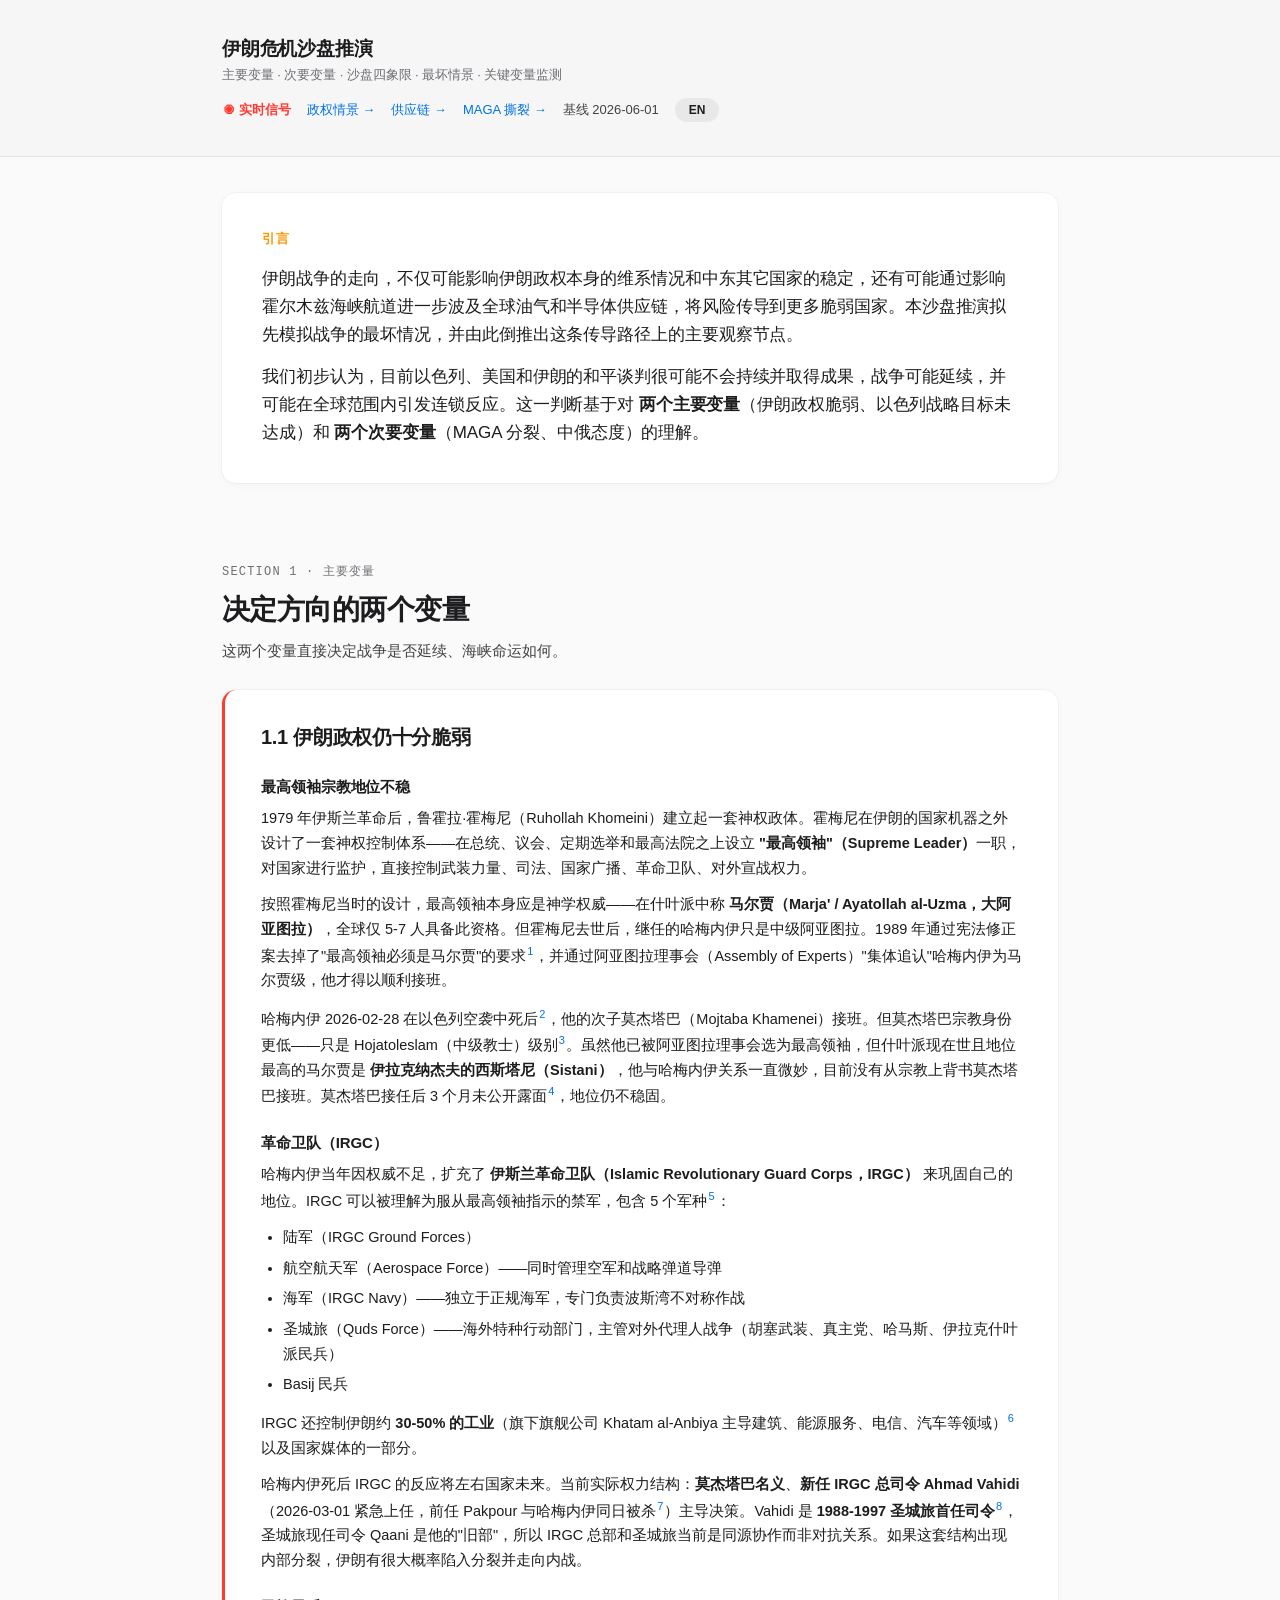
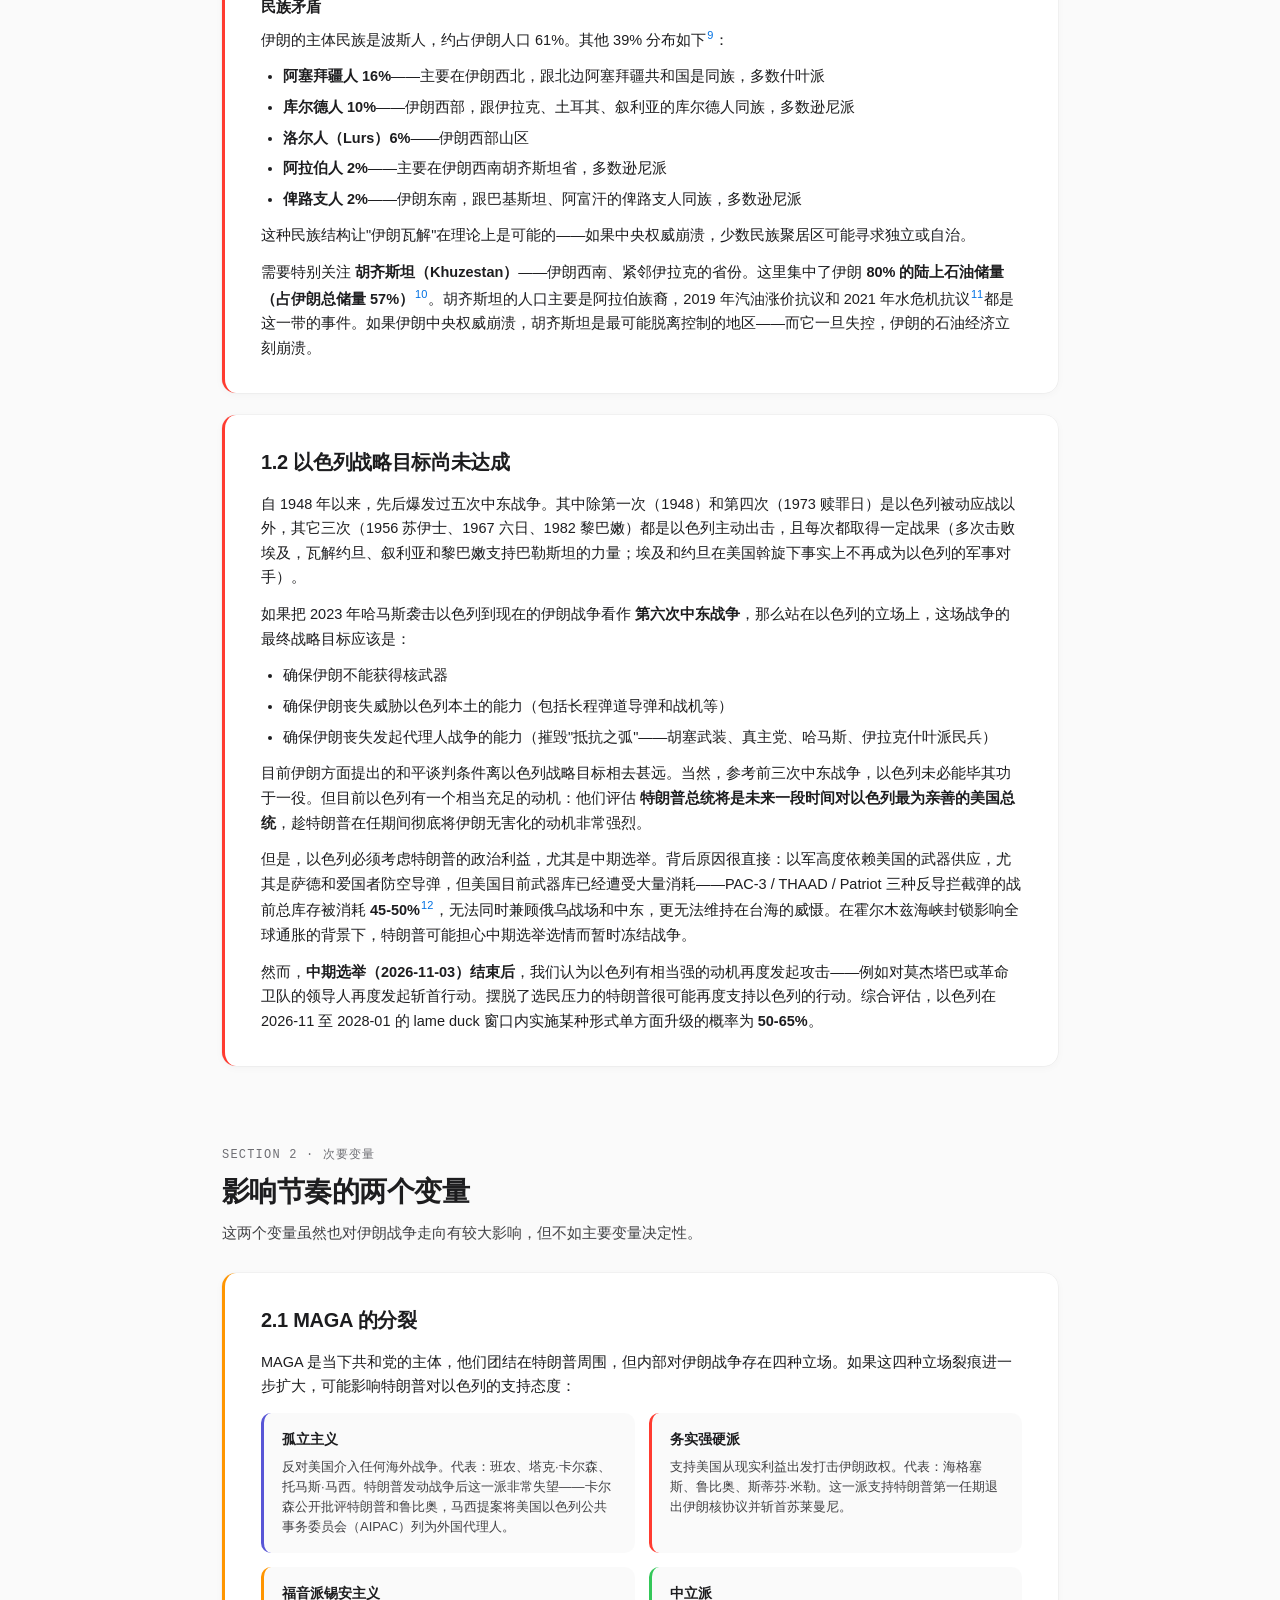
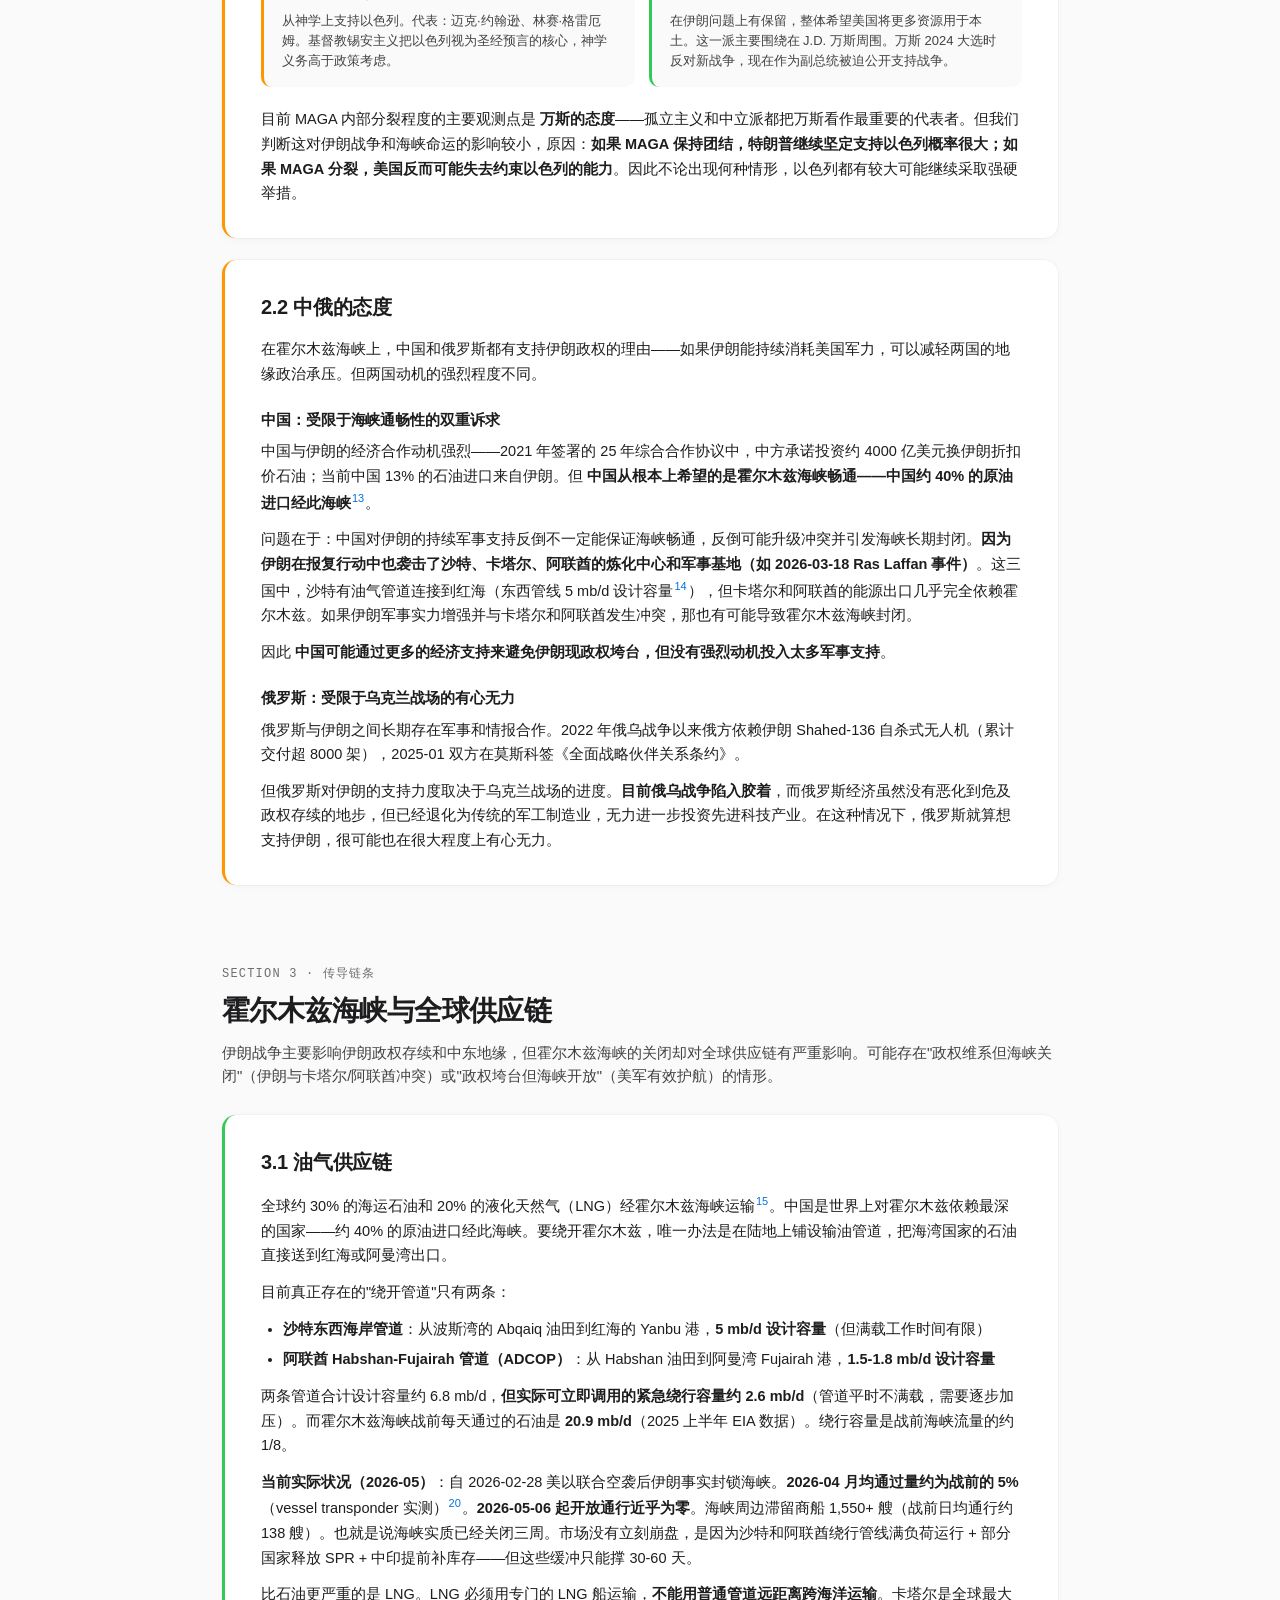
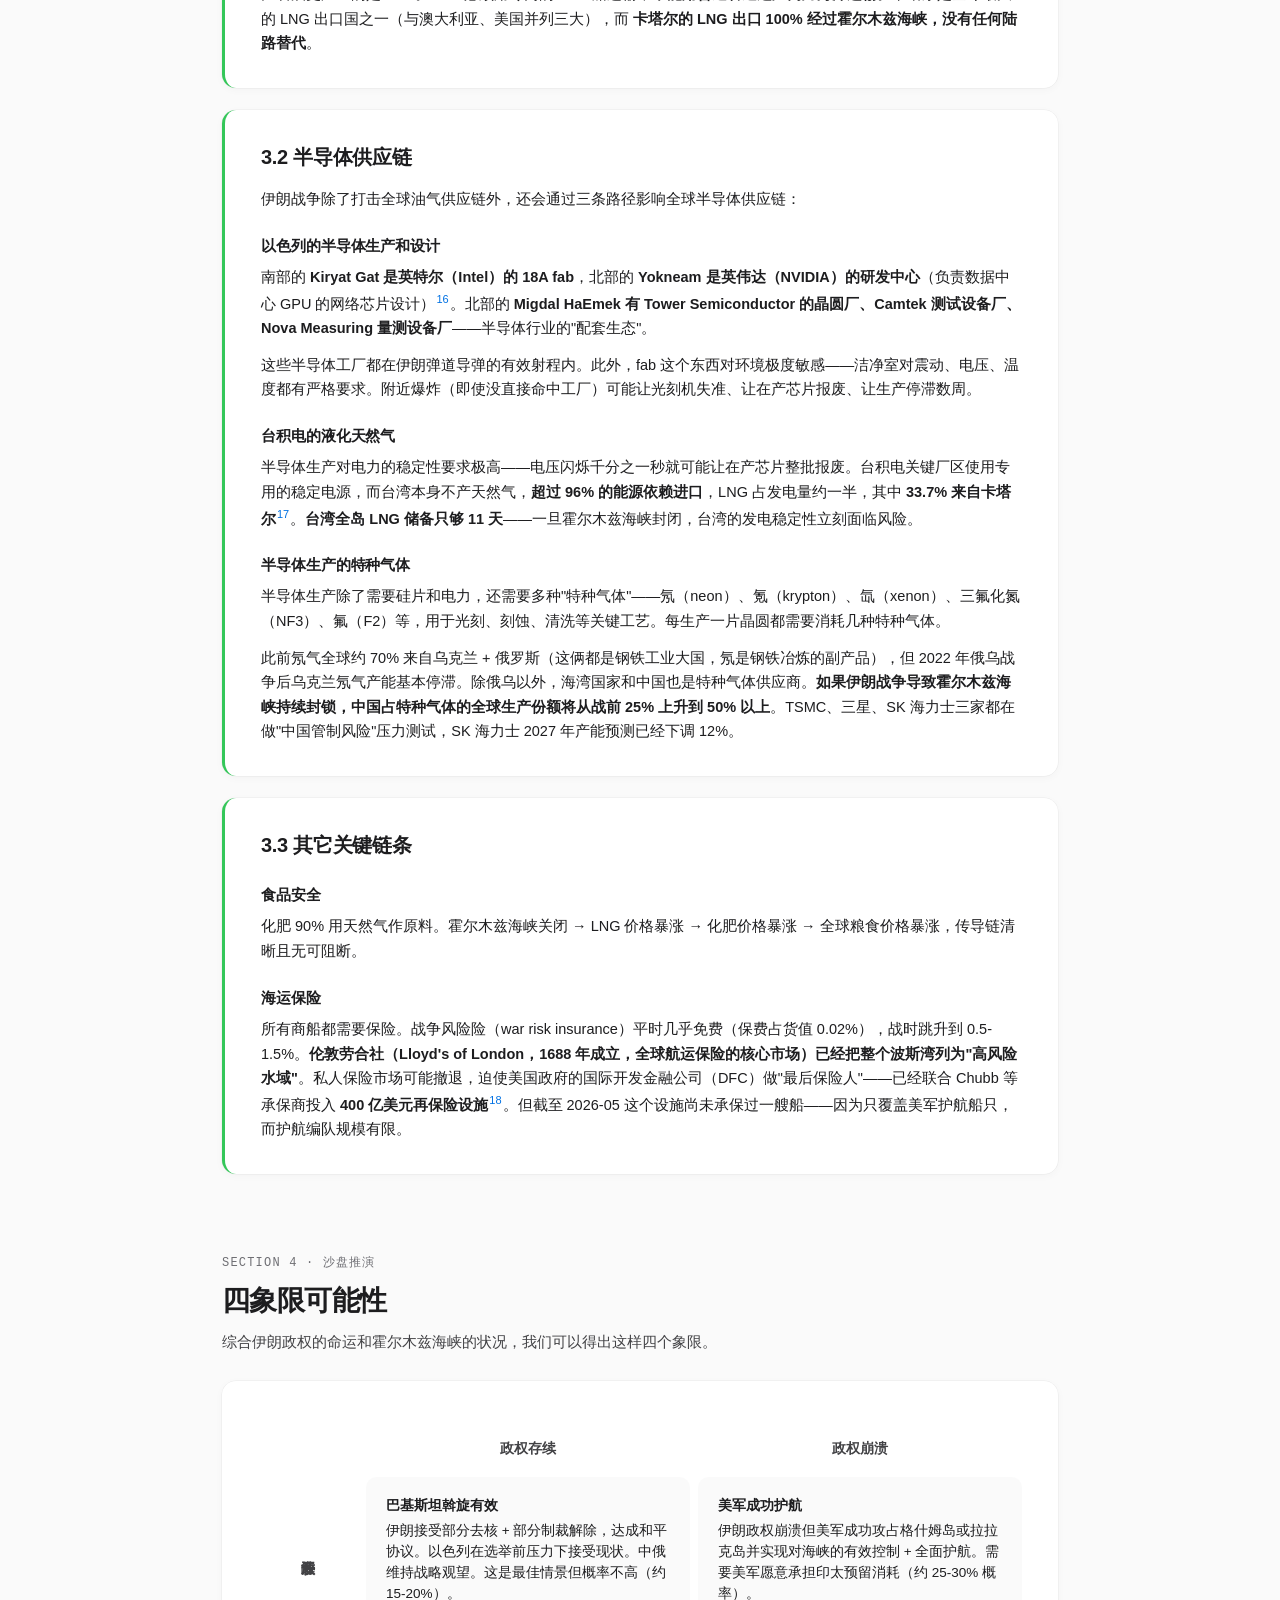
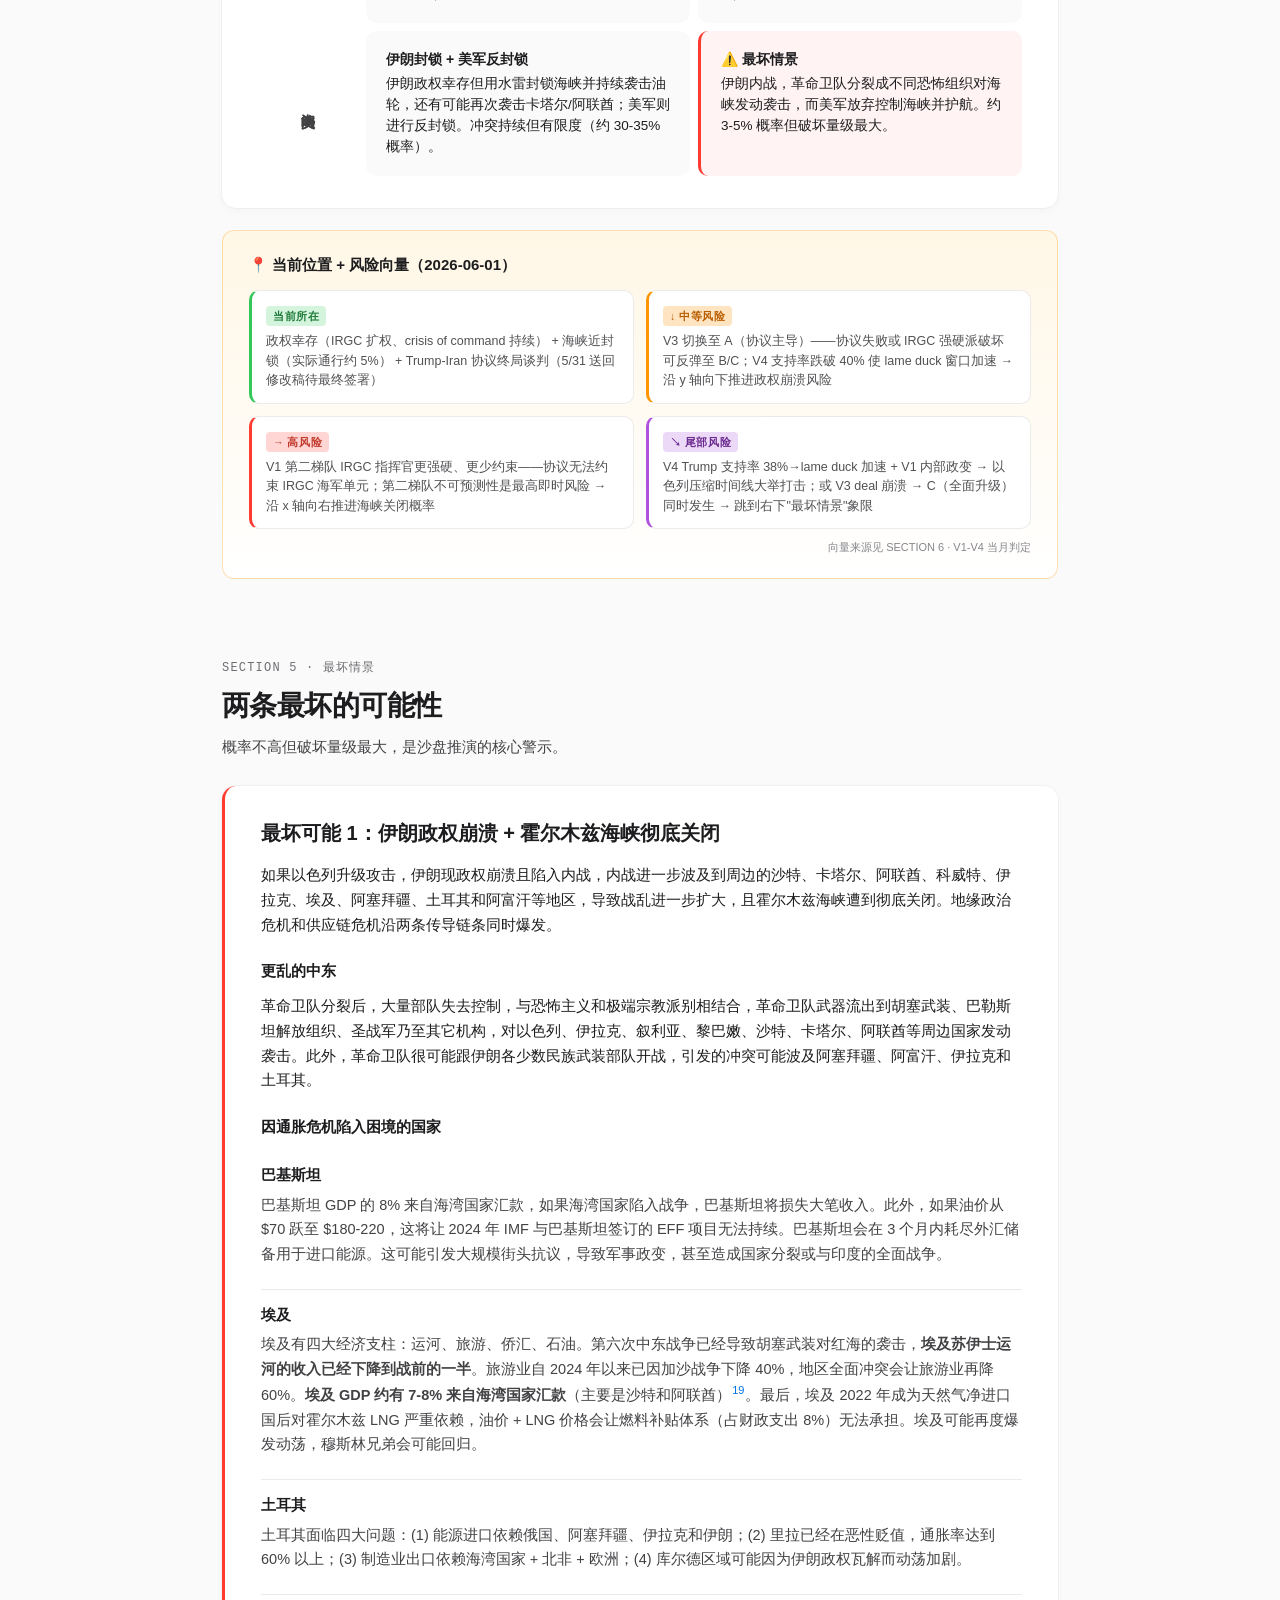
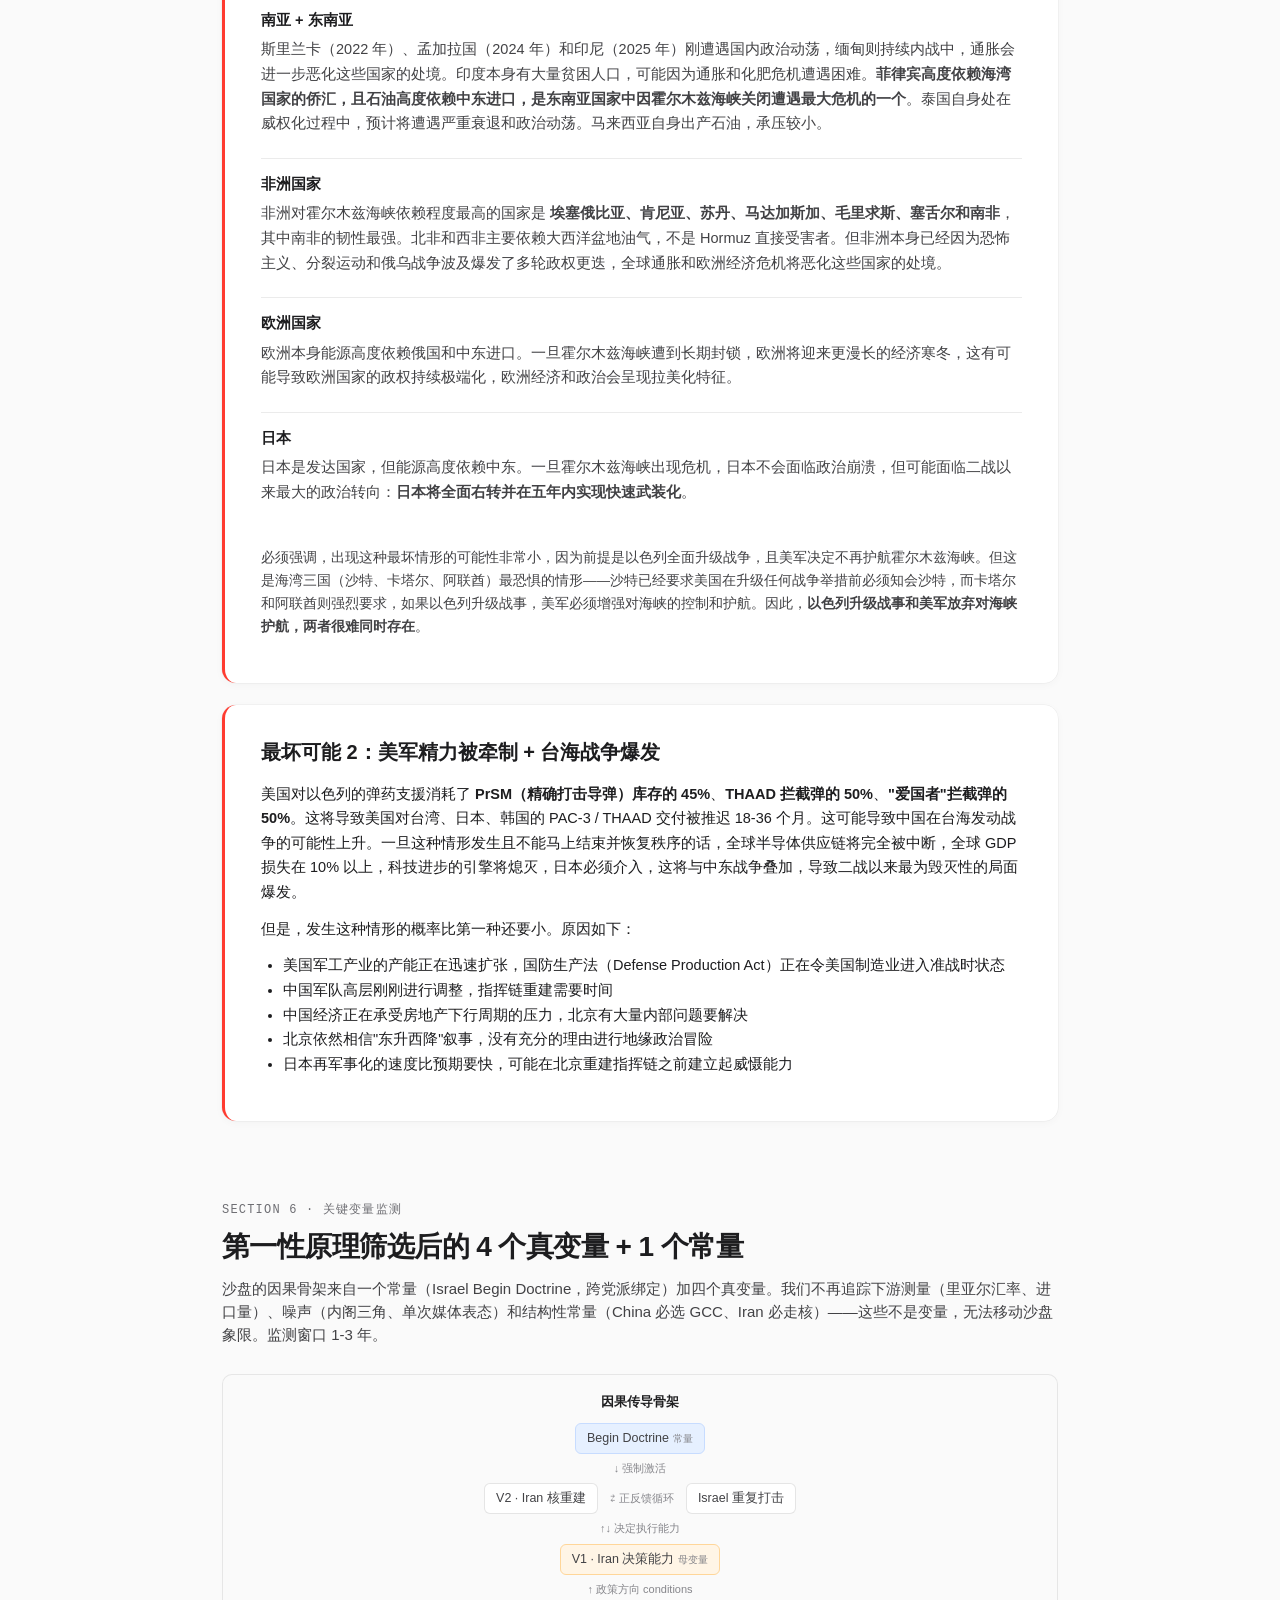
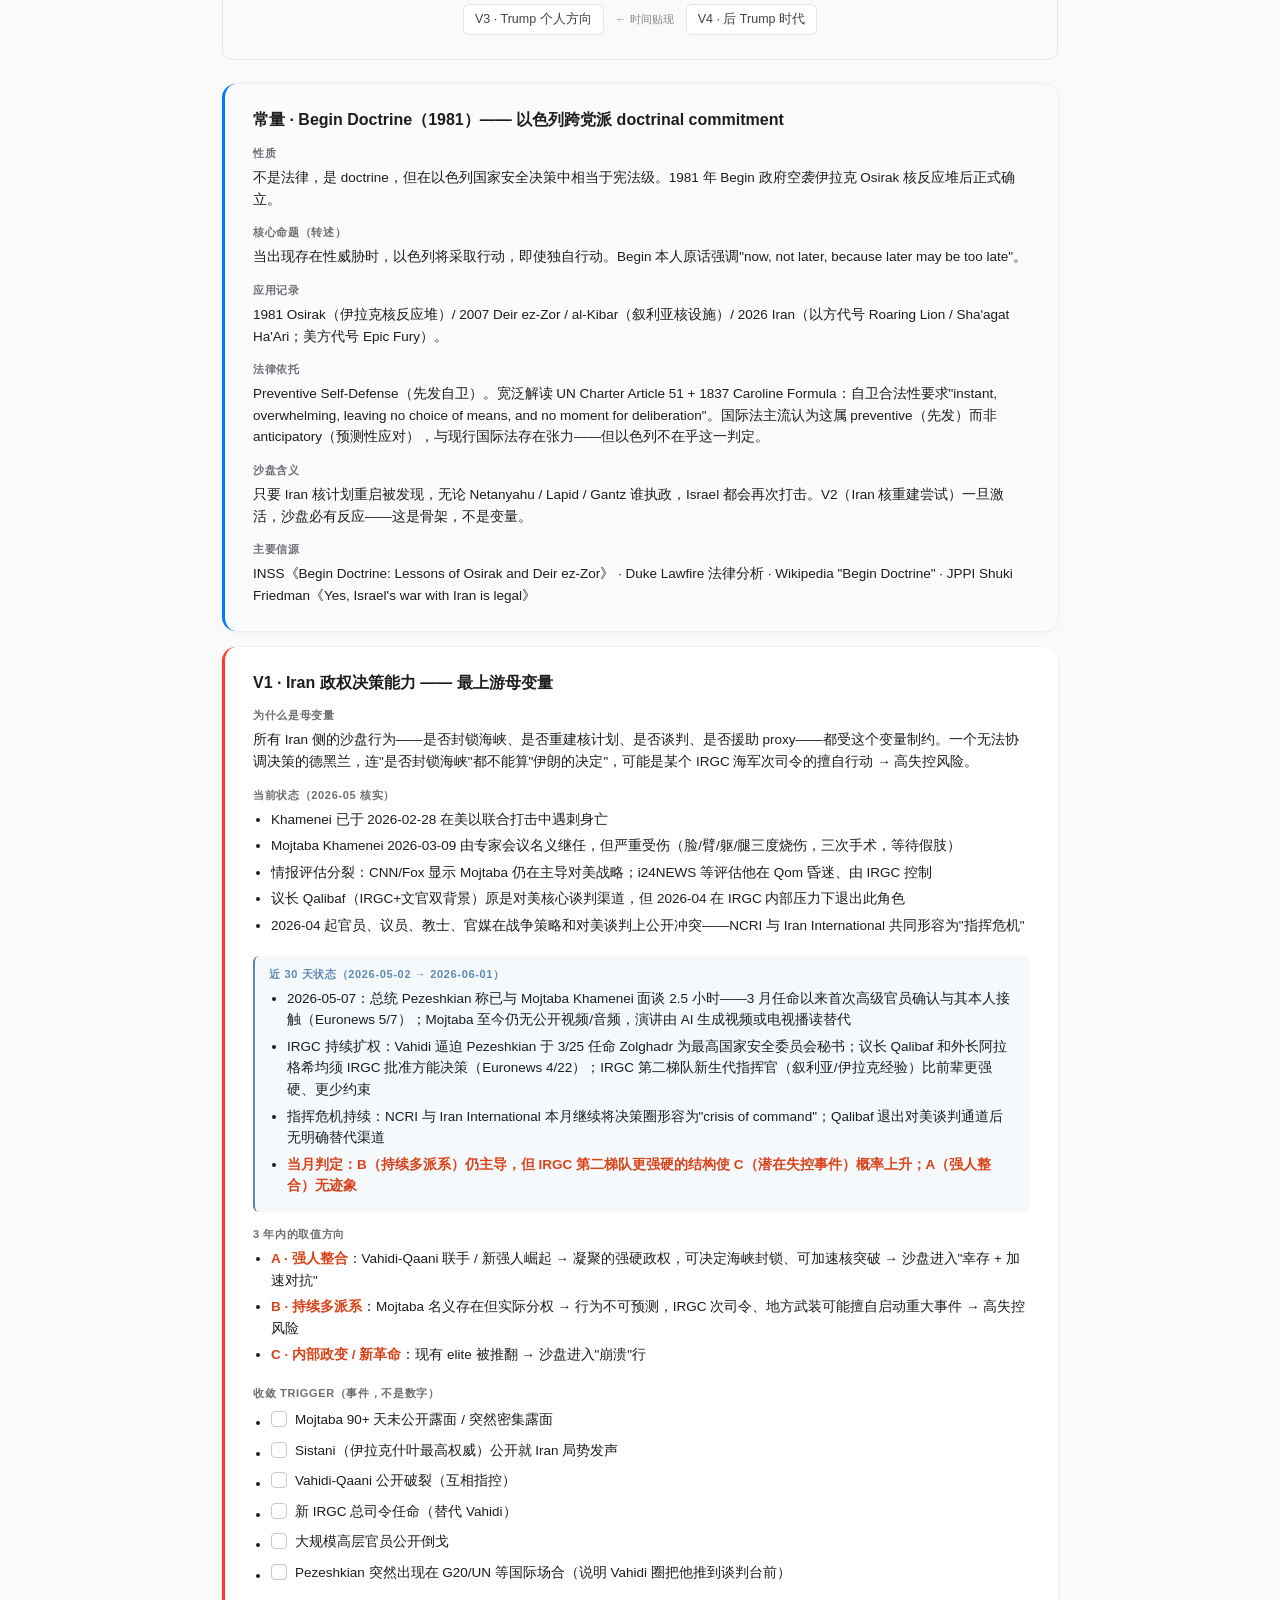
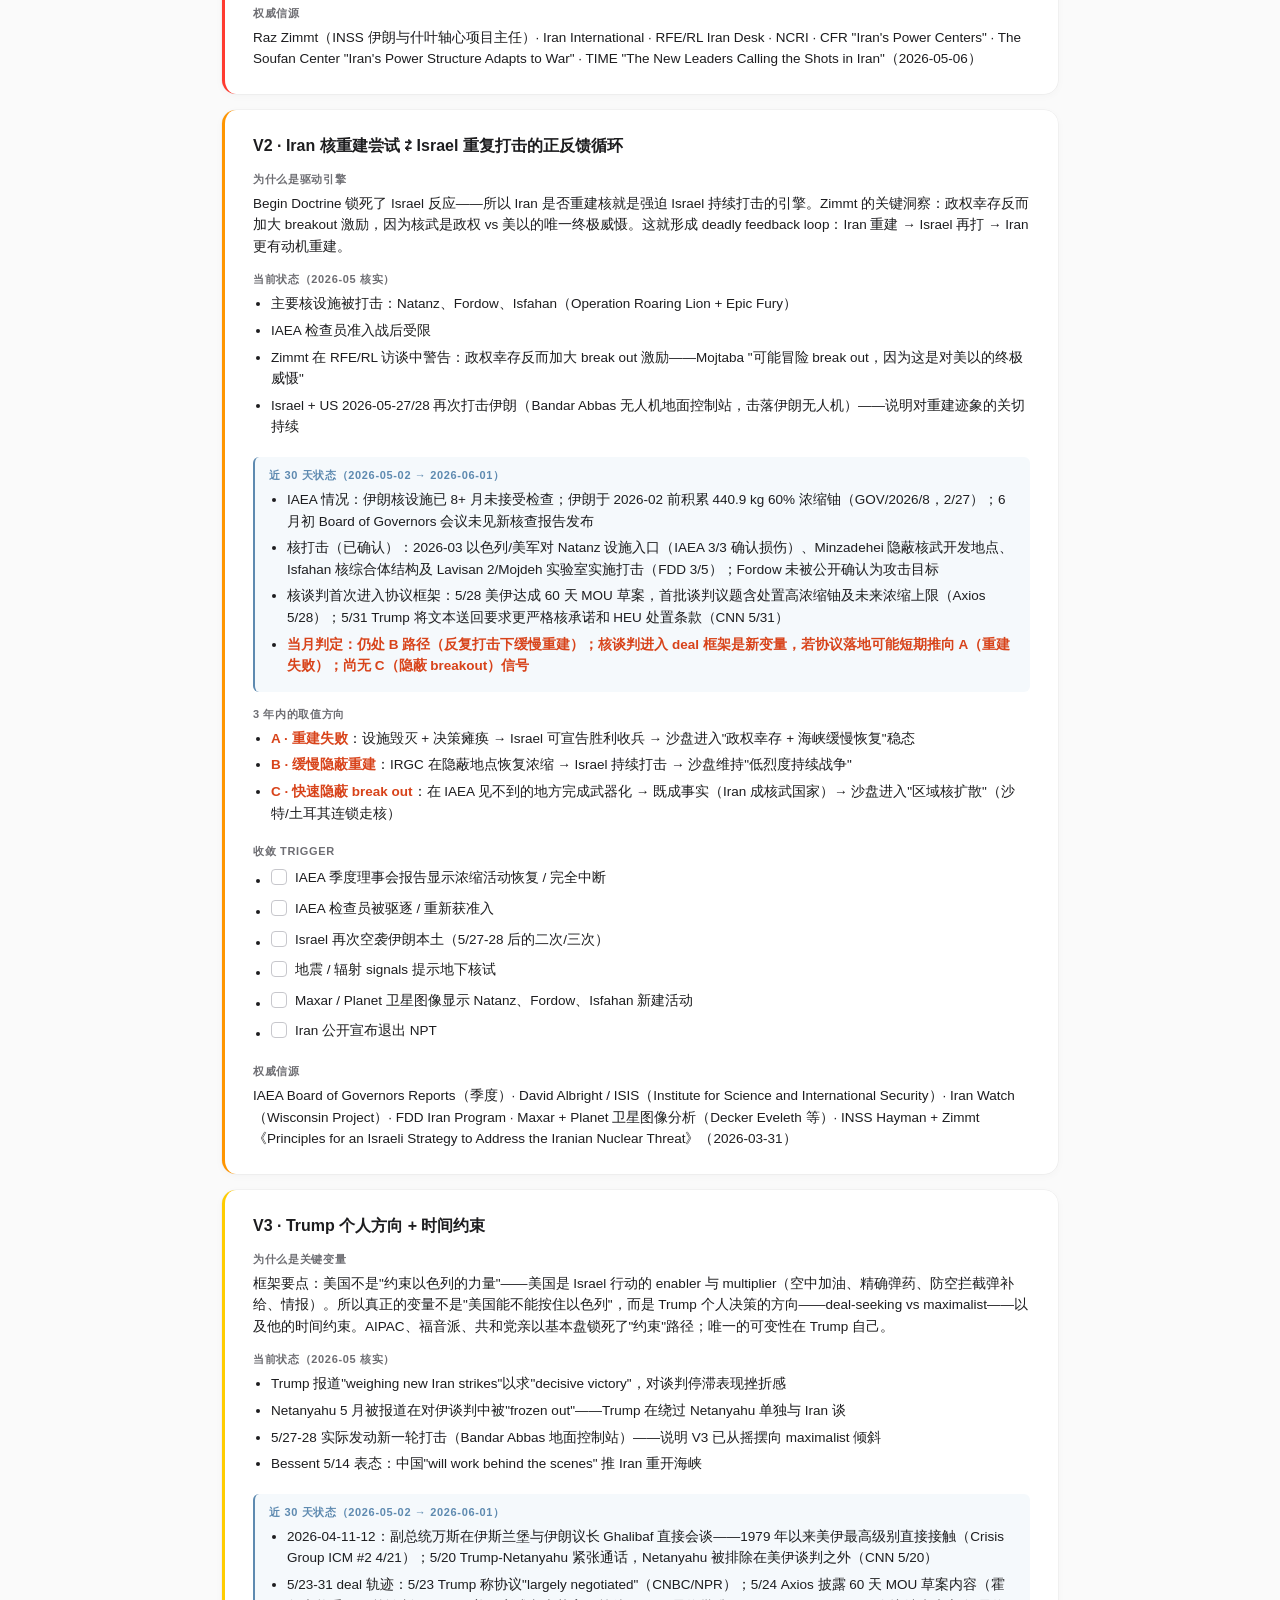
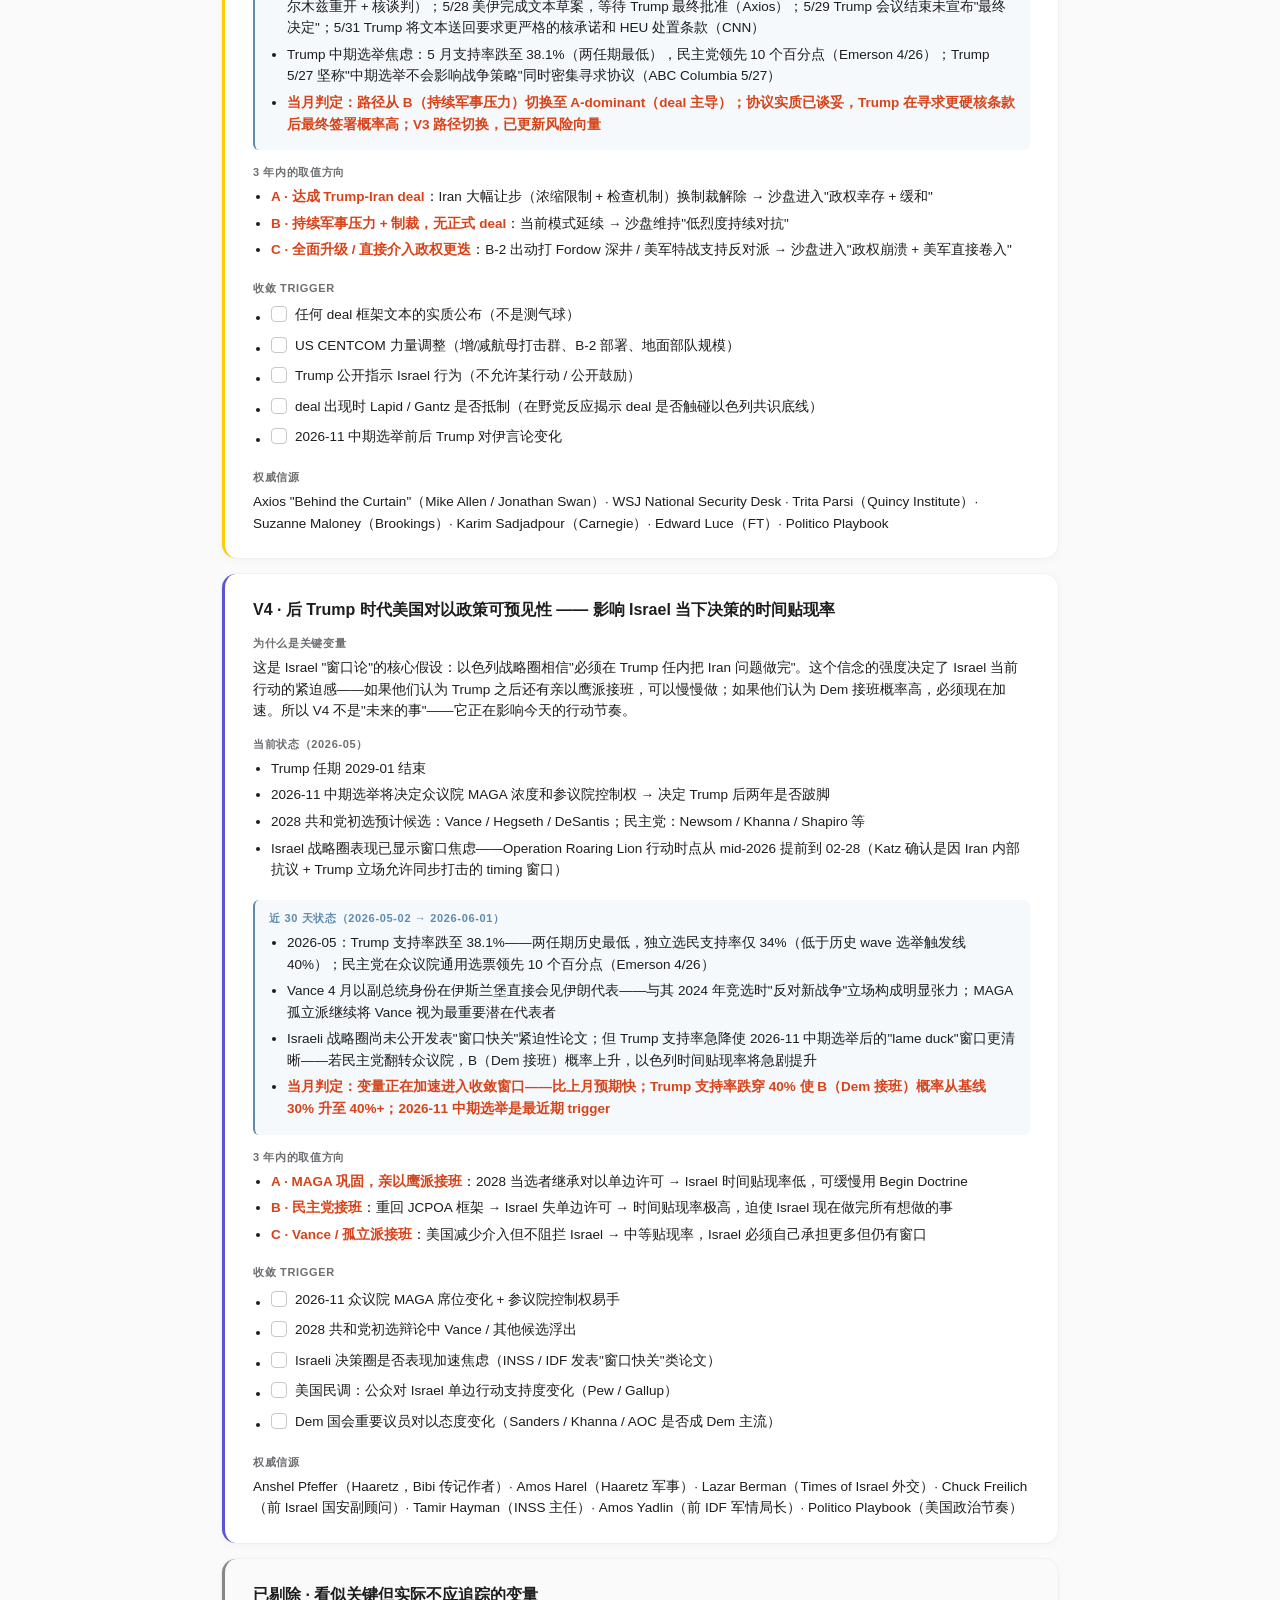
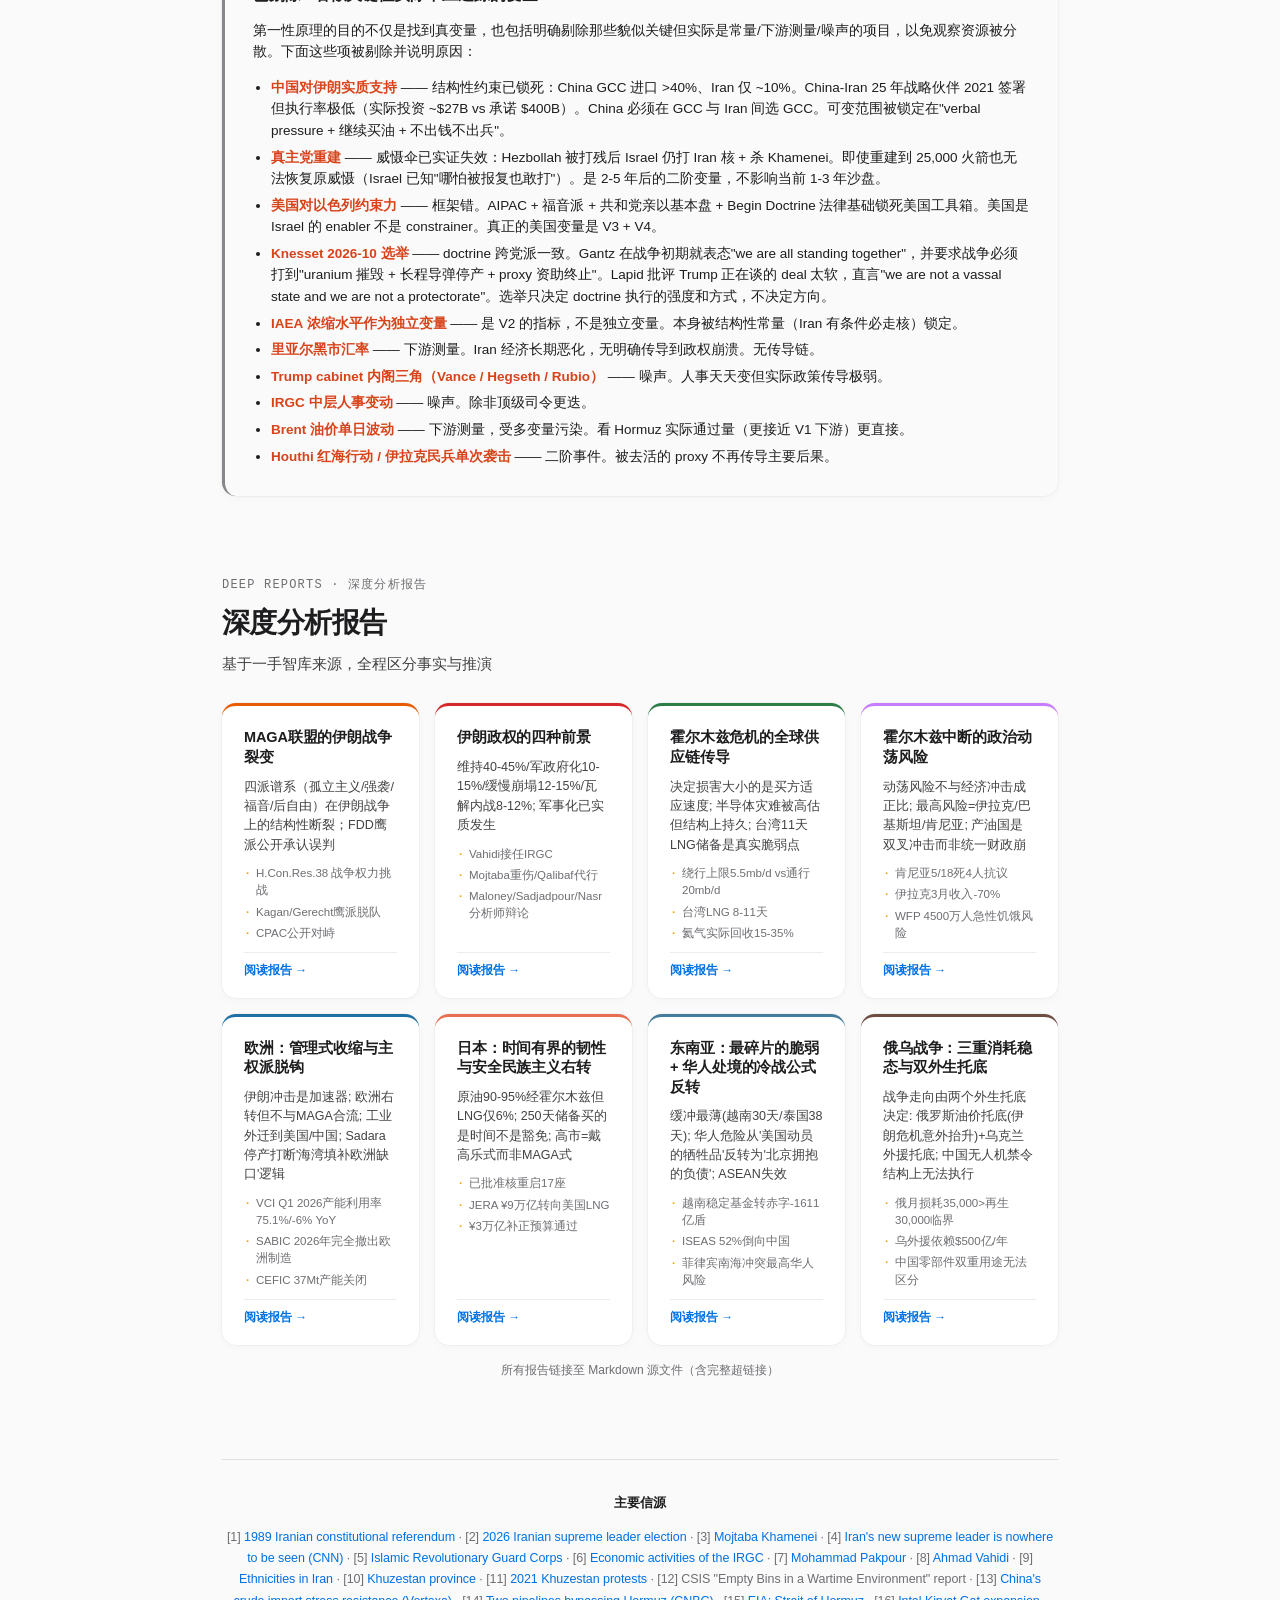
<file: dashboard/public/iran-war/index.html>
<!DOCTYPE html>
<html lang="zh-CN">
<head>
<meta charset="UTF-8">
<meta name="viewport" content="width=device-width, initial-scale=1.0">
<title>伊朗危机沙盘推演 · Iran Crisis Sandbox</title>
<link rel="stylesheet" href="regime-scenarios/css/scenarios.css">
<style>
:root { --content-max: 900px; --section-gap: 80px; }
body { background: #fafafa; }
body.lang-zh .lang-en-only { display: none; }
body.lang-en .lang-zh-only { display: none; }

.container { max-width: var(--content-max); margin: 0 auto; padding: 0 32px; }
.hdr-inner { max-width: var(--content-max); margin: 0 auto; padding: 18px 32px; display: flex; align-items: baseline; justify-content: space-between; flex-wrap: wrap; gap: 12px; }
.hdr h1 { font-size: 19px; font-weight: 600; margin: 0; letter-spacing: -0.01em; }
.hdr .sub { font-size: 13px; color: var(--label-3, #86868b); margin-top: 2px; }
.hdr-meta { display: flex; gap: 16px; align-items: center; font-size: 13px; color: var(--label-2, #515154); flex-wrap: wrap; }
.hdr-meta a { color: var(--blue, #0071e3); text-decoration: none; }
#lang-toggle { background: rgba(0,0,0,0.06); border: none; border-radius: 999px; padding: 5px 14px; font-size: 12px; font-weight: 600; cursor: pointer; color: var(--label, #1d1d1f); }
#lang-toggle:hover { background: rgba(0,0,0,0.1); }

.stance { background: #fff; border-radius: 14px; padding: 36px 40px; margin: 36px 0 var(--section-gap); box-shadow: 0 0 0 0.5px rgba(0,0,0,0.06), 0 2px 8px rgba(0,0,0,0.03); }
.stance h2 { font-size: 13px; font-weight: 600; letter-spacing: 0.08em; text-transform: uppercase; color: var(--orange, #ff9500); margin: 0 0 16px; }
.stance p { font-size: 17px; line-height: 1.65; color: var(--label, #1d1d1f); margin: 0 0 14px; letter-spacing: -0.005em; }
.stance p:last-child { margin-bottom: 0; }

.sec { margin-bottom: var(--section-gap); }
.sec-num { font-family: var(--font-mono, ui-monospace, monospace); font-size: 12px; color: var(--label-3, #86868b); letter-spacing: 0.1em; margin-bottom: 6px; }
.sec h2.sec-title { font-size: 28px; font-weight: 700; letter-spacing: -0.02em; margin: 0 0 8px; color: var(--label, #1d1d1f); }
.sec-sub { font-size: 15px; color: var(--label-2, #515154); margin-bottom: 28px; line-height: 1.55; }

.var-block { background: #fff; border-radius: 14px; padding: 32px 36px; margin-bottom: 22px; box-shadow: 0 0 0 0.5px rgba(0,0,0,0.06), 0 2px 8px rgba(0,0,0,0.03); border-left: 3px solid #5e8ab0; }
.var-block.major { border-left-color: #ff3b30; }
.var-block.minor { border-left-color: #ff9500; }
.var-block.supply { border-left-color: #34c759; }
.var-block h3 { font-size: 20px; font-weight: 700; margin: 0 0 14px; letter-spacing: -0.015em; }
.var-block h4 { font-size: 15px; font-weight: 600; margin: 22px 0 8px; color: var(--label, #1d1d1f); letter-spacing: -0.005em; }
.var-block p { font-size: 14.5px; line-height: 1.7; color: var(--label, #1d1d1f); margin: 0 0 12px; }
.var-block p:last-child { margin-bottom: 0; }
.var-block ul { margin: 0 0 12px; padding-left: 22px; font-size: 14.5px; line-height: 1.7; }
.var-block li { margin-bottom: 6px; }
.var-block a { color: var(--blue, #0071e3); text-decoration: none; }
.var-block a:hover { text-decoration: underline; }

sup.cite { color: var(--blue, #0071e3); font-weight: 500; font-size: 11px; padding: 0 1px; }
sup.cite a { color: inherit; text-decoration: none; }
sup.cite a:hover { text-decoration: underline; }

.faction-grid { display: grid; grid-template-columns: repeat(2, 1fr); gap: 14px; margin-top: 14px; }
.faction-card { background: rgba(0,0,0,0.02); border-radius: 10px; padding: 16px 18px; border-left: 3px solid #5e8ab0; }
.faction-card.paleo { border-left-color: #5856d6; }
.faction-card.hawk { border-left-color: #ff3b30; }
.faction-card.evangelical { border-left-color: #ff9500; }
.faction-card.postliberal { border-left-color: #34c759; }
.faction-card h5 { font-size: 14px; font-weight: 700; margin: 0 0 6px; }
.faction-card p { font-size: 13px; line-height: 1.55; color: var(--label-2, #515154); margin: 0; }

.quadrant-wrap { background: #fff; border-radius: 14px; padding: 32px 36px; margin-bottom: 22px; box-shadow: 0 0 0 0.5px rgba(0,0,0,0.06), 0 2px 8px rgba(0,0,0,0.03); }
.quadrant { display: grid; grid-template-columns: 100px 1fr 1fr; grid-template-rows: 40px 1fr 1fr; gap: 8px; margin-top: 16px; }
.q-corner { grid-column: 1; grid-row: 1; }
.q-col-head { grid-row: 1; display: flex; align-items: center; justify-content: center; font-weight: 600; font-size: 14px; color: var(--label-2, #515154); }
.q-row-head { grid-column: 1; display: flex; align-items: center; justify-content: center; text-align: center; font-weight: 600; font-size: 14px; color: var(--label-2, #515154); writing-mode: vertical-rl; text-orientation: mixed; }
body.lang-en .q-row-head { writing-mode: horizontal-tb; font-size: 12px; }
.q-cell { background: rgba(0,0,0,0.02); border-radius: 10px; padding: 18px 20px; font-size: 13.5px; line-height: 1.55; color: var(--label, #1d1d1f); }
.q-cell.worst { background: rgba(255, 59, 48, 0.06); border-left: 3px solid #ff3b30; }
.q-cell .q-label { font-weight: 700; font-size: 14px; margin-bottom: 4px; display: block; }

.worst-block { background: #fff; border-radius: 14px; padding: 32px 36px; margin-bottom: 22px; box-shadow: 0 0 0 0.5px rgba(0,0,0,0.06), 0 2px 8px rgba(0,0,0,0.03); border-left: 3px solid #ff3b30; }
.worst-block h3 { font-size: 20px; font-weight: 700; margin: 0 0 14px; }
.worst-block h4 { font-size: 15px; font-weight: 600; margin: 22px 0 12px; }
.country-row { border-top: 0.5px solid rgba(0,0,0,0.08); padding: 14px 0 10px; }
.country-row:first-of-type { border-top: none; }
.country-row h5 { font-size: 14.5px; font-weight: 700; margin: 0 0 6px; color: var(--label, #1d1d1f); }
.country-row p { font-size: 13.5px; line-height: 1.65; color: var(--label-2, #515154); margin: 0; }
.worst-block p { font-size: 14.5px; line-height: 1.7; margin: 0 0 12px; }
.worst-block ul { font-size: 14.5px; line-height: 1.7; margin: 0 0 12px; padding-left: 22px; }

.obs-tier { background: #fff; border-radius: 14px; padding: 24px 28px; margin-bottom: 16px; box-shadow: 0 0 0 0.5px rgba(0,0,0,0.06), 0 2px 8px rgba(0,0,0,0.03); border-left: 3px solid #5e8ab0; }
.obs-tier.t1 { border-left-color: #ff3b30; }
.obs-tier.t2 { border-left-color: #ff9500; }
.obs-tier.t3 { border-left-color: #ffcc00; }
.obs-tier.t4 { border-left-color: #5856d6; }
.obs-tier h4 { font-size: 16px; font-weight: 700; margin: 0 0 12px; }
.obs-tier table { width: 100%; border-collapse: collapse; font-size: 13px; }
.obs-tier th, .obs-tier td { text-align: left; padding: 8px 10px; border-bottom: 0.5px solid rgba(0,0,0,0.06); vertical-align: top; line-height: 1.5; }
.obs-tier th { font-weight: 600; color: var(--label-3, #86868b); font-size: 11.5px; text-transform: uppercase; letter-spacing: 0.05em; }
.obs-tier.constant-box { border-left-color: #007aff; background: #fafbfc; }
.obs-tier.excluded { border-left-color: #86868b; background: #fafafa; }
.var-body { display: flex; flex-direction: column; gap: 14px; margin-top: 10px; }
.var-row h5 { font-size: 11px; font-weight: 700; color: var(--label-3, #86868b); margin: 0 0 5px; text-transform: uppercase; letter-spacing: 0.06em; }
.var-row p { font-size: 13.5px; color: var(--label, #1d1d1f); margin: 0; line-height: 1.6; }
.var-row ul { font-size: 13.5px; color: var(--label, #1d1d1f); margin: 0; padding-left: 18px; line-height: 1.6; }
.var-row li { margin-bottom: 5px; }
.var-row li b { color: #d8431a; font-weight: 600; }
.causal-chain { background: #fafafa; border: 0.5px solid rgba(0,0,0,0.08); border-radius: 10px; padding: 18px 20px; margin-bottom: 24px; font-size: 12.5px; color: var(--label-2, #515154); }
.cc-row { display: flex; flex-wrap: wrap; align-items: center; justify-content: center; gap: 8px; margin: 6px 0; }
.cc-box { background: #fff; padding: 5px 11px; border-radius: 6px; border: 0.5px solid rgba(0,0,0,0.1); font-weight: 500; font-size: 12.5px; }
.cc-box small { color: #86868b; font-weight: 400; margin-left: 4px; }
.cc-box.constant { background: #e6f0ff; border-color: #c7dcff; }
.cc-box.upstream { background: #fff5e6; border-color: #ffd699; }
.cc-arrow { text-align: center; color: #86868b; font-size: 11px; margin: 4px 0; }
.cc-link { color: #86868b; font-size: 11px; padding: 0 4px; }

.position-overlay { background: linear-gradient(180deg, #fff7e6 0%, #fff 100%); border: 0.5px solid rgba(255,149,0,0.3); border-radius: 12px; padding: 22px 26px; margin: 18px 0 22px; }
.po-title { font-weight: 700; font-size: 15px; margin-bottom: 14px; color: #1d1d1f; }
.po-grid { display: grid; grid-template-columns: 1fr 1fr; gap: 12px; }
.po-cell { background: #fff; border-radius: 10px; padding: 12px 14px; border: 0.5px solid rgba(0,0,0,0.08); }
.po-cell.now-here { border-left: 3px solid #34c759; }
.po-cell.vec.down { border-left: 3px solid #ff9500; }
.po-cell.vec.right { border-left: 3px solid #ff3b30; }
.po-cell.vec.diag { border-left: 3px solid #af52de; }
.po-cell p { margin: 0; font-size: 12.5px; line-height: 1.55; color: #515154; }
.po-tag { display: inline-block; font-size: 10.5px; font-weight: 700; letter-spacing: 0.05em; padding: 2px 7px; border-radius: 4px; margin-bottom: 6px; }
.po-tag.now { background: #d4f4dd; color: #1f7a3a; }
.po-tag.risk { background: #ffe4c2; color: #b85d00; }
.po-tag.risk-high { background: #ffd6d3; color: #c0392b; }
.po-tag.risk-tail { background: #ecd9f7; color: #6b2a8f; }
.po-foot { margin-top: 10px; font-size: 11px; color: #86868b; text-align: right; }
@media (max-width: 600px) { .po-grid { grid-template-columns: 1fr; } }
.var-row.recent-status { background: #f5f9fc; border-left: 2px solid #5e8ab0; padding: 10px 14px; border-radius: 6px; }
.var-row.recent-status h5 { color: #5e8ab0; }
.trigger-check { display: flex; align-items: flex-start; cursor: pointer; gap: 8px; padding: 2px 0; }
.trigger-check input[type="checkbox"] { display: none; }
.ck-mark { flex-shrink: 0; width: 16px; height: 16px; border: 1.5px solid #c7c7cc; border-radius: 4px; margin-top: 2px; background: #fff; position: relative; transition: all 0.15s; }
.trigger-check input:checked + .ck-mark { background: #34c759; border-color: #34c759; }
.trigger-check input:checked + .ck-mark::after { content: ""; position: absolute; left: 4px; top: 0.5px; width: 5px; height: 9px; border: solid #fff; border-width: 0 2px 2px 0; transform: rotate(45deg); }
.ck-content { flex: 1; }
.trigger-check input:checked ~ .ck-content { color: #86868b; text-decoration: line-through; text-decoration-color: rgba(134,134,139,0.5); }

.footer { border-top: 0.5px solid rgba(0,0,0,0.1); padding: 32px 0 60px; font-size: 12.5px; color: var(--label-3, #86868b); line-height: 1.7; }
.footer h4 { font-size: 13px; font-weight: 600; color: var(--label, #1d1d1f); margin: 0 0 8px; }
.footer a { color: var(--blue, #0071e3); text-decoration: none; }

@media (max-width: 700px) {
  .faction-grid { grid-template-columns: 1fr; }
  .quadrant { grid-template-columns: 60px 1fr 1fr; }
  .container { padding: 0 20px; }
}
</style>
</head>
<body class="lang-zh">

<header class="hdr">
  <div class="hdr-inner">
    <div>
      <h1><span class="lang-zh-only">伊朗危机沙盘推演</span><span class="lang-en-only">Iran Crisis Sandbox</span></h1>
      <div class="sub">
        <span class="lang-zh-only">主要变量 · 次要变量 · 沙盘四象限 · 最坏情景 · 关键变量监测</span>
        <span class="lang-en-only">Primary &amp; Secondary Variables · 2×2 Quadrants · Worst Case · Key Variable Monitoring</span>
      </div>
    </div>
    <nav class="hdr-meta">
      <a href="live/" style="color: #ff3b30; font-weight: 600;">
        <span class="lang-zh-only">⦿ 实时信号</span>
        <span class="lang-en-only">⦿ Live Signals</span>
      </a>
      <a href="regime-scenarios/">
        <span class="lang-zh-only">政权情景 →</span>
        <span class="lang-en-only">Regime →</span>
      </a>
      <a href="supply-chain/">
        <span class="lang-zh-only">供应链 →</span>
        <span class="lang-en-only">Supply Chain →</span>
      </a>
      <a href="maga-split/">
        <span class="lang-zh-only">MAGA 撕裂 →</span>
        <span class="lang-en-only">MAGA Split →</span>
      </a>
      <span>
        <span class="lang-zh-only">基线 2026-06-01</span>
        <span class="lang-en-only">Baseline 2026-06-01</span>
      </span>
      <button id="lang-toggle">EN</button>
    </nav>
  </div>
</header>

<main class="container">

<section class="stance">
  <h2><span class="lang-zh-only">引言</span><span class="lang-en-only">Premise</span></h2>
  <div class="lang-zh-only">
    <p>伊朗战争的走向，不仅可能影响伊朗政权本身的维系情况和中东其它国家的稳定，还有可能通过影响霍尔木兹海峡航道进一步波及全球油气和半导体供应链，将风险传导到更多脆弱国家。本沙盘推演拟先模拟战争的最坏情况，并由此倒推出这条传导路径上的主要观察节点。</p>
    <p>我们初步认为，目前以色列、美国和伊朗的和平谈判很可能不会持续并取得成果，战争可能延续，并可能在全球范围内引发连锁反应。这一判断基于对 <strong>两个主要变量</strong>（伊朗政权脆弱、以色列战略目标未达成）和 <strong>两个次要变量</strong>（MAGA 分裂、中俄态度）的理解。</p>
  </div>
  <div class="lang-en-only">
    <p>The trajectory of the Iran war affects more than just the regime's survival and Middle East stability. By controlling the Strait of Hormuz, it can transmit risk to global oil, gas, and semiconductor supply chains — and from there to a long list of vulnerable countries. This sandbox first models the worst case, then works backward to identify the main observation nodes along the transmission path.</p>
    <p>Our initial assessment: the current Israel–US–Iran peace negotiations are unlikely to hold or produce results. The war will probably continue and could trigger global chain reactions. This judgment rests on <strong>two primary variables</strong> (Iran regime fragility, Israel's strategic objectives unmet) and <strong>two secondary variables</strong> (MAGA fracture, China–Russia posture).</p>
  </div>
</section>

<section class="sec">
  <div class="sec-num">
    <span class="lang-zh-only">SECTION 1 · 主要变量</span>
    <span class="lang-en-only">SECTION 1 · PRIMARY VARIABLES</span>
  </div>
  <h2 class="sec-title">
    <span class="lang-zh-only">决定方向的两个变量</span>
    <span class="lang-en-only">The Two Variables That Set Direction</span>
  </h2>
  <div class="sec-sub">
    <span class="lang-zh-only">这两个变量直接决定战争是否延续、海峡命运如何。</span>
    <span class="lang-en-only">These two variables directly determine whether the war continues and what happens to the strait.</span>
  </div>

  <div class="var-block major">
    <h3>
      <span class="lang-zh-only">1.1 伊朗政权仍十分脆弱</span>
      <span class="lang-en-only">1.1 The Iranian Regime Remains Highly Fragile</span>
    </h3>

    <div class="lang-zh-only">
      <h4>最高领袖宗教地位不稳</h4>
      <p>1979 年伊斯兰革命后，鲁霍拉·霍梅尼（Ruhollah Khomeini）建立起一套神权政体。霍梅尼在伊朗的国家机器之外设计了一套神权控制体系——在总统、议会、定期选举和最高法院之上设立 <strong>"最高领袖"（Supreme Leader）</strong>一职，对国家进行监护，直接控制武装力量、司法、国家广播、革命卫队、对外宣战权力。</p>
      <p>按照霍梅尼当时的设计，最高领袖本身应是神学权威——在什叶派中称 <strong>马尔贾（Marja' / Ayatollah al-Uzma，大阿亚图拉）</strong>，全球仅 5-7 人具备此资格。但霍梅尼去世后，继任的哈梅内伊只是中级阿亚图拉。1989 年通过宪法修正案去掉了"最高领袖必须是马尔贾"的要求<sup class="cite"><a href="https://en.wikipedia.org/wiki/1989_Iranian_constitutional_referendum" target="_blank">1</a></sup>，并通过阿亚图拉理事会（Assembly of Experts）"集体追认"哈梅内伊为马尔贾级，他才得以顺利接班。</p>
      <p>哈梅内伊 2026-02-28 在以色列空袭中死后<sup class="cite"><a href="https://en.wikipedia.org/wiki/2026_Iranian_supreme_leader_election" target="_blank">2</a></sup>，他的次子莫杰塔巴（Mojtaba Khamenei）接班。但莫杰塔巴宗教身份更低——只是 Hojatoleslam（中级教士）级别<sup class="cite"><a href="https://en.wikipedia.org/wiki/Mojtaba_Khamenei" target="_blank">3</a></sup>。虽然他已被阿亚图拉理事会选为最高领袖，但什叶派现在世且地位最高的马尔贾是 <strong>伊拉克纳杰夫的西斯塔尼（Sistani）</strong>，他与哈梅内伊关系一直微妙，目前没有从宗教上背书莫杰塔巴接班。莫杰塔巴接任后 3 个月未公开露面<sup class="cite"><a href="https://www.cnn.com/2026/04/21/middleeast/iran-supreme-leader-intl" target="_blank">4</a></sup>，地位仍不稳固。</p>

      <h4>革命卫队（IRGC）</h4>
      <p>哈梅内伊当年因权威不足，扩充了 <strong>伊斯兰革命卫队（Islamic Revolutionary Guard Corps，IRGC）</strong> 来巩固自己的地位。IRGC 可以被理解为服从最高领袖指示的禁军，包含 5 个军种<sup class="cite"><a href="https://en.wikipedia.org/wiki/Islamic_Revolutionary_Guard_Corps" target="_blank">5</a></sup>：</p>
      <ul>
        <li>陆军（IRGC Ground Forces）</li>
        <li>航空航天军（Aerospace Force）——同时管理空军和战略弹道导弹</li>
        <li>海军（IRGC Navy）——独立于正规海军，专门负责波斯湾不对称作战</li>
        <li>圣城旅（Quds Force）——海外特种行动部门，主管对外代理人战争（胡塞武装、真主党、哈马斯、伊拉克什叶派民兵）</li>
        <li>Basij 民兵</li>
      </ul>
      <p>IRGC 还控制伊朗约 <strong>30-50% 的工业</strong>（旗下旗舰公司 Khatam al-Anbiya 主导建筑、能源服务、电信、汽车等领域）<sup class="cite"><a href="https://en.wikipedia.org/wiki/Economic_activities_of_the_Iranian_Revolutionary_Guard_Corps" target="_blank">6</a></sup>以及国家媒体的一部分。</p>
      <p>哈梅内伊死后 IRGC 的反应将左右国家未来。当前实际权力结构：<strong>莫杰塔巴名义</strong>、<strong>新任 IRGC 总司令 Ahmad Vahidi</strong>（2026-03-01 紧急上任，前任 Pakpour 与哈梅内伊同日被杀<sup class="cite"><a href="https://en.wikipedia.org/wiki/Mohammad_Pakpour" target="_blank">7</a></sup>）主导决策。Vahidi 是 <strong>1988-1997 圣城旅首任司令</strong><sup class="cite"><a href="https://en.wikipedia.org/wiki/Ahmad_Vahidi" target="_blank">8</a></sup>，圣城旅现任司令 Qaani 是他的"旧部"，所以 IRGC 总部和圣城旅当前是同源协作而非对抗关系。如果这套结构出现内部分裂，伊朗有很大概率陷入分裂并走向内战。</p>

      <h4>民族矛盾</h4>
      <p>伊朗的主体民族是波斯人，约占伊朗人口 61%。其他 39% 分布如下<sup class="cite"><a href="https://en.wikipedia.org/wiki/Ethnicities_in_Iran" target="_blank">9</a></sup>：</p>
      <ul>
        <li><strong>阿塞拜疆人 16%</strong>——主要在伊朗西北，跟北边阿塞拜疆共和国是同族，多数什叶派</li>
        <li><strong>库尔德人 10%</strong>——伊朗西部，跟伊拉克、土耳其、叙利亚的库尔德人同族，多数逊尼派</li>
        <li><strong>洛尔人（Lurs）6%</strong>——伊朗西部山区</li>
        <li><strong>阿拉伯人 2%</strong>——主要在伊朗西南胡齐斯坦省，多数逊尼派</li>
        <li><strong>俾路支人 2%</strong>——伊朗东南，跟巴基斯坦、阿富汗的俾路支人同族，多数逊尼派</li>
      </ul>
      <p>这种民族结构让"伊朗瓦解"在理论上是可能的——如果中央权威崩溃，少数民族聚居区可能寻求独立或自治。</p>
      <p>需要特别关注 <strong>胡齐斯坦（Khuzestan）</strong>——伊朗西南、紧邻伊拉克的省份。这里集中了伊朗 <strong>80% 的陆上石油储量（占伊朗总储量 57%）</strong><sup class="cite"><a href="https://en.wikipedia.org/wiki/Khuzestan_province" target="_blank">10</a></sup>。胡齐斯坦的人口主要是阿拉伯族裔，2019 年汽油涨价抗议和 2021 年水危机抗议<sup class="cite"><a href="https://en.wikipedia.org/wiki/2021_Khuzestan_protests" target="_blank">11</a></sup>都是这一带的事件。如果伊朗中央权威崩溃，胡齐斯坦是最可能脱离控制的地区——而它一旦失控，伊朗的石油经济立刻崩溃。</p>
    </div>

    <div class="lang-en-only">
      <h4>The Supreme Leader's religious authority is unstable</h4>
      <p>After the 1979 Islamic Revolution, Ruhollah Khomeini built a theocratic system. Outside the regular state apparatus he designed a separate clerical control structure, placing a <strong>"Supreme Leader"</strong> position above the president, parliament, periodic elections, and the supreme court — a guardianship over the state, with direct control over the armed forces, judiciary, national broadcasting, the Revolutionary Guards, and the power to declare war.</p>
      <p>Per Khomeini's original design, the Supreme Leader had to be a top theological authority — what Shia Islam calls a <strong>Marja' (Ayatollah al-Uzma, Grand Ayatollah)</strong>, of which only 5–7 exist worldwide. But when Khomeini died, his successor Khamenei was only a mid-rank ayatollah. The 1989 constitutional amendment removed the requirement that the Supreme Leader be a marja'<sup class="cite"><a href="https://en.wikipedia.org/wiki/1989_Iranian_constitutional_referendum" target="_blank">1</a></sup>, and the Assembly of Experts collectively elevated Khamenei to marja' rank so his succession could proceed.</p>
      <p>Khamenei was killed in an Israeli airstrike on 2026-02-28<sup class="cite"><a href="https://en.wikipedia.org/wiki/2026_Iranian_supreme_leader_election" target="_blank">2</a></sup>. His second son Mojtaba Khamenei took over, but his religious standing is even lower — only Hojatoleslam (mid-rank cleric)<sup class="cite"><a href="https://en.wikipedia.org/wiki/Mojtaba_Khamenei" target="_blank">3</a></sup>. Although the Assembly of Experts has named him Supreme Leader, the world's most senior living marja' is <strong>Sistani in Najaf, Iraq</strong>. His relationship with Khamenei has long been delicate, and he has not endorsed Mojtaba's succession on religious grounds. Mojtaba has not appeared publicly in the three months since taking over<sup class="cite"><a href="https://www.cnn.com/2026/04/21/middleeast/iran-supreme-leader-intl" target="_blank">4</a></sup>; his position is still shaky.</p>

      <h4>The Islamic Revolutionary Guard Corps (IRGC)</h4>
      <p>Because Khamenei lacked authority back then, he expanded the <strong>Islamic Revolutionary Guard Corps (IRGC)</strong> to consolidate his position. The IRGC functions as a praetorian force directly under the Supreme Leader, with 5 service branches<sup class="cite"><a href="https://en.wikipedia.org/wiki/Islamic_Revolutionary_Guard_Corps" target="_blank">5</a></sup>:</p>
      <ul>
        <li>Ground Forces</li>
        <li>Aerospace Force — handles both air operations and strategic ballistic missiles</li>
        <li>Navy — separate from the regular navy, focused on asymmetric warfare in the Persian Gulf</li>
        <li>Quds Force — overseas special operations, manages proxy warfare (Houthis, Hezbollah, Hamas, Iraqi Shia militias)</li>
        <li>Basij paramilitary</li>
      </ul>
      <p>The IRGC also controls roughly <strong>30–50% of Iran's industry</strong> (its flagship Khatam al-Anbiya dominates construction, energy services, telecoms, automotive)<sup class="cite"><a href="https://en.wikipedia.org/wiki/Economic_activities_of_the_Iranian_Revolutionary_Guard_Corps" target="_blank">6</a></sup>, plus a chunk of national media.</p>
      <p>How the IRGC reacts after Khamenei's death determines the country's future. The current de facto power structure: <strong>Mojtaba in name</strong>, with <strong>new IRGC commander Ahmad Vahidi</strong> (emergency appointee on 2026-03-01 after his predecessor Pakpour was killed alongside Khamenei<sup class="cite"><a href="https://en.wikipedia.org/wiki/Mohammad_Pakpour" target="_blank">7</a></sup>) running decisions. Vahidi was the <strong>founding Quds Force commander 1988–1997</strong><sup class="cite"><a href="https://en.wikipedia.org/wiki/Ahmad_Vahidi" target="_blank">8</a></sup>; current Quds Force commander Qaani is essentially his former subordinate. So IRGC headquarters and the Quds Force are currently aligned — same lineage, no rivalry. If this structure fractures internally, Iran has a high probability of fragmenting toward civil war.</p>

      <h4>Ethnic tensions</h4>
      <p>Persians are the dominant ethnic group at roughly 61%. The other 39% is distributed as follows<sup class="cite"><a href="https://en.wikipedia.org/wiki/Ethnicities_in_Iran" target="_blank">9</a></sup>:</p>
      <ul>
        <li><strong>Azerbaijanis 16%</strong> — northwestern Iran, ethnically tied to the Azerbaijan Republic to the north, mostly Shia</li>
        <li><strong>Kurds 10%</strong> — western Iran, related to Kurds in Iraq, Turkey, Syria, mostly Sunni</li>
        <li><strong>Lurs 6%</strong> — western mountain regions</li>
        <li><strong>Arabs 2%</strong> — mainly in Khuzestan in the southwest, mostly Sunni</li>
        <li><strong>Baloch 2%</strong> — southeastern Iran, ethnically tied to Baloch in Pakistan and Afghanistan, mostly Sunni</li>
      </ul>
      <p>This ethnic structure makes "Iran's disintegration" theoretically possible — if central authority collapses, minority regions could seek independence or autonomy.</p>
      <p>Pay particular attention to <strong>Khuzestan</strong> — the southwest province bordering Iraq. It holds <strong>80% of Iran's onshore oil reserves (57% of total)</strong><sup class="cite"><a href="https://en.wikipedia.org/wiki/Khuzestan_province" target="_blank">10</a></sup>. Population is primarily Arab. The 2019 fuel-price protests and 2021 water crisis protests<sup class="cite"><a href="https://en.wikipedia.org/wiki/2021_Khuzestan_protests" target="_blank">11</a></sup> were both in this area. If central authority collapses, Khuzestan is the most likely region to slip out of control — and the moment it does, Iran's oil economy collapses immediately.</p>
    </div>
  </div>

  <div class="var-block major">
    <h3>
      <span class="lang-zh-only">1.2 以色列战略目标尚未达成</span>
      <span class="lang-en-only">1.2 Israel's Strategic Objectives Remain Unmet</span>
    </h3>
    <div class="lang-zh-only">
      <p>自 1948 年以来，先后爆发过五次中东战争。其中除第一次（1948）和第四次（1973 赎罪日）是以色列被动应战以外，其它三次（1956 苏伊士、1967 六日、1982 黎巴嫩）都是以色列主动出击，且每次都取得一定战果（多次击败埃及，瓦解约旦、叙利亚和黎巴嫩支持巴勒斯坦的力量；埃及和约旦在美国斡旋下事实上不再成为以色列的军事对手）。</p>
      <p>如果把 2023 年哈马斯袭击以色列到现在的伊朗战争看作 <strong>第六次中东战争</strong>，那么站在以色列的立场上，这场战争的最终战略目标应该是：</p>
      <ul>
        <li>确保伊朗不能获得核武器</li>
        <li>确保伊朗丧失威胁以色列本土的能力（包括长程弹道导弹和战机等）</li>
        <li>确保伊朗丧失发起代理人战争的能力（摧毁"抵抗之弧"——胡塞武装、真主党、哈马斯、伊拉克什叶派民兵）</li>
      </ul>
      <p>目前伊朗方面提出的和平谈判条件离以色列战略目标相去甚远。当然，参考前三次中东战争，以色列未必能毕其功于一役。但目前以色列有一个相当充足的动机：他们评估 <strong>特朗普总统将是未来一段时间对以色列最为亲善的美国总统</strong>，趁特朗普在任期间彻底将伊朗无害化的动机非常强烈。</p>
      <p>但是，以色列必须考虑特朗普的政治利益，尤其是中期选举。背后原因很直接：以军高度依赖美国的武器供应，尤其是萨德和爱国者防空导弹，但美国目前武器库已经遭受大量消耗——PAC-3 / THAAD / Patriot 三种反导拦截弹的战前总库存被消耗 <strong>45-50%</strong><sup class="cite"><a href="https://www.csis.org/analysis/empty-bins-wartime-environment" target="_blank">12</a></sup>，无法同时兼顾俄乌战场和中东，更无法维持在台海的威慑。在霍尔木兹海峡封锁影响全球通胀的背景下，特朗普可能担心中期选举选情而暂时冻结战争。</p>
      <p>然而，<strong>中期选举（2026-11-03）结束后</strong>，我们认为以色列有相当强的动机再度发起攻击——例如对莫杰塔巴或革命卫队的领导人再度发起斩首行动。摆脱了选民压力的特朗普很可能再度支持以色列的行动。综合评估，以色列在 2026-11 至 2028-01 的 lame duck 窗口内实施某种形式单方面升级的概率为 <strong>50-65%</strong>。</p>
    </div>
    <div class="lang-en-only">
      <p>Five Arab-Israeli wars have occurred since 1948. The first (1948) and fourth (1973 Yom Kippur) were defensive for Israel; the other three (1956 Suez, 1967 Six-Day, 1982 Lebanon) were Israeli offensives. Each yielded substantive gains — Egypt was defeated multiple times; Jordan, Syria, and Lebanese forces supporting the Palestinians were broken; Egypt and Jordan have effectively ceased being military adversaries since US-mediated agreements.</p>
      <p>If we treat the chain from the 2023 Hamas attack through the current Iran war as the <strong>Sixth Arab-Israeli War</strong>, then from Israel's perspective the strategic objectives are:</p>
      <ul>
        <li>Ensure Iran cannot acquire nuclear weapons</li>
        <li>Ensure Iran loses the capability to threaten Israeli soil (including long-range ballistic missiles and combat aircraft)</li>
        <li>Ensure Iran loses the ability to wage proxy warfare (destroy the "Axis of Resistance" — Houthis, Hezbollah, Hamas, Iraqi Shia militias)</li>
      </ul>
      <p>The peace terms Iran has put on the table fall far short of Israel's strategic objectives. Per the precedent of the previous three offensive wars, Israel may not achieve everything in one campaign. But Israel has a strong motivating factor: it assesses that <strong>President Trump will be the most pro-Israel US president it will see for the foreseeable future</strong>, so the incentive to fully neutralize Iran while Trump is in office is intense.</p>
      <p>Israel must also weigh Trump's domestic political interests, particularly the midterms. The reason is direct: the IDF depends heavily on US weapons supply, especially THAAD and Patriot air-defense missiles. But US stockpiles have already been depleted — PAC-3 / THAAD / Patriot stockpiles are down <strong>45–50% from pre-war levels</strong><sup class="cite"><a href="https://www.csis.org/analysis/empty-bins-wartime-environment" target="_blank">12</a></sup>. The US cannot simultaneously cover Ukraine and the Middle East, much less maintain deterrence in the Taiwan Strait. With Hormuz disruption already feeding global inflation, Trump may freeze the war temporarily out of midterm electoral concerns.</p>
      <p>But <strong>once the midterms (2026-11-03) are over</strong>, Israel has strong motivation to strike again — for example, fresh decapitation strikes on Mojtaba or IRGC senior leaders. A Trump freed from voter pressure is likely to back Israel again. Overall assessment: the probability of Israel implementing some form of unilateral escalation during the 2026-11 to 2028-01 lame duck window is <strong>50–65%</strong>.</p>
    </div>
  </div>
</section>

<section class="sec">
  <div class="sec-num">
    <span class="lang-zh-only">SECTION 2 · 次要变量</span>
    <span class="lang-en-only">SECTION 2 · SECONDARY VARIABLES</span>
  </div>
  <h2 class="sec-title">
    <span class="lang-zh-only">影响节奏的两个变量</span>
    <span class="lang-en-only">The Two Variables That Affect Pace</span>
  </h2>
  <div class="sec-sub">
    <span class="lang-zh-only">这两个变量虽然也对伊朗战争走向有较大影响，但不如主要变量决定性。</span>
    <span class="lang-en-only">These also influence the trajectory but are not as decisive as the primary variables.</span>
  </div>

  <div class="var-block minor">
    <h3>
      <span class="lang-zh-only">2.1 MAGA 的分裂</span>
      <span class="lang-en-only">2.1 The MAGA Fracture</span>
    </h3>
    <div class="lang-zh-only">
      <p>MAGA 是当下共和党的主体，他们团结在特朗普周围，但内部对伊朗战争存在四种立场。如果这四种立场裂痕进一步扩大，可能影响特朗普对以色列的支持态度：</p>
    </div>
    <div class="lang-en-only">
      <p>MAGA is the current Republican Party's main body, united around Trump but split four ways on the Iran war. If these fractures widen, they could shift Trump's support for Israel:</p>
    </div>
    <div class="faction-grid">
      <div class="faction-card paleo">
        <h5><span class="lang-zh-only">孤立主义</span><span class="lang-en-only">Paleo-Isolationists</span></h5>
        <p>
          <span class="lang-zh-only">反对美国介入任何海外战争。代表：班农、塔克·卡尔森、托马斯·马西。特朗普发动战争后这一派非常失望——卡尔森公开批评特朗普和鲁比奥，马西提案将美国以色列公共事务委员会（AIPAC）列为外国代理人。</span>
          <span class="lang-en-only">Oppose all foreign military intervention. Figures: Bannon, Tucker Carlson, Thomas Massie. After Trump went to war this faction was deeply disappointed — Carlson publicly criticized Trump and Rubio; Massie introduced legislation to register AIPAC as a foreign agent.</span>
        </p>
      </div>
      <div class="faction-card hawk">
        <h5><span class="lang-zh-only">务实强硬派</span><span class="lang-en-only">Pragmatic Hawks</span></h5>
        <p>
          <span class="lang-zh-only">支持美国从现实利益出发打击伊朗政权。代表：海格塞斯、鲁比奥、斯蒂芬·米勒。这一派支持特朗普第一任期退出伊朗核协议并斩首苏莱曼尼。</span>
          <span class="lang-en-only">Back US strikes on the Iranian regime from a realist perspective. Figures: Hegseth, Rubio, Stephen Miller. This faction supported Trump's first-term JCPOA withdrawal and the Soleimani assassination.</span>
        </p>
      </div>
      <div class="faction-card evangelical">
        <h5><span class="lang-zh-only">福音派锡安主义</span><span class="lang-en-only">Evangelical Zionists</span></h5>
        <p>
          <span class="lang-zh-only">从神学上支持以色列。代表：迈克·约翰逊、林赛·格雷厄姆。基督教锡安主义把以色列视为圣经预言的核心，神学义务高于政策考虑。</span>
          <span class="lang-en-only">Support Israel on theological grounds. Figures: Mike Johnson, Lindsey Graham. Christian Zionism treats Israel as central to biblical prophecy; theological obligation overrides policy calculation.</span>
        </p>
      </div>
      <div class="faction-card postliberal">
        <h5><span class="lang-zh-only">中立派</span><span class="lang-en-only">Centrists / Post-Liberals</span></h5>
        <p>
          <span class="lang-zh-only">在伊朗问题上有保留，整体希望美国将更多资源用于本土。这一派主要围绕在 J.D. 万斯周围。万斯 2024 大选时反对新战争，现在作为副总统被迫公开支持战争。</span>
          <span class="lang-en-only">Have reservations on Iran, generally want US resources directed toward domestic priorities. Centered around J.D. Vance. Vance opposed new wars during the 2024 campaign; as VP he is now forced to publicly support the war.</span>
        </p>
      </div>
    </div>
    <div class="lang-zh-only">
      <p style="margin-top: 20px;">目前 MAGA 内部分裂程度的主要观测点是 <strong>万斯的态度</strong>——孤立主义和中立派都把万斯看作最重要的代表者。但我们判断这对伊朗战争和海峡命运的影响较小，原因：<strong>如果 MAGA 保持团结，特朗普继续坚定支持以色列概率很大；如果 MAGA 分裂，美国反而可能失去约束以色列的能力</strong>。因此不论出现何种情形，以色列都有较大可能继续采取强硬举措。</p>
    </div>
    <div class="lang-en-only">
      <p style="margin-top: 20px;">The main current observation point for the MAGA fracture is <strong>Vance's posture</strong> — both isolationists and centrists treat him as their key representative. But we judge this has limited impact on the Iran war and the strait's fate, because: <strong>if MAGA stays united, Trump's continued firm backing of Israel is likely; if MAGA fractures, the US instead loses its capacity to restrain Israel</strong>. Under either outcome, Israel continues to have strong likelihood of taking hardline action.</p>
    </div>
  </div>

  <div class="var-block minor">
    <h3>
      <span class="lang-zh-only">2.2 中俄的态度</span>
      <span class="lang-en-only">2.2 China and Russia's Posture</span>
    </h3>
    <div class="lang-zh-only">
      <p>在霍尔木兹海峡上，中国和俄罗斯都有支持伊朗政权的理由——如果伊朗能持续消耗美国军力，可以减轻两国的地缘政治承压。但两国动机的强烈程度不同。</p>

      <h4>中国：受限于海峡通畅性的双重诉求</h4>
      <p>中国与伊朗的经济合作动机强烈——2021 年签署的 25 年综合合作协议中，中方承诺投资约 4000 亿美元换伊朗折扣价石油；当前中国 13% 的石油进口来自伊朗。但 <strong>中国从根本上希望的是霍尔木兹海峡畅通——中国约 40% 的原油进口经此海峡</strong><sup class="cite"><a href="https://www.vortexa.com/insights/chinas-crude-import-stress-resistance" target="_blank">13</a></sup>。</p>
      <p>问题在于：中国对伊朗的持续军事支持反倒不一定能保证海峡畅通，反倒可能升级冲突并引发海峡长期封闭。<strong>因为伊朗在报复行动中也袭击了沙特、卡塔尔、阿联酋的炼化中心和军事基地（如 2026-03-18 Ras Laffan 事件）</strong>。这三国中，沙特有油气管道连接到红海（东西管线 5 mb/d 设计容量<sup class="cite"><a href="https://www.cnbc.com/2026/03/12/strait-of-hormuz-oil-pipelines-iran-war-saudi-arabia-uae.html" target="_blank">14</a></sup>），但卡塔尔和阿联酋的能源出口几乎完全依赖霍尔木兹。如果伊朗军事实力增强并与卡塔尔和阿联酋发生冲突，那也有可能导致霍尔木兹海峡封闭。</p>
      <p>因此 <strong>中国可能通过更多的经济支持来避免伊朗现政权垮台，但没有强烈动机投入太多军事支持</strong>。</p>

      <h4>俄罗斯：受限于乌克兰战场的有心无力</h4>
      <p>俄罗斯与伊朗之间长期存在军事和情报合作。2022 年俄乌战争以来俄方依赖伊朗 Shahed-136 自杀式无人机（累计交付超 8000 架），2025-01 双方在莫斯科签《全面战略伙伴关系条约》。</p>
      <p>但俄罗斯对伊朗的支持力度取决于乌克兰战场的进度。<strong>目前俄乌战争陷入胶着</strong>，而俄罗斯经济虽然没有恶化到危及政权存续的地步，但已经退化为传统的军工制造业，无力进一步投资先进科技产业。在这种情况下，俄罗斯就算想支持伊朗，很可能也在很大程度上有心无力。</p>
    </div>
    <div class="lang-en-only">
      <p>On the Strait of Hormuz, both China and Russia have reasons to support the Iranian regime — Iran continuing to absorb US military attention reduces geopolitical pressure on both. But the strength of their motivations differs.</p>

      <h4>China: constrained by its dual need for the strait to flow</h4>
      <p>China's economic motivation is strong — the 25-year comprehensive cooperation agreement signed in 2021 commits ~$400B in Chinese investment in exchange for discounted Iranian oil; currently 13% of China's oil imports come from Iran. But <strong>what China fundamentally needs is for the Strait of Hormuz to stay open — about 40% of China's crude imports transit through it</strong><sup class="cite"><a href="https://www.vortexa.com/insights/chinas-crude-import-stress-resistance" target="_blank">13</a></sup>.</p>
      <p>The problem: sustained Chinese military support for Iran doesn't necessarily guarantee an open strait — it could actually escalate the conflict and cause prolonged closure. <strong>Because Iranian retaliation has hit refining centers and military bases in Saudi Arabia, Qatar, and the UAE (e.g., the 2026-03-18 Ras Laffan incident)</strong>. Of these three states, Saudi Arabia has pipelines to the Red Sea (East-West pipeline at 5 mb/d design capacity<sup class="cite"><a href="https://www.cnbc.com/2026/03/12/strait-of-hormuz-oil-pipelines-iran-war-saudi-arabia-uae.html" target="_blank">14</a></sup>), but Qatar and the UAE rely almost entirely on the strait for energy exports. If Iran's military strength grows and conflict with Qatar/UAE worsens, it could close the strait.</p>
      <p>Therefore <strong>China may use more economic support to prevent the current Iranian regime from collapsing, but has no strong incentive to commit significant military support</strong>.</p>

      <h4>Russia: constrained by Ukraine — willing but unable</h4>
      <p>Russia and Iran have long-standing military and intelligence cooperation. Since the 2022 Ukraine war, Russia has depended on Iranian Shahed-136 suicide drones (over 8,000 delivered cumulatively); the two signed a Comprehensive Strategic Partnership Treaty in Moscow in 2025-01.</p>
      <p>But the level of Russian support for Iran depends on the Ukraine front. <strong>Currently the Russia-Ukraine war is in stalemate</strong>, and while the Russian economy hasn't deteriorated to the point of threatening regime survival, it has regressed into traditional military-industrial manufacturing, unable to invest further in advanced tech industries. So even if Russia wants to support Iran, it is largely unable to.</p>
    </div>
  </div>
</section>

<section class="sec">
  <div class="sec-num">
    <span class="lang-zh-only">SECTION 3 · 传导链条</span>
    <span class="lang-en-only">SECTION 3 · TRANSMISSION CHAIN</span>
  </div>
  <h2 class="sec-title">
    <span class="lang-zh-only">霍尔木兹海峡与全球供应链</span>
    <span class="lang-en-only">The Strait of Hormuz and Global Supply Chains</span>
  </h2>
  <div class="sec-sub">
    <span class="lang-zh-only">伊朗战争主要影响伊朗政权存续和中东地缘，但霍尔木兹海峡的关闭却对全球供应链有严重影响。可能存在"政权维系但海峡关闭"（伊朗与卡塔尔/阿联酋冲突）或"政权垮台但海峡开放"（美军有效护航）的情形。</span>
    <span class="lang-en-only">The Iran war mainly affects regime survival and Middle East geopolitics, but Hormuz closure has serious global supply-chain impact. Possible states include "regime survives but strait closed" (Iran vs Qatar/UAE conflict) and "regime falls but strait open" (effective US Navy escort).</span>
  </div>

  <div class="var-block supply">
    <h3>
      <span class="lang-zh-only">3.1 油气供应链</span>
      <span class="lang-en-only">3.1 Oil &amp; Gas Supply Chain</span>
    </h3>
    <div class="lang-zh-only">
      <p>全球约 30% 的海运石油和 20% 的液化天然气（LNG）经霍尔木兹海峡运输<sup class="cite"><a href="https://www.eia.gov/todayinenergy/detail.php?id=65504" target="_blank">15</a></sup>。中国是世界上对霍尔木兹依赖最深的国家——约 40% 的原油进口经此海峡。要绕开霍尔木兹，唯一办法是在陆地上铺设输油管道，把海湾国家的石油直接送到红海或阿曼湾出口。</p>
      <p>目前真正存在的"绕开管道"只有两条：</p>
      <ul>
        <li><strong>沙特东西海岸管道</strong>：从波斯湾的 Abqaiq 油田到红海的 Yanbu 港，<strong>5 mb/d 设计容量</strong>（但满载工作时间有限）</li>
        <li><strong>阿联酋 Habshan-Fujairah 管道（ADCOP）</strong>：从 Habshan 油田到阿曼湾 Fujairah 港，<strong>1.5-1.8 mb/d 设计容量</strong></li>
      </ul>
      <p>两条管道合计设计容量约 6.8 mb/d，<strong>但实际可立即调用的紧急绕行容量约 2.6 mb/d</strong>（管道平时不满载，需要逐步加压）。而霍尔木兹海峡战前每天通过的石油是 <strong>20.9 mb/d</strong>（2025 上半年 EIA 数据）。绕行容量是战前海峡流量的约 1/8。</p>
      <p><strong>当前实际状况（2026-05）</strong>：自 2026-02-28 美以联合空袭后伊朗事实封锁海峡。<strong>2026-04 月均通过量约为战前的 5%</strong>（vessel transponder 实测）<sup class="cite"><a href="https://tanktransport.com/2026/05/hormuz-supply-risk/" target="_blank">20</a></sup>。<strong>2026-05-06 起开放通行近乎为零</strong>。海峡周边滞留商船 1,550+ 艘（战前日均通行约 138 艘）。也就是说海峡实质已经关闭三周。市场没有立刻崩盘，是因为沙特和阿联酋绕行管线满负荷运行 + 部分国家释放 SPR + 中印提前补库存——但这些缓冲只能撑 30-60 天。</p>
      <p>比石油更严重的是 LNG。LNG 必须用专门的 LNG 船运输，<strong>不能用普通管道远距离跨海洋运输</strong>。卡塔尔是全球最大的 LNG 出口国之一（与澳大利亚、美国并列三大），而 <strong>卡塔尔的 LNG 出口 100% 经过霍尔木兹海峡，没有任何陆路替代</strong>。</p>
    </div>
    <div class="lang-en-only">
      <p>About 30% of global seaborne oil and 20% of LNG transit the Strait of Hormuz<sup class="cite"><a href="https://www.eia.gov/todayinenergy/detail.php?id=65504" target="_blank">15</a></sup>. China is the world's most Hormuz-dependent country — about 40% of its crude imports pass through. The only way to bypass Hormuz is via land pipelines that deliver Gulf oil directly to the Red Sea or the Gulf of Oman.</p>
      <p>Only two genuine bypass pipelines exist:</p>
      <ul>
        <li><strong>Saudi East-West pipeline</strong>: from Abqaiq in the Persian Gulf to Yanbu on the Red Sea, <strong>5 mb/d design capacity</strong> (limited hours at full load)</li>
        <li><strong>UAE Habshan–Fujairah (ADCOP)</strong>: from Habshan oilfield to Fujairah on the Gulf of Oman, <strong>1.5–1.8 mb/d design capacity</strong></li>
      </ul>
      <p>Combined design capacity is about 6.8 mb/d, <strong>but immediately deployable emergency bypass capacity is only ~2.6 mb/d</strong> (pipelines normally run below full load; pressure has to be ramped up gradually). Pre-war flow through the strait was <strong>20.9 mb/d</strong> (EIA, H1 2025). Bypass capacity is about 1/8 of pre-war strait flow.</p>
      <p><strong>Actual current situation (2026-05)</strong>: Iran has effectively closed the strait since the joint US-Israeli airstrikes of 2026-02-28. <strong>April 2026 monthly average throughput was about 5% of pre-war</strong> (per vessel transponder data)<sup class="cite"><a href="https://tanktransport.com/2026/05/hormuz-supply-risk/" target="_blank">20</a></sup>. <strong>Since 2026-05-06 open transits have been near zero</strong>. 1,550+ commercial vessels are stranded around the strait (pre-war daily traffic was about 138). The strait has been substantively closed for three weeks. Markets haven't immediately crashed because the Saudi and UAE bypass pipelines are running at full load + some countries are releasing SPR + China and India pre-stocked — but these buffers only last 30–60 days.</p>
      <p>More serious than oil is LNG. LNG requires specialized LNG carriers — it <strong>cannot be moved long-distance by pipeline across oceans</strong>. Qatar is one of the world's top three LNG exporters (alongside Australia and the US), and <strong>100% of Qatar's LNG exports go through Hormuz; there is no overland alternative</strong>.</p>
    </div>
  </div>

  <div class="var-block supply">
    <h3>
      <span class="lang-zh-only">3.2 半导体供应链</span>
      <span class="lang-en-only">3.2 Semiconductor Supply Chain</span>
    </h3>
    <div class="lang-zh-only">
      <p>伊朗战争除了打击全球油气供应链外，还会通过三条路径影响全球半导体供应链：</p>
      <h4>以色列的半导体生产和设计</h4>
      <p>南部的 <strong>Kiryat Gat 是英特尔（Intel）的 18A fab</strong>，北部的 <strong>Yokneam 是英伟达（NVIDIA）的研发中心</strong>（负责数据中心 GPU 的网络芯片设计）<sup class="cite"><a href="https://www.timesofisrael.com/intel-clinches-3-2b-government-grant-for-25b-chip-plant-expansion-in-southern-israel/" target="_blank">16</a></sup>。北部的 <strong>Migdal HaEmek 有 Tower Semiconductor 的晶圆厂、Camtek 测试设备厂、Nova Measuring 量测设备厂</strong>——半导体行业的"配套生态"。</p>
      <p>这些半导体工厂都在伊朗弹道导弹的有效射程内。此外，fab 这个东西对环境极度敏感——洁净室对震动、电压、温度都有严格要求。附近爆炸（即使没直接命中工厂）可能让光刻机失准、让在产芯片报废、让生产停滞数周。</p>

      <h4>台积电的液化天然气</h4>
      <p>半导体生产对电力的稳定性要求极高——电压闪烁千分之一秒就可能让在产芯片整批报废。台积电关键厂区使用专用的稳定电源，而台湾本身不产天然气，<strong>超过 96% 的能源依赖进口</strong>，LNG 占发电量约一半，其中 <strong>33.7% 来自卡塔尔</strong><sup class="cite"><a href="https://whitehsu.blog/2026/03/12/taiwan-semiconductor-supply-chain-energy-risk/" target="_blank">17</a></sup>。<strong>台湾全岛 LNG 储备只够 11 天</strong>——一旦霍尔木兹海峡封闭，台湾的发电稳定性立刻面临风险。</p>

      <h4>半导体生产的特种气体</h4>
      <p>半导体生产除了需要硅片和电力，还需要多种"特种气体"——氖（neon）、氪（krypton）、氙（xenon）、三氟化氮（NF3）、氟（F2）等，用于光刻、刻蚀、清洗等关键工艺。每生产一片晶圆都需要消耗几种特种气体。</p>
      <p>此前氖气全球约 70% 来自乌克兰 + 俄罗斯（这俩都是钢铁工业大国，氖是钢铁冶炼的副产品），但 2022 年俄乌战争后乌克兰氖气产能基本停滞。除俄乌以外，海湾国家和中国也是特种气体供应商。<strong>如果伊朗战争导致霍尔木兹海峡持续封锁，中国占特种气体的全球生产份额将从战前 25% 上升到 50% 以上</strong>。TSMC、三星、SK 海力士三家都在做"中国管制风险"压力测试，SK 海力士 2027 年产能预测已经下调 12%。</p>
    </div>
    <div class="lang-en-only">
      <p>Beyond hitting global oil and gas, the Iran war affects global semiconductor supply chains through three paths:</p>
      <h4>Israel's semiconductor production and design</h4>
      <p>In the south, <strong>Kiryat Gat hosts Intel's 18A fab</strong>; in the north, <strong>Yokneam is NVIDIA's R&amp;D center</strong> (designing networking chips for data-center GPUs)<sup class="cite"><a href="https://www.timesofisrael.com/intel-clinches-3-2b-government-grant-for-25b-chip-plant-expansion-in-southern-israel/" target="_blank">16</a></sup>. Also in the north, <strong>Migdal HaEmek hosts Tower Semiconductor's fabs, Camtek test equipment, and Nova Measuring metrology</strong> — the supporting ecosystem.</p>
      <p>All these facilities are within range of Iranian ballistic missiles. Fabs are extremely environment-sensitive — cleanrooms require tight tolerances on vibration, voltage, temperature. A nearby explosion (even without a direct hit) can throw lithography out of alignment, scrap in-process wafers, and stop production for weeks.</p>

      <h4>TSMC's liquefied natural gas</h4>
      <p>Semiconductor production demands extreme power stability — a 1-millisecond voltage flicker can scrap an entire wafer batch. TSMC's critical fabs use dedicated stable power, and Taiwan produces no natural gas — <strong>over 96% of energy is imported</strong>, with LNG providing about half of electricity generation, of which <strong>33.7% comes from Qatar</strong><sup class="cite"><a href="https://whitehsu.blog/2026/03/12/taiwan-semiconductor-supply-chain-energy-risk/" target="_blank">17</a></sup>. <strong>Taiwan-wide LNG stockpiles cover only 11 days</strong> — Hormuz closure puts Taiwan's power stability at immediate risk.</p>

      <h4>Specialty gases for semiconductor production</h4>
      <p>Semiconductor production needs not only silicon wafers and power but also specialty gases — neon, krypton, xenon, NF3, F2, etc. — for lithography, etching, cleaning. Each wafer consumes multiple specialty gases.</p>
      <p>Pre-2022, about 70% of global neon came from Ukraine + Russia (both steel-industry giants; neon is a byproduct of steel smelting). The 2022 Ukraine war essentially halted Ukrainian neon production. Apart from Russia/Ukraine, Gulf states and China are also specialty-gas suppliers. <strong>If the Iran war causes sustained Hormuz closure, China's share of global specialty-gas production rises from pre-war 25% to over 50%</strong>. TSMC, Samsung, and SK Hynix are all running "China regulatory risk" stress tests; SK Hynix has already cut its 2027 production forecast by 12%.</p>
    </div>
  </div>

  <div class="var-block supply">
    <h3>
      <span class="lang-zh-only">3.3 其它关键链条</span>
      <span class="lang-en-only">3.3 Other Critical Chains</span>
    </h3>
    <div class="lang-zh-only">
      <h4>食品安全</h4>
      <p>化肥 90% 用天然气作原料。霍尔木兹海峡关闭 → LNG 价格暴涨 → 化肥价格暴涨 → 全球粮食价格暴涨，传导链清晰且无可阻断。</p>

      <h4>海运保险</h4>
      <p>所有商船都需要保险。战争风险险（war risk insurance）平时几乎免费（保费占货值 0.02%），战时跳升到 0.5-1.5%。<strong>伦敦劳合社（Lloyd's of London，1688 年成立，全球航运保险的核心市场）已经把整个波斯湾列为"高风险水域"</strong>。私人保险市场可能撤退，迫使美国政府的国际开发金融公司（DFC）做"最后保险人"——已经联合 Chubb 等承保商投入 <strong>400 亿美元再保险设施</strong><sup class="cite"><a href="https://www.dfc.gov/media/press-releases/dfc-chubb-announce-additional-american-reinsurance-partners-and-40b-coverage" target="_blank">18</a></sup>。但截至 2026-05 这个设施尚未承保过一艘船——因为只覆盖美军护航船只，而护航编队规模有限。</p>
    </div>
    <div class="lang-en-only">
      <h4>Food security</h4>
      <p>90% of fertilizer uses natural gas as feedstock. Hormuz closure → LNG prices spike → fertilizer prices spike → global food prices spike. The transmission chain is clear and unblockable.</p>

      <h4>Maritime insurance</h4>
      <p>All commercial ships need insurance. War risk insurance is normally near-zero (0.02% of cargo value); in wartime it jumps to 0.5–1.5%. <strong>Lloyd's of London (founded 1688, the world's core marine insurance market) has already designated the entire Persian Gulf as a "high-risk area"</strong>. Private insurance markets may withdraw, forcing the US Development Finance Corporation (DFC) to act as "insurer of last resort" — it has committed <strong>$40B in reinsurance facility</strong> jointly with Chubb and other underwriters<sup class="cite"><a href="https://www.dfc.gov/media/press-releases/dfc-chubb-announce-additional-american-reinsurance-partners-and-40b-coverage" target="_blank">18</a></sup>. But as of 2026-05 this facility has not insured a single vessel — because it only covers ships under US Navy escort, and the convoy program is limited in scale.</p>
    </div>
  </div>
</section>

<section class="sec">
  <div class="sec-num">
    <span class="lang-zh-only">SECTION 4 · 沙盘推演</span>
    <span class="lang-en-only">SECTION 4 · SANDBOX</span>
  </div>
  <h2 class="sec-title">
    <span class="lang-zh-only">四象限可能性</span>
    <span class="lang-en-only">Four Quadrants</span>
  </h2>
  <div class="sec-sub">
    <span class="lang-zh-only">综合伊朗政权的命运和霍尔木兹海峡的状况，我们可以得出这样四个象限。</span>
    <span class="lang-en-only">Combining the fate of the Iranian regime with the state of the strait yields these four quadrants.</span>
  </div>

  <div class="quadrant-wrap">
    <div class="quadrant">
      <div class="q-corner"></div>
      <div class="q-col-head">
        <span class="lang-zh-only">政权存续</span><span class="lang-en-only">Regime Survives</span>
      </div>
      <div class="q-col-head">
        <span class="lang-zh-only">政权崩溃</span><span class="lang-en-only">Regime Collapses</span>
      </div>
      <div class="q-row-head">
        <span class="lang-zh-only">海峡开放</span><span class="lang-en-only">Strait Open</span>
      </div>
      <div class="q-cell">
        <span class="q-label">
          <span class="lang-zh-only">巴基斯坦斡旋有效</span><span class="lang-en-only">Pakistan Mediation Works</span>
        </span>
        <span class="lang-zh-only">伊朗接受部分去核 + 部分制裁解除，达成和平协议。以色列在选举前压力下接受现状。中俄维持战略观望。这是最佳情景但概率不高（约 15-20%）。</span>
        <span class="lang-en-only">Iran accepts partial denuclearization + partial sanctions relief, peace deal reached. Israel accepts the status quo under pre-election pressure. China–Russia maintain strategic watch. Best case but low probability (~15–20%).</span>
      </div>
      <div class="q-cell">
        <span class="q-label">
          <span class="lang-zh-only">美军成功护航</span><span class="lang-en-only">Successful US Escort</span>
        </span>
        <span class="lang-zh-only">伊朗政权崩溃但美军成功攻占格什姆岛或拉拉克岛并实现对海峡的有效控制 + 全面护航。需要美军愿意承担印太预留消耗（约 25-30% 概率）。</span>
        <span class="lang-en-only">Iranian regime collapses but the US Navy successfully takes Qeshm or Larak Island and establishes effective control + full escort. Requires US willingness to drain Indo-Pacific reserves (~25–30%).</span>
      </div>
      <div class="q-row-head">
        <span class="lang-zh-only">海峡关闭</span><span class="lang-en-only">Strait Closed</span>
      </div>
      <div class="q-cell">
        <span class="q-label">
          <span class="lang-zh-only">伊朗封锁 + 美军反封锁</span><span class="lang-en-only">Iran Blockade + US Counter-Blockade</span>
        </span>
        <span class="lang-zh-only">伊朗政权幸存但用水雷封锁海峡并持续袭击油轮，还有可能再次袭击卡塔尔/阿联酋；美军则进行反封锁。冲突持续但有限度（约 30-35% 概率）。</span>
        <span class="lang-en-only">Iranian regime survives but uses mines to block the strait and keeps attacking tankers, possibly hitting Qatar/UAE again; US conducts counter-blockade operations. Conflict continues but is bounded (~30–35%).</span>
      </div>
      <div class="q-cell worst">
        <span class="q-label">
          <span class="lang-zh-only">⚠️ 最坏情景</span><span class="lang-en-only">⚠️ Worst Case</span>
        </span>
        <span class="lang-zh-only">伊朗内战，革命卫队分裂成不同恐怖组织对海峡发动袭击，而美军放弃控制海峡并护航。约 3-5% 概率但破坏量级最大。</span>
        <span class="lang-en-only">Iranian civil war, IRGC fragments into terror groups attacking the strait, US gives up control and escort. ~3–5% probability but maximum damage magnitude.</span>
      </div>
    </div>
  </div>

  <div class="position-overlay">
    <div class="po-title">
      <span class="lang-zh-only">📍 当前位置 + 风险向量（2026-06-01）</span>
      <span class="lang-en-only">📍 Current Position + Risk Vectors (2026-06-01)</span>
    </div>
    <div class="po-grid">
      <div class="po-cell now-here">
        <div class="po-tag now"><span class="lang-zh-only">当前所在</span><span class="lang-en-only">CURRENT</span></div>
        <p><span class="lang-zh-only">政权幸存（IRGC 扩权、crisis of command 持续） + 海峡近封锁（实际通行约 5%） + Trump-Iran 协议终局谈判（5/31 送回修改稿待最终签署）</span><span class="lang-en-only">Regime survived (IRGC consolidating, crisis of command persists) + Strait near-closed (~5% transit) + Trump-Iran deal in final drafting (sent back 5/31 for tougher nuclear terms)</span></p>
      </div>
      <div class="po-cell vec down">
        <div class="po-tag risk"><span class="lang-zh-only">↓ 中等风险</span><span class="lang-en-only">↓ Medium Risk</span></div>
        <p><span class="lang-zh-only">V3 切换至 A（协议主导）——协议失败或 IRGC 强硬派破坏可反弹至 B/C；V4 支持率跌破 40% 使 lame duck 窗口加速 → 沿 y 轴向下推进政权崩溃风险</span><span class="lang-en-only">V3 switched to A (deal primary) — deal failure or IRGC hardliner sabotage could revert to B/C; V4 approval below 40% accelerates lame-duck window → pushes downward along y-axis toward regime fragmentation risk</span></p>
      </div>
      <div class="po-cell vec right">
        <div class="po-tag risk-high"><span class="lang-zh-only">→ 高风险</span><span class="lang-en-only">→ High Risk</span></div>
        <p><span class="lang-zh-only">V1 第二梯队 IRGC 指挥官更强硬、更少约束——协议无法约束 IRGC 海军单元；第二梯队不可预测性是最高即时风险 → 沿 x 轴向右推进海峡关闭概率</span><span class="lang-en-only">V1 second-tier IRGC commanders more hardline and less constrained — deal cannot bind IRGC naval units; second-tier unpredictability is the highest immediate risk → pushes rightward along x-axis toward strait closure</span></p>
      </div>
      <div class="po-cell vec diag">
        <div class="po-tag risk-tail"><span class="lang-zh-only">↘ 尾部风险</span><span class="lang-en-only">↘ Tail Risk</span></div>
        <p><span class="lang-zh-only">V4 Trump 支持率 38%→lame duck 加速 + V1 内部政变 → 以色列压缩时间线大举打击；或 V3 deal 崩溃 → C（全面升级）同时发生 → 跳到右下"最坏情景"象限</span><span class="lang-en-only">V4 Trump approval 38% → lame-duck window accelerates + V1 internal coup → Israel compresses timeline and strikes massively; or V3 deal collapses → C (full escalation) simultaneously → jumps to bottom-right "worst case" quadrant</span></p>
      </div>
    </div>
    <div class="po-foot">
      <span class="lang-zh-only">向量来源见 SECTION 6 · V1-V4 当月判定</span>
      <span class="lang-en-only">Vector source: see SECTION 6 · V1-V4 monthly assessments</span>
    </div>
  </div>
</section>

<section class="sec">
  <div class="sec-num">
    <span class="lang-zh-only">SECTION 5 · 最坏情景</span>
    <span class="lang-en-only">SECTION 5 · WORST CASES</span>
  </div>
  <h2 class="sec-title">
    <span class="lang-zh-only">两条最坏的可能性</span>
    <span class="lang-en-only">Two Worst-Case Paths</span>
  </h2>
  <div class="sec-sub">
    <span class="lang-zh-only">概率不高但破坏量级最大，是沙盘推演的核心警示。</span>
    <span class="lang-en-only">Low probability, maximum damage — the core warnings of this sandbox.</span>
  </div>

  <div class="worst-block">
    <h3>
      <span class="lang-zh-only">最坏可能 1：伊朗政权崩溃 + 霍尔木兹海峡彻底关闭</span>
      <span class="lang-en-only">Worst Case 1: Iranian Regime Collapse + Total Hormuz Closure</span>
    </h3>
    <div class="lang-zh-only">
      <p>如果以色列升级攻击，伊朗现政权崩溃且陷入内战，内战进一步波及到周边的沙特、卡塔尔、阿联酋、科威特、伊拉克、埃及、阿塞拜疆、土耳其和阿富汗等地区，导致战乱进一步扩大，且霍尔木兹海峡遭到彻底关闭。地缘政治危机和供应链危机沿两条传导链条同时爆发。</p>

      <h4>更乱的中东</h4>
      <p>革命卫队分裂后，大量部队失去控制，与恐怖主义和极端宗教派别相结合，革命卫队武器流出到胡塞武装、巴勒斯坦解放组织、圣战军乃至其它机构，对以色列、伊拉克、叙利亚、黎巴嫩、沙特、卡塔尔、阿联酋等周边国家发动袭击。此外，革命卫队很可能跟伊朗各少数民族武装部队开战，引发的冲突可能波及阿塞拜疆、阿富汗、伊拉克和土耳其。</p>

      <h4>因通胀危机陷入困境的国家</h4>

      <div class="country-row">
        <h5>巴基斯坦</h5>
        <p>巴基斯坦 GDP 的 8% 来自海湾国家汇款，如果海湾国家陷入战争，巴基斯坦将损失大笔收入。此外，如果油价从 $70 跃至 $180-220，这将让 2024 年 IMF 与巴基斯坦签订的 EFF 项目无法持续。巴基斯坦会在 3 个月内耗尽外汇储备用于进口能源。这可能引发大规模街头抗议，导致军事政变，甚至造成国家分裂或与印度的全面战争。</p>
      </div>

      <div class="country-row">
        <h5>埃及</h5>
        <p>埃及有四大经济支柱：运河、旅游、侨汇、石油。第六次中东战争已经导致胡塞武装对红海的袭击，<strong>埃及苏伊士运河的收入已经下降到战前的一半</strong>。旅游业自 2024 年以来已因加沙战争下降 40%，地区全面冲突会让旅游业再降 60%。<strong>埃及 GDP 约有 7-8% 来自海湾国家汇款</strong>（主要是沙特和阿联酋）<sup class="cite"><a href="https://www.cbe.org.eg/en/news-publications/news/2026/02/23/11/17/remittances-from-egyptians-working-abroad-record-usd-41,-d-,5-billion-during-2025" target="_blank">19</a></sup>。最后，埃及 2022 年成为天然气净进口国后对霍尔木兹 LNG 严重依赖，油价 + LNG 价格会让燃料补贴体系（占财政支出 8%）无法承担。埃及可能再度爆发动荡，穆斯林兄弟会可能回归。</p>
      </div>

      <div class="country-row">
        <h5>土耳其</h5>
        <p>土耳其面临四大问题：(1) 能源进口依赖俄国、阿塞拜疆、伊拉克和伊朗；(2) 里拉已经在恶性贬值，通胀率达到 60% 以上；(3) 制造业出口依赖海湾国家 + 北非 + 欧洲；(4) 库尔德区域可能因为伊朗政权瓦解而动荡加剧。</p>
      </div>

      <div class="country-row">
        <h5>南亚 + 东南亚</h5>
        <p>斯里兰卡（2022 年）、孟加拉国（2024 年）和印尼（2025 年）刚遭遇国内政治动荡，缅甸则持续内战中，通胀会进一步恶化这些国家的处境。印度本身有大量贫困人口，可能因为通胀和化肥危机遭遇困难。<strong>菲律宾高度依赖海湾国家的侨汇，且石油高度依赖中东进口，是东南亚国家中因霍尔木兹海峡关闭遭遇最大危机的一个</strong>。泰国自身处在威权化过程中，预计将遭遇严重衰退和政治动荡。马来西亚自身出产石油，承压较小。</p>
      </div>

      <div class="country-row">
        <h5>非洲国家</h5>
        <p>非洲对霍尔木兹海峡依赖程度最高的国家是 <strong>埃塞俄比亚、肯尼亚、苏丹、马达加斯加、毛里求斯、塞舌尔和南非</strong>，其中南非的韧性最强。北非和西非主要依赖大西洋盆地油气，不是 Hormuz 直接受害者。但非洲本身已经因为恐怖主义、分裂运动和俄乌战争波及爆发了多轮政权更迭，全球通胀和欧洲经济危机将恶化这些国家的处境。</p>
      </div>

      <div class="country-row">
        <h5>欧洲国家</h5>
        <p>欧洲本身能源高度依赖俄国和中东进口。一旦霍尔木兹海峡遭到长期封锁，欧洲将迎来更漫长的经济寒冬，这有可能导致欧洲国家的政权持续极端化，欧洲经济和政治会呈现拉美化特征。</p>
      </div>

      <div class="country-row">
        <h5>日本</h5>
        <p>日本是发达国家，但能源高度依赖中东。一旦霍尔木兹海峡出现危机，日本不会面临政治崩溃，但可能面临二战以来最大的政治转向：<strong>日本将全面右转并在五年内实现快速武装化</strong>。</p>
      </div>

      <p style="margin-top: 20px; font-size: 13.5px; color: var(--label-2, #515154);">必须强调，出现这种最坏情形的可能性非常小，因为前提是以色列全面升级战争，且美军决定不再护航霍尔木兹海峡。但这是海湾三国（沙特、卡塔尔、阿联酋）最恐惧的情形——沙特已经要求美国在升级任何战争举措前必须知会沙特，而卡塔尔和阿联酋则强烈要求，如果以色列升级战事，美军必须增强对海峡的控制和护航。因此，<strong>以色列升级战事和美军放弃对海峡护航，两者很难同时存在</strong>。</p>
    </div>

    <div class="lang-en-only">
      <p>If Israel escalates, the current Iranian regime collapses and falls into civil war, with the war spilling into Saudi Arabia, Qatar, UAE, Kuwait, Iraq, Egypt, Azerbaijan, Turkey, Afghanistan, and Hormuz is fully closed. Geopolitical crisis and supply-chain crisis erupt along two transmission paths simultaneously.</p>

      <h4>A messier Middle East</h4>
      <p>After IRGC fractures, large units lose control and merge with terror groups and extremist religious factions. IRGC weapons flow to Houthis, the Palestine Liberation Organization, jihadist groups, and others, attacking Israel, Iraq, Syria, Lebanon, Saudi Arabia, Qatar, UAE, and other neighbors. The IRGC likely fights Iran's minority armed forces, with conflicts spilling into Azerbaijan, Afghanistan, Iraq, and Turkey.</p>

      <h4>Countries hit by inflation crisis</h4>

      <div class="country-row">
        <h5>Pakistan</h5>
        <p>Pakistan's GDP draws 8% from Gulf remittances; if Gulf states fall into war, Pakistan loses major revenue. If oil jumps from $70 to $180–220, the 2024 IMF EFF program with Pakistan becomes unsustainable. Pakistan exhausts its forex reserves on energy imports within 3 months. This may trigger mass street protests, military coup, even national fragmentation or full-scale war with India.</p>
      </div>

      <div class="country-row">
        <h5>Egypt</h5>
        <p>Egypt has four economic pillars: the Suez Canal, tourism, remittances, oil. The Sixth Arab-Israeli War's Houthi Red Sea attacks have already <strong>cut Suez Canal revenue to half of pre-war</strong>. Tourism has fallen 40% since 2024 due to Gaza; full regional conflict drops it another 60%. <strong>Egyptian GDP draws 7–8% from Gulf remittances</strong> (mainly Saudi and UAE)<sup class="cite"><a href="https://www.cbe.org.eg/en/news-publications/news/2026/02/23/11/17/remittances-from-egyptians-working-abroad-record-usd-41,-d-,5-billion-during-2025" target="_blank">19</a></sup>. Finally, Egypt became a net gas importer in 2022, making it heavily dependent on Hormuz LNG; the combined oil + LNG price surge breaks the fuel subsidy system (8% of fiscal spending). Egypt may experience renewed unrest; the Muslim Brotherhood may return.</p>
      </div>

      <div class="country-row">
        <h5>Turkey</h5>
        <p>Turkey faces four problems: (1) energy imports depend on Russia, Azerbaijan, Iraq, Iran; (2) the lira is already in malignant depreciation with 60%+ inflation; (3) manufacturing exports depend on Gulf states + North Africa + Europe; (4) Kurdish regions may face intensified unrest if the Iranian regime collapses.</p>
      </div>

      <div class="country-row">
        <h5>South Asia + Southeast Asia</h5>
        <p>Sri Lanka (2022), Bangladesh (2024), and Indonesia (2025) recently experienced domestic political upheaval; Myanmar is in ongoing civil war; inflation worsens all of these. India itself has a large poor population that may struggle under inflation and fertilizer crisis. <strong>The Philippines is most exposed in Southeast Asia — high dependence on Gulf remittances and on Middle Eastern oil</strong>. Thailand is in the middle of authoritarianization and is expected to face severe recession and political upheaval. Malaysia produces its own oil so faces less pressure.</p>
      </div>

      <div class="country-row">
        <h5>African countries</h5>
        <p>The African countries most exposed to Hormuz are <strong>Ethiopia, Kenya, Sudan, Madagascar, Mauritius, Seychelles, and South Africa</strong>, of which South Africa has the most resilience. North and West African states depend mainly on Atlantic basin oil and gas, so they are not direct victims. But Africa has already had multiple government changes from terrorism, separatist movements, and Ukraine-war spillovers; global inflation and a European economic crisis worsen these states' positions.</p>
      </div>

      <div class="country-row">
        <h5>European countries</h5>
        <p>Europe is heavily dependent on Russian and Middle Eastern energy imports. Prolonged Hormuz closure brings a longer economic winter, potentially driving continued political radicalization. European economy and politics may take on "Latin Americanization" characteristics.</p>
      </div>

      <div class="country-row">
        <h5>Japan</h5>
        <p>Japan is developed but heavily dependent on Middle Eastern energy. A Hormuz crisis does not bring political collapse, but may bring the largest political shift since WWII: <strong>Japan turns fully rightward and achieves rapid rearmament within five years</strong>.</p>
      </div>

      <p style="margin-top: 20px; font-size: 13.5px; color: var(--label-2, #515154);">It must be emphasized that this worst case has very low probability, because it requires both Israeli full-scale escalation and US Navy abandoning Hormuz escort. But this is the scenario that the Gulf trio (Saudi, Qatar, UAE) most fear — Saudi Arabia has already demanded prior US notification of any escalation, while Qatar and UAE strongly demand stronger US control and escort if Israel escalates. So <strong>Israeli escalation and US Navy abandonment of strait escort are unlikely to occur simultaneously</strong>.</p>
    </div>
  </div>

  <div class="worst-block">
    <h3>
      <span class="lang-zh-only">最坏可能 2：美军精力被牵制 + 台海战争爆发</span>
      <span class="lang-en-only">Worst Case 2: US Forces Pinned + Taiwan Strait War</span>
    </h3>
    <div class="lang-zh-only">
      <p>美国对以色列的弹药支援消耗了 <strong>PrSM（精确打击导弹）库存的 45%</strong>、<strong>THAAD 拦截弹的 50%</strong>、<strong>"爱国者"拦截弹的 50%</strong>。这将导致美国对台湾、日本、韩国的 PAC-3 / THAAD 交付被推迟 18-36 个月。这可能导致中国在台海发动战争的可能性上升。一旦这种情形发生且不能马上结束并恢复秩序的话，全球半导体供应链将完全被中断，全球 GDP 损失在 10% 以上，科技进步的引擎将熄灭，日本必须介入，这将与中东战争叠加，导致二战以来最为毁灭性的局面爆发。</p>
      <p>但是，发生这种情形的概率比第一种还要小。原因如下：</p>
      <ul>
        <li>美国军工产业的产能正在迅速扩张，国防生产法（Defense Production Act）正在令美国制造业进入准战时状态</li>
        <li>中国军队高层刚刚进行调整，指挥链重建需要时间</li>
        <li>中国经济正在承受房地产下行周期的压力，北京有大量内部问题要解决</li>
        <li>北京依然相信"东升西降"叙事，没有充分的理由进行地缘政治冒险</li>
        <li>日本再军事化的速度比预期要快，可能在北京重建指挥链之前建立起威慑能力</li>
      </ul>
    </div>
    <div class="lang-en-only">
      <p>US munitions transfers to Israel have consumed <strong>45% of PrSM (Precision Strike Missile) stockpile</strong>, <strong>50% of THAAD interceptors</strong>, and <strong>50% of Patriot interceptors</strong>. This delays PAC-3 / THAAD deliveries to Taiwan, Japan, and South Korea by 18–36 months — raising the probability that China launches a Taiwan Strait war. If that happens and isn't quickly contained, global semiconductor supply chains are fully severed, global GDP losses exceed 10%, the technology-progress engine stalls, Japan must intervene, and the situation overlaps with the Middle East war to produce the most destructive scenario since WWII.</p>
      <p>But this scenario is even lower probability than the first. Reasons:</p>
      <ul>
        <li>US defense industry capacity is rapidly expanding; the Defense Production Act is pushing US manufacturing into a quasi-wartime posture</li>
        <li>China's military leadership has just been reorganized; rebuilding command chains takes time</li>
        <li>China's economy is under property downturn pressure; Beijing has plenty of internal problems</li>
        <li>Beijing still believes the "East rises, West falls" narrative — no sufficient reason for geopolitical adventures</li>
        <li>Japanese rearmament is faster than expected, potentially establishing deterrence before Beijing finishes its command-chain rebuild</li>
      </ul>
    </div>
  </div>
</section>

<section class="sec">
  <div class="sec-num">
    <span class="lang-zh-only">SECTION 6 · 关键变量监测</span>
    <span class="lang-en-only">SECTION 6 · KEY VARIABLE MONITORING</span>
  </div>
  <h2 class="sec-title">
    <span class="lang-zh-only">第一性原理筛选后的 4 个真变量 + 1 个常量</span>
    <span class="lang-en-only">First-Principles Filter: 4 True Variables + 1 Constant</span>
  </h2>
  <div class="sec-sub">
    <span class="lang-zh-only">沙盘的因果骨架来自一个常量（Israel Begin Doctrine，跨党派绑定）加四个真变量。我们不再追踪下游测量（里亚尔汇率、进口量）、噪声（内阁三角、单次媒体表态）和结构性常量（China 必选 GCC、Iran 必走核）——这些不是变量，无法移动沙盘象限。监测窗口 1-3 年。</span>
    <span class="lang-en-only">The sandbox's causal skeleton: one constant (Israel's Begin Doctrine, cross-party binding) plus four true variables. We no longer track downstream measurements (rial rate, import volumes), noise (cabinet triangles, single media statements), or structural constants (China must pick GCC over Iran; Iran will always pursue nukes when able) — these are not variables and cannot move sandbox quadrants. Monitoring window: 1-3 years.</span>
  </div>

  <div class="causal-chain">
    <div style="text-align:center; font-weight:600; margin-bottom:10px; color:#1d1d1f;">
      <span class="lang-zh-only">因果传导骨架</span>
      <span class="lang-en-only">Causal Skeleton</span>
    </div>
    <div class="cc-row">
      <span class="cc-box constant"><span class="lang-zh-only">Begin Doctrine</span><span class="lang-en-only">Begin Doctrine</span><small><span class="lang-zh-only">常量</span><span class="lang-en-only">constant</span></small></span>
    </div>
    <div class="cc-arrow"><span class="lang-zh-only">↓ 强制激活</span><span class="lang-en-only">↓ forces activation</span></div>
    <div class="cc-row">
      <span class="cc-box"><span class="lang-zh-only">V2 · Iran 核重建</span><span class="lang-en-only">V2 · Iran nuclear reconstitution</span></span>
      <span class="cc-link"><span class="lang-zh-only">⇄ 正反馈循环</span><span class="lang-en-only">⇄ positive feedback loop</span></span>
      <span class="cc-box"><span class="lang-zh-only">Israel 重复打击</span><span class="lang-en-only">Israel repeat strikes</span></span>
    </div>
    <div class="cc-arrow"><span class="lang-zh-only">↑↓ 决定执行能力</span><span class="lang-en-only">↑↓ determines execution capacity</span></div>
    <div class="cc-row">
      <span class="cc-box upstream"><span class="lang-zh-only">V1 · Iran 决策能力</span><span class="lang-en-only">V1 · Iran decision capacity</span><small><span class="lang-zh-only">母变量</span><span class="lang-en-only">parent</span></small></span>
    </div>
    <div class="cc-arrow"><span class="lang-zh-only">↑ 政策方向 conditions</span><span class="lang-en-only">↑ conditions policy direction</span></div>
    <div class="cc-row">
      <span class="cc-box"><span class="lang-zh-only">V3 · Trump 个人方向</span><span class="lang-en-only">V3 · Trump's direction</span></span>
      <span class="cc-link"><span class="lang-zh-only">← 时间贴现</span><span class="lang-en-only">← temporal discount</span></span>
      <span class="cc-box"><span class="lang-zh-only">V4 · 后 Trump 时代</span><span class="lang-en-only">V4 · post-Trump era</span></span>
    </div>
  </div>

  <div class="obs-tier constant-box">
    <h4>
      <span class="lang-zh-only">常量 · Begin Doctrine（1981）—— 以色列跨党派 doctrinal commitment</span>
      <span class="lang-en-only">Constant · Begin Doctrine (1981) — Israel's cross-party doctrinal commitment</span>
    </h4>
    <div class="var-body">
      <div class="var-row">
        <h5><span class="lang-zh-only">性质</span><span class="lang-en-only">Nature</span></h5>
        <p>
          <span class="lang-zh-only">不是法律，是 doctrine，但在以色列国家安全决策中相当于宪法级。1981 年 Begin 政府空袭伊拉克 Osirak 核反应堆后正式确立。</span>
          <span class="lang-en-only">Not statutory law but doctrine — functions at constitutional weight in Israeli national security decisions. Formally established by the Begin government after the 1981 strike on Iraq's Osirak reactor.</span>
        </p>
      </div>
      <div class="var-row">
        <h5><span class="lang-zh-only">核心命题（转述）</span><span class="lang-en-only">Core Proposition (paraphrase)</span></h5>
        <p>
          <span class="lang-zh-only">当出现存在性威胁时，以色列将采取行动，即使独自行动。Begin 本人原话强调"now, not later, because later may be too late"。</span>
          <span class="lang-en-only">When an existential threat arises, Israel will act, even alone. Begin's own words emphasized: "now, not later, because later may be too late."</span>
        </p>
      </div>
      <div class="var-row">
        <h5><span class="lang-zh-only">应用记录</span><span class="lang-en-only">Application Record</span></h5>
        <p>
          <span class="lang-zh-only">1981 Osirak（伊拉克核反应堆）/ 2007 Deir ez-Zor / al-Kibar（叙利亚核设施）/ 2026 Iran（以方代号 Roaring Lion / Sha'agat Ha'Ari；美方代号 Epic Fury）。</span>
          <span class="lang-en-only">1981 Osirak (Iraq); 2007 Deir ez-Zor / al-Kibar (Syria); 2026 Iran (IDF codename Roaring Lion / Sha'agat Ha'Ari; US codename Epic Fury).</span>
        </p>
      </div>
      <div class="var-row">
        <h5><span class="lang-zh-only">法律依托</span><span class="lang-en-only">Legal Framework</span></h5>
        <p>
          <span class="lang-zh-only">Preventive Self-Defense（先发自卫）。宽泛解读 UN Charter Article 51 + 1837 Caroline Formula：自卫合法性要求"instant, overwhelming, leaving no choice of means, and no moment for deliberation"。国际法主流认为这属 preventive（先发）而非 anticipatory（预测性应对），与现行国际法存在张力——但以色列不在乎这一判定。</span>
          <span class="lang-en-only">Preventive Self-Defense. A broad reading of UN Charter Article 51 plus the 1837 Caroline Formula: lawful self-defense requires "instant, overwhelming, leaving no choice of means, and no moment for deliberation." Mainstream international law treats this as preventive (not anticipatory) and finds tension with existing law — but Israel does not weight this judgment.</span>
        </p>
      </div>
      <div class="var-row">
        <h5><span class="lang-zh-only">沙盘含义</span><span class="lang-en-only">Sandbox Implication</span></h5>
        <p>
          <span class="lang-zh-only">只要 Iran 核计划重启被发现，无论 Netanyahu / Lapid / Gantz 谁执政，Israel 都会再次打击。V2（Iran 核重建尝试）一旦激活，沙盘必有反应——这是骨架，不是变量。</span>
          <span class="lang-en-only">Whenever Iran's nuclear program is observed to be reconstituting, Israel will strike again — regardless of whether Netanyahu, Lapid, or Gantz is in power. V2 (Iran's reconstitution attempt), once activated, structurally triggers a response. This is the skeleton, not a variable.</span>
        </p>
      </div>
      <div class="var-row">
        <h5><span class="lang-zh-only">主要信源</span><span class="lang-en-only">Key Sources</span></h5>
        <p>
          <span class="lang-zh-only">INSS《Begin Doctrine: Lessons of Osirak and Deir ez-Zor》 · Duke Lawfire 法律分析 · Wikipedia "Begin Doctrine" · JPPI Shuki Friedman《Yes, Israel's war with Iran is legal》</span>
          <span class="lang-en-only">INSS "Begin Doctrine: Lessons of Osirak and Deir ez-Zor" · Duke Lawfire legal analysis · Wikipedia "Begin Doctrine" · JPPI's Shuki Friedman, "Yes, Israel's war with Iran is legal"</span>
        </p>
      </div>
    </div>
  </div>

  <div class="obs-tier t1">
    <h4>
      <span class="lang-zh-only">V1 · Iran 政权决策能力 —— 最上游母变量</span>
      <span class="lang-en-only">V1 · Iran Regime Decision-Making Capacity — Most Upstream Parent Variable</span>
    </h4>
    <div class="var-body">
      <div class="var-row">
        <h5><span class="lang-zh-only">为什么是母变量</span><span class="lang-en-only">Why this is the parent variable</span></h5>
        <p>
          <span class="lang-zh-only">所有 Iran 侧的沙盘行为——是否封锁海峡、是否重建核计划、是否谈判、是否援助 proxy——都受这个变量制约。一个无法协调决策的德黑兰，连"是否封锁海峡"都不能算"伊朗的决定"，可能是某个 IRGC 海军次司令的擅自行动 → 高失控风险。</span>
          <span class="lang-en-only">All Iranian-side sandbox behavior — whether to close the Strait, reconstitute nuclear, negotiate, fund proxies — is conditioned on this variable. A Tehran unable to coordinate decisions cannot properly "decide" to close the Strait at all; it could be a sub-commander's unilateral action — high escape-velocity risk.</span>
        </p>
      </div>
      <div class="var-row">
        <h5><span class="lang-zh-only">当前状态（2026-05 核实）</span><span class="lang-en-only">Current state (2026-05 verified)</span></h5>
        <ul>
          <li><span class="lang-zh-only">Khamenei 已于 2026-02-28 在美以联合打击中遇刺身亡</span><span class="lang-en-only">Khamenei was assassinated 2026-02-28 in the joint US-Israeli strike</span></li>
          <li><span class="lang-zh-only">Mojtaba Khamenei 2026-03-09 由专家会议名义继任，但严重受伤（脸/臂/躯/腿三度烧伤，三次手术，等待假肢）</span><span class="lang-en-only">Mojtaba Khamenei was named successor 2026-03-09 by the Assembly of Experts but is severely injured (3rd-degree burns on face/arm/torso/leg, three surgeries, awaiting prosthetic)</span></li>
          <li><span class="lang-zh-only">情报评估分裂：CNN/Fox 显示 Mojtaba 仍在主导对美战略；i24NEWS 等评估他在 Qom 昏迷、由 IRGC 控制</span><span class="lang-en-only">Intelligence assessments split: CNN/Fox indicate Mojtaba is still directing US strategy; i24NEWS and others assess he is unconscious in Qom and controlled by the IRGC</span></li>
          <li><span class="lang-zh-only">议长 Qalibaf（IRGC+文官双背景）原是对美核心谈判渠道，但 2026-04 在 IRGC 内部压力下退出此角色</span><span class="lang-en-only">Speaker Qalibaf (IRGC+civilian background) was the main negotiation channel with the US but stepped down from this role in April 2026 under IRGC internal pressure</span></li>
          <li><span class="lang-zh-only">2026-04 起官员、议员、教士、官媒在战争策略和对美谈判上公开冲突——NCRI 与 Iran International 共同形容为"指挥危机"</span><span class="lang-en-only">From April 2026, officials, lawmakers, clerics, and state media have been publicly clashing over war strategy and US negotiations — NCRI and Iran International both describe this as a "crisis of command"</span></li>
        </ul>
      </div>
      <div class="var-row recent-status">
        <h5><span class="lang-zh-only">近 30 天状态（2026-05-02 → 2026-06-01）</span><span class="lang-en-only">Past 30 Days (2026-05-02 → 2026-06-01)</span></h5>
        <ul>
          <li><span class="lang-zh-only">2026-05-07：总统 Pezeshkian 称已与 Mojtaba Khamenei 面谈 2.5 小时——3 月任命以来首次高级官员确认与其本人接触（Euronews 5/7）；Mojtaba 至今仍无公开视频/音频，演讲由 AI 生成视频或电视播读替代</span><span class="lang-en-only">2026-05-07: President Pezeshkian confirmed meeting Mojtaba Khamenei in person for 2.5 hours — first senior-official confirmation of personal contact since March appointment (Euronews 5/7); Mojtaba still has no public video/audio; speeches are delivered via AI-generated video or TV readout</span></li>
          <li><span class="lang-zh-only">IRGC 持续扩权：Vahidi 逼迫 Pezeshkian 于 3/25 任命 Zolghadr 为最高国家安全委员会秘书；议长 Qalibaf 和外长阿拉格希均须 IRGC 批准方能决策（Euronews 4/22）；IRGC 第二梯队新生代指挥官（叙利亚/伊拉克经验）比前辈更强硬、更少约束</span><span class="lang-en-only">IRGC continues consolidating: Vahidi forced Pezeshkian to appoint Zolghadr as SNSC Secretary (3/25); Speaker Qalibaf and FM Araghchi cannot make decisions without IRGC approval (Euronews 4/22); IRGC second-tier commanders (Syria/Iraq generation) are more hardline and less constrained than predecessors</span></li>
          <li><span class="lang-zh-only">指挥危机持续：NCRI 与 Iran International 本月继续将决策圈形容为"crisis of command"；Qalibaf 退出对美谈判通道后无明确替代渠道</span><span class="lang-en-only">Command crisis persists: NCRI and Iran International continue to describe the decision-making circle as "crisis of command"; no replacement channel emerged after Qalibaf exited US negotiations</span></li>
          <li><span class="lang-zh-only"><b>当月判定：B（持续多派系）仍主导，但 IRGC 第二梯队更强硬的结构使 C（潜在失控事件）概率上升；A（强人整合）无迹象</b></span><span class="lang-en-only"><b>This month's assessment: B (persistent multi-faction) still dominant; more hardline IRGC second tier raises probability of C (potential uncontrolled event); no signs of A (strongman consolidation)</b></span></li>
        </ul>
      </div>
      <div class="var-row">
        <h5><span class="lang-zh-only">3 年内的取值方向</span><span class="lang-en-only">Convergence values (1-3 year window)</span></h5>
        <ul>
          <li><span class="lang-zh-only"><b>A · 强人整合</b>：Vahidi-Qaani 联手 / 新强人崛起 → 凝聚的强硬政权，可决定海峡封锁、可加速核突破 → 沙盘进入"幸存 + 加速对抗"</span><span class="lang-en-only"><b>A · Strongman consolidation</b>: Vahidi-Qaani alliance or new strongman emerges → unified hardline regime, can decide on Strait, can accelerate nuclear breakout → "survived + accelerated confrontation"</span></li>
          <li><span class="lang-zh-only"><b>B · 持续多派系</b>：Mojtaba 名义存在但实际分权 → 行为不可预测，IRGC 次司令、地方武装可能擅自启动重大事件 → 高失控风险</span><span class="lang-en-only"><b>B · Persistent multi-faction</b>: Mojtaba nominally present, real power divided → unpredictable behavior; IRGC sub-commanders, local forces may unilaterally trigger major events → high escape-velocity risk</span></li>
          <li><span class="lang-zh-only"><b>C · 内部政变 / 新革命</b>：现有 elite 被推翻 → 沙盘进入"崩溃"行</span><span class="lang-en-only"><b>C · Internal coup / new revolution</b>: existing elite overthrown → sandbox enters "collapse" row</span></li>
        </ul>
      </div>
      <div class="var-row">
        <h5><span class="lang-zh-only">收敛 trigger（事件，不是数字）</span><span class="lang-en-only">Convergence triggers (events, not metrics)</span></h5>
        <ul>
          <li><label class="trigger-check"><input type="checkbox" data-tid="v1-t1"><span class="ck-mark"></span><span class="ck-content"><span class="lang-zh-only">Mojtaba 90+ 天未公开露面 / 突然密集露面</span><span class="lang-en-only">Mojtaba absent 90+ days / sudden burst of public appearances</span></span></label></li>
          <li><label class="trigger-check"><input type="checkbox" data-tid="v1-t2"><span class="ck-mark"></span><span class="ck-content"><span class="lang-zh-only">Sistani（伊拉克什叶最高权威）公开就 Iran 局势发声</span><span class="lang-en-only">Sistani (highest Iraqi Shia authority) makes any public statement on Iran</span></span></label></li>
          <li><label class="trigger-check"><input type="checkbox" data-tid="v1-t3"><span class="ck-mark"></span><span class="ck-content"><span class="lang-zh-only">Vahidi-Qaani 公开破裂（互相指控）</span><span class="lang-en-only">Vahidi-Qaani public break (mutual accusations)</span></span></label></li>
          <li><label class="trigger-check"><input type="checkbox" data-tid="v1-t4"><span class="ck-mark"></span><span class="ck-content"><span class="lang-zh-only">新 IRGC 总司令任命（替代 Vahidi）</span><span class="lang-en-only">New IRGC commander-in-chief appointed (replacing Vahidi)</span></span></label></li>
          <li><label class="trigger-check"><input type="checkbox" data-tid="v1-t5"><span class="ck-mark"></span><span class="ck-content"><span class="lang-zh-only">大规模高层官员公开倒戈</span><span class="lang-en-only">Large-scale defections of senior officials</span></span></label></li>
          <li><label class="trigger-check"><input type="checkbox" data-tid="v1-t6"><span class="ck-mark"></span><span class="ck-content"><span class="lang-zh-only">Pezeshkian 突然出现在 G20/UN 等国际场合（说明 Vahidi 圈把他推到谈判台前）</span><span class="lang-en-only">Pezeshkian suddenly appears at G20/UN (Vahidi circle pushing him forward as negotiation face)</span></span></label></li>
        </ul>
      </div>
      <div class="var-row">
        <h5><span class="lang-zh-only">权威信源</span><span class="lang-en-only">Authoritative sources to track</span></h5>
        <p>
          <span class="lang-zh-only">Raz Zimmt（INSS 伊朗与什叶轴心项目主任）· Iran International · RFE/RL Iran Desk · NCRI · CFR "Iran's Power Centers" · The Soufan Center "Iran's Power Structure Adapts to War" · TIME "The New Leaders Calling the Shots in Iran"（2026-05-06）</span>
          <span class="lang-en-only">Raz Zimmt (INSS Iran & Shi'ite Axis program director) · Iran International · RFE/RL Iran Desk · NCRI · CFR "Iran's Power Centers" · The Soufan Center "Iran's Power Structure Adapts to War" · TIME "The New Leaders Calling the Shots in Iran" (2026-05-06)</span>
        </p>
      </div>
    </div>
  </div>

  <div class="obs-tier t2">
    <h4>
      <span class="lang-zh-only">V2 · Iran 核重建尝试 ⇄ Israel 重复打击的正反馈循环</span>
      <span class="lang-en-only">V2 · Iran's Reconstitution Attempt ⇄ Israel's Repeat-Strike Positive Feedback Loop</span>
    </h4>
    <div class="var-body">
      <div class="var-row">
        <h5><span class="lang-zh-only">为什么是驱动引擎</span><span class="lang-en-only">Why this is the driving engine</span></h5>
        <p>
          <span class="lang-zh-only">Begin Doctrine 锁死了 Israel 反应——所以 Iran 是否重建核就是强迫 Israel 持续打击的引擎。Zimmt 的关键洞察：政权幸存反而加大 breakout 激励，因为核武是政权 vs 美以的唯一终极威慑。这就形成 deadly feedback loop：Iran 重建 → Israel 再打 → Iran 更有动机重建。</span>
          <span class="lang-en-only">The Begin Doctrine locks Israel's response — so whether Iran reconstitutes nukes is the engine forcing Israel into sustained strikes. Zimmt's key insight: regime survival actually increases the breakout incentive, because nukes are the regime's only ultimate deterrent against US/Israel. This creates a deadly feedback loop: Iran reconstitutes → Israel strikes again → Iran has more motivation to reconstitute.</span>
        </p>
      </div>
      <div class="var-row">
        <h5><span class="lang-zh-only">当前状态（2026-05 核实）</span><span class="lang-en-only">Current state (2026-05 verified)</span></h5>
        <ul>
          <li><span class="lang-zh-only">主要核设施被打击：Natanz、Fordow、Isfahan（Operation Roaring Lion + Epic Fury）</span><span class="lang-en-only">Major nuclear facilities struck: Natanz, Fordow, Isfahan (Operation Roaring Lion + Epic Fury)</span></li>
          <li><span class="lang-zh-only">IAEA 检查员准入战后受限</span><span class="lang-en-only">IAEA inspector access restricted post-strikes</span></li>
          <li><span class="lang-zh-only">Zimmt 在 RFE/RL 访谈中警告：政权幸存反而加大 break out 激励——Mojtaba "可能冒险 break out，因为这是对美以的终极威慑"</span><span class="lang-en-only">Zimmt warned in an RFE/RL interview: regime survival actually increases breakout incentive — Mojtaba "might take the risk of breaking out, because this would be the ultimate deterrence vis-à-vis Israel and the US"</span></li>
          <li><span class="lang-zh-only">Israel + US 2026-05-27/28 再次打击伊朗（Bandar Abbas 无人机地面控制站，击落伊朗无人机）——说明对重建迹象的关切持续</span><span class="lang-en-only">Israel + US struck Iran again 2026-05-27/28 (Bandar Abbas drone ground control station, downed Iranian drones) — concern over reconstitution signs is ongoing</span></li>
        </ul>
      </div>
      <div class="var-row recent-status">
        <h5><span class="lang-zh-only">近 30 天状态（2026-05-02 → 2026-06-01）</span><span class="lang-en-only">Past 30 Days (2026-05-02 → 2026-06-01)</span></h5>
        <ul>
          <li><span class="lang-zh-only">IAEA 情况：伊朗核设施已 8+ 月未接受检查；伊朗于 2026-02 前积累 440.9 kg 60% 浓缩铀（GOV/2026/8，2/27）；6 月初 Board of Governors 会议未见新核查报告发布</span><span class="lang-en-only">IAEA status: Iran's nuclear facilities have not been inspected for 8+ months; Iran had accumulated 440.9 kg of 60%-enriched uranium before February 2026 strikes (GOV/2026/8, Feb 27); June Board of Governors issued no new verification report</span></li>
          <li><span class="lang-zh-only">核打击（已确认）：2026-03 以色列/美军对 Natanz 设施入口（IAEA 3/3 确认损伤）、Minzadehei 隐蔽核武开发地点、Isfahan 核综合体结构及 Lavisan 2/Mojdeh 实验室实施打击（FDD 3/5）；Fordow 未被公开确认为攻击目标</span><span class="lang-en-only">Nuclear strikes (confirmed): In March 2026, Israel/US struck Natanz facility entrances (IAEA confirmed damage 3/3), the Minzadehei covert nuclear weapons development site, Isfahan nuclear complex structures, and the Lavisan 2/Mojdeh lab (FDD 3/5); Fordow not publicly confirmed as a target</span></li>
          <li><span class="lang-zh-only">核谈判首次进入协议框架：5/28 美伊达成 60 天 MOU 草案，首批谈判议题含处置高浓缩铀及未来浓缩上限（Axios 5/28）；5/31 Trump 将文本送回要求更严格核承诺和 HEU 处置条款（CNN 5/31）</span><span class="lang-en-only">Nuclear talks enter deal framework for first time: 5/28 US-Iran agreed on 60-day MOU draft; first negotiation items include HEU disposal and future enrichment ceiling (Axios 5/28); 5/31 Trump sent text back demanding tougher nuclear commitment and HEU disposal language (CNN 5/31)</span></li>
          <li><span class="lang-zh-only"><b>当月判定：仍处 B 路径（反复打击下缓慢重建）；核谈判进入 deal 框架是新变量，若协议落地可能短期推向 A（重建失败）；尚无 C（隐蔽 breakout）信号</b></span><span class="lang-en-only"><b>This month's assessment: still on B path (slow reconstitution under repeated strikes); nuclear talks entering deal framework is a new variable — if deal closes, may push toward A (reconstitution fails) short-term; no C (covert breakout) signals yet</b></span></li>
        </ul>
      </div>
      <div class="var-row">
        <h5><span class="lang-zh-only">3 年内的取值方向</span><span class="lang-en-only">Convergence values</span></h5>
        <ul>
          <li><span class="lang-zh-only"><b>A · 重建失败</b>：设施毁灭 + 决策瘫痪 → Israel 可宣告胜利收兵 → 沙盘进入"政权幸存 + 海峡缓慢恢复"稳态</span><span class="lang-en-only"><b>A · Reconstitution fails</b>: facilities destroyed + decision paralysis → Israel can declare victory and disengage → "regime survived + Strait gradually reopens" stable state</span></li>
          <li><span class="lang-zh-only"><b>B · 缓慢隐蔽重建</b>：IRGC 在隐蔽地点恢复浓缩 → Israel 持续打击 → 沙盘维持"低烈度持续战争"</span><span class="lang-en-only"><b>B · Slow covert reconstitution</b>: IRGC restores enrichment at hidden sites → Israel sustains strikes → "low-intensity persistent war" mode</span></li>
          <li><span class="lang-zh-only"><b>C · 快速隐蔽 break out</b>：在 IAEA 见不到的地方完成武器化 → 既成事实（Iran 成核武国家）→ 沙盘进入"区域核扩散"（沙特/土耳其连锁走核）</span><span class="lang-en-only"><b>C · Rapid covert breakout</b>: weaponization completed where IAEA cannot see → fait accompli (Iran becomes nuclear power) → "regional proliferation cascade" (Saudi/Turkey follow)</span></li>
        </ul>
      </div>
      <div class="var-row">
        <h5><span class="lang-zh-only">收敛 trigger</span><span class="lang-en-only">Convergence triggers</span></h5>
        <ul>
          <li><label class="trigger-check"><input type="checkbox" data-tid="v2-t1"><span class="ck-mark"></span><span class="ck-content"><span class="lang-zh-only">IAEA 季度理事会报告显示浓缩活动恢复 / 完全中断</span><span class="lang-en-only">IAEA quarterly Board of Governors report shows enrichment resumed / fully halted</span></span></label></li>
          <li><label class="trigger-check"><input type="checkbox" data-tid="v2-t2"><span class="ck-mark"></span><span class="ck-content"><span class="lang-zh-only">IAEA 检查员被驱逐 / 重新获准入</span><span class="lang-en-only">IAEA inspectors expelled / readmitted</span></span></label></li>
          <li><label class="trigger-check"><input type="checkbox" data-tid="v2-t3"><span class="ck-mark"></span><span class="ck-content"><span class="lang-zh-only">Israel 再次空袭伊朗本土（5/27-28 后的二次/三次）</span><span class="lang-en-only">Israel again strikes Iranian soil (subsequent strikes after 5/27-28)</span></span></label></li>
          <li><label class="trigger-check"><input type="checkbox" data-tid="v2-t4"><span class="ck-mark"></span><span class="ck-content"><span class="lang-zh-only">地震 / 辐射 signals 提示地下核试</span><span class="lang-en-only">Seismic / radiation signals suggesting underground test</span></span></label></li>
          <li><label class="trigger-check"><input type="checkbox" data-tid="v2-t5"><span class="ck-mark"></span><span class="ck-content"><span class="lang-zh-only">Maxar / Planet 卫星图像显示 Natanz、Fordow、Isfahan 新建活动</span><span class="lang-en-only">Maxar / Planet satellite imagery shows new construction at Natanz, Fordow, Isfahan</span></span></label></li>
          <li><label class="trigger-check"><input type="checkbox" data-tid="v2-t6"><span class="ck-mark"></span><span class="ck-content"><span class="lang-zh-only">Iran 公开宣布退出 NPT</span><span class="lang-en-only">Iran publicly announces NPT withdrawal</span></span></label></li>
        </ul>
      </div>
      <div class="var-row">
        <h5><span class="lang-zh-only">权威信源</span><span class="lang-en-only">Authoritative sources to track</span></h5>
        <p>
          <span class="lang-zh-only">IAEA Board of Governors Reports（季度）· David Albright / ISIS（Institute for Science and International Security）· Iran Watch（Wisconsin Project）· FDD Iran Program · Maxar + Planet 卫星图像分析（Decker Eveleth 等）· INSS Hayman + Zimmt《Principles for an Israeli Strategy to Address the Iranian Nuclear Threat》（2026-03-31）</span>
          <span class="lang-en-only">IAEA Board of Governors Reports (quarterly) · David Albright / ISIS (Institute for Science and International Security) · Iran Watch (Wisconsin Project) · FDD Iran Program · Maxar + Planet satellite analysts (e.g. Decker Eveleth) · INSS Hayman + Zimmt, "Principles for an Israeli Strategy to Address the Iranian Nuclear Threat" (2026-03-31)</span>
        </p>
      </div>
    </div>
  </div>

  <div class="obs-tier t3">
    <h4>
      <span class="lang-zh-only">V3 · Trump 个人方向 + 时间约束</span>
      <span class="lang-en-only">V3 · Trump's Personal Direction + Temporal Constraint</span>
    </h4>
    <div class="var-body">
      <div class="var-row">
        <h5><span class="lang-zh-only">为什么是关键变量</span><span class="lang-en-only">Why this is critical</span></h5>
        <p>
          <span class="lang-zh-only">框架要点：美国不是"约束以色列的力量"——美国是 Israel 行动的 enabler 与 multiplier（空中加油、精确弹药、防空拦截弹补给、情报）。所以真正的变量不是"美国能不能按住以色列"，而是 Trump 个人决策的方向——deal-seeking vs maximalist——以及他的时间约束。AIPAC、福音派、共和党亲以基本盘锁死了"约束"路径；唯一的可变性在 Trump 自己。</span>
          <span class="lang-en-only">Framing point: the US is not "Israel's constraint" — the US is Israel's enabler and multiplier (aerial refueling, precision munitions, missile-defense interceptor resupply, intelligence). So the real variable is not "can the US restrain Israel" but Trump's personal directional choice — deal-seeking vs maximalist — plus his time constraint. AIPAC, evangelicals, and the GOP pro-Israel base lock the "restraint" pathway; the only variability is Trump himself.</span>
        </p>
      </div>
      <div class="var-row">
        <h5><span class="lang-zh-only">当前状态（2026-05 核实）</span><span class="lang-en-only">Current state (2026-05 verified)</span></h5>
        <ul>
          <li><span class="lang-zh-only">Trump 报道"weighing new Iran strikes"以求"decisive victory"，对谈判停滞表现挫折感</span><span class="lang-en-only">Trump reported "weighing new Iran strikes" seeking "decisive victory," frustrated with stalled talks</span></li>
          <li><span class="lang-zh-only">Netanyahu 5 月被报道在对伊谈判中被"frozen out"——Trump 在绕过 Netanyahu 单独与 Iran 谈</span><span class="lang-en-only">Netanyahu reported "frozen out" of US-Iran talks in May — Trump bypassing him to engage Iran directly</span></li>
          <li><span class="lang-zh-only">5/27-28 实际发动新一轮打击（Bandar Abbas 地面控制站）——说明 V3 已从摇摆向 maximalist 倾斜</span><span class="lang-en-only">5/27-28 actually launched new strikes (Bandar Abbas ground control station) — V3 has tilted from oscillation toward maximalist</span></li>
          <li><span class="lang-zh-only">Bessent 5/14 表态：中国"will work behind the scenes" 推 Iran 重开海峡</span><span class="lang-en-only">Bessent stated 5/14: China "will work behind the scenes" to push Iran to reopen the Strait</span></li>
        </ul>
      </div>
      <div class="var-row recent-status">
        <h5><span class="lang-zh-only">近 30 天状态（2026-05-02 → 2026-06-01）</span><span class="lang-en-only">Past 30 Days (2026-05-02 → 2026-06-01)</span></h5>
        <ul>
          <li><span class="lang-zh-only">2026-04-11-12：副总统万斯在伊斯兰堡与伊朗议长 Ghalibaf 直接会谈——1979 年以来美伊最高级别直接接触（Crisis Group ICM #2 4/21）；5/20 Trump-Netanyahu 紧张通话，Netanyahu 被排除在美伊谈判之外（CNN 5/20）</span><span class="lang-en-only">2026-04-11-12: VP Vance held direct talks with Iranian Speaker Ghalibaf in Islamabad — highest-level direct US-Iran contact since 1979 (Crisis Group ICM #2, Apr 21); 5/20 tense Trump-Netanyahu call, Netanyahu frozen out of US-Iran negotiations (CNN 5/20)</span></li>
          <li><span class="lang-zh-only">5/23-31 deal 轨迹：5/23 Trump 称协议"largely negotiated"（CNBC/NPR）；5/24 Axios 披露 60 天 MOU 草案内容（霍尔木兹重开 + 核谈判）；5/28 美伊完成文本草案，等待 Trump 最终批准（Axios）；5/29 Trump 会议结束未宣布"最终决定"；5/31 Trump 将文本送回要求更严格的核承诺和 HEU 处置条款（CNN）</span><span class="lang-en-only">5/23-31 deal trajectory: 5/23 Trump called deal 'largely negotiated' (CNBC/NPR); 5/24 Axios revealed 60-day MOU contents (Hormuz reopening + nuclear talks); 5/28 US-Iran finalized text draft pending Trump final approval (Axios); 5/29 Trump meeting ended without 'final determination'; 5/31 Trump sent text back demanding tougher nuclear commitment and HEU disposal language (CNN)</span></li>
          <li><span class="lang-zh-only">Trump 中期选举焦虑：5 月支持率跌至 38.1%（两任期最低），民主党领先 10 个百分点（Emerson 4/26）；Trump 5/27 坚称"中期选举不会影响战争策略"同时密集寻求协议（ABC Columbia 5/27）</span><span class="lang-en-only">Trump midterm anxiety: May approval fell to 38.1% (lowest of either term); Democrats lead by 10 points on generic ballot (Emerson, Apr 26); Trump insisted 5/27 "midterms won't impact war strategy" while racing to finalize deal (ABC Columbia 5/27)</span></li>
          <li><span class="lang-zh-only"><b>当月判定：路径从 B（持续军事压力）切换至 A-dominant（deal 主导）；协议实质已谈妥，Trump 在寻求更硬核条款后最终签署概率高；V3 路径切换，已更新风险向量</b></span><span class="lang-en-only"><b>This month's assessment: path switched from B (sustained military pressure) to A-dominant (deal primary); deal substance agreed; Trump seeking harder nuclear terms before final signature; V3 path switch — risk vectors updated</b></span></li>
        </ul>
      </div>
      <div class="var-row">
        <h5><span class="lang-zh-only">3 年内的取值方向</span><span class="lang-en-only">Convergence values</span></h5>
        <ul>
          <li><span class="lang-zh-only"><b>A · 达成 Trump-Iran deal</b>：Iran 大幅让步（浓缩限制 + 检查机制）换制裁解除 → 沙盘进入"政权幸存 + 缓和"</span><span class="lang-en-only"><b>A · Trump-Iran deal reached</b>: Iran makes major concessions (enrichment limits + verification) in exchange for sanctions relief → "regime survived + de-escalation"</span></li>
          <li><span class="lang-zh-only"><b>B · 持续军事压力 + 制裁，无正式 deal</b>：当前模式延续 → 沙盘维持"低烈度持续对抗"</span><span class="lang-en-only"><b>B · Sustained military pressure + sanctions, no formal deal</b>: current mode persists → "low-intensity sustained confrontation"</span></li>
          <li><span class="lang-zh-only"><b>C · 全面升级 / 直接介入政权更迭</b>：B-2 出动打 Fordow 深井 / 美军特战支持反对派 → 沙盘进入"政权崩溃 + 美军直接卷入"</span><span class="lang-en-only"><b>C · Full escalation / direct involvement in regime change</b>: B-2 sorties against Fordow's deep facilities / US SOF backing opposition → "regime collapse + US directly engaged"</span></li>
        </ul>
      </div>
      <div class="var-row">
        <h5><span class="lang-zh-only">收敛 trigger</span><span class="lang-en-only">Convergence triggers</span></h5>
        <ul>
          <li><label class="trigger-check"><input type="checkbox" data-tid="v3-t7"><span class="ck-mark"></span><span class="ck-content"><span class="lang-zh-only">任何 deal 框架文本的实质公布（不是测气球）</span><span class="lang-en-only">Substantive deal framework text publicly released (not trial balloons)</span></span></label></li>
          <li><label class="trigger-check"><input type="checkbox" data-tid="v3-t8"><span class="ck-mark"></span><span class="ck-content"><span class="lang-zh-only">US CENTCOM 力量调整（增/减航母打击群、B-2 部署、地面部队规模）</span><span class="lang-en-only">US CENTCOM force adjustment (carrier strike group add/remove, B-2 deployments, ground force scaling)</span></span></label></li>
          <li><label class="trigger-check"><input type="checkbox" data-tid="v3-t9"><span class="ck-mark"></span><span class="ck-content"><span class="lang-zh-only">Trump 公开指示 Israel 行为（不允许某行动 / 公开鼓励）</span><span class="lang-en-only">Trump publicly directs Israeli action (forbids a strike / publicly endorses)</span></span></label></li>
          <li><label class="trigger-check"><input type="checkbox" data-tid="v3-t10"><span class="ck-mark"></span><span class="ck-content"><span class="lang-zh-only">deal 出现时 Lapid / Gantz 是否抵制（在野党反应揭示 deal 是否触碰以色列共识底线）</span><span class="lang-en-only">If a deal emerges, whether Lapid/Gantz resist (opposition reaction reveals whether deal touches Israeli consensus red line)</span></span></label></li>
          <li><label class="trigger-check"><input type="checkbox" data-tid="v3-t11"><span class="ck-mark"></span><span class="ck-content"><span class="lang-zh-only">2026-11 中期选举前后 Trump 对伊言论变化</span><span class="lang-en-only">Trump's rhetoric on Iran shifts around the 2026-11 midterms</span></span></label></li>
        </ul>
      </div>
      <div class="var-row">
        <h5><span class="lang-zh-only">权威信源</span><span class="lang-en-only">Authoritative sources to track</span></h5>
        <p>
          <span class="lang-zh-only">Axios "Behind the Curtain"（Mike Allen / Jonathan Swan）· WSJ National Security Desk · Trita Parsi（Quincy Institute）· Suzanne Maloney（Brookings）· Karim Sadjadpour（Carnegie）· Edward Luce（FT）· Politico Playbook</span>
          <span class="lang-en-only">Axios "Behind the Curtain" (Mike Allen / Jonathan Swan) · WSJ National Security Desk · Trita Parsi (Quincy Institute) · Suzanne Maloney (Brookings) · Karim Sadjadpour (Carnegie) · Edward Luce (FT) · Politico Playbook</span>
        </p>
      </div>
    </div>
  </div>

  <div class="obs-tier t4">
    <h4>
      <span class="lang-zh-only">V4 · 后 Trump 时代美国对以政策可预见性 —— 影响 Israel 当下决策的时间贴现率</span>
      <span class="lang-en-only">V4 · Post-Trump US Policy Predictability — The Temporal Discount Rate on Israeli Decision-Making Today</span>
    </h4>
    <div class="var-body">
      <div class="var-row">
        <h5><span class="lang-zh-only">为什么是关键变量</span><span class="lang-en-only">Why this is critical</span></h5>
        <p>
          <span class="lang-zh-only">这是 Israel "窗口论"的核心假设：以色列战略圈相信"必须在 Trump 任内把 Iran 问题做完"。这个信念的强度决定了 Israel 当前行动的紧迫感——如果他们认为 Trump 之后还有亲以鹰派接班，可以慢慢做；如果他们认为 Dem 接班概率高，必须现在加速。所以 V4 不是"未来的事"——它正在影响今天的行动节奏。</span>
          <span class="lang-en-only">This is the core assumption behind Israel's "window" thesis: the Israeli strategic class believes "we must finish the Iran problem within Trump's term." The strength of this belief determines current operational urgency — if they believe a pro-Israel hawk will succeed Trump, they can move slowly; if they expect a Democrat will succeed, they must accelerate now. So V4 is not "a future matter" — it shapes today's operational tempo.</span>
        </p>
      </div>
      <div class="var-row">
        <h5><span class="lang-zh-only">当前状态（2026-05）</span><span class="lang-en-only">Current state (2026-05)</span></h5>
        <ul>
          <li><span class="lang-zh-only">Trump 任期 2029-01 结束</span><span class="lang-en-only">Trump's term ends 2029-01</span></li>
          <li><span class="lang-zh-only">2026-11 中期选举将决定众议院 MAGA 浓度和参议院控制权 → 决定 Trump 后两年是否跛脚</span><span class="lang-en-only">2026-11 midterms will determine House MAGA concentration and Senate control → determines whether Trump's final two years are lame-duck</span></li>
          <li><span class="lang-zh-only">2028 共和党初选预计候选：Vance / Hegseth / DeSantis；民主党：Newsom / Khanna / Shapiro 等</span><span class="lang-en-only">Expected 2028 GOP primary candidates: Vance / Hegseth / DeSantis; Dem: Newsom / Khanna / Shapiro etc.</span></li>
          <li><span class="lang-zh-only">Israel 战略圈表现已显示窗口焦虑——Operation Roaring Lion 行动时点从 mid-2026 提前到 02-28（Katz 确认是因 Iran 内部抗议 + Trump 立场允许同步打击的 timing 窗口）</span><span class="lang-en-only">Israeli strategic class has shown window anxiety — Operation Roaring Lion was moved up from mid-2026 to 02-28 (Katz confirmed: Iran protests + Trump's posture allowing simultaneous strikes timing)</span></li>
        </ul>
      </div>
      <div class="var-row recent-status">
        <h5><span class="lang-zh-only">近 30 天状态（2026-05-02 → 2026-06-01）</span><span class="lang-en-only">Past 30 Days (2026-05-02 → 2026-06-01)</span></h5>
        <ul>
          <li><span class="lang-zh-only">2026-05：Trump 支持率跌至 38.1%——两任期历史最低，独立选民支持率仅 34%（低于历史 wave 选举触发线 40%）；民主党在众议院通用选票领先 10 个百分点（Emerson 4/26）</span><span class="lang-en-only">2026-05: Trump approval fell to 38.1% — lowest of either term; independent approval only 34% (below the historical 40% wave-election trigger threshold); Democrats lead by 10 points on the generic House ballot (Emerson, Apr 26)</span></li>
          <li><span class="lang-zh-only">Vance 4 月以副总统身份在伊斯兰堡直接会见伊朗代表——与其 2024 年竞选时"反对新战争"立场构成明显张力；MAGA 孤立派继续将 Vance 视为最重要潜在代表者</span><span class="lang-en-only">Vance met Iranian counterpart directly as VP in Islamabad in April — significant tension with his 2024 campaign stance of opposing new wars; MAGA isolationists continue to view Vance as the most important potential representative</span></li>
          <li><span class="lang-zh-only">Israeli 战略圈尚未公开发表"窗口快关"紧迫性论文；但 Trump 支持率急降使 2026-11 中期选举后的"lame duck"窗口更清晰——若民主党翻转众议院，B（Dem 接班）概率上升，以色列时间贴现率将急剧提升</span><span class="lang-en-only">Israeli strategic class has not yet published "window closing" urgency papers; but Trump approval collapse makes the post-2026-11 lame-duck window more distinct — if Democrats flip the House, B (Democrat succession) probability rises and Israel's temporal discount rate will spike sharply</span></li>
          <li><span class="lang-zh-only"><b>当月判定：变量正在加速进入收敛窗口——比上月预期快；Trump 支持率跌穿 40% 使 B（Dem 接班）概率从基线 30% 升至 40%+；2026-11 中期选举是最近期 trigger</b></span><span class="lang-en-only"><b>This month's assessment: variable accelerating into convergence window faster than expected; Trump approval below 40% raises B (Democrat succession) probability from 30% baseline to 40%+; 2026-11 midterms are the nearest-term trigger</b></span></li>
        </ul>
      </div>
      <div class="var-row">
        <h5><span class="lang-zh-only">3 年内的取值方向</span><span class="lang-en-only">Convergence values</span></h5>
        <ul>
          <li><span class="lang-zh-only"><b>A · MAGA 巩固，亲以鹰派接班</b>：2028 当选者继承对以单边许可 → Israel 时间贴现率低，可缓慢用 Begin Doctrine</span><span class="lang-en-only"><b>A · MAGA consolidates, pro-Israel hawk succeeds</b>: 2028 winner inherits unilateral permission → low Israeli temporal discount, Begin Doctrine applied gradually</span></li>
          <li><span class="lang-zh-only"><b>B · 民主党接班</b>：重回 JCPOA 框架 → Israel 失单边许可 → 时间贴现率极高，迫使 Israel 现在做完所有想做的事</span><span class="lang-en-only"><b>B · Democrat succeeds</b>: return to JCPOA-style framework → Israel loses unilateral permission → very high temporal discount, forcing Israel to finish everything now</span></li>
          <li><span class="lang-zh-only"><b>C · Vance / 孤立派接班</b>：美国减少介入但不阻拦 Israel → 中等贴现率，Israel 必须自己承担更多但仍有窗口</span><span class="lang-en-only"><b>C · Vance / isolationist succeeds</b>: US reduces engagement but doesn't block Israel → moderate discount, Israel must bear more itself but window remains</span></li>
        </ul>
      </div>
      <div class="var-row">
        <h5><span class="lang-zh-only">收敛 trigger</span><span class="lang-en-only">Convergence triggers</span></h5>
        <ul>
          <li><label class="trigger-check"><input type="checkbox" data-tid="v4-t12"><span class="ck-mark"></span><span class="ck-content"><span class="lang-zh-only">2026-11 众议院 MAGA 席位变化 + 参议院控制权易手</span><span class="lang-en-only">2026-11 House MAGA seat changes + Senate control flips</span></span></label></li>
          <li><label class="trigger-check"><input type="checkbox" data-tid="v4-t13"><span class="ck-mark"></span><span class="ck-content"><span class="lang-zh-only">2028 共和党初选辩论中 Vance / 其他候选浮出</span><span class="lang-en-only">2028 GOP primary debates: Vance or other candidates emerge</span></span></label></li>
          <li><label class="trigger-check"><input type="checkbox" data-tid="v4-t14"><span class="ck-mark"></span><span class="ck-content"><span class="lang-zh-only">Israeli 决策圈是否表现加速焦虑（INSS / IDF 发表"窗口快关"类论文）</span><span class="lang-en-only">Whether Israeli decision-makers show acceleration anxiety (INSS / IDF papers framing "window closing")</span></span></label></li>
          <li><label class="trigger-check"><input type="checkbox" data-tid="v4-t15"><span class="ck-mark"></span><span class="ck-content"><span class="lang-zh-only">美国民调：公众对 Israel 单边行动支持度变化（Pew / Gallup）</span><span class="lang-en-only">US polling: public support for Israeli unilateral action shifts (Pew / Gallup)</span></span></label></li>
          <li><label class="trigger-check"><input type="checkbox" data-tid="v4-t16"><span class="ck-mark"></span><span class="ck-content"><span class="lang-zh-only">Dem 国会重要议员对以态度变化（Sanders / Khanna / AOC 是否成 Dem 主流）</span><span class="lang-en-only">Key Dem legislators' Israel posture shifts (whether Sanders / Khanna / AOC become mainstream)</span></span></label></li>
        </ul>
      </div>
      <div class="var-row">
        <h5><span class="lang-zh-only">权威信源</span><span class="lang-en-only">Authoritative sources to track</span></h5>
        <p>
          <span class="lang-zh-only">Anshel Pfeffer（Haaretz，Bibi 传记作者）· Amos Harel（Haaretz 军事）· Lazar Berman（Times of Israel 外交）· Chuck Freilich（前 Israel 国安副顾问）· Tamir Hayman（INSS 主任）· Amos Yadlin（前 IDF 军情局长）· Politico Playbook（美国政治节奏）</span>
          <span class="lang-en-only">Anshel Pfeffer (Haaretz, Bibi biographer) · Amos Harel (Haaretz military) · Lazar Berman (Times of Israel diplomatic) · Chuck Freilich (former Israel NSC deputy) · Tamir Hayman (INSS director) · Amos Yadlin (former IDF MI chief) · Politico Playbook (US political tempo)</span>
        </p>
      </div>
    </div>
  </div>

  <div class="obs-tier excluded">
    <h4>
      <span class="lang-zh-only">已剔除 · 看似关键但实际不应追踪的变量</span>
      <span class="lang-en-only">Explicitly Excluded — Variables That Look Important But Should Not Be Tracked</span>
    </h4>
    <div class="var-body">
      <div class="var-row">
        <p>
          <span class="lang-zh-only">第一性原理的目的不仅是找到真变量，也包括明确剔除那些貌似关键但实际是常量/下游测量/噪声的项目，以免观察资源被分散。下面这些项被剔除并说明原因：</span>
          <span class="lang-en-only">First-principles work is not only about identifying true variables, but also explicitly excluding items that look critical but are actually constants, downstream measurements, or noise — so observational resources aren't fragmented. The following are excluded with reasons:</span>
        </p>
      </div>
      <div class="var-row">
        <ul>
          <li><span class="lang-zh-only"><b>中国对伊朗实质支持</b> —— 结构性约束已锁死：China GCC 进口 &gt;40%、Iran 仅 ~10%。China-Iran 25 年战略伙伴 2021 签署但执行率极低（实际投资 ~$27B vs 承诺 $400B）。China 必须在 GCC 与 Iran 间选 GCC。可变范围被锁定在"verbal pressure + 继续买油 + 不出钱不出兵"。</span><span class="lang-en-only"><b>China's material support for Iran</b> — locked by structural constraint: China imports &gt;40% of crude from GCC, only ~10% from Iran. The China-Iran 25-year partnership (2021) has very low execution (~$27B actual vs $400B pledged). China must pick GCC over Iran. Variable range locked to "verbal pressure + keep buying oil + no money, no troops."</span></li>
          <li><span class="lang-zh-only"><b>真主党重建</b> —— 威慑伞已实证失效：Hezbollah 被打残后 Israel 仍打 Iran 核 + 杀 Khamenei。即使重建到 25,000 火箭也无法恢复原威慑（Israel 已知"哪怕被报复也敢打"）。是 2-5 年后的二阶变量，不影响当前 1-3 年沙盘。</span><span class="lang-en-only"><b>Hezbollah reconstitution</b> — deterrence umbrella empirically failed: even after Hezbollah was degraded, Israel still struck Iran's nuclear program and killed Khamenei. Rebuilding to 25,000 rockets cannot restore the original deterrent (Israel now knows "we will strike even under retaliation"). A second-order variable on a 2-5 year horizon, not the current 1-3 year sandbox.</span></li>
          <li><span class="lang-zh-only"><b>美国对以色列约束力</b> —— 框架错。AIPAC + 福音派 + 共和党亲以基本盘 + Begin Doctrine 法律基础锁死美国工具箱。美国是 Israel 的 enabler 不是 constrainer。真正的美国变量是 V3 + V4。</span><span class="lang-en-only"><b>US restraint on Israel</b> — wrong framing. AIPAC + evangelicals + GOP pro-Israel base + Begin Doctrine legal anchor lock the US toolbox. The US is Israel's enabler, not constrainer. The real US variables are V3 + V4.</span></li>
          <li><span class="lang-zh-only"><b>Knesset 2026-10 选举</b> —— doctrine 跨党派一致。Gantz 在战争初期就表态"we are all standing together"，并要求战争必须打到"uranium 摧毁 + 长程导弹停产 + proxy 资助终止"。Lapid 批评 Trump 正在谈的 deal 太软，直言"we are not a vassal state and we are not a protectorate"。选举只决定 doctrine 执行的强度和方式，不决定方向。</span><span class="lang-en-only"><b>Knesset 2026-10 election</b> — doctrine is cross-party consensus. Gantz declared "we are all standing together" early in the war and set conditions: war must continue until "uranium destroyed + long-range missile production halted + proxy funding ended." Lapid criticized Trump's emerging deal as too soft, saying directly "we are not a vassal state and we are not a protectorate." The election only sets doctrine's execution intensity and style, not direction.</span></li>
          <li><span class="lang-zh-only"><b>IAEA 浓缩水平作为独立变量</b> —— 是 V2 的指标，不是独立变量。本身被结构性常量（Iran 有条件必走核）锁定。</span><span class="lang-en-only"><b>IAEA enrichment level as an independent variable</b> — it is an indicator of V2, not a standalone variable. Locked by structural constant (Iran will always pursue nukes when conditions allow).</span></li>
          <li><span class="lang-zh-only"><b>里亚尔黑市汇率</b> —— 下游测量。Iran 经济长期恶化，无明确传导到政权崩溃。无传导链。</span><span class="lang-en-only"><b>Rial black-market rate</b> — downstream measurement. Iranian economy has long deteriorated without clear transmission to regime collapse. No causal chain.</span></li>
          <li><span class="lang-zh-only"><b>Trump cabinet 内阁三角（Vance / Hegseth / Rubio）</b> —— 噪声。人事天天变但实际政策传导极弱。</span><span class="lang-en-only"><b>Trump cabinet triangle (Vance / Hegseth / Rubio)</b> — noise. Personnel shifts daily but actual policy transmission is weak.</span></li>
          <li><span class="lang-zh-only"><b>IRGC 中层人事变动</b> —— 噪声。除非顶级司令更迭。</span><span class="lang-en-only"><b>IRGC mid-level personnel shifts</b> — noise. Unless top commander changes.</span></li>
          <li><span class="lang-zh-only"><b>Brent 油价单日波动</b> —— 下游测量，受多变量污染。看 Hormuz 实际通过量（更接近 V1 下游）更直接。</span><span class="lang-en-only"><b>Brent daily price moves</b> — downstream measurement, polluted by multiple variables. Actual Hormuz transit volume (closer to V1 downstream) is more direct.</span></li>
          <li><span class="lang-zh-only"><b>Houthi 红海行动 / 伊拉克民兵单次袭击</b> —— 二阶事件。被去活的 proxy 不再传导主要后果。</span><span class="lang-en-only"><b>Houthi Red Sea operations / Iraqi militia single attacks</b> — second-order events. De-activated proxies no longer transmit significant downstream consequences.</span></li>
        </ul>
      </div>
    </div>
  </div>
</section>

<style>
.reports-sec { margin-bottom: var(--section-gap); }
.reports-grid { display: grid; grid-template-columns: repeat(4, 1fr); gap: 16px; margin-top: 28px; }
.report-card { background: #fff; border-radius: 14px; padding: 22px 22px 18px; box-shadow: 0 0 0 0.5px rgba(0,0,0,0.06), 0 2px 8px rgba(0,0,0,0.03); border-top: 3px solid #f0a500; display: flex; flex-direction: column; gap: 10px; transition: box-shadow 0.15s; }
.report-card:hover { box-shadow: 0 0 0 0.5px rgba(0,0,0,0.1), 0 4px 16px rgba(0,0,0,0.07); }
.report-card.rc-1 { border-top-color: #e85d04; }
.report-card.rc-2 { border-top-color: #d62828; }
.report-card.rc-3 { border-top-color: #2d7d46; }
.report-card.rc-4 { border-top-color: #c77dff; }
.report-card.rc-5 { border-top-color: #1d6fa4; }
.report-card.rc-6 { border-top-color: #e76f51; }
.report-card.rc-7 { border-top-color: #457b9d; }
.report-card.rc-8 { border-top-color: #6d4c41; }
.report-card-title { font-size: 14.5px; font-weight: 700; color: var(--label, #1d1d1f); line-height: 1.35; letter-spacing: -0.01em; }
.report-card-thesis { font-size: 12.5px; color: var(--label-2, #515154); line-height: 1.55; margin: 0; }
.report-card-data { list-style: none; padding: 0; margin: 0; display: flex; flex-direction: column; gap: 4px; }
.report-card-data li { font-size: 11.5px; color: var(--label-3, #86868b); line-height: 1.5; padding-left: 12px; position: relative; }
.report-card-data li::before { content: "·"; position: absolute; left: 2px; color: #f0a500; font-weight: 700; }
.report-card-link { margin-top: auto; padding-top: 8px; border-top: 0.5px solid rgba(0,0,0,0.07); font-size: 12px; font-weight: 600; color: var(--blue, #0071e3); text-decoration: none; display: inline-flex; align-items: center; gap: 4px; }
.report-card-link:hover { text-decoration: underline; }
.reports-note { font-size: 12px; color: var(--label-3, #86868b); margin-top: 16px; text-align: center; }
@media (max-width: 900px) { .reports-grid { grid-template-columns: repeat(2, 1fr); } }
@media (max-width: 560px) { .reports-grid { grid-template-columns: 1fr; } }
</style>

<section class="sec reports-sec">
  <div class="sec-num">
    <span class="lang-zh-only">DEEP REPORTS · 深度分析报告</span>
    <span class="lang-en-only">DEEP REPORTS · 深度分析报告</span>
  </div>
  <h2 class="sec-title">
    <span class="lang-zh-only">深度分析报告</span>
    <span class="lang-en-only">Deep Analysis Reports</span>
  </h2>
  <div class="sec-sub">
    <span class="lang-zh-only">基于一手智库来源，全程区分事实与推演</span>
    <span class="lang-en-only">Based on primary think-tank sources, with fact/inference distinction throughout</span>
  </div>

  <div class="reports-grid">

    <!-- Card 1: MAGA分裂 -->
    <div class="report-card rc-1">
      <div class="report-card-title">
        <span class="lang-zh-only">MAGA联盟的伊朗战争裂变</span>
        <span class="lang-en-only">MAGA's Iran War Split</span>
      </div>
      <p class="report-card-thesis">
        <span class="lang-zh-only">四派谱系（孤立主义/强袭/福音/后自由）在伊朗战争上的结构性断裂；FDD鹰派公开承认误判</span>
        <span class="lang-en-only">Structural fracture across MAGA's four factions; even FDD hawks admit miscalculation</span>
      </p>
      <ul class="report-card-data">
        <li>H.Con.Res.38 战争权力挑战</li>
        <li>Kagan/Gerecht鹰派脱队</li>
        <li>CPAC公开对峙</li>
      </ul>
      <a class="report-card-link" href="../iran-war/reports/01_maga_split_v4.md" target="_blank">
        <span class="lang-zh-only">阅读报告 →</span>
        <span class="lang-en-only">Read Report →</span>
      </a>
    </div>

    <!-- Card 2: 伊朗政权情景 -->
    <div class="report-card rc-2">
      <div class="report-card-title">
        <span class="lang-zh-only">伊朗政权的四种前景</span>
        <span class="lang-en-only">Iran Regime: Four Scenarios</span>
      </div>
      <p class="report-card-thesis">
        <span class="lang-zh-only">维持40-45%/军政府化10-15%/缓慢崩塌12-15%/瓦解内战8-12%; 军事化已实质发生</span>
        <span class="lang-en-only">Survival 40-45%, junta 10-15%, slow erosion 12-15%, collapse 8-12%; militarization already underway</span>
      </p>
      <ul class="report-card-data">
        <li>Vahidi接任IRGC</li>
        <li>Mojtaba重伤/Qalibaf代行</li>
        <li>Maloney/Sadjadpour/Nasr分析师辩论</li>
      </ul>
      <a class="report-card-link" href="../iran-war/reports/02_iran_regime_scenarios_v2.md" target="_blank">
        <span class="lang-zh-only">阅读报告 →</span>
        <span class="lang-en-only">Read Report →</span>
      </a>
    </div>

    <!-- Card 3: 供应链传导 -->
    <div class="report-card rc-3">
      <div class="report-card-title">
        <span class="lang-zh-only">霍尔木兹危机的全球供应链传导</span>
        <span class="lang-en-only">Hormuz Crisis: Global Supply Chain Transmission</span>
      </div>
      <p class="report-card-thesis">
        <span class="lang-zh-only">决定损害大小的是买方适应速度; 半导体灾难被高估但结构上持久; 台湾11天LNG储备是真实脆弱点</span>
        <span class="lang-en-only">Damage determined by buyer adaptation speed; semiconductor disaster overstated but structurally persistent</span>
      </p>
      <ul class="report-card-data">
        <li>绕行上限5.5mb/d vs通行20mb/d</li>
        <li>台湾LNG 8-11天</li>
        <li>氦气实际回收15-35%</li>
      </ul>
      <a class="report-card-link" href="../iran-war/reports/03_supply_chain_transmission_v3.md" target="_blank">
        <span class="lang-zh-only">阅读报告 →</span>
        <span class="lang-en-only">Read Report →</span>
      </a>
    </div>

    <!-- Card 4: 政治动荡风险 -->
    <div class="report-card rc-4">
      <div class="report-card-title">
        <span class="lang-zh-only">霍尔木兹中断的政治动荡风险</span>
        <span class="lang-en-only">Political Upheaval Risk from Hormuz Disruption</span>
      </div>
      <p class="report-card-thesis">
        <span class="lang-zh-only">动荡风险不与经济冲击成正比; 最高风险=伊拉克/巴基斯坦/肯尼亚; 产油国是双叉冲击而非统一财政崩</span>
        <span class="lang-en-only">Upheaval risk ≠ economic shock magnitude; highest risk = Iraq/Pakistan/Kenya</span>
      </p>
      <ul class="report-card-data">
        <li>肯尼亚5/18死4人抗议</li>
        <li>伊拉克3月收入-70%</li>
        <li>WFP 4500万人急性饥饿风险</li>
      </ul>
      <a class="report-card-link" href="../iran-war/reports/04_political_upheaval_risk_v2.md" target="_blank">
        <span class="lang-zh-only">阅读报告 →</span>
        <span class="lang-en-only">Read Report →</span>
      </a>
    </div>

    <!-- Card 5: 欧洲评估 -->
    <div class="report-card rc-5">
      <div class="report-card-title">
        <span class="lang-zh-only">欧洲：管理式收缩与主权派脱钩</span>
        <span class="lang-en-only">Europe: Managed Contraction &amp; Sovereignist Decoupling</span>
      </div>
      <p class="report-card-thesis">
        <span class="lang-zh-only">伊朗冲击是加速器; 欧洲右转但不与MAGA合流; 工业外迁到美国/中国; Sadara停产打断'海湾填补欧洲缺口'逻辑</span>
        <span class="lang-en-only">Iran shock is an accelerator; Europe tilts right but won't merge with MAGA; industry migrates to US/China</span>
      </p>
      <ul class="report-card-data">
        <li>VCI Q1 2026产能利用率75.1%/-6% YoY</li>
        <li>SABIC 2026年完全撤出欧洲制造</li>
        <li>CEFIC 37Mt产能关闭</li>
      </ul>
      <a class="report-card-link" href="../iran-war/reports/05_europe_assessment_2026-05_v2.md" target="_blank">
        <span class="lang-zh-only">阅读报告 →</span>
        <span class="lang-en-only">Read Report →</span>
      </a>
    </div>

    <!-- Card 6: 日本评估 -->
    <div class="report-card rc-6">
      <div class="report-card-title">
        <span class="lang-zh-only">日本：时间有界的韧性与安全民族主义右转</span>
        <span class="lang-en-only">Japan: Time-Bounded Resilience &amp; Security Nationalism</span>
      </div>
      <p class="report-card-thesis">
        <span class="lang-zh-only">原油90-95%经霍尔木兹但LNG仅6%; 250天储备买的是时间不是豁免; 高市=戴高乐式而非MAGA式</span>
        <span class="lang-en-only">Oil 90-95% via Hormuz but LNG only 6%; 250-day buffer buys time not immunity; Takaichi = Gaullist not MAGA</span>
      </p>
      <ul class="report-card-data">
        <li>已批准核重启17座</li>
        <li>JERA ¥9万亿转向美国LNG</li>
        <li>¥3万亿补正预算通过</li>
      </ul>
      <a class="report-card-link" href="../iran-war/reports/06_japan_assessment_2026-05_v2.md" target="_blank">
        <span class="lang-zh-only">阅读报告 →</span>
        <span class="lang-en-only">Read Report →</span>
      </a>
    </div>

    <!-- Card 7: 东南亚评估 -->
    <div class="report-card rc-7">
      <div class="report-card-title">
        <span class="lang-zh-only">东南亚：最碎片的脆弱 + 华人处境的冷战公式反转</span>
        <span class="lang-en-only">Southeast Asia: Fragmented Vulnerability &amp; Chinese Diaspora Role Reversal</span>
      </div>
      <p class="report-card-thesis">
        <span class="lang-zh-only">缓冲最薄(越南30天/泰国38天); 华人危险从'美国动员的牺牲品'反转为'北京拥抱的负债'; ASEAN失效</span>
        <span class="lang-en-only">Thinnest buffers (Vietnam 30d/Thailand 38d); diaspora danger reversed from US mobilization to Beijing embrace</span>
      </p>
      <ul class="report-card-data">
        <li>越南稳定基金转赤字-1611亿盾</li>
        <li>ISEAS 52%倒向中国</li>
        <li>菲律宾南海冲突最高华人风险</li>
      </ul>
      <a class="report-card-link" href="../iran-war/reports/07_southeast_asia_assessment_2026-05_v2.md" target="_blank">
        <span class="lang-zh-only">阅读报告 →</span>
        <span class="lang-en-only">Read Report →</span>
      </a>
    </div>

    <!-- Card 8: 俄乌战争 -->
    <div class="report-card rc-8">
      <div class="report-card-title">
        <span class="lang-zh-only">俄乌战争：三重消耗稳态与双外生托底</span>
        <span class="lang-en-only">Russia-Ukraine War: Triple Attrition Equilibrium</span>
      </div>
      <p class="report-card-thesis">
        <span class="lang-zh-only">战争走向由两个外生托底决定: 俄罗斯油价托底(伊朗危机意外抬升)+乌克兰外援托底; 中国无人机禁令结构上无法执行</span>
        <span class="lang-en-only">War trajectory determined by two external props: Russia's oil price floor &amp; Ukraine's foreign aid floor</span>
      </p>
      <ul class="report-card-data">
        <li>俄月损耗35,000&gt;再生30,000临界</li>
        <li>乌外援依赖$500亿/年</li>
        <li>中国零部件双重用途无法区分</li>
      </ul>
      <a class="report-card-link" href="../russia-ukraine/reports/01_war_assessment_v4.md" target="_blank">
        <span class="lang-zh-only">阅读报告 →</span>
        <span class="lang-en-only">Read Report →</span>
      </a>
    </div>

  </div>

  <p class="reports-note">
    <span class="lang-zh-only">所有报告链接至 Markdown 源文件（含完整超链接）</span>
    <span class="lang-en-only">All reports link to Markdown source (with full hyperlinks)</span>
  </p>
</section>

<footer class="footer">
  <h4>
    <span class="lang-zh-only">主要信源</span>
    <span class="lang-en-only">Key Sources</span>
  </h4>
  <p>
    [1] <a href="https://en.wikipedia.org/wiki/1989_Iranian_constitutional_referendum" target="_blank">1989 Iranian constitutional referendum</a> ·
    [2] <a href="https://en.wikipedia.org/wiki/2026_Iranian_supreme_leader_election" target="_blank">2026 Iranian supreme leader election</a> ·
    [3] <a href="https://en.wikipedia.org/wiki/Mojtaba_Khamenei" target="_blank">Mojtaba Khamenei</a> ·
    [4] <a href="https://www.cnn.com/2026/04/21/middleeast/iran-supreme-leader-intl" target="_blank">Iran's new supreme leader is nowhere to be seen (CNN)</a> ·
    [5] <a href="https://en.wikipedia.org/wiki/Islamic_Revolutionary_Guard_Corps" target="_blank">Islamic Revolutionary Guard Corps</a> ·
    [6] <a href="https://en.wikipedia.org/wiki/Economic_activities_of_the_Iranian_Revolutionary_Guard_Corps" target="_blank">Economic activities of the IRGC</a> ·
    [7] <a href="https://en.wikipedia.org/wiki/Mohammad_Pakpour" target="_blank">Mohammad Pakpour</a> ·
    [8] <a href="https://en.wikipedia.org/wiki/Ahmad_Vahidi" target="_blank">Ahmad Vahidi</a> ·
    [9] <a href="https://en.wikipedia.org/wiki/Ethnicities_in_Iran" target="_blank">Ethnicities in Iran</a> ·
    [10] <a href="https://en.wikipedia.org/wiki/Khuzestan_province" target="_blank">Khuzestan province</a> ·
    [11] <a href="https://en.wikipedia.org/wiki/2021_Khuzestan_protests" target="_blank">2021 Khuzestan protests</a> ·
    [12] CSIS "Empty Bins in a Wartime Environment" report ·
    [13] <a href="https://www.vortexa.com/insights/chinas-crude-import-stress-resistance" target="_blank">China's crude import stress resistance (Vortexa)</a> ·
    [14] <a href="https://www.cnbc.com/2026/03/12/strait-of-hormuz-oil-pipelines-iran-war-saudi-arabia-uae.html" target="_blank">Two pipelines bypassing Hormuz (CNBC)</a> ·
    [15] <a href="https://www.eia.gov/todayinenergy/detail.php?id=65504" target="_blank">EIA: Strait of Hormuz</a> ·
    [16] <a href="https://www.timesofisrael.com/intel-clinches-3-2b-government-grant-for-25b-chip-plant-expansion-in-southern-israel/" target="_blank">Intel Kiryat Gat expansion</a> ·
    [17] <a href="https://whitehsu.blog/2026/03/12/taiwan-semiconductor-supply-chain-energy-risk/" target="_blank">Taiwan semiconductor LNG dependency</a> ·
    [18] <a href="https://www.dfc.gov/media/press-releases/dfc-chubb-announce-additional-american-reinsurance-partners-and-40b-coverage" target="_blank">DFC $40B reinsurance facility</a> ·
    [19] <a href="https://www.cbe.org.eg/en/news-publications/news/2026/02/23/11/17/remittances-from-egyptians-working-abroad-record-usd-41,-d-,5-billion-during-2025" target="_blank">Egypt remittances 2025</a> ·
    [20] <a href="https://tanktransport.com/2026/05/hormuz-supply-risk/" target="_blank">Hormuz Supply Risk – Tank Transport 5-2026</a> ·
    [21] <a href="https://en.wikipedia.org/wiki/Begin_Doctrine" target="_blank">Begin Doctrine (Wikipedia)</a> ·
    [22] <a href="https://www.inss.org.il/publication/the-begin-doctrine-the-lessons-of-osirak-and-deir-ez-zor/" target="_blank">INSS – Begin Doctrine: Lessons of Osirak and Deir ez-Zor</a> ·
    [23] <a href="https://en.wikipedia.org/wiki/Caroline_test" target="_blank">Caroline Test (Wikipedia)</a> ·
    [24] <a href="https://sites.duke.edu/lawfire/2026/03/13/three-independent-justifications-for-the-u-s-israeli-operations-against-iran/" target="_blank">Duke Lawfire – Justifications for US/Israeli operations against Iran</a> ·
    [25] <a href="https://jppi.org.il/en/yes-israels-war-with-iran-is-legal/" target="_blank">JPPI Shuki Friedman – Yes, Israel's war with Iran is legal</a> ·
    [26] <a href="https://www.inss.org.il/publication/nuclear-iran-2026/" target="_blank">INSS Hayman+Zimmt – Principles for an Israeli Strategy on Iran's Nuclear Threat (2026-03-31)</a> ·
    [27] <a href="https://www.rferl.org/a/iran-mojtaba-khamenei-absence-raz-zimmt/33702088.html" target="_blank">RFE/RL – Zimmt interview on Mojtaba's absence</a> ·
    [28] <a href="https://www.timesofisrael.com/liveblog_entry/israel-names-its-operation-against-iran-lions-roar/" target="_blank">Times of Israel – Operation Roaring Lion naming</a> ·
    [29] <a href="https://www.timesofisrael.com/israeli-opposition-leaders-rally-behind-government-as-israel-and-us-strike-iran/" target="_blank">Times of Israel – Israeli opposition rallies behind government</a> ·
    [30] <a href="https://www.pbs.org/newshour/world/israeli-opposition-leader-lapid-says-trumps-emerging-deal-with-iran-is-bad-for-the-region" target="_blank">PBS – Lapid on Trump's emerging Iran deal</a> ·
    [31] <a href="https://time.com/article/2026/05/06/irans-new-leaders/" target="_blank">TIME – The New Leaders Calling the Shots in Iran (2026-05-06)</a> ·
    [32] <a href="https://thesoufancenter.org/intelbrief-2026-march-26/" target="_blank">The Soufan Center – Iran's Power Structure Adapts to War</a> ·
    [33] <a href="https://www.timesofisrael.com/trump-said-weighing-new-strikes-as-he-seeks-decisive-victory-amid-frustration-with-iran-talks/" target="_blank">Times of Israel – Trump weighing new strikes; Netanyahu frozen out</a> ·
    [34] <a href="https://www.cnbc.com/2026/05/14/china-xi-trump-iran-war-oil-strait-hormuz-bessent.html" target="_blank">CNBC – Bessent on China and Hormuz</a> ·
    [35] <a href="https://en.wikipedia.org/wiki/Assassination_of_Ali_Khamenei" target="_blank">Assassination of Ali Khamenei (Wikipedia)</a>
  </p>
  <p style="margin-top: 16px;">
    <span class="lang-zh-only">数据基线 2026-06-01 · 沙盘推演为概率分析，非确定性预测 · 观察节点应根据新事件持续更新 · 第一性原理筛选见 SECTION 6</span>
    <span class="lang-en-only">Baseline 2026-06-01 · Sandbox is probabilistic analysis, not deterministic prediction · Observation nodes should be updated continuously as events unfold · See SECTION 6 for first-principles filtering rationale</span>
  </p>
</footer>

</main>

<script>
(function(){
  const btn = document.getElementById('lang-toggle');
  const body = document.body;
  const saved = localStorage.getItem('iran-lang') || 'zh';
  function apply(lang) {
    body.classList.remove('lang-zh', 'lang-en');
    body.classList.add('lang-' + lang);
    btn.textContent = lang === 'zh' ? 'EN' : '中';
    document.documentElement.lang = lang === 'zh' ? 'zh-CN' : 'en';
    localStorage.setItem('iran-lang', lang);
  }
  apply(saved);
  btn.addEventListener('click', () => {
    const cur = body.classList.contains('lang-zh') ? 'en' : 'zh';
    apply(cur);
  });
})();
</script>


<script>
(function(){
  const KEY = 'iran-triggers';
  let state = {};
  try { state = JSON.parse(localStorage.getItem(KEY) || '{}'); } catch(e){}
  const boxes = document.querySelectorAll('.trigger-check input[type="checkbox"]');
  boxes.forEach(box => {
    const tid = box.dataset.tid;
    if (state[tid]) box.checked = true;
    box.addEventListener('change', () => {
      state[tid] = box.checked;
      localStorage.setItem(KEY, JSON.stringify(state));
    });
  });
})();
</script>
</body>
</html>
</file>
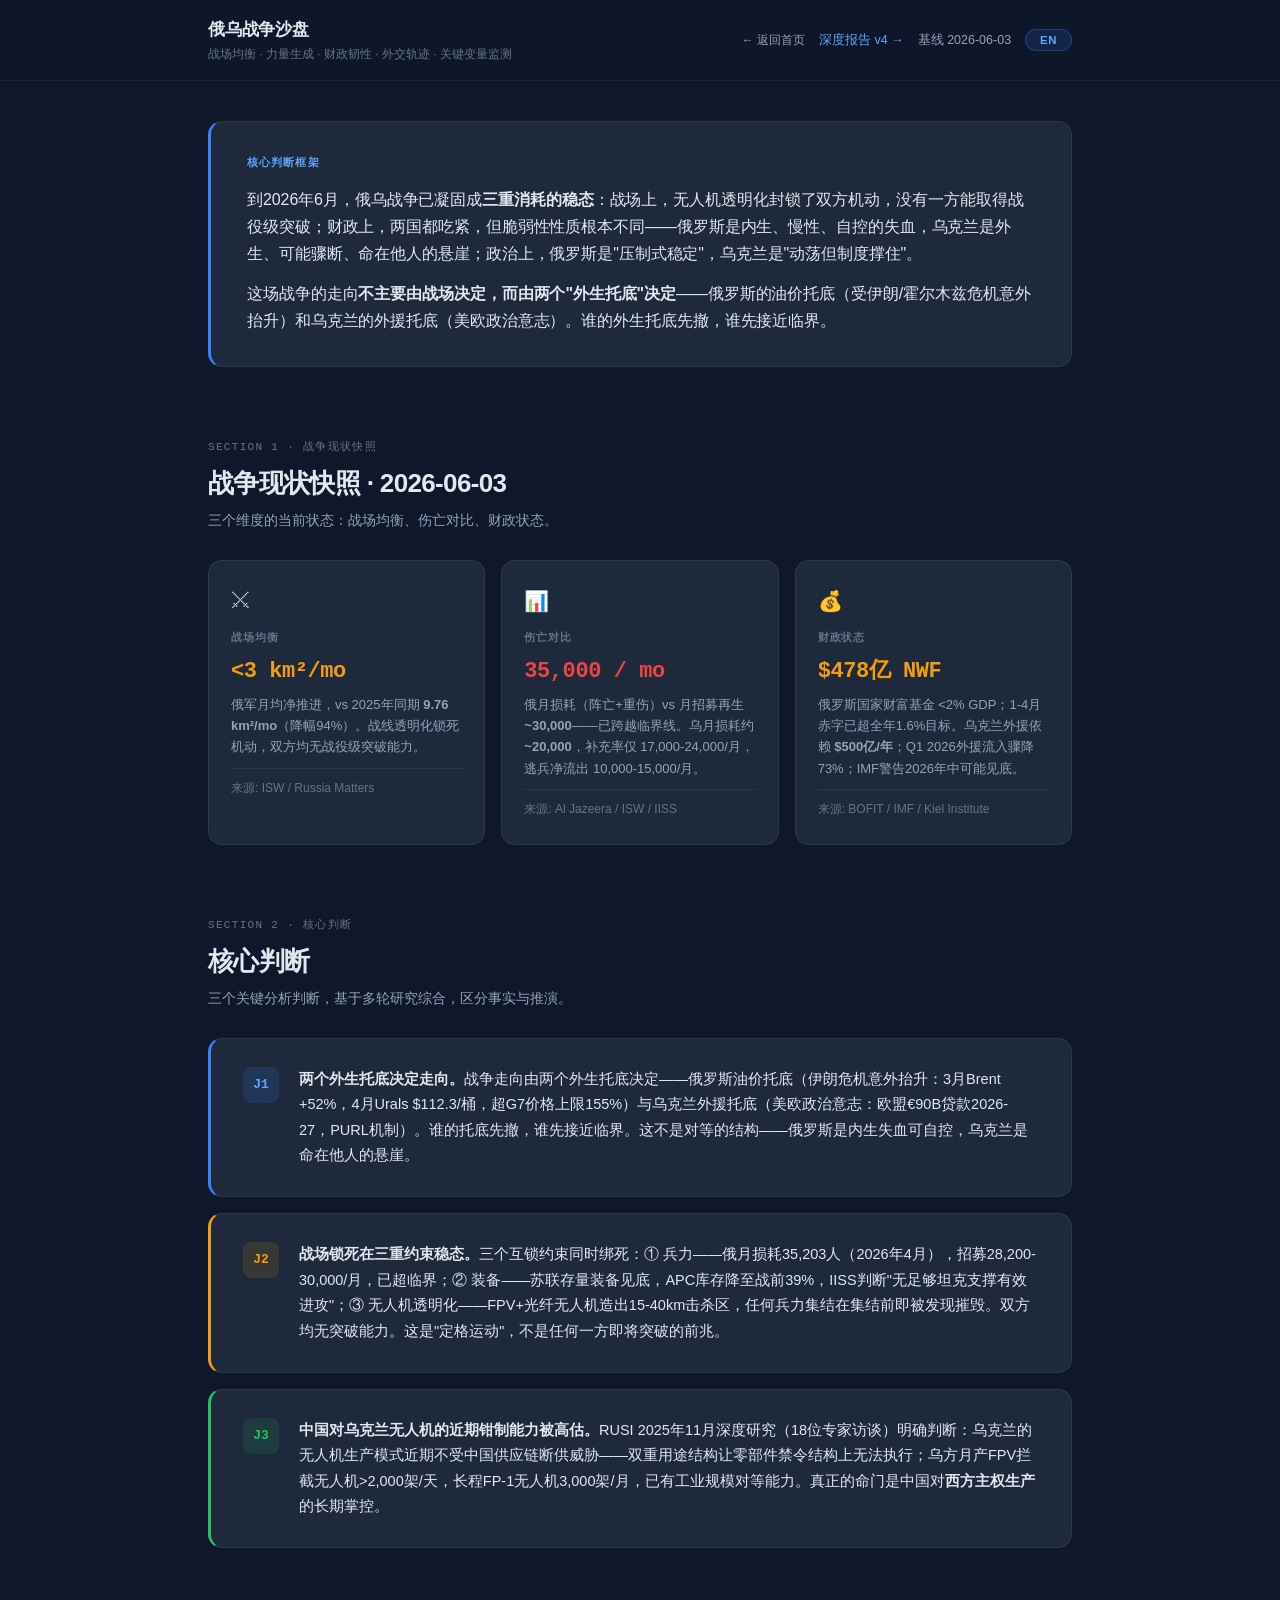
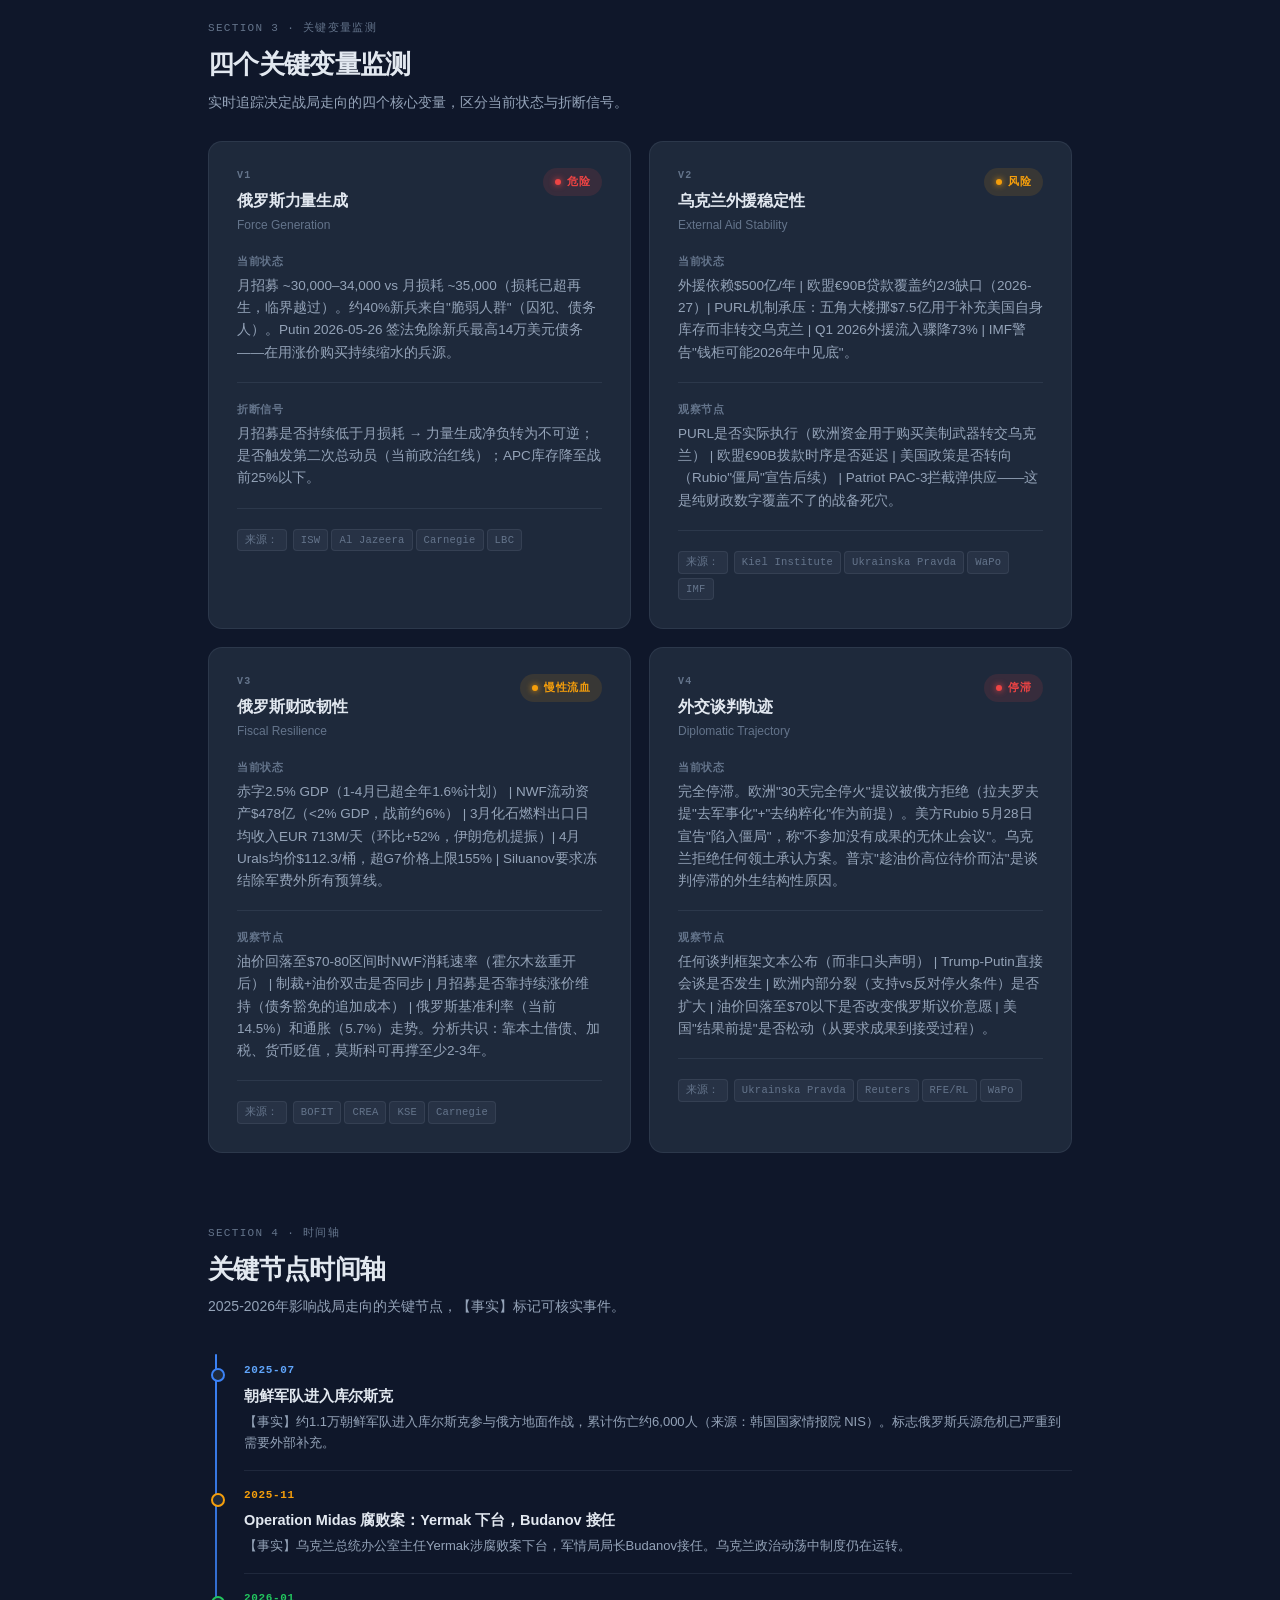
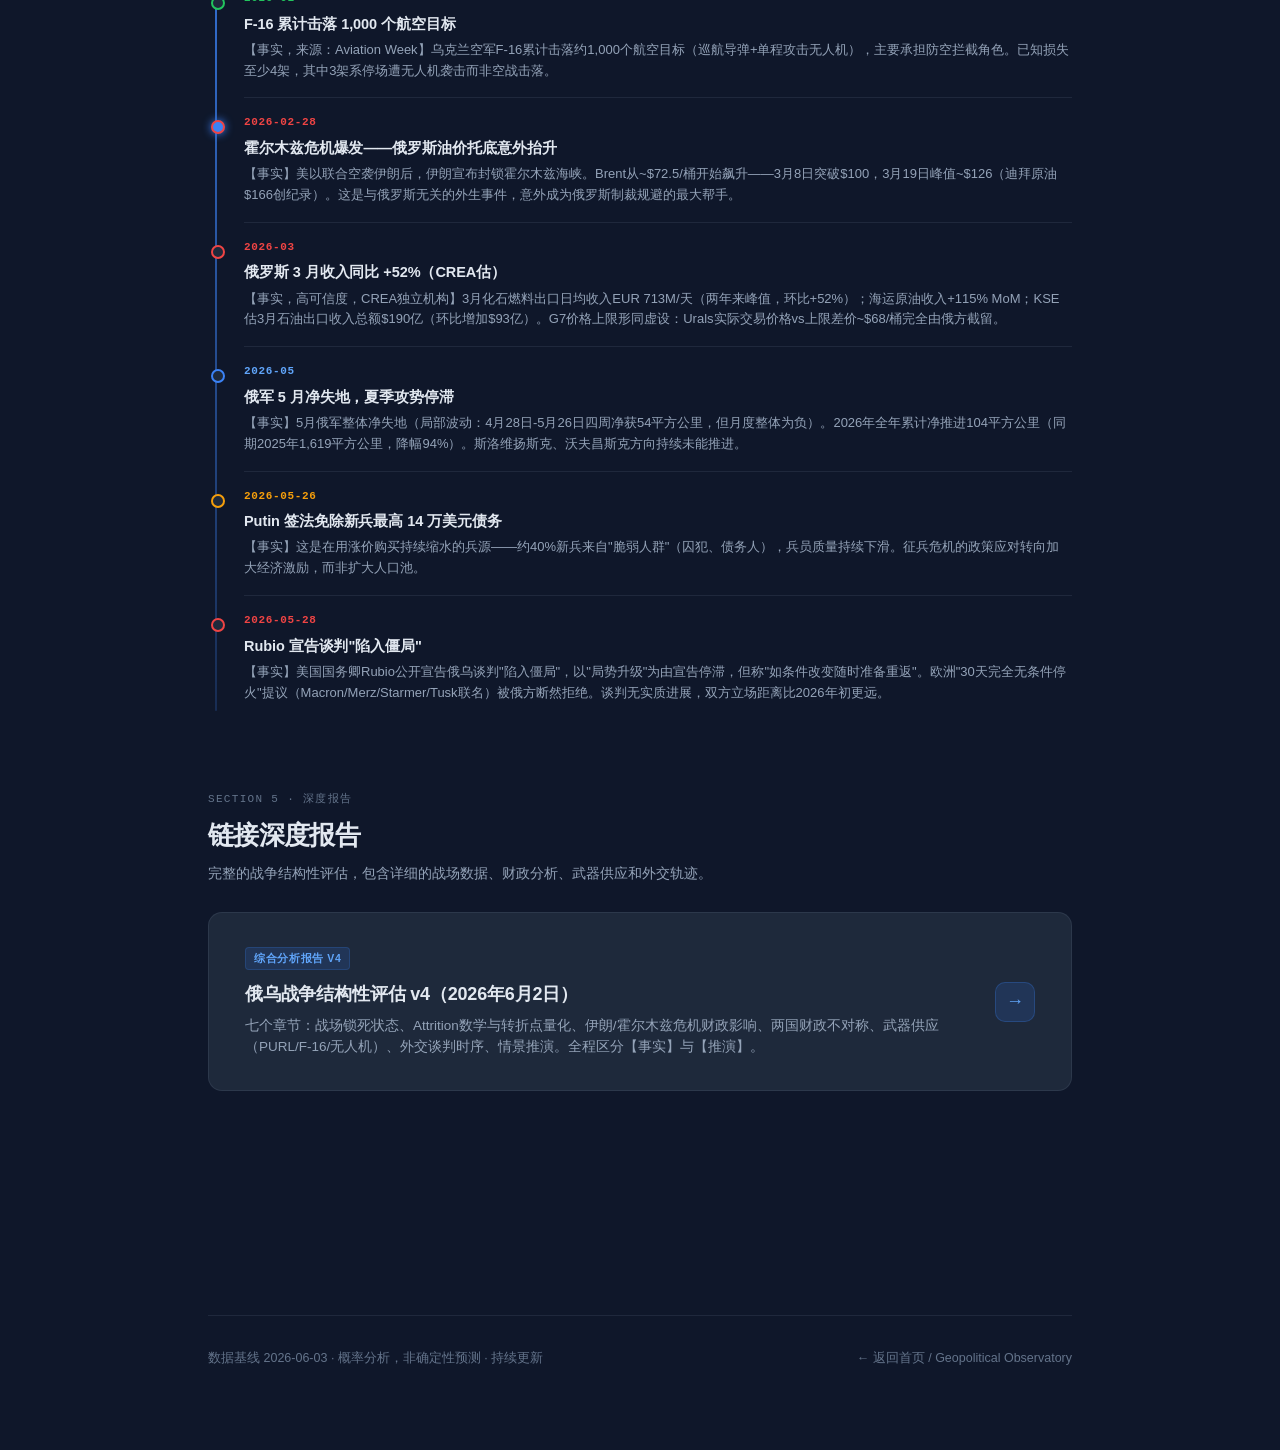
<file: dashboard/public/russia-ukraine/index.html>
<!DOCTYPE html>
<html lang="zh-CN">
<head>
<meta charset="UTF-8">
<meta name="viewport" content="width=device-width, initial-scale=1.0">
<title>俄乌战争沙盘 · Russia-Ukraine War Sandbox</title>
<style>
:root {
  --bg: #0f172a;
  --bg-card: #1e293b;
  --bg-card-hover: #243043;
  --bg-subtle: #152035;
  --border: rgba(148,163,184,0.12);
  --border-strong: rgba(148,163,184,0.2);
  --text: #e2e8f0;
  --text-muted: #94a3b8;
  --text-dim: #64748b;
  --blue: #3b82f6;
  --blue-light: #60a5fa;
  --blue-dim: rgba(59,130,246,0.15);
  --amber: #f59e0b;
  --amber-dim: rgba(245,158,11,0.12);
  --green: #22c55e;
  --green-dim: rgba(34,197,94,0.12);
  --red: #ef4444;
  --red-dim: rgba(239,68,68,0.12);
  --content-max: 920px;
  --section-gap: 72px;
  --radius: 14px;
  --font-mono: ui-monospace, 'SF Mono', 'Cascadia Code', monospace;
}

*, *::before, *::after { box-sizing: border-box; margin: 0; padding: 0; }

html { scroll-behavior: smooth; }

body {
  background: var(--bg);
  color: var(--text);
  font-family: -apple-system, BlinkMacSystemFont, 'Segoe UI', 'Helvetica Neue', Arial, sans-serif;
  font-size: 15px;
  line-height: 1.6;
  -webkit-font-smoothing: antialiased;
}

body.lang-zh .lang-en-only { display: none !important; }
body.lang-en .lang-zh-only { display: none !important; }

/* ─── Header ─────────────────────────────────── */
.hdr {
  border-bottom: 1px solid var(--border);
  background: rgba(15,23,42,0.95);
  backdrop-filter: blur(12px);
  position: sticky; top: 0; z-index: 100;
}
.hdr-inner {
  max-width: var(--content-max);
  margin: 0 auto;
  padding: 16px 28px;
  display: flex;
  align-items: center;
  justify-content: space-between;
  flex-wrap: wrap;
  gap: 12px;
}
.hdr-title h1 {
  font-size: 17px;
  font-weight: 700;
  letter-spacing: -0.01em;
  color: var(--text);
}
.hdr-title .sub {
  font-size: 12px;
  color: var(--text-dim);
  margin-top: 2px;
}
.hdr-meta {
  display: flex;
  gap: 14px;
  align-items: center;
  font-size: 12.5px;
  color: var(--text-muted);
  flex-wrap: wrap;
}
.hdr-meta a {
  color: var(--blue-light);
  text-decoration: none;
  transition: color 0.15s;
}
.hdr-meta a:hover { color: var(--text); }
.back-link {
  color: var(--text-muted) !important;
  font-size: 12px;
}
.back-link:hover { color: var(--text) !important; }

#lang-toggle {
  background: rgba(59,130,246,0.15);
  border: 1px solid rgba(59,130,246,0.3);
  border-radius: 999px;
  padding: 4px 14px;
  font-size: 11.5px;
  font-weight: 700;
  cursor: pointer;
  color: var(--blue-light);
  letter-spacing: 0.04em;
  transition: all 0.15s;
}
#lang-toggle:hover {
  background: rgba(59,130,246,0.25);
  border-color: rgba(59,130,246,0.5);
}

/* ─── Container ───────────────────────────────── */
.container {
  max-width: var(--content-max);
  margin: 0 auto;
  padding: 0 28px 80px;
}

/* ─── Premise / Intro ─────────────────────────── */
.premise {
  background: var(--bg-card);
  border: 1px solid var(--border);
  border-left: 3px solid var(--blue);
  border-radius: var(--radius);
  padding: 32px 36px;
  margin: 40px 0 var(--section-gap);
}
.premise-label {
  font-size: 11px;
  font-weight: 700;
  letter-spacing: 0.1em;
  text-transform: uppercase;
  color: var(--blue-light);
  margin-bottom: 14px;
}
.premise p {
  font-size: 16px;
  line-height: 1.7;
  color: var(--text);
  letter-spacing: -0.005em;
}
.premise p + p { margin-top: 12px; }

/* ─── Section Headers ─────────────────────────── */
.sec { margin-bottom: var(--section-gap); }
.sec-num {
  font-family: var(--font-mono);
  font-size: 11px;
  color: var(--text-dim);
  letter-spacing: 0.12em;
  margin-bottom: 6px;
  text-transform: uppercase;
}
.sec-title {
  font-size: 26px;
  font-weight: 800;
  letter-spacing: -0.025em;
  color: var(--text);
  margin-bottom: 6px;
}
.sec-sub {
  font-size: 14px;
  color: var(--text-muted);
  margin-bottom: 28px;
  line-height: 1.55;
}

/* ─── Status Cards (Section 1) ────────────────── */
.status-grid {
  display: grid;
  grid-template-columns: repeat(3, 1fr);
  gap: 16px;
}
.status-card {
  background: var(--bg-card);
  border: 1px solid var(--border);
  border-radius: var(--radius);
  padding: 24px 22px;
  transition: border-color 0.2s;
}
.status-card:hover { border-color: var(--border-strong); }
.status-card-icon {
  font-size: 20px;
  margin-bottom: 12px;
  display: block;
}
.status-card-label {
  font-size: 11px;
  font-weight: 700;
  letter-spacing: 0.08em;
  text-transform: uppercase;
  color: var(--text-dim);
  margin-bottom: 8px;
}
.status-card h3 {
  font-size: 15px;
  font-weight: 700;
  color: var(--text);
  margin-bottom: 10px;
  letter-spacing: -0.01em;
}
.status-card p {
  font-size: 13px;
  color: var(--text-muted);
  line-height: 1.65;
}
.status-card .stat-num {
  font-family: var(--font-mono);
  font-size: 22px;
  font-weight: 700;
  color: var(--blue-light);
  display: block;
  margin-bottom: 4px;
  letter-spacing: -0.02em;
}
.status-card.danger .stat-num { color: var(--red); }
.status-card.warn .stat-num { color: var(--amber); }
.status-divider {
  border-top: 1px solid var(--border);
  margin: 10px 0;
}

/* ─── Judgment Cards (Section 2) ──────────────── */
.judgment-grid {
  display: flex;
  flex-direction: column;
  gap: 16px;
}
.judgment-card {
  background: var(--bg-card);
  border: 1px solid var(--border);
  border-radius: var(--radius);
  padding: 28px 32px;
  display: flex;
  gap: 20px;
  align-items: flex-start;
  transition: border-color 0.2s;
}
.judgment-card:hover { border-color: var(--border-strong); }
.judgment-card.j-blue { border-left: 3px solid var(--blue); }
.judgment-card.j-amber { border-left: 3px solid var(--amber); }
.judgment-card.j-green { border-left: 3px solid var(--green); }
.j-badge {
  flex-shrink: 0;
  width: 36px;
  height: 36px;
  border-radius: 8px;
  display: flex;
  align-items: center;
  justify-content: center;
  font-size: 13px;
  font-weight: 800;
  font-family: var(--font-mono);
  letter-spacing: -0.01em;
}
.j-blue .j-badge { background: var(--blue-dim); color: var(--blue-light); }
.j-amber .j-badge { background: var(--amber-dim); color: var(--amber); }
.j-green .j-badge { background: var(--green-dim); color: var(--green); }
.judgment-card p {
  font-size: 14.5px;
  line-height: 1.75;
  color: var(--text);
}

/* ─── Variable Monitor (Section 3) ────────────── */
.var-grid {
  display: grid;
  grid-template-columns: repeat(2, 1fr);
  gap: 18px;
}
.var-panel {
  background: var(--bg-card);
  border: 1px solid var(--border);
  border-radius: var(--radius);
  padding: 26px 28px;
  display: flex;
  flex-direction: column;
  gap: 18px;
  transition: border-color 0.2s;
}
.var-panel:hover { border-color: var(--border-strong); }
.var-header {
  display: flex;
  align-items: flex-start;
  justify-content: space-between;
  gap: 12px;
}
.var-num {
  font-family: var(--font-mono);
  font-size: 10px;
  font-weight: 700;
  letter-spacing: 0.12em;
  text-transform: uppercase;
  color: var(--text-dim);
}
.var-title {
  font-size: 16px;
  font-weight: 700;
  color: var(--text);
  margin-top: 4px;
  letter-spacing: -0.01em;
}
.var-title-en {
  font-size: 12px;
  color: var(--text-dim);
  margin-top: 2px;
  font-weight: 400;
}
.signal-pill {
  flex-shrink: 0;
  display: inline-flex;
  align-items: center;
  gap: 6px;
  padding: 5px 12px;
  border-radius: 999px;
  font-size: 11px;
  font-weight: 700;
  letter-spacing: 0.04em;
  text-transform: uppercase;
}
.signal-pill::before {
  content: "";
  width: 6px; height: 6px;
  border-radius: 50%;
  flex-shrink: 0;
}
.signal-red { background: var(--red-dim); color: var(--red); }
.signal-red::before { background: var(--red); box-shadow: 0 0 6px var(--red); }
.signal-amber { background: var(--amber-dim); color: var(--amber); }
.signal-amber::before { background: var(--amber); box-shadow: 0 0 6px var(--amber); }
.signal-green { background: var(--green-dim); color: var(--green); }
.signal-green::before { background: var(--green); }

.var-row-label {
  font-size: 10.5px;
  font-weight: 700;
  letter-spacing: 0.07em;
  text-transform: uppercase;
  color: var(--text-dim);
  margin-bottom: 5px;
}
.var-row-content {
  font-size: 13.5px;
  color: var(--text-muted);
  line-height: 1.65;
}
.var-divider {
  border-top: 1px solid var(--border);
}
.var-sources {
  font-size: 11.5px;
  color: var(--text-dim);
}
.var-sources span {
  display: inline-block;
  background: rgba(148,163,184,0.08);
  border: 1px solid var(--border);
  border-radius: 4px;
  padding: 2px 7px;
  margin: 2px 3px 2px 0;
  font-family: var(--font-mono);
  font-size: 10.5px;
  letter-spacing: 0.02em;
}

/* ─── Timeline (Section 4) ────────────────────── */
.timeline {
  position: relative;
  padding-left: 36px;
  display: flex;
  flex-direction: column;
  gap: 0;
}
.timeline::before {
  content: "";
  position: absolute;
  left: 7px; top: 8px; bottom: 8px;
  width: 2px;
  background: linear-gradient(to bottom, var(--blue), rgba(59,130,246,0.2));
  border-radius: 2px;
}
.tl-item {
  position: relative;
  padding: 16px 0 16px 0;
  border-bottom: 1px solid var(--border);
}
.tl-item:last-child { border-bottom: none; }
.tl-dot {
  position: absolute;
  left: -33px;
  top: 22px;
  width: 14px; height: 14px;
  border-radius: 50%;
  background: var(--bg-card);
  border: 2px solid var(--blue);
  z-index: 1;
}
.tl-dot.red-dot { border-color: var(--red); }
.tl-dot.amber-dot { border-color: var(--amber); }
.tl-dot.green-dot { border-color: var(--green); }
.tl-dot.active {
  background: var(--blue);
  box-shadow: 0 0 8px var(--blue);
}
.tl-date {
  font-family: var(--font-mono);
  font-size: 11px;
  font-weight: 700;
  letter-spacing: 0.06em;
  color: var(--blue-light);
  margin-bottom: 5px;
}
.tl-item.red-event .tl-date { color: var(--red); }
.tl-item.amber-event .tl-date { color: var(--amber); }
.tl-item.green-event .tl-date { color: var(--green); }
.tl-headline {
  font-size: 14.5px;
  font-weight: 600;
  color: var(--text);
  margin-bottom: 4px;
  letter-spacing: -0.005em;
}
.tl-detail {
  font-size: 13px;
  color: var(--text-muted);
  line-height: 1.6;
}

/* ─── Deep Report Card (Section 5) ────────────── */
.report-card {
  background: var(--bg-card);
  border: 1px solid var(--border);
  border-radius: var(--radius);
  padding: 32px 36px;
  display: flex;
  align-items: center;
  justify-content: space-between;
  gap: 24px;
  text-decoration: none;
  color: inherit;
  transition: all 0.2s;
}
.report-card:hover {
  border-color: var(--blue);
  background: var(--bg-card-hover);
}
.report-card-info h3 {
  font-size: 18px;
  font-weight: 700;
  color: var(--text);
  margin-bottom: 6px;
  letter-spacing: -0.01em;
}
.report-card-info p {
  font-size: 13.5px;
  color: var(--text-muted);
  line-height: 1.6;
}
.report-card-arrow {
  flex-shrink: 0;
  width: 40px; height: 40px;
  border-radius: 10px;
  background: var(--blue-dim);
  border: 1px solid rgba(59,130,246,0.25);
  display: flex;
  align-items: center;
  justify-content: center;
  color: var(--blue-light);
  font-size: 18px;
  transition: all 0.2s;
}
.report-card:hover .report-card-arrow {
  background: var(--blue);
  color: #fff;
  border-color: var(--blue);
}
.report-card-tag {
  display: inline-block;
  font-size: 10.5px;
  font-weight: 700;
  letter-spacing: 0.06em;
  text-transform: uppercase;
  color: var(--blue-light);
  background: var(--blue-dim);
  border: 1px solid rgba(59,130,246,0.2);
  border-radius: 4px;
  padding: 2px 8px;
  margin-bottom: 10px;
}

/* ─── Footer ──────────────────────────────────── */
.footer {
  border-top: 1px solid var(--border);
  padding: 32px 0 0;
  margin-top: var(--section-gap);
  font-size: 12.5px;
  color: var(--text-dim);
  line-height: 1.75;
}
.footer-grid {
  display: flex;
  justify-content: space-between;
  align-items: center;
  flex-wrap: wrap;
  gap: 12px;
}

/* ─── Responsive ──────────────────────────────── */
@media (max-width: 720px) {
  .status-grid { grid-template-columns: 1fr; }
  .var-grid { grid-template-columns: 1fr; }
  .hdr-inner { padding: 14px 18px; }
  .container { padding: 0 18px 60px; }
  .judgment-card { flex-direction: column; gap: 12px; }
  .premise { padding: 22px 22px; }
  .sec-title { font-size: 22px; }
  .report-card { flex-direction: column; align-items: flex-start; }
}
@media (max-width: 480px) {
  .status-grid { grid-template-columns: 1fr; }
}
</style>
</head>
<body class="lang-zh">

<!-- ─── Header ─────────────────────────────────── -->
<header class="hdr">
  <div class="hdr-inner">
    <div class="hdr-title">
      <h1>
        <span class="lang-zh-only">俄乌战争沙盘</span>
        <span class="lang-en-only">Russia-Ukraine War Sandbox</span>
      </h1>
      <div class="sub">
        <span class="lang-zh-only">战场均衡 · 力量生成 · 财政韧性 · 外交轨迹 · 关键变量监测</span>
        <span class="lang-en-only">Battlefield Balance · Force Generation · Fiscal Resilience · Diplomatic Trajectory</span>
      </div>
    </div>
    <nav class="hdr-meta">
      <a href="../" class="back-link">
        <span class="lang-zh-only">← 返回首页</span>
        <span class="lang-en-only">← Back</span>
      </a>
      <a href="reports/01_war_assessment_v4.md">
        <span class="lang-zh-only">深度报告 v4 →</span>
        <span class="lang-en-only">Full Report v4 →</span>
      </a>
      <span>
        <span class="lang-zh-only">基线 2026-06-03</span>
        <span class="lang-en-only">Baseline 2026-06-03</span>
      </span>
      <button id="lang-toggle">EN</button>
    </nav>
  </div>
</header>

<main class="container">

<!-- ─── Premise ─────────────────────────────────── -->
<div class="premise">
  <div class="premise-label">
    <span class="lang-zh-only">核心判断框架</span>
    <span class="lang-en-only">Core Analytical Framework</span>
  </div>
  <div class="lang-zh-only">
    <p>到2026年6月，俄乌战争已凝固成<strong>三重消耗的稳态</strong>：战场上，无人机透明化封锁了双方机动，没有一方能取得战役级突破；财政上，两国都吃紧，但脆弱性性质根本不同——俄罗斯是内生、慢性、自控的失血，乌克兰是外生、可能骤断、命在他人的悬崖；政治上，俄罗斯是"压制式稳定"，乌克兰是"动荡但制度撑住"。</p>
    <p>这场战争的走向<strong>不主要由战场决定，而由两个"外生托底"决定</strong>——俄罗斯的油价托底（受伊朗/霍尔木兹危机意外抬升）和乌克兰的外援托底（美欧政治意志）。谁的外生托底先撤，谁先接近临界。</p>
  </div>
  <div class="lang-en-only">
    <p>By June 2026, the Russia-Ukraine war has solidified into a <strong>triple-attrition equilibrium</strong>: on the battlefield, drone-induced transparency has locked out maneuver for both sides; fiscally, both countries are under strain but with fundamentally different vulnerabilities — Russia is bleeding internally, chronically, under self-control; Ukraine faces an externally-imposed, potentially sudden cliff where survival depends on others.</p>
    <p>This war's trajectory is <strong>determined not primarily by the battlefield but by two "external floors"</strong> — Russia's oil price floor (unexpectedly elevated by the Iran/Hormuz crisis) and Ukraine's external aid floor (US-European political will). Whoever's external floor collapses first approaches the critical threshold first.</p>
  </div>
</div>

<!-- ─── SECTION 1: War Status Snapshot ─────────── -->
<section class="sec">
  <div class="sec-num">
    <span class="lang-zh-only">SECTION 1 · 战争现状快照</span>
    <span class="lang-en-only">SECTION 1 · WAR STATUS SNAPSHOT</span>
  </div>
  <h2 class="sec-title">
    <span class="lang-zh-only">战争现状快照 · 2026-06-03</span>
    <span class="lang-en-only">War Status Snapshot · 2026-06-03</span>
  </h2>
  <p class="sec-sub">
    <span class="lang-zh-only">三个维度的当前状态：战场均衡、伤亡对比、财政状态。</span>
    <span class="lang-en-only">Current state across three dimensions: battlefield balance, casualty rates, fiscal position.</span>
  </p>

  <div class="status-grid">
    <!-- Card 1: Battlefield -->
    <div class="status-card warn">
      <span class="status-card-icon">⚔</span>
      <div class="status-card-label">
        <span class="lang-zh-only">战场均衡</span>
        <span class="lang-en-only">Battlefield Balance</span>
      </div>
      <span class="stat-num">&lt;3 km²/mo</span>
      <p>
        <span class="lang-zh-only">俄军月均净推进，vs 2025年同期 <strong>9.76 km²/mo</strong>（降幅94%）。战线透明化锁死机动，双方均无战役级突破能力。</span>
        <span class="lang-en-only">Russian monthly net advance, vs <strong>9.76 km²/mo</strong> same period 2025 (−94%). Drone-induced battlefield transparency locks out maneuver; neither side can achieve operational-level breakthroughs.</span>
      </p>
      <div class="status-divider"></div>
      <p style="font-size:12px; color:var(--text-dim);">
        <span class="lang-zh-only">来源: ISW / Russia Matters</span>
        <span class="lang-en-only">Source: ISW / Russia Matters</span>
      </p>
    </div>

    <!-- Card 2: Casualties -->
    <div class="status-card danger">
      <span class="status-card-icon">📊</span>
      <div class="status-card-label">
        <span class="lang-zh-only">伤亡对比</span>
        <span class="lang-en-only">Casualty Comparison</span>
      </div>
      <span class="stat-num">35,000 / mo</span>
      <p>
        <span class="lang-zh-only">俄月损耗（阵亡+重伤）vs 月招募再生 <strong>~30,000</strong>——已跨越临界线。乌月损耗约 <strong>~20,000</strong>，补充率仅 17,000-24,000/月，逃兵净流出 10,000-15,000/月。</span>
        <span class="lang-en-only">Russian monthly losses (KIA+WIA) vs monthly recruitment ~<strong>30,000</strong> — has crossed the critical threshold. Ukrainian monthly losses ~<strong>20,000</strong>, replacement rate only 17,000–24,000/mo, net desertion outflow 10,000–15,000/mo.</span>
      </p>
      <div class="status-divider"></div>
      <p style="font-size:12px; color:var(--text-dim);">
        <span class="lang-zh-only">来源: Al Jazeera / ISW / IISS</span>
        <span class="lang-en-only">Source: Al Jazeera / ISW / IISS</span>
      </p>
    </div>

    <!-- Card 3: Fiscal -->
    <div class="status-card warn">
      <span class="status-card-icon">💰</span>
      <div class="status-card-label">
        <span class="lang-zh-only">财政状态</span>
        <span class="lang-en-only">Fiscal State</span>
      </div>
      <span class="stat-num">$478亿 NWF</span>
      <p>
        <span class="lang-zh-only">俄罗斯国家财富基金 &lt;2% GDP；1-4月赤字已超全年1.6%目标。乌克兰外援依赖 <strong>$500亿/年</strong>；Q1 2026外援流入骤降73%；IMF警告2026年中可能见底。</span>
        <span class="lang-en-only">Russia's National Wealth Fund &lt;2% GDP; Jan–Apr deficit already exceeds full-year 1.6% target. Ukraine aid dependency <strong>$50B/yr</strong>; Q1 2026 aid inflows crashed 73%; IMF warns funds may run out mid-2026.</span>
      </p>
      <div class="status-divider"></div>
      <p style="font-size:12px; color:var(--text-dim);">
        <span class="lang-zh-only">来源: BOFIT / IMF / Kiel Institute</span>
        <span class="lang-en-only">Source: BOFIT / IMF / Kiel Institute</span>
      </p>
    </div>
  </div>
</section>

<!-- ─── SECTION 2: Core Judgments ──────────────── -->
<section class="sec">
  <div class="sec-num">
    <span class="lang-zh-only">SECTION 2 · 核心判断</span>
    <span class="lang-en-only">SECTION 2 · CORE JUDGMENTS</span>
  </div>
  <h2 class="sec-title">
    <span class="lang-zh-only">核心判断</span>
    <span class="lang-en-only">Core Judgments</span>
  </h2>
  <p class="sec-sub">
    <span class="lang-zh-only">三个关键分析判断，基于多轮研究综合，区分事实与推演。</span>
    <span class="lang-en-only">Three key analytical judgments synthesized from multi-round research, distinguishing fact from inference.</span>
  </p>

  <div class="judgment-grid">

    <div class="judgment-card j-blue">
      <div class="j-badge">J1</div>
      <p>
        <span class="lang-zh-only"><strong>两个外生托底决定走向。</strong>战争走向由两个外生托底决定——俄罗斯油价托底（伊朗危机意外抬升：3月Brent +52%，4月Urals $112.3/桶，超G7价格上限155%）与乌克兰外援托底（美欧政治意志：欧盟€90B贷款2026-27，PURL机制）。谁的托底先撤，谁先接近临界。这不是对等的结构——俄罗斯是内生失血可自控，乌克兰是命在他人的悬崖。</span>
        <span class="lang-en-only"><strong>Two external floors determine the outcome.</strong> The war trajectory is determined by two external floors — Russia's oil price floor (unexpectedly elevated by the Iran crisis: March Brent +52%, April Urals $112.3/bbl, 155% above G7 price cap) and Ukraine's external aid floor (US-European political will: EU €90B loan 2026–27, PURL mechanism). Whoever's floor collapses first approaches the critical threshold first. This is not a symmetric structure — Russia's bleeding is internal and self-controlled; Ukraine's cliff depends entirely on others.</span>
      </p>
    </div>

    <div class="judgment-card j-amber">
      <div class="j-badge">J2</div>
      <p>
        <span class="lang-zh-only"><strong>战场锁死在三重约束稳态。</strong>三个互锁约束同时绑死：① 兵力——俄月损耗35,203人（2026年4月），招募28,200-30,000/月，已超临界；② 装备——苏联存量装备见底，APC库存降至战前39%，IISS判断"无足够坦克支撑有效进攻"；③ 无人机透明化——FPV+光纤无人机造出15-40km击杀区，任何兵力集结在集结前即被发现摧毁。双方均无突破能力。这是"定格运动"，不是任何一方即将突破的前兆。</span>
        <span class="lang-en-only"><strong>Battlefield locked in triple-constraint equilibrium.</strong> Three interlocking constraints simultaneously bind: ① Manpower — Russian monthly losses 35,203 (April 2026), recruitment 28,200–30,000/mo, already past critical threshold; ② Equipment — Soviet-era stockpiles exhausted, APC inventory down to 39% of pre-war levels, IISS judges insufficient tanks for effective offensives; ③ Drone transparency — FPV + fiber-optic drones create 15–40km kill zones; any force concentration is detected and destroyed before it assembles. Neither side can break through. This is "stop-motion war," not a precursor to any imminent breakthrough.</span>
      </p>
    </div>

    <div class="judgment-card j-green">
      <div class="j-badge">J3</div>
      <p>
        <span class="lang-zh-only"><strong>中国对乌克兰无人机的近期钳制能力被高估。</strong>RUSI 2025年11月深度研究（18位专家访谈）明确判断：乌克兰的无人机生产模式近期不受中国供应链断供威胁——双重用途结构让零部件禁令结构上无法执行；乌方月产FPV拦截无人机&gt;2,000架/天，长程FP-1无人机3,000架/月，已有工业规模对等能力。真正的命门是中国对<strong>西方主权生产</strong>的长期掌控。</span>
        <span class="lang-en-only"><strong>China's near-term chokehold on Ukrainian drones is overstated.</strong> RUSI November 2025 deep research (18 expert interviews) explicitly concludes: Ukraine's drone production model faces no near-term threat from Chinese supply chain disruption — the dual-use structure makes component bans structurally unenforceable; Ukraine now produces &gt;2,000 FPV intercept drones/day, 3,000 long-range FP-1 drones/month, achieving industrial-scale parity. The real long-term vulnerability is China's control over <strong>Western sovereign production</strong>.</span>
      </p>
    </div>

  </div>
</section>

<!-- ─── SECTION 3: Variable Monitor ────────────── -->
<section class="sec">
  <div class="sec-num">
    <span class="lang-zh-only">SECTION 3 · 关键变量监测</span>
    <span class="lang-en-only">SECTION 3 · KEY VARIABLE MONITOR</span>
  </div>
  <h2 class="sec-title">
    <span class="lang-zh-only">四个关键变量监测</span>
    <span class="lang-en-only">Four Key Variable Monitor</span>
  </h2>
  <p class="sec-sub">
    <span class="lang-zh-only">实时追踪决定战局走向的四个核心变量，区分当前状态与折断信号。</span>
    <span class="lang-en-only">Real-time tracking of four core variables that determine the war's trajectory, distinguishing current state from inflection signals.</span>
  </p>

  <div class="var-grid">

    <!-- V1: Force Generation -->
    <div class="var-panel">
      <div class="var-header">
        <div>
          <div class="var-num">V1</div>
          <div class="var-title">
            <span class="lang-zh-only">俄罗斯力量生成</span>
            <span class="lang-en-only">Russia Force Generation</span>
          </div>
          <div class="var-title-en lang-zh-only">Force Generation</div>
        </div>
        <div class="signal-pill signal-red">
          <span class="lang-zh-only">危险</span>
          <span class="lang-en-only">CRITICAL</span>
        </div>
      </div>

      <div>
        <div class="var-row-label">
          <span class="lang-zh-only">当前状态</span>
          <span class="lang-en-only">Current State</span>
        </div>
        <div class="var-row-content">
          <span class="lang-zh-only">月招募 ~30,000–34,000 vs 月损耗 ~35,000（损耗已超再生，临界越过）。约40%新兵来自"脆弱人群"（囚犯、债务人）。Putin 2026-05-26 签法免除新兵最高14万美元债务——在用涨价购买持续缩水的兵源。</span>
          <span class="lang-en-only">Monthly recruitment ~30,000–34,000 vs monthly losses ~35,000 (losses exceed regeneration, critical threshold crossed). ~40% of recruits from "vulnerable populations" (prisoners, debtors). Putin signed law 2026-05-26 forgiving recruits up to $140K in debt — buying shrinking supply with rising price.</span>
        </div>
      </div>

      <div class="var-divider"></div>

      <div>
        <div class="var-row-label">
          <span class="lang-zh-only">折断信号</span>
          <span class="lang-en-only">Break Signal</span>
        </div>
        <div class="var-row-content">
          <span class="lang-zh-only">月招募是否持续低于月损耗 → 力量生成净负转为不可逆；是否触发第二次总动员（当前政治红线）；APC库存降至战前25%以下。</span>
          <span class="lang-en-only">Monthly recruitment persistently below monthly losses → force generation irreversibly negative; whether second general mobilization is triggered (current political red line); APC inventory falls below 25% of pre-war levels.</span>
        </div>
      </div>

      <div class="var-divider"></div>

      <div class="var-sources">
        <span class="lang-zh-only">来源：</span>
        <span class="lang-en-only">Sources:</span>
        <span>ISW</span><span>Al Jazeera</span><span>Carnegie</span><span>LBC</span>
      </div>
    </div>

    <!-- V2: External Aid -->
    <div class="var-panel">
      <div class="var-header">
        <div>
          <div class="var-num">V2</div>
          <div class="var-title">
            <span class="lang-zh-only">乌克兰外援稳定性</span>
            <span class="lang-en-only">Ukraine External Aid Stability</span>
          </div>
          <div class="var-title-en lang-zh-only">External Aid Stability</div>
        </div>
        <div class="signal-pill signal-amber">
          <span class="lang-zh-only">风险</span>
          <span class="lang-en-only">AT RISK</span>
        </div>
      </div>

      <div>
        <div class="var-row-label">
          <span class="lang-zh-only">当前状态</span>
          <span class="lang-en-only">Current State</span>
        </div>
        <div class="var-row-content">
          <span class="lang-zh-only">外援依赖$500亿/年 | 欧盟€90B贷款覆盖约2/3缺口（2026-27）| PURL机制承压：五角大楼挪$7.5亿用于补充美国自身库存而非转交乌克兰 | Q1 2026外援流入骤降73% | IMF警告"钱柜可能2026年中见底"。</span>
          <span class="lang-en-only">Aid dependency $50B/yr | EU €90B loan covers ~2/3 of gap (2026–27) | PURL mechanism under pressure: Pentagon redirected $750M to replenish US stocks rather than transfer to Ukraine | Q1 2026 aid inflows crashed 73% | IMF warns funds may run out mid-2026.</span>
        </div>
      </div>

      <div class="var-divider"></div>

      <div>
        <div class="var-row-label">
          <span class="lang-zh-only">观察节点</span>
          <span class="lang-en-only">Watch Points</span>
        </div>
        <div class="var-row-content">
          <span class="lang-zh-only">PURL是否实际执行（欧洲资金用于购买美制武器转交乌克兰） | 欧盟€90B拨款时序是否延迟 | 美国政策是否转向（Rubio"僵局"宣告后续） | Patriot PAC-3拦截弹供应——这是纯财政数字覆盖不了的战备死穴。</span>
          <span class="lang-en-only">Whether PURL is actually executed (European funds buying US weapons for Ukraine) | Whether EU €90B disbursement timeline slips | Whether US policy pivots (follow-through after Rubio's "deadlock" declaration) | Patriot PAC-3 interceptor supply — this is the combat-readiness blind spot that pure fiscal numbers cannot cover.</span>
        </div>
      </div>

      <div class="var-divider"></div>

      <div class="var-sources">
        <span class="lang-zh-only">来源：</span>
        <span class="lang-en-only">Sources:</span>
        <span>Kiel Institute</span><span>Ukrainska Pravda</span><span>WaPo</span><span>IMF</span>
      </div>
    </div>

    <!-- V3: Russia Fiscal -->
    <div class="var-panel">
      <div class="var-header">
        <div>
          <div class="var-num">V3</div>
          <div class="var-title">
            <span class="lang-zh-only">俄罗斯财政韧性</span>
            <span class="lang-en-only">Russia Fiscal Resilience</span>
          </div>
          <div class="var-title-en lang-zh-only">Fiscal Resilience</div>
        </div>
        <div class="signal-pill signal-amber">
          <span class="lang-zh-only">慢性流血</span>
          <span class="lang-en-only">SLOW BLEED</span>
        </div>
      </div>

      <div>
        <div class="var-row-label">
          <span class="lang-zh-only">当前状态</span>
          <span class="lang-en-only">Current State</span>
        </div>
        <div class="var-row-content">
          <span class="lang-zh-only">赤字2.5% GDP（1-4月已超全年1.6%计划） | NWF流动资产$478亿（&lt;2% GDP，战前约6%） | 3月化石燃料出口日均收入EUR 713M/天（环比+52%，伊朗危机提振）| 4月Urals均价$112.3/桶，超G7价格上限155% | Siluanov要求冻结除军费外所有预算线。</span>
          <span class="lang-en-only">Deficit 2.5% GDP (Jan–Apr already exceeds full-year 1.6% target) | NWF liquid assets $47.8B (&lt;2% GDP, was ~6% pre-war) | March fossil fuel export revenue EUR 713M/day avg (+52% MoM, Iran crisis boost) | April Urals avg $112.3/bbl, 155% above G7 price cap | Finance Minister Siluanov ordered freeze on all budget lines except military.</span>
        </div>
      </div>

      <div class="var-divider"></div>

      <div>
        <div class="var-row-label">
          <span class="lang-zh-only">观察节点</span>
          <span class="lang-en-only">Watch Points</span>
        </div>
        <div class="var-row-content">
          <span class="lang-zh-only">油价回落至$70-80区间时NWF消耗速率（霍尔木兹重开后） | 制裁+油价双击是否同步 | 月招募是否靠持续涨价维持（债务豁免的追加成本） | 俄罗斯基准利率（当前14.5%）和通胀（5.7%）走势。分析共识：靠本土借债、加税、货币贬值，莫斯科可再撑至少2-3年。</span>
          <span class="lang-en-only">NWF drawdown rate once oil prices return to $70–80 range (after Hormuz reopening) | Whether sanctions + oil price double-hit synchronize | Whether monthly recruitment is sustained purely through rising financial incentives | Russia's benchmark rate (14.5%) and inflation (5.7%) trajectory. Analytical consensus: through domestic borrowing, tax increases, and currency devaluation, Moscow can sustain at least 2–3 more years.</span>
        </div>
      </div>

      <div class="var-divider"></div>

      <div class="var-sources">
        <span class="lang-zh-only">来源：</span>
        <span class="lang-en-only">Sources:</span>
        <span>BOFIT</span><span>CREA</span><span>KSE</span><span>Carnegie</span>
      </div>
    </div>

    <!-- V4: Diplomatic Trajectory -->
    <div class="var-panel">
      <div class="var-header">
        <div>
          <div class="var-num">V4</div>
          <div class="var-title">
            <span class="lang-zh-only">外交谈判轨迹</span>
            <span class="lang-en-only">Diplomatic Trajectory</span>
          </div>
          <div class="var-title-en lang-zh-only">Diplomatic Trajectory</div>
        </div>
        <div class="signal-pill signal-red">
          <span class="lang-zh-only">停滞</span>
          <span class="lang-en-only">STALLED</span>
        </div>
      </div>

      <div>
        <div class="var-row-label">
          <span class="lang-zh-only">当前状态</span>
          <span class="lang-en-only">Current State</span>
        </div>
        <div class="var-row-content">
          <span class="lang-zh-only">完全停滞。欧洲"30天完全停火"提议被俄方拒绝（拉夫罗夫提"去军事化"+"去纳粹化"作为前提）。美方Rubio 5月28日宣告"陷入僵局"，称"不参加没有成果的无休止会议"。乌克兰拒绝任何领土承认方案。普京"趁油价高位待价而沽"是谈判停滞的外生结构性原因。</span>
          <span class="lang-en-only">Fully stalled. Europe's "30-day complete ceasefire" proposal rejected by Russia (Lavrov demanded "demilitarization" + "denazification" as preconditions). US Secretary Rubio declared "deadlock" May 28, saying "won't attend endless meetings without results." Ukraine rejects any territorial concession framework. Putin "holding out while oil prices are high" is the exogenous structural cause of negotiation stagnation.</span>
        </div>
      </div>

      <div class="var-divider"></div>

      <div>
        <div class="var-row-label">
          <span class="lang-zh-only">观察节点</span>
          <span class="lang-en-only">Watch Points</span>
        </div>
        <div class="var-row-content">
          <span class="lang-zh-only">任何谈判框架文本公布（而非口头声明） | Trump-Putin直接会谈是否发生 | 欧洲内部分裂（支持vs反对停火条件）是否扩大 | 油价回落至$70以下是否改变俄罗斯议价意愿 | 美国"结果前提"是否松动（从要求成果到接受过程）。</span>
          <span class="lang-en-only">Any negotiation framework text published (not just verbal statements) | Whether Trump-Putin direct meeting occurs | Whether European internal split (pro vs anti ceasefire terms) widens | Whether oil price return to below $70 changes Russian bargaining willingness | Whether US "results precondition" softens (from demanding outcomes to accepting process).</span>
        </div>
      </div>

      <div class="var-divider"></div>

      <div class="var-sources">
        <span class="lang-zh-only">来源：</span>
        <span class="lang-en-only">Sources:</span>
        <span>Ukrainska Pravda</span><span>Reuters</span><span>RFE/RL</span><span>WaPo</span>
      </div>
    </div>

  </div>
</section>

<!-- ─── SECTION 4: Timeline ─────────────────────── -->
<section class="sec">
  <div class="sec-num">
    <span class="lang-zh-only">SECTION 4 · 时间轴</span>
    <span class="lang-en-only">SECTION 4 · TIMELINE</span>
  </div>
  <h2 class="sec-title">
    <span class="lang-zh-only">关键节点时间轴</span>
    <span class="lang-en-only">Key Events Timeline</span>
  </h2>
  <p class="sec-sub">
    <span class="lang-zh-only">2025-2026年影响战局走向的关键节点，【事实】标记可核实事件。</span>
    <span class="lang-en-only">Key 2025–2026 inflection points that have shifted the war's trajectory. [FACT] marks verified events.</span>
  </p>

  <div class="timeline">

    <div class="tl-item">
      <div class="tl-dot"></div>
      <div class="tl-date">2025-07</div>
      <div class="tl-headline">
        <span class="lang-zh-only">朝鲜军队进入库尔斯克</span>
        <span class="lang-en-only">North Korean Troops Enter Kursk</span>
      </div>
      <div class="tl-detail">
        <span class="lang-zh-only">【事实】约1.1万朝鲜军队进入库尔斯克参与俄方地面作战，累计伤亡约6,000人（来源：韩国国家情报院 NIS）。标志俄罗斯兵源危机已严重到需要外部补充。</span>
        <span class="lang-en-only">[FACT] ~11,000 North Korean troops entered Kursk to support Russian ground operations; cumulative casualties ~6,000 (source: South Korea NIS). Signals Russia's manpower crisis severe enough to require external supplementation.</span>
      </div>
    </div>

    <div class="tl-item amber-event">
      <div class="tl-dot amber-dot"></div>
      <div class="tl-date">2025-11</div>
      <div class="tl-headline">
        <span class="lang-zh-only">Operation Midas 腐败案：Yermak 下台，Budanov 接任</span>
        <span class="lang-en-only">Operation Midas Corruption Case: Yermak Out, Budanov In</span>
      </div>
      <div class="tl-detail">
        <span class="lang-zh-only">【事实】乌克兰总统办公室主任Yermak涉腐败案下台，军情局局长Budanov接任。乌克兰政治动荡中制度仍在运转。</span>
        <span class="lang-en-only">[FACT] Presidential Office Chief Yermak resigned amid corruption investigation; GUR Director Budanov appointed as replacement. Ukrainian political turbulence but institutions holding.</span>
      </div>
    </div>

    <div class="tl-item green-event">
      <div class="tl-dot green-dot"></div>
      <div class="tl-date">2026-01</div>
      <div class="tl-headline">
        <span class="lang-zh-only">F-16 累计击落 1,000 个航空目标</span>
        <span class="lang-en-only">F-16 Cumulative 1,000 Aerial Kills</span>
      </div>
      <div class="tl-detail">
        <span class="lang-zh-only">【事实，来源：Aviation Week】乌克兰空军F-16累计击落约1,000个航空目标（巡航导弹+单程攻击无人机），主要承担防空拦截角色。已知损失至少4架，其中3架系停场遭无人机袭击而非空战击落。</span>
        <span class="lang-en-only">[FACT, source: Aviation Week] Ukrainian Air Force F-16s achieved cumulative ~1,000 aerial kills (cruise missiles + kamikaze drones), primarily performing air-defense intercept role. At least 4 F-16s lost, 3 of which were destroyed on the ground by drone attacks rather than in aerial combat.</span>
      </div>
    </div>

    <div class="tl-item red-event">
      <div class="tl-dot red-dot active"></div>
      <div class="tl-date">2026-02-28</div>
      <div class="tl-headline">
        <span class="lang-zh-only">霍尔木兹危机爆发——俄罗斯油价托底意外抬升</span>
        <span class="lang-en-only">Hormuz Crisis Erupts — Russia's Oil Price Floor Unexpectedly Elevated</span>
      </div>
      <div class="tl-detail">
        <span class="lang-zh-only">【事实】美以联合空袭伊朗后，伊朗宣布封锁霍尔木兹海峡。Brent从~$72.5/桶开始飙升——3月8日突破$100，3月19日峰值~$126（迪拜原油$166创纪录）。这是与俄罗斯无关的外生事件，意外成为俄罗斯制裁规避的最大帮手。</span>
        <span class="lang-en-only">[FACT] Following US-Israeli joint strikes on Iran, Iran declared closure of the Strait of Hormuz. Brent surged from ~$72.5/bbl — breaking $100 on March 8, peaking at ~$126 on March 19 (Dubai crude $166 hit record). An exogenous event unrelated to Russia became Russia's biggest unexpected windfall against sanctions.</span>
      </div>
    </div>

    <div class="tl-item red-event">
      <div class="tl-dot red-dot"></div>
      <div class="tl-date">2026-03</div>
      <div class="tl-headline">
        <span class="lang-zh-only">俄罗斯 3 月收入同比 +52%（CREA估）</span>
        <span class="lang-en-only">Russia March Revenue +52% YoY (CREA Estimate)</span>
      </div>
      <div class="tl-detail">
        <span class="lang-zh-only">【事实，高可信度，CREA独立机构】3月化石燃料出口日均收入EUR 713M/天（两年来峰值，环比+52%）；海运原油收入+115% MoM；KSE估3月石油出口收入总额$190亿（环比增加$93亿）。G7价格上限形同虚设：Urals实际交易价格vs上限差价~$68/桶完全由俄方截留。</span>
        <span class="lang-en-only">[FACT, high confidence, CREA independent source] March fossil fuel export avg daily revenue EUR 713M/day (two-year peak, +52% MoM); seaborne crude revenue +115% MoM; KSE estimates March total oil export revenue $19B (+$9.3B MoM). G7 price cap rendered meaningless: Urals actual trading price vs cap differential ~$68/bbl entirely retained by Russia.</span>
      </div>
    </div>

    <div class="tl-item">
      <div class="tl-dot"></div>
      <div class="tl-date">2026-05</div>
      <div class="tl-headline">
        <span class="lang-zh-only">俄军 5 月净失地，夏季攻势停滞</span>
        <span class="lang-en-only">Russia Net Territorial Loss in May, Summer Offensive Stalled</span>
      </div>
      <div class="tl-detail">
        <span class="lang-zh-only">【事实】5月俄军整体净失地（局部波动：4月28日-5月26日四周净获54平方公里，但月度整体为负）。2026年全年累计净推进104平方公里（同期2025年1,619平方公里，降幅94%）。斯洛维扬斯克、沃夫昌斯克方向持续未能推进。</span>
        <span class="lang-en-only">[FACT] Russia net territorial loss in May (local fluctuation: 54 km² net gain Apr 28–May 26, but month overall negative). 2026 YTD cumulative net advance 104 km² (same period 2025: 1,619 km², −94% decline). Sloviansk and Vovchansk axes persistently failing to advance.</span>
      </div>
    </div>

    <div class="tl-item amber-event">
      <div class="tl-dot amber-dot"></div>
      <div class="tl-date">2026-05-26</div>
      <div class="tl-headline">
        <span class="lang-zh-only">Putin 签法免除新兵最高 14 万美元债务</span>
        <span class="lang-en-only">Putin Signs Law Forgiving Recruits Up to $140K in Debt</span>
      </div>
      <div class="tl-detail">
        <span class="lang-zh-only">【事实】这是在用涨价购买持续缩水的兵源——约40%新兵来自"脆弱人群"（囚犯、债务人），兵员质量持续下滑。征兵危机的政策应对转向加大经济激励，而非扩大人口池。</span>
        <span class="lang-en-only">[FACT] Buying a shrinking supply with rising prices — ~40% of recruits come from "vulnerable populations" (prisoners, debtors), with continuing quality decline. Policy response to recruitment crisis shifting toward larger financial incentives rather than expanding the population pool.</span>
      </div>
    </div>

    <div class="tl-item red-event">
      <div class="tl-dot red-dot"></div>
      <div class="tl-date">2026-05-28</div>
      <div class="tl-headline">
        <span class="lang-zh-only">Rubio 宣告谈判"陷入僵局"</span>
        <span class="lang-en-only">Rubio Declares Negotiations "At an Impasse"</span>
      </div>
      <div class="tl-detail">
        <span class="lang-zh-only">【事实】美国国务卿Rubio公开宣告俄乌谈判"陷入僵局"，以"局势升级"为由宣告停滞，但称"如条件改变随时准备重返"。欧洲"30天完全无条件停火"提议（Macron/Merz/Starmer/Tusk联名）被俄方断然拒绝。谈判无实质进展，双方立场距离比2026年初更远。</span>
        <span class="lang-en-only">[FACT] US Secretary of State Rubio publicly declared Russia-Ukraine negotiations "at an impasse," citing "escalation" as reason for stalemate but saying "ready to return if conditions change." Europe's "30-day unconditional ceasefire" proposal (Macron/Merz/Starmer/Tusk joint) flatly rejected by Russia. No substantive progress; positions further apart than at start of 2026.</span>
      </div>
    </div>

  </div>
</section>

<!-- ─── SECTION 5: Deep Report Link ────────────── -->
<section class="sec">
  <div class="sec-num">
    <span class="lang-zh-only">SECTION 5 · 深度报告</span>
    <span class="lang-en-only">SECTION 5 · DEEP REPORT</span>
  </div>
  <h2 class="sec-title">
    <span class="lang-zh-only">链接深度报告</span>
    <span class="lang-en-only">Deep Report</span>
  </h2>
  <p class="sec-sub">
    <span class="lang-zh-only">完整的战争结构性评估，包含详细的战场数据、财政分析、武器供应和外交轨迹。</span>
    <span class="lang-en-only">Complete structural war assessment including detailed battlefield data, fiscal analysis, weapons supply, and diplomatic trajectory.</span>
  </p>

  <a href="reports/01_war_assessment_v4.md" class="report-card">
    <div class="report-card-info">
      <div class="report-card-tag">
        <span class="lang-zh-only">综合分析报告 v4</span>
        <span class="lang-en-only">Comprehensive Assessment v4</span>
      </div>
      <h3>
        <span class="lang-zh-only">俄乌战争结构性评估 v4（2026年6月2日）</span>
        <span class="lang-en-only">Russia-Ukraine Structural War Assessment v4 (June 2, 2026)</span>
      </h3>
      <p>
        <span class="lang-zh-only">七个章节：战场锁死状态、Attrition数学与转折点量化、伊朗/霍尔木兹危机财政影响、两国财政不对称、武器供应（PURL/F-16/无人机）、外交谈判时序、情景推演。全程区分【事实】与【推演】。</span>
        <span class="lang-en-only">Seven chapters: battlefield locked state, attrition math and threshold quantification, Iran/Hormuz fiscal impact, bilateral fiscal asymmetry, weapons supply (PURL/F-16/drones), diplomatic timeline, scenario analysis. Full fact/inference distinction throughout.</span>
      </p>
    </div>
    <div class="report-card-arrow">→</div>
  </a>
</section>

</main>

<!-- ─── Footer ──────────────────────────────────── -->
<footer class="container">
  <div class="footer">
    <div class="footer-grid">
      <span>
        <span class="lang-zh-only">数据基线 2026-06-03 · 概率分析，非确定性预测 · 持续更新</span>
        <span class="lang-en-only">Data baseline 2026-06-03 · Probabilistic analysis, not deterministic forecasts · Continuously updated</span>
      </span>
      <span>
        <a href="../" style="color: var(--text-dim); text-decoration: none;">
          <span class="lang-zh-only">← 返回首页 / Geopolitical Observatory</span>
          <span class="lang-en-only">← Back to Geopolitical Observatory</span>
        </a>
      </span>
    </div>
  </div>
</footer>

<script>
(function () {
  var STORAGE_KEY = 'ru_sandbox_lang';
  var btn = document.getElementById('lang-toggle');
  var body = document.body;

  function setLang(lang) {
    if (lang === 'en') {
      body.classList.remove('lang-zh');
      body.classList.add('lang-en');
      btn.textContent = 'ZH';
      try { localStorage.setItem(STORAGE_KEY, 'en'); } catch(e){}
    } else {
      body.classList.remove('lang-en');
      body.classList.add('lang-zh');
      btn.textContent = 'EN';
      try { localStorage.setItem(STORAGE_KEY, 'zh'); } catch(e){}
    }
  }

  // Load saved preference
  var saved;
  try { saved = localStorage.getItem(STORAGE_KEY); } catch(e){}
  if (saved) setLang(saved);

  btn.addEventListener('click', function () {
    var current = body.classList.contains('lang-en') ? 'en' : 'zh';
    setLang(current === 'en' ? 'zh' : 'en');
  });
})();
</script>

</body>
</html>
</file>
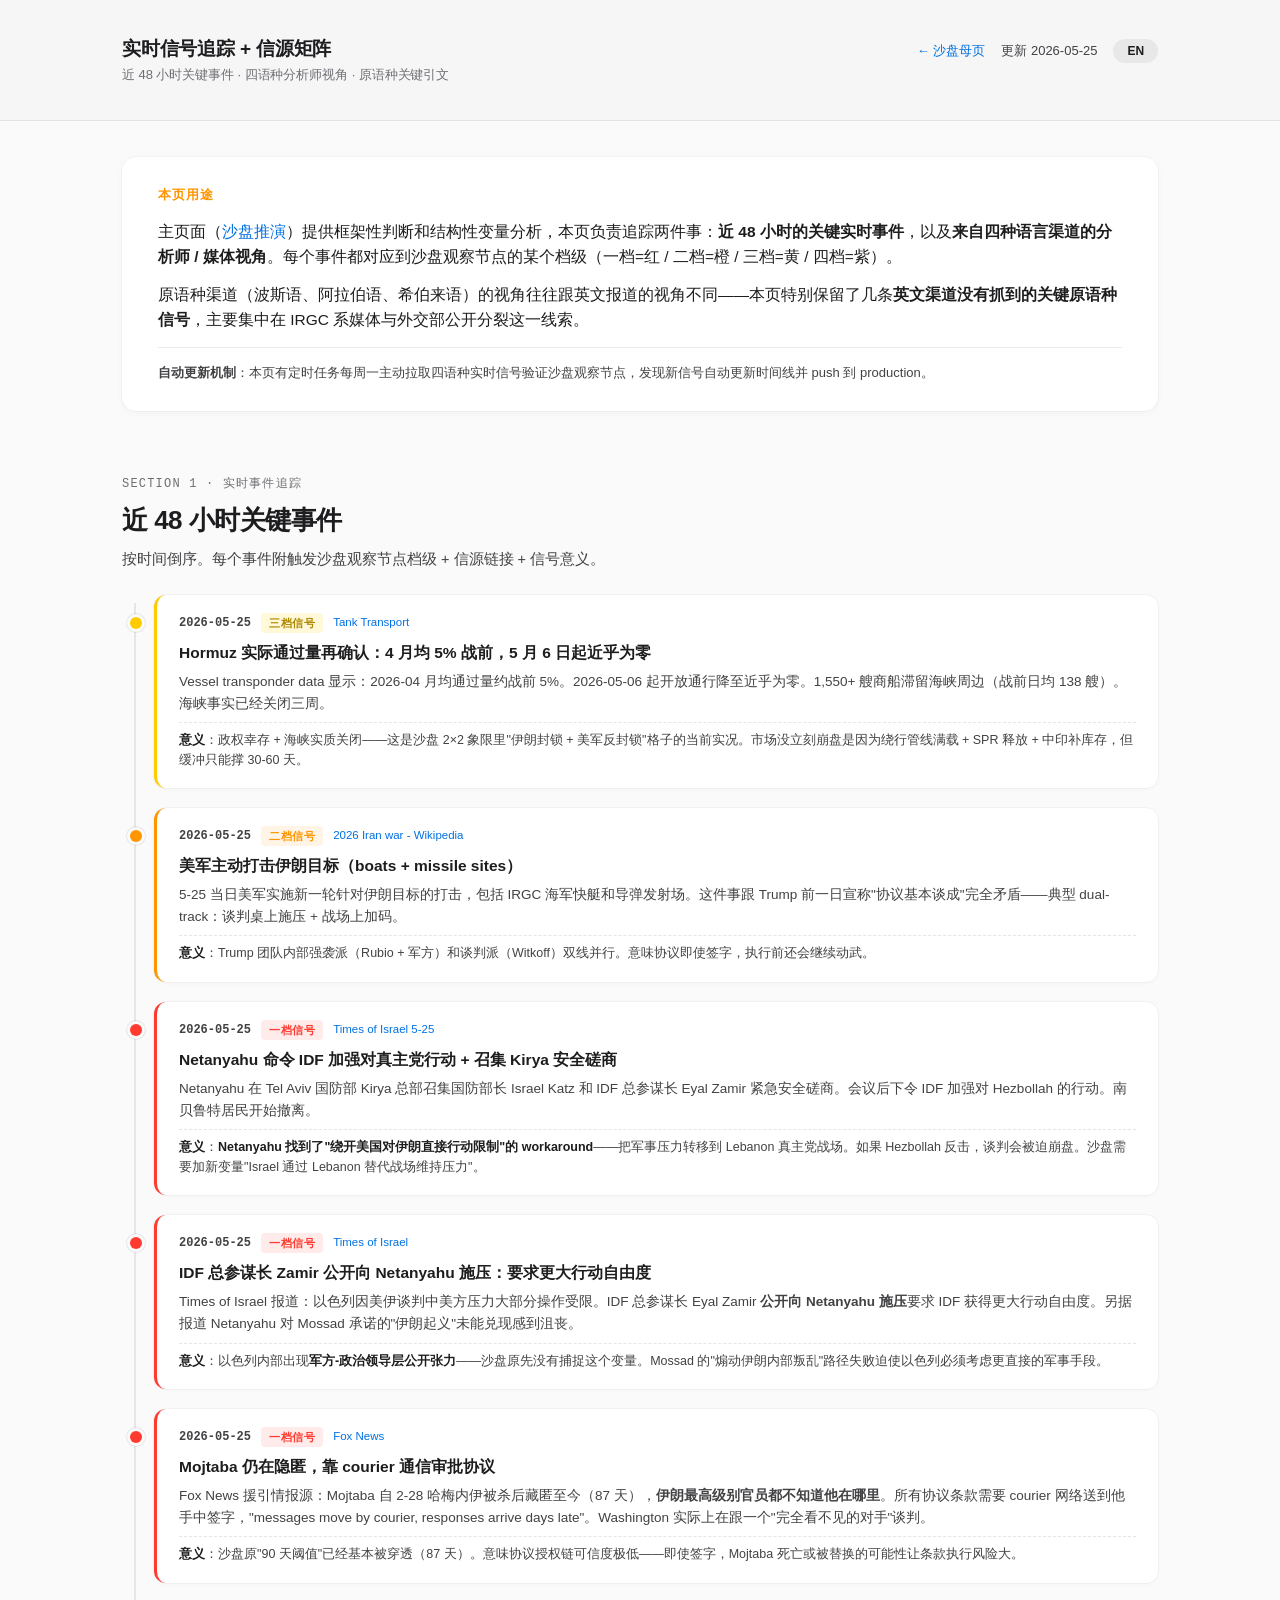
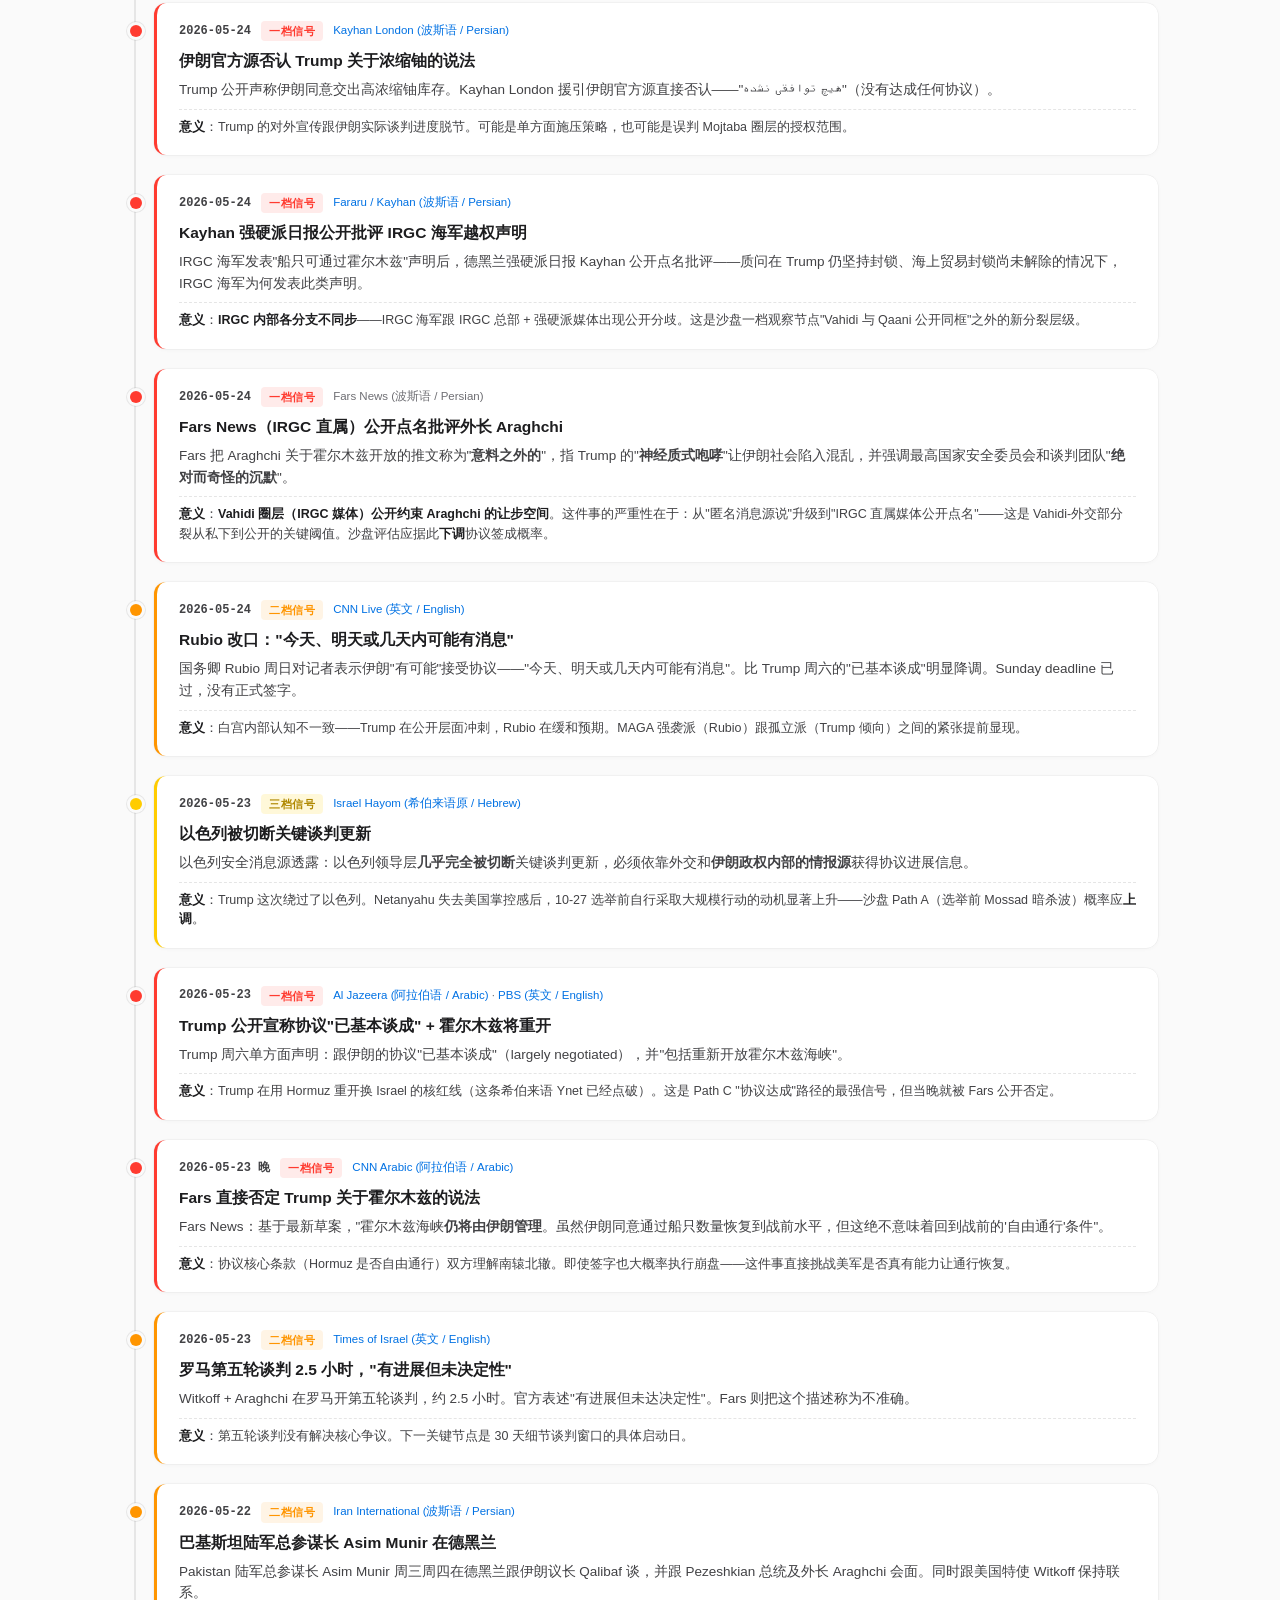
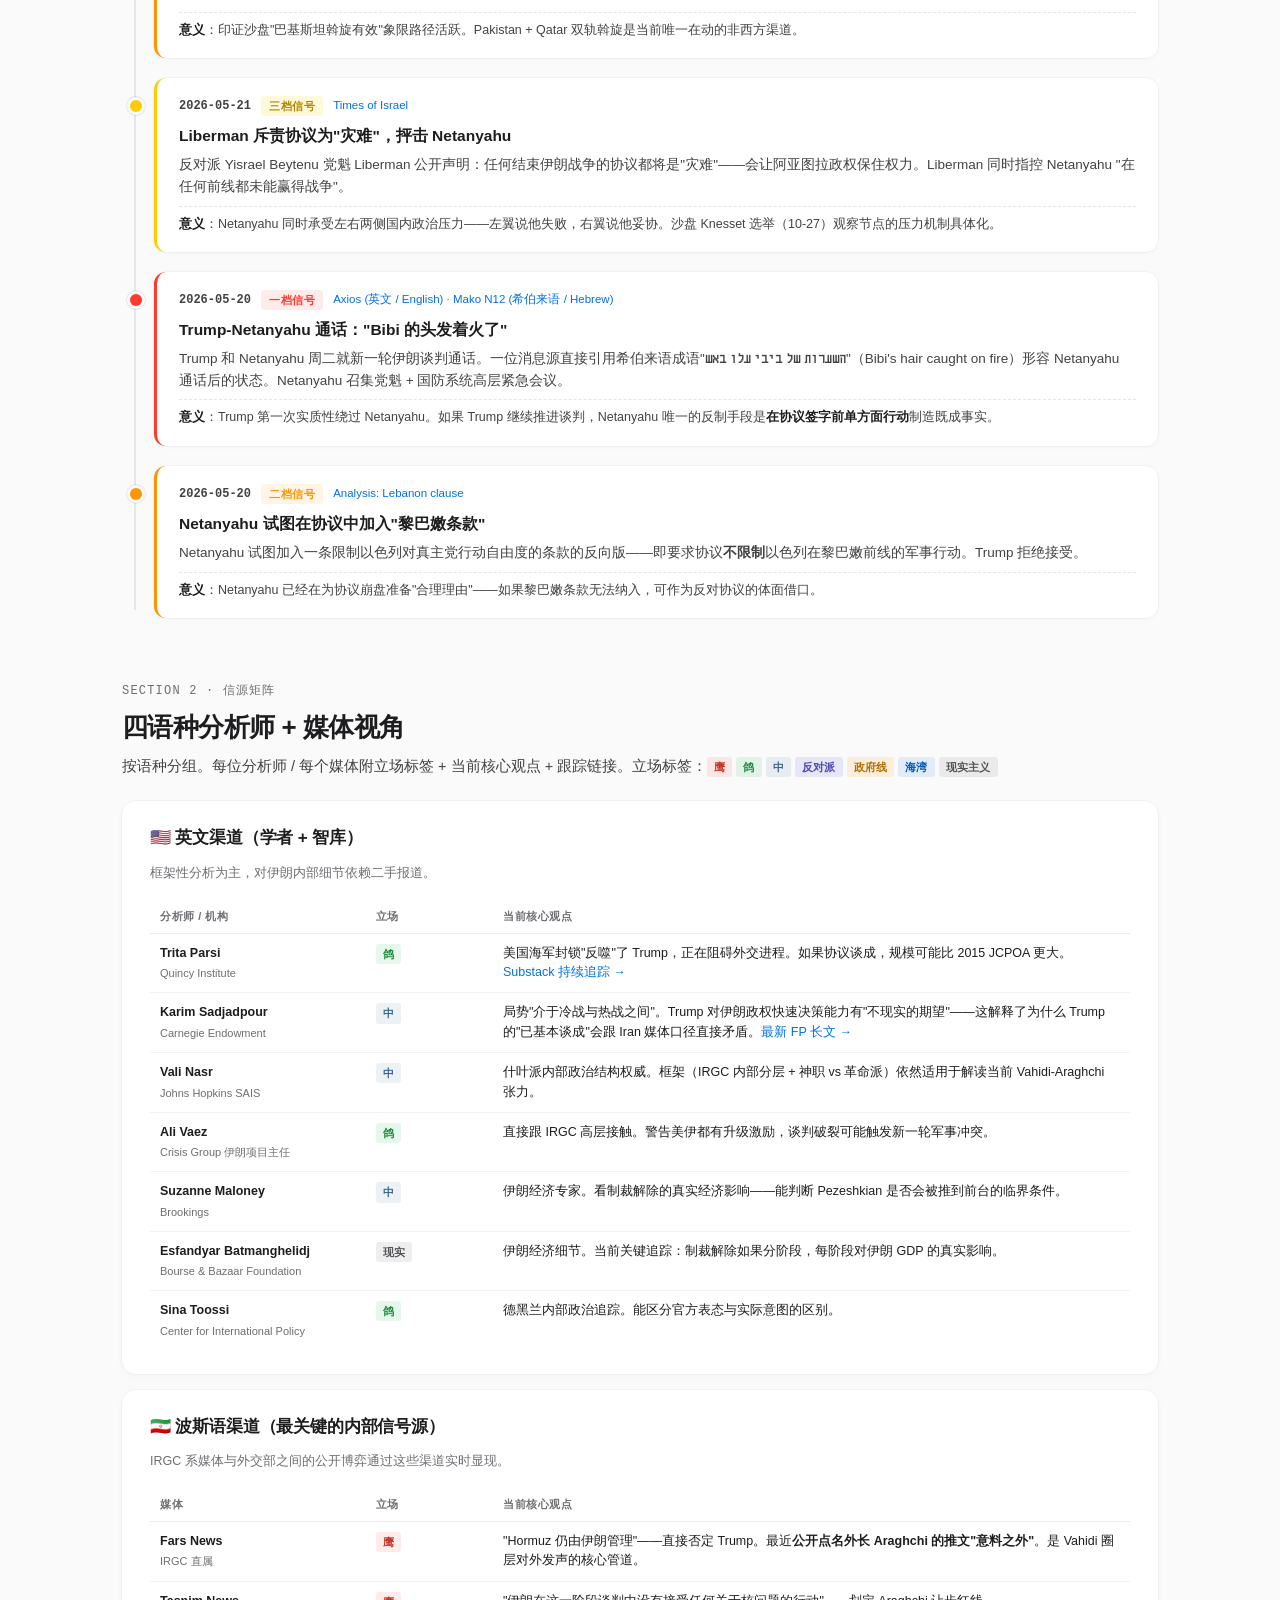
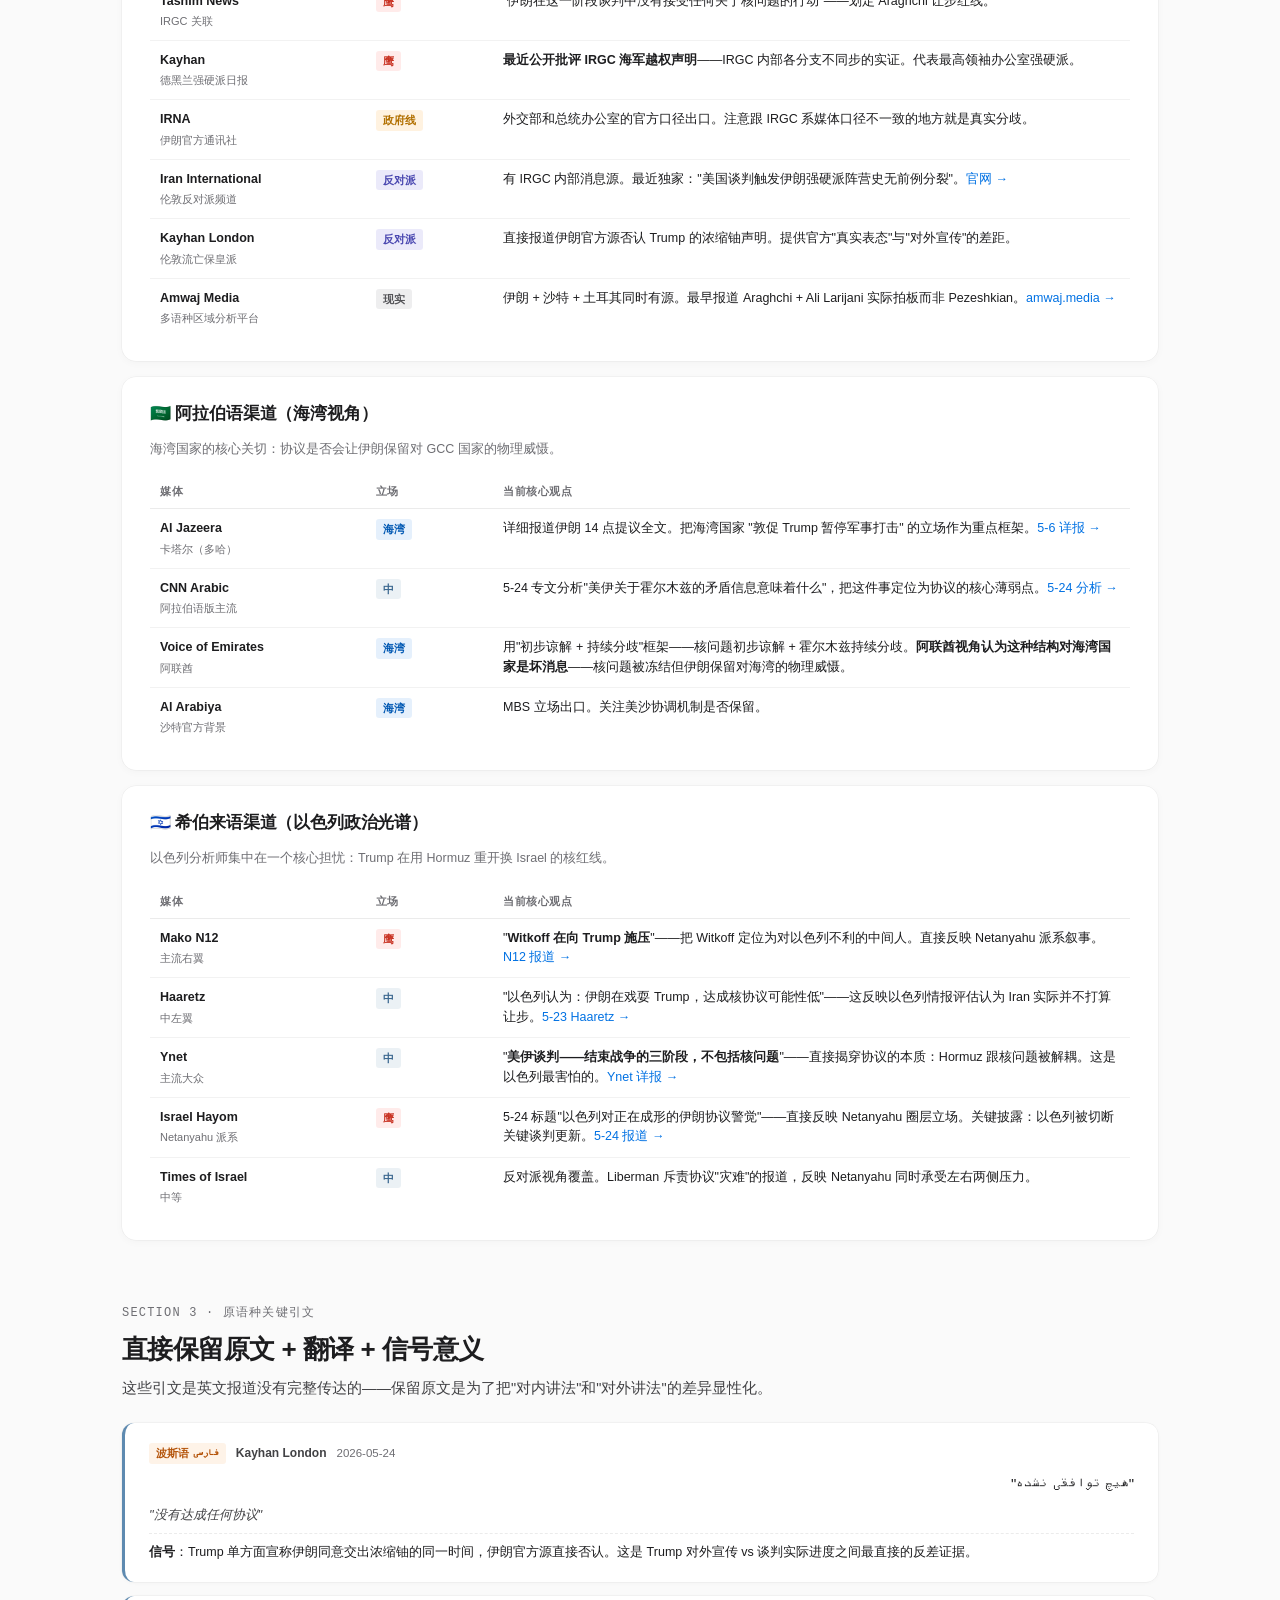
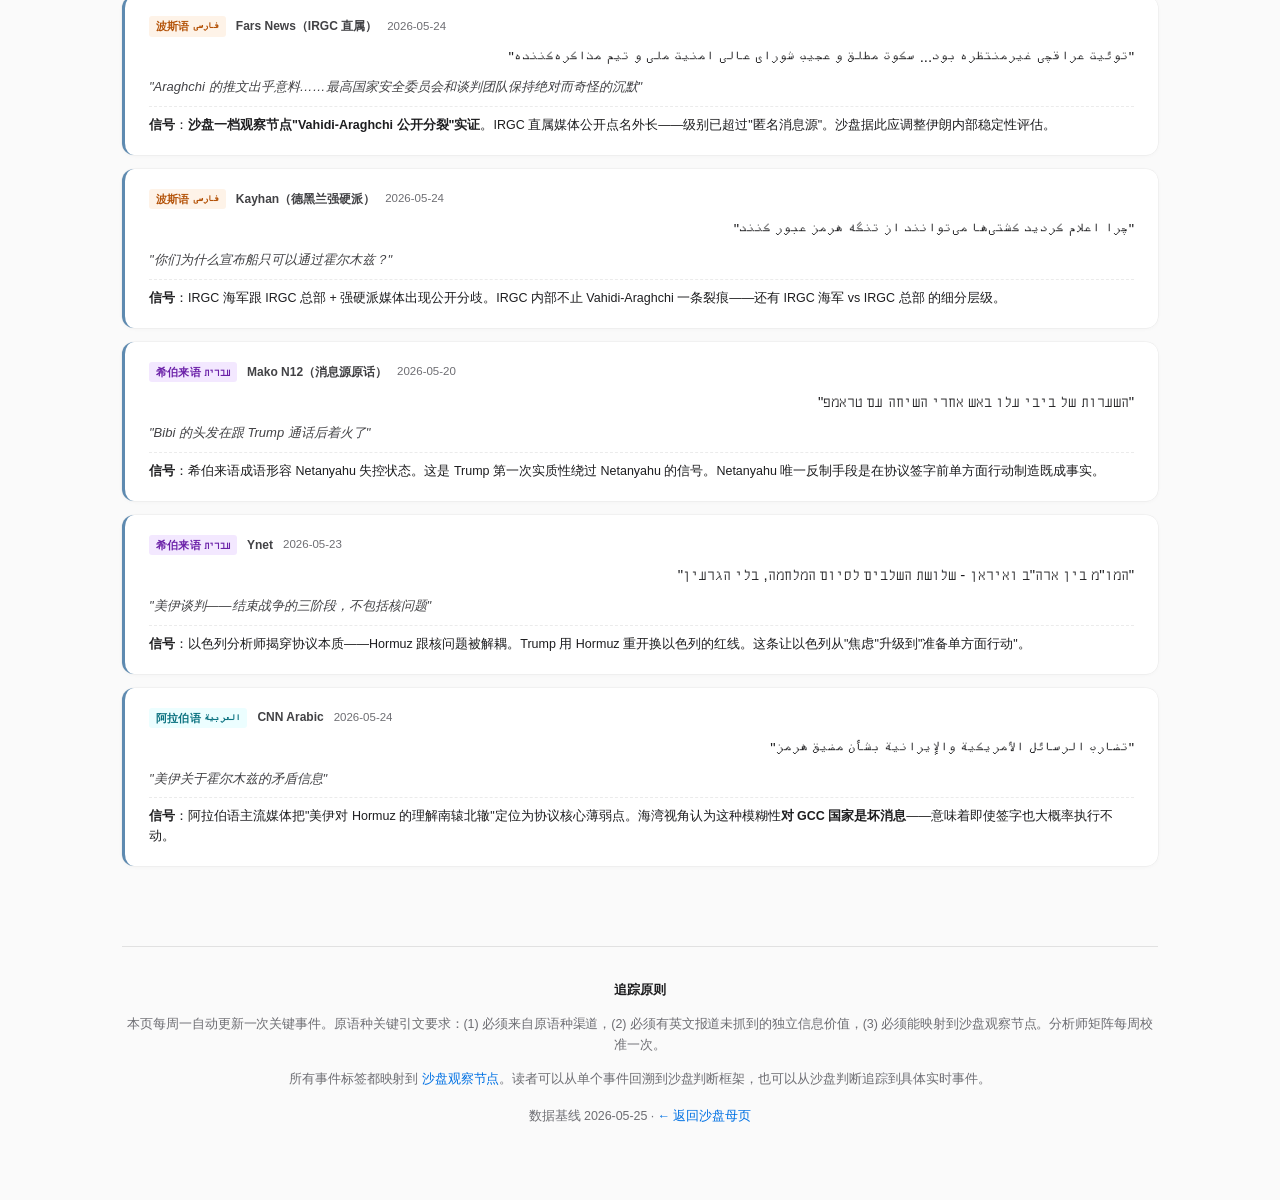
<file: dashboard/public/iran-war/live/index.html>
<!DOCTYPE html>
<html lang="zh-CN">
<head>
<meta charset="UTF-8">
<meta name="viewport" content="width=device-width, initial-scale=1.0">
<title>实时信号追踪 · Live Signals · 伊朗危机沙盘推演</title>
<link rel="stylesheet" href="../regime-scenarios/css/scenarios.css">
<style>
:root { --content-max: 1100px; --section-gap: 64px; }
body { background: #fafafa; }
body.lang-zh .lang-en-only { display: none; }
body.lang-en .lang-zh-only { display: none; }

.container { max-width: var(--content-max); margin: 0 auto; padding: 0 32px; }
.hdr-inner { max-width: var(--content-max); margin: 0 auto; padding: 18px 32px; display: flex; align-items: baseline; justify-content: space-between; flex-wrap: wrap; gap: 12px; }
.hdr h1 { font-size: 19px; font-weight: 600; margin: 0; letter-spacing: -0.01em; }
.hdr .sub { font-size: 13px; color: var(--label-3, #86868b); margin-top: 2px; }
.hdr-meta { display: flex; gap: 16px; align-items: center; font-size: 13px; color: var(--label-2, #515154); flex-wrap: wrap; }
.hdr-meta a { color: var(--blue, #0071e3); text-decoration: none; }
#lang-toggle { background: rgba(0,0,0,0.06); border: none; border-radius: 999px; padding: 5px 14px; font-size: 12px; font-weight: 600; cursor: pointer; color: var(--label, #1d1d1f); }
#lang-toggle:hover { background: rgba(0,0,0,0.1); }

.intro { background: #fff; border-radius: 14px; padding: 28px 36px; margin: 36px 0 var(--section-gap); box-shadow: 0 0 0 0.5px rgba(0,0,0,0.06), 0 2px 8px rgba(0,0,0,0.03); }
.intro h2 { font-size: 13px; font-weight: 600; letter-spacing: 0.08em; text-transform: uppercase; color: var(--orange, #ff9500); margin: 0 0 14px; }
.intro p { font-size: 15.5px; line-height: 1.65; color: var(--label, #1d1d1f); margin: 0 0 12px; }
.intro p:last-child { margin-bottom: 0; }

.sec { margin-bottom: var(--section-gap); }
.sec-num { font-family: var(--font-mono, ui-monospace, monospace); font-size: 12px; color: var(--label-3, #86868b); letter-spacing: 0.1em; margin-bottom: 6px; }
.sec h2.sec-title { font-size: 26px; font-weight: 700; letter-spacing: -0.02em; margin: 0 0 8px; }
.sec-sub { font-size: 14.5px; color: var(--label-2, #515154); margin-bottom: 24px; line-height: 1.55; }

.timeline { position: relative; padding-left: 32px; }
.timeline::before { content: ''; position: absolute; left: 12px; top: 8px; bottom: 8px; width: 2px; background: rgba(0,0,0,0.08); }
.timeline-item { position: relative; margin-bottom: 20px; background: #fff; border-radius: 12px; padding: 18px 22px; box-shadow: 0 0 0 0.5px rgba(0,0,0,0.06), 0 1px 4px rgba(0,0,0,0.03); border-left: 3px solid #5e8ab0; }
.timeline-item.tier-1 { border-left-color: #ff3b30; }
.timeline-item.tier-2 { border-left-color: #ff9500; }
.timeline-item.tier-3 { border-left-color: #ffcc00; }
.timeline-item.tier-4 { border-left-color: #5856d6; }
.timeline-item::before { content: ''; position: absolute; left: -27px; top: 22px; width: 12px; height: 12px; border-radius: 50%; background: #5e8ab0; box-shadow: 0 0 0 3px #fafafa, 0 0 0 4px rgba(0,0,0,0.08); }
.timeline-item.tier-1::before { background: #ff3b30; }
.timeline-item.tier-2::before { background: #ff9500; }
.timeline-item.tier-3::before { background: #ffcc00; }
.timeline-item.tier-4::before { background: #5856d6; }
.event-meta { display: flex; align-items: center; gap: 10px; margin-bottom: 8px; flex-wrap: wrap; }
.event-date { font-family: var(--font-mono, ui-monospace, monospace); font-size: 12px; font-weight: 600; color: var(--label-2, #515154); }
.event-tier { font-size: 10.5px; font-weight: 700; letter-spacing: 0.05em; padding: 2px 8px; border-radius: 4px; background: rgba(94, 138, 176, 0.1); color: #5e8ab0; text-transform: uppercase; }
.tier-1 .event-tier { background: rgba(255, 59, 48, 0.1); color: #ff3b30; }
.tier-2 .event-tier { background: rgba(255, 149, 0, 0.1); color: #ff9500; }
.tier-3 .event-tier { background: rgba(255, 204, 0, 0.15); color: #b08800; }
.tier-4 .event-tier { background: rgba(88, 86, 214, 0.1); color: #5856d6; }
.event-source { font-size: 11.5px; color: var(--label-3, #86868b); }
.event-source a { color: var(--blue, #0071e3); text-decoration: none; }
.event-title { font-size: 15.5px; font-weight: 600; margin: 0 0 6px; color: var(--label, #1d1d1f); }
.event-desc { font-size: 13.5px; line-height: 1.6; color: var(--label-2, #515154); margin: 0; }
.event-meaning { margin-top: 8px; padding-top: 8px; border-top: 0.5px dashed rgba(0,0,0,0.1); font-size: 12.5px; color: var(--label-2, #515154); }
.event-meaning strong { color: var(--label, #1d1d1f); }

.lang-group { background: #fff; border-radius: 14px; padding: 24px 28px; margin-bottom: 16px; box-shadow: 0 0 0 0.5px rgba(0,0,0,0.06), 0 2px 8px rgba(0,0,0,0.03); }
.lang-group h3 { font-size: 17px; font-weight: 700; margin: 0 0 4px; letter-spacing: -0.01em; }
.lang-group .lang-note { font-size: 12.5px; color: var(--label-3, #86868b); margin-bottom: 16px; }
.analyst-table { width: 100%; border-collapse: collapse; font-size: 12.5px; }
.analyst-table th { text-align: left; font-weight: 600; color: var(--label-3, #86868b); font-size: 11px; text-transform: uppercase; letter-spacing: 0.05em; padding: 8px 10px; border-bottom: 0.5px solid rgba(0,0,0,0.08); }
.analyst-table td { padding: 10px 10px; border-bottom: 0.5px solid rgba(0,0,0,0.05); vertical-align: top; line-height: 1.55; }
.analyst-table tr:last-child td { border-bottom: none; }
.analyst-name { font-weight: 600; color: var(--label, #1d1d1f); }
.analyst-affil { font-size: 11px; color: var(--label-3, #86868b); margin-top: 2px; }
.stance-tag { display: inline-block; font-size: 10.5px; font-weight: 700; padding: 2px 7px; border-radius: 3px; letter-spacing: 0.02em; white-space: nowrap; }
.stance-hawk { background: rgba(255, 59, 48, 0.1); color: #c83020; }
.stance-dove { background: rgba(52, 199, 89, 0.12); color: #1d8a3d; }
.stance-centrist { background: rgba(94, 138, 176, 0.12); color: #3c6890; }
.stance-opp { background: rgba(88, 86, 214, 0.12); color: #4a48b0; }
.stance-gov { background: rgba(255, 149, 0, 0.12); color: #b27000; }
.stance-gulf { background: rgba(0, 113, 227, 0.1); color: #0058b3; }
.stance-realist { background: rgba(142, 142, 147, 0.15); color: #545458; }
.analyst-view { color: var(--label, #1d1d1f); }
.analyst-view a { color: var(--blue, #0071e3); text-decoration: none; }

.quote-block { background: #fff; border-radius: 12px; padding: 20px 24px; margin-bottom: 14px; box-shadow: 0 0 0 0.5px rgba(0,0,0,0.06), 0 1px 4px rgba(0,0,0,0.03); border-left: 3px solid #5e8ab0; }
.quote-source { display: flex; align-items: center; gap: 10px; margin-bottom: 8px; flex-wrap: wrap; }
.lang-badge { font-size: 10.5px; font-weight: 700; padding: 2px 7px; border-radius: 3px; letter-spacing: 0.02em; }
.lang-fa { background: #fef3e8; color: #b45309; }
.lang-ar { background: #ecfeff; color: #0c7280; }
.lang-he { background: #f3e8ff; color: #6b21a8; }
.quote-source-name { font-size: 12px; font-weight: 600; color: var(--label-2, #515154); }
.quote-source-date { font-size: 11.5px; color: var(--label-3, #86868b); }
.quote-original { font-size: 15px; line-height: 1.65; color: var(--label, #1d1d1f); margin: 0 0 8px; font-weight: 500; }
.quote-translation { font-size: 13px; color: var(--label-2, #515154); line-height: 1.6; margin: 0 0 8px; font-style: italic; }
.quote-meaning { font-size: 12.5px; color: var(--label, #1d1d1f); padding-top: 8px; border-top: 0.5px dashed rgba(0,0,0,0.08); line-height: 1.6; }
.quote-meaning strong { font-weight: 600; }

.footer { border-top: 0.5px solid rgba(0,0,0,0.1); padding: 32px 0 60px; font-size: 12.5px; color: var(--label-3, #86868b); line-height: 1.7; }
.footer a { color: var(--blue, #0071e3); text-decoration: none; }

@media (max-width: 700px) {
  .container { padding: 0 20px; }
  .analyst-table th:nth-child(2), .analyst-table td:nth-child(2) { display: none; }
}
</style>
</head>
<body class="lang-zh">

<header class="hdr">
  <div class="hdr-inner">
    <div>
      <h1>
        <span class="lang-zh-only">实时信号追踪 + 信源矩阵</span>
        <span class="lang-en-only">Live Signal Tracking + Source Matrix</span>
      </h1>
      <div class="sub">
        <span class="lang-zh-only">近 48 小时关键事件 · 四语种分析师视角 · 原语种关键引文</span>
        <span class="lang-en-only">Last 48-hour key events · Four-language analyst views · Native-language quotes</span>
      </div>
    </div>
    <nav class="hdr-meta">
      <a href="../">
        <span class="lang-zh-only">← 沙盘母页</span>
        <span class="lang-en-only">← Sandbox Hub</span>
      </a>
      <span>
        <span class="lang-zh-only">更新 2026-05-25</span>
        <span class="lang-en-only">Updated 2026-05-25</span>
      </span>
      <button id="lang-toggle">EN</button>
    </nav>
  </div>
</header>

<main class="container">

<section class="intro">
  <h2>
    <span class="lang-zh-only">本页用途</span>
    <span class="lang-en-only">About This Page</span>
  </h2>
  <div class="lang-zh-only">
    <p>主页面（<a href="../">沙盘推演</a>）提供框架性判断和结构性变量分析，本页负责追踪两件事：<strong>近 48 小时的关键实时事件</strong>，以及<strong>来自四种语言渠道的分析师 / 媒体视角</strong>。每个事件都对应到沙盘观察节点的某个档级（一档=红 / 二档=橙 / 三档=黄 / 四档=紫）。</p>
    <p>原语种渠道（波斯语、阿拉伯语、希伯来语）的视角往往跟英文报道的视角不同——本页特别保留了几条<strong>英文渠道没有抓到的关键原语种信号</strong>，主要集中在 IRGC 系媒体与外交部公开分裂这一线索。</p>
    <p style="font-size: 13px; color: var(--label-2, #515154); margin-top: 14px; padding-top: 14px; border-top: 0.5px solid rgba(0,0,0,0.08);"><strong>自动更新机制</strong>：本页有定时任务每周一主动拉取四语种实时信号验证沙盘观察节点，发现新信号自动更新时间线并 push 到 production。</p>
  </div>
  <div class="lang-en-only">
    <p>The main page (<a href="../">Sandbox</a>) provides the framework judgments and structural variable analysis. This page tracks two things: <strong>key real-time events in the last 48 hours</strong>, and <strong>analyst / media perspectives from four language channels</strong>. Each event maps to a tier of the sandbox observation nodes (Tier 1 = red / Tier 2 = orange / Tier 3 = yellow / Tier 4 = purple).</p>
    <p>Native-language channels (Persian, Arabic, Hebrew) often carry different angles than English reporting. This page deliberately preserves several <strong>key native-language signals the English channels missed</strong>, concentrated around the public split between IRGC media and the foreign ministry.</p>
    <p style="font-size: 13px; color: var(--label-2, #515154); margin-top: 14px; padding-top: 14px; border-top: 0.5px solid rgba(0,0,0,0.08);"><strong>Auto-update mechanism</strong>: A scheduled task runs each Monday, actively pulling four-language real-time signals to verify sandbox observation nodes. If new signals are found, the timeline is updated automatically and pushed to production.</p>
  </div>
</section>

<section class="sec">
  <div class="sec-num">
    <span class="lang-zh-only">SECTION 1 · 实时事件追踪</span>
    <span class="lang-en-only">SECTION 1 · LIVE EVENT TRACKING</span>
  </div>
  <h2 class="sec-title">
    <span class="lang-zh-only">近 48 小时关键事件</span>
    <span class="lang-en-only">Last 48-Hour Key Events</span>
  </h2>
  <div class="sec-sub">
    <span class="lang-zh-only">按时间倒序。每个事件附触发沙盘观察节点档级 + 信源链接 + 信号意义。</span>
    <span class="lang-en-only">Reverse chronological. Each event has its triggered tier + source link + signal meaning.</span>
  </div>

  <div class="timeline">

    <div class="timeline-item tier-3">
      <div class="event-meta">
        <span class="event-date">2026-05-25</span>
        <span class="event-tier"><span class="lang-zh-only">三档信号</span><span class="lang-en-only">TIER 3</span></span>
        <span class="event-source"><a href="https://tanktransport.com/2026/05/hormuz-supply-risk/" target="_blank">Tank Transport</a></span>
      </div>
      <div class="event-title">
        <span class="lang-zh-only">Hormuz 实际通过量再确认：4 月均 5% 战前，5 月 6 日起近乎为零</span>
        <span class="lang-en-only">Hormuz actual throughput reconfirmed: April avg 5% of pre-war, near-zero since May 6</span>
      </div>
      <p class="event-desc">
        <span class="lang-zh-only">Vessel transponder data 显示：2026-04 月均通过量约战前 5%。2026-05-06 起开放通行降至近乎为零。1,550+ 艘商船滞留海峡周边（战前日均 138 艘）。海峡事实已经关闭三周。</span>
        <span class="lang-en-only">Vessel transponder data: April 2026 monthly avg ~5% of pre-war. Open transits near zero since 2026-05-06. 1,550+ commercial vessels stranded around the strait (pre-war daily traffic was 138). The strait has been substantively closed for three weeks.</span>
      </p>
      <div class="event-meaning">
        <span class="lang-zh-only"><strong>意义</strong>：政权幸存 + 海峡实质关闭——这是沙盘 2×2 象限里"伊朗封锁 + 美军反封锁"格子的当前实况。市场没立刻崩盘是因为绕行管线满载 + SPR 释放 + 中印补库存，但缓冲只能撑 30-60 天。</span>
        <span class="lang-en-only"><strong>Meaning</strong>: Regime survives + strait substantively closed — this is the current reality of the "Iran blockade + US counter-blockade" quadrant. Markets haven't crashed because bypass pipelines run full + SPR release + China/India pre-stocking, but buffers only last 30–60 days.</span>
      </div>
    </div>

    <div class="timeline-item tier-2">
      <div class="event-meta">
        <span class="event-date">2026-05-25</span>
        <span class="event-tier"><span class="lang-zh-only">二档信号</span><span class="lang-en-only">TIER 2</span></span>
        <span class="event-source"><a href="https://en.wikipedia.org/wiki/2026_Iran_war" target="_blank">2026 Iran war - Wikipedia</a></span>
      </div>
      <div class="event-title">
        <span class="lang-zh-only">美军主动打击伊朗目标（boats + missile sites）</span>
        <span class="lang-en-only">US military strikes on Iranian targets (boats + missile sites)</span>
      </div>
      <p class="event-desc">
        <span class="lang-zh-only">5-25 当日美军实施新一轮针对伊朗目标的打击，包括 IRGC 海军快艇和导弹发射场。这件事跟 Trump 前一日宣称"协议基本谈成"完全矛盾——典型 dual-track：谈判桌上施压 + 战场上加码。</span>
        <span class="lang-en-only">On 5-25 the US carried out new strikes against Iranian targets including IRGC Navy fast attack craft and missile launch sites. This directly contradicts Trump's "deal largely negotiated" claim from the previous day — a classic dual-track: pressure at the negotiation table + escalation on the battlefield.</span>
      </p>
      <div class="event-meaning">
        <span class="lang-zh-only"><strong>意义</strong>：Trump 团队内部强袭派（Rubio + 军方）和谈判派（Witkoff）双线并行。意味协议即使签字，执行前还会继续动武。</span>
        <span class="lang-en-only"><strong>Meaning</strong>: Inside Trump's team, the hawks (Rubio + military) and the negotiation faction (Witkoff) are running parallel tracks. Even if a deal is signed, military action will continue right up to execution.</span>
      </div>
    </div>

    <div class="timeline-item tier-1">
      <div class="event-meta">
        <span class="event-date">2026-05-25</span>
        <span class="event-tier"><span class="lang-zh-only">一档信号</span><span class="lang-en-only">TIER 1</span></span>
        <span class="event-source"><a href="https://www.timesofisrael.com/liveblog-may-25-2026/" target="_blank">Times of Israel 5-25</a></span>
      </div>
      <div class="event-title">
        <span class="lang-zh-only">Netanyahu 命令 IDF 加强对真主党行动 + 召集 Kirya 安全磋商</span>
        <span class="lang-en-only">Netanyahu orders IDF to intensify Hezbollah operations + convenes Kirya security consultation</span>
      </div>
      <p class="event-desc">
        <span class="lang-zh-only">Netanyahu 在 Tel Aviv 国防部 Kirya 总部召集国防部长 Israel Katz 和 IDF 总参谋长 Eyal Zamir 紧急安全磋商。会议后下令 IDF 加强对 Hezbollah 的行动。南贝鲁特居民开始撤离。</span>
        <span class="lang-en-only">Netanyahu convened Defense Minister Israel Katz and IDF Chief of Staff Eyal Zamir for an emergency security consultation at the Kirya defense HQ in Tel Aviv. After the meeting he ordered the IDF to intensify operations against Hezbollah. Residents began evacuating southern Beirut.</span>
      </p>
      <div class="event-meaning">
        <span class="lang-zh-only"><strong>意义</strong>：<strong>Netanyahu 找到了"绕开美国对伊朗直接行动限制"的 workaround</strong>——把军事压力转移到 Lebanon 真主党战场。如果 Hezbollah 反击，谈判会被迫崩盘。沙盘需要加新变量"Israel 通过 Lebanon 替代战场维持压力"。</span>
        <span class="lang-en-only"><strong>Meaning</strong>: <strong>Netanyahu has found a workaround for US restrictions on direct Iran action</strong> — shifting military pressure to the Hezbollah front in Lebanon. If Hezbollah retaliates, negotiations collapse. The sandbox needs a new variable: "Israel uses Lebanon as alternate battlefield to maintain pressure."</span>
      </div>
    </div>

    <div class="timeline-item tier-1">
      <div class="event-meta">
        <span class="event-date">2026-05-25</span>
        <span class="event-tier"><span class="lang-zh-only">一档信号</span><span class="lang-en-only">TIER 1</span></span>
        <span class="event-source"><a href="https://www.timesofisrael.com/netanyahu-said-frustrated-that-mossad-promises-of-iran-uprising-have-fallen-short/" target="_blank">Times of Israel</a></span>
      </div>
      <div class="event-title">
        <span class="lang-zh-only">IDF 总参谋长 Zamir 公开向 Netanyahu 施压：要求更大行动自由度</span>
        <span class="lang-en-only">IDF Chief Zamir publicly pressures Netanyahu: demands greater operational freedom</span>
      </div>
      <p class="event-desc">
        <span class="lang-zh-only">Times of Israel 报道：以色列因美伊谈判中美方压力大部分操作受限。IDF 总参谋长 Eyal Zamir <strong>公开向 Netanyahu 施压</strong>要求 IDF 获得更大行动自由度。另据报道 Netanyahu 对 Mossad 承诺的"伊朗起义"未能兑现感到沮丧。</span>
        <span class="lang-en-only">Per Times of Israel: Israel is mostly restrained in operations due to US pressure during the Iran negotiations. IDF Chief of Staff Eyal Zamir is <strong>publicly pressuring Netanyahu</strong> for greater IDF operational freedom. Separately, Netanyahu is reportedly frustrated that Mossad's promised "Iran uprising" has failed to materialize.</span>
      </p>
      <div class="event-meaning">
        <span class="lang-zh-only"><strong>意义</strong>：以色列内部出现<strong>军方-政治领导层公开张力</strong>——沙盘原先没有捕捉这个变量。Mossad 的"煽动伊朗内部叛乱"路径失败迫使以色列必须考虑更直接的军事手段。</span>
        <span class="lang-en-only"><strong>Meaning</strong>: An Israeli internal <strong>military vs political leadership public tension</strong> has emerged — the sandbox didn't originally capture this. Mossad's "incite internal Iranian uprising" path has failed, forcing Israel to consider more direct military means.</span>
      </div>
    </div>

    <div class="timeline-item tier-1">
      <div class="event-meta">
        <span class="event-date">2026-05-25</span>
        <span class="event-tier"><span class="lang-zh-only">一档信号</span><span class="lang-en-only">TIER 1</span></span>
        <span class="event-source"><a href="https://www.foxnews.com/world/designated-target-mojtaba-khamenei-sign-trump-deal-unprecedented-courier-setup-.amp" target="_blank">Fox News</a></span>
      </div>
      <div class="event-title">
        <span class="lang-zh-only">Mojtaba 仍在隐匿，靠 courier 通信审批协议</span>
        <span class="lang-en-only">Mojtaba still in hiding, must approve deal via courier network</span>
      </div>
      <p class="event-desc">
        <span class="lang-zh-only">Fox News 援引情报源：Mojtaba 自 2-28 哈梅内伊被杀后藏匿至今（87 天），<strong>伊朗最高级别官员都不知道他在哪里</strong>。所有协议条款需要 courier 网络送到他手中签字，"messages move by courier, responses arrive days late"。Washington 实际上在跟一个"完全看不见的对手"谈判。</span>
        <span class="lang-en-only">Fox News, citing intelligence sources: Mojtaba has been in hiding since Khamenei was killed on 2-28 (87 days). <strong>The highest officials in the Iranian government don't know where he is</strong>. All agreement terms must be carried by courier to him for signing — "messages move by courier, responses arrive days late." Washington is effectively negotiating with an "entirely invisible counterparty."</span>
      </p>
      <div class="event-meaning">
        <span class="lang-zh-only"><strong>意义</strong>：沙盘原"90 天阈值"已经基本被穿透（87 天）。意味协议授权链可信度极低——即使签字，Mojtaba 死亡或被替换的可能性让条款执行风险大。</span>
        <span class="lang-en-only"><strong>Meaning</strong>: The sandbox's original "90-day threshold" has essentially been breached (at 87 days). The chain of authorization for any agreement has very low credibility — even if signed, the risk that Mojtaba dies or is replaced makes execution risky.</span>
      </div>
    </div>

    <div class="timeline-item tier-1">
      <div class="event-meta">
        <span class="event-date">2026-05-24</span>
        <span class="event-tier"><span class="lang-zh-only">一档信号</span><span class="lang-en-only">TIER 1</span></span>
        <span class="event-source"><a href="https://kayhan.london/1405/01/28/400744/" target="_blank">Kayhan London (波斯语 / Persian)</a></span>
      </div>
      <div class="event-title">
        <span class="lang-zh-only">伊朗官方源否认 Trump 关于浓缩铀的说法</span>
        <span class="lang-en-only">Iranian official source denies Trump's claim on enriched uranium</span>
      </div>
      <p class="event-desc">
        <span class="lang-zh-only">Trump 公开声称伊朗同意交出高浓缩铀库存。Kayhan London 援引伊朗官方源直接否认——"هیچ توافقی نشده"（没有达成任何协议）。</span>
        <span class="lang-en-only">Trump publicly claimed Iran had agreed to surrender its highly enriched uranium stockpile. Kayhan London cited Iranian official sources directly denying it — "هیچ توافقی نشده" (no agreement has been reached).</span>
      </p>
      <div class="event-meaning">
        <span class="lang-zh-only"><strong>意义</strong>：Trump 的对外宣传跟伊朗实际谈判进度脱节。可能是单方面施压策略，也可能是误判 Mojtaba 圈层的授权范围。</span>
        <span class="lang-en-only"><strong>Meaning</strong>: Trump's public messaging is disconnected from actual negotiation progress. May be unilateral pressure tactics, may be misreading the Mojtaba inner circle's authorization scope.</span>
      </div>
    </div>

    <div class="timeline-item tier-1">
      <div class="event-meta">
        <span class="event-date">2026-05-24</span>
        <span class="event-tier"><span class="lang-zh-only">一档信号</span><span class="lang-en-only">TIER 1</span></span>
        <span class="event-source"><a href="https://fararu.com/fa/news/969942/" target="_blank">Fararu / Kayhan (波斯语 / Persian)</a></span>
      </div>
      <div class="event-title">
        <span class="lang-zh-only">Kayhan 强硬派日报公开批评 IRGC 海军越权声明</span>
        <span class="lang-en-only">Hardline daily Kayhan publicly criticizes IRGC Navy for overreach statement</span>
      </div>
      <p class="event-desc">
        <span class="lang-zh-only">IRGC 海军发表"船只可通过霍尔木兹"声明后，德黑兰强硬派日报 Kayhan 公开点名批评——质问在 Trump 仍坚持封锁、海上贸易封锁尚未解除的情况下，IRGC 海军为何发表此类声明。</span>
        <span class="lang-en-only">After IRGC Navy stated that "ships may transit Hormuz," Tehran hardline daily Kayhan publicly called it out — questioning why IRGC Navy issued such a statement while Trump still maintains the blockade and the maritime blockade hasn't been lifted.</span>
      </p>
      <div class="event-meaning">
        <span class="lang-zh-only"><strong>意义</strong>：<strong>IRGC 内部各分支不同步</strong>——IRGC 海军跟 IRGC 总部 + 强硬派媒体出现公开分歧。这是沙盘一档观察节点"Vahidi 与 Qaani 公开同框"之外的新分裂层级。</span>
        <span class="lang-en-only"><strong>Meaning</strong>: <strong>IRGC's internal branches are out of sync</strong> — IRGC Navy is publicly out of step with IRGC HQ and hardline media. This is a new layer of fracture beyond the sandbox Tier 1 node "Vahidi-Qaani public co-appearance."</span>
      </div>
    </div>

    <div class="timeline-item tier-1">
      <div class="event-meta">
        <span class="event-date">2026-05-24</span>
        <span class="event-tier"><span class="lang-zh-only">一档信号</span><span class="lang-en-only">TIER 1</span></span>
        <span class="event-source">Fars News (波斯语 / Persian)</span>
      </div>
      <div class="event-title">
        <span class="lang-zh-only">Fars News（IRGC 直属）公开点名批评外长 Araghchi</span>
        <span class="lang-en-only">Fars News (IRGC-affiliated) publicly names and criticizes FM Araghchi</span>
      </div>
      <p class="event-desc">
        <span class="lang-zh-only">Fars 把 Araghchi 关于霍尔木兹开放的推文称为"<strong>意料之外的</strong>"，指 Trump 的"<strong>神经质式咆哮</strong>"让伊朗社会陷入混乱，并强调最高国家安全委员会和谈判团队"<strong>绝对而奇怪的沉默</strong>"。</span>
        <span class="lang-en-only">Fars called Araghchi's tweet on Hormuz opening "<strong>unexpected</strong>," said Trump's "<strong>neurotic ranting</strong>" had left Iranian society in confusion, and noted the Supreme National Security Council and the negotiation team had maintained "<strong>absolute and strange silence</strong>."</span>
      </p>
      <div class="event-meaning">
        <span class="lang-zh-only"><strong>意义</strong>：<strong>Vahidi 圈层（IRGC 媒体）公开约束 Araghchi 的让步空间</strong>。这件事的严重性在于：从"匿名消息源说"升级到"IRGC 直属媒体公开点名"——这是 Vahidi-外交部分裂从私下到公开的关键阈值。沙盘评估应据此<strong>下调</strong>协议签成概率。</span>
        <span class="lang-en-only"><strong>Meaning</strong>: <strong>The Vahidi circle (IRGC media) publicly constrains Araghchi's concession space</strong>. Severity: this escalates from "anonymous source rumors" to "IRGC-affiliated media publicly naming" — the key threshold of the Vahidi-foreign ministry split going from private to public. The sandbox should <strong>downgrade</strong> the probability of deal signing.</span>
      </div>
    </div>

    <div class="timeline-item tier-2">
      <div class="event-meta">
        <span class="event-date">2026-05-24</span>
        <span class="event-tier"><span class="lang-zh-only">二档信号</span><span class="lang-en-only">TIER 2</span></span>
        <span class="event-source"><a href="https://us.cnn.com/2026/05/24/world/live-news/iran-war-news" target="_blank">CNN Live (英文 / English)</a></span>
      </div>
      <div class="event-title">
        <span class="lang-zh-only">Rubio 改口："今天、明天或几天内可能有消息"</span>
        <span class="lang-en-only">Rubio walks back: "today, tomorrow, or in a couple days"</span>
      </div>
      <p class="event-desc">
        <span class="lang-zh-only">国务卿 Rubio 周日对记者表示伊朗"有可能"接受协议——"今天、明天或几天内可能有消息"。比 Trump 周六的"已基本谈成"明显降调。Sunday deadline 已过，没有正式签字。</span>
        <span class="lang-en-only">Secretary of State Rubio told reporters Sunday that Iran "may" accept the deal — "could happen today, tomorrow, or in a couple days." Clearly softer than Trump's Saturday "largely negotiated" framing. Sunday deadline passed without formal signing.</span>
      </p>
      <div class="event-meaning">
        <span class="lang-zh-only"><strong>意义</strong>：白宫内部认知不一致——Trump 在公开层面冲刺，Rubio 在缓和预期。MAGA 强袭派（Rubio）跟孤立派（Trump 倾向）之间的紧张提前显现。</span>
        <span class="lang-en-only"><strong>Meaning</strong>: White House internal disagreement — Trump sprinting publicly, Rubio dampening expectations. Tension between MAGA hawks (Rubio) and isolationist tendencies (Trump) surfacing early.</span>
      </div>
    </div>

    <div class="timeline-item tier-3">
      <div class="event-meta">
        <span class="event-date">2026-05-23</span>
        <span class="event-tier"><span class="lang-zh-only">三档信号</span><span class="lang-en-only">TIER 3</span></span>
        <span class="event-source"><a href="https://www.israelhayom.com/2026/05/24/israel-alarmed-as-iran-deal-takes-shape/" target="_blank">Israel Hayom (希伯来语原 / Hebrew)</a></span>
      </div>
      <div class="event-title">
        <span class="lang-zh-only">以色列被切断关键谈判更新</span>
        <span class="lang-en-only">Israel cut off from key negotiation updates</span>
      </div>
      <p class="event-desc">
        <span class="lang-zh-only">以色列安全消息源透露：以色列领导层<strong>几乎完全被切断</strong>关键谈判更新，必须依靠外交和<strong>伊朗政权内部的情报源</strong>获得协议进展信息。</span>
        <span class="lang-en-only">Israeli security sources reveal: Israeli leadership is <strong>almost entirely cut off</strong> from key negotiation updates and must rely on diplomatic channels and <strong>intelligence sources inside the Iranian regime</strong> for information on deal progress.</span>
      </p>
      <div class="event-meaning">
        <span class="lang-zh-only"><strong>意义</strong>：Trump 这次绕过了以色列。Netanyahu 失去美国掌控感后，10-27 选举前自行采取大规模行动的动机显著上升——沙盘 Path A（选举前 Mossad 暗杀波）概率应<strong>上调</strong>。</span>
        <span class="lang-en-only"><strong>Meaning</strong>: Trump has bypassed Israel. With Netanyahu losing his sense of US control, his motivation for major unilateral action before the 10-27 election rises significantly — the sandbox should <strong>raise</strong> the probability of Path A (pre-election Mossad assassination wave).</span>
      </div>
    </div>

    <div class="timeline-item tier-1">
      <div class="event-meta">
        <span class="event-date">2026-05-23</span>
        <span class="event-tier"><span class="lang-zh-only">一档信号</span><span class="lang-en-only">TIER 1</span></span>
        <span class="event-source"><a href="https://www.aljazeera.net/news/2026/5/6/" target="_blank">Al Jazeera (阿拉伯语 / Arabic)</a> · <a href="https://www.pbs.org/newshour/world/trump-says-deal-with-iran-including-opening-strait-of-hormuz-is-largely-negotiated" target="_blank">PBS (英文 / English)</a></span>
      </div>
      <div class="event-title">
        <span class="lang-zh-only">Trump 公开宣称协议"已基本谈成" + 霍尔木兹将重开</span>
        <span class="lang-en-only">Trump publicly declares deal "largely negotiated" + Hormuz to reopen</span>
      </div>
      <p class="event-desc">
        <span class="lang-zh-only">Trump 周六单方面声明：跟伊朗的协议"已基本谈成"（largely negotiated），并"包括重新开放霍尔木兹海峡"。</span>
        <span class="lang-en-only">Trump unilaterally declared Saturday: the deal with Iran is "largely negotiated," and "includes reopening the Strait of Hormuz."</span>
      </p>
      <div class="event-meaning">
        <span class="lang-zh-only"><strong>意义</strong>：Trump 在用 Hormuz 重开换 Israel 的核红线（这条希伯来语 Ynet 已经点破）。这是 Path C "协议达成"路径的最强信号，但当晚就被 Fars 公开否定。</span>
        <span class="lang-en-only"><strong>Meaning</strong>: Trump is trading Hormuz reopening for Israel's nuclear red line (Hebrew-language Ynet already pointed this out). Strongest signal yet for Path C "deal reached" — but openly contradicted by Fars the same night.</span>
      </div>
    </div>

    <div class="timeline-item tier-1">
      <div class="event-meta">
        <span class="event-date">2026-05-23 <span class="lang-zh-only">晚</span><span class="lang-en-only">eve</span></span>
        <span class="event-tier"><span class="lang-zh-only">一档信号</span><span class="lang-en-only">TIER 1</span></span>
        <span class="event-source"><a href="https://arabic.cnn.com/middle-east/article/2026/05/24/behind-the-conflicting-us-and-iranian-messaging-on-the-strait-of-hormuz" target="_blank">CNN Arabic (阿拉伯语 / Arabic)</a></span>
      </div>
      <div class="event-title">
        <span class="lang-zh-only">Fars 直接否定 Trump 关于霍尔木兹的说法</span>
        <span class="lang-en-only">Fars directly contradicts Trump on Hormuz</span>
      </div>
      <p class="event-desc">
        <span class="lang-zh-only">Fars News：基于最新草案，"霍尔木兹海峡<strong>仍将由伊朗管理</strong>。虽然伊朗同意通过船只数量恢复到战前水平，但这绝不意味着回到战前的'自由通行'条件"。</span>
        <span class="lang-en-only">Fars News: based on the latest draft, "the Strait of Hormuz <strong>remains under Iranian administration</strong>. While Iran has agreed to restore vessel transit counts to pre-war levels, this absolutely does not mean returning to the pre-war 'freedom of passage' conditions."</span>
      </p>
      <div class="event-meaning">
        <span class="lang-zh-only"><strong>意义</strong>：协议核心条款（Hormuz 是否自由通行）双方理解南辕北辙。即使签字也大概率执行崩盘——这件事直接挑战美军是否真有能力让通行恢复。</span>
        <span class="lang-en-only"><strong>Meaning</strong>: The core deal terms (whether Hormuz is freely transitable) are understood diametrically differently. Even if signed, execution will likely collapse — this directly challenges whether the US Navy can actually restore transit.</span>
      </div>
    </div>

    <div class="timeline-item tier-2">
      <div class="event-meta">
        <span class="event-date">2026-05-23</span>
        <span class="event-tier"><span class="lang-zh-only">二档信号</span><span class="lang-en-only">TIER 2</span></span>
        <span class="event-source"><a href="https://www.timesofisrael.com/liveblog-may-23-2026/" target="_blank">Times of Israel (英文 / English)</a></span>
      </div>
      <div class="event-title">
        <span class="lang-zh-only">罗马第五轮谈判 2.5 小时，"有进展但未决定性"</span>
        <span class="lang-en-only">Rome 5th round of talks: 2.5 hours, "progress but not decisive"</span>
      </div>
      <p class="event-desc">
        <span class="lang-zh-only">Witkoff + Araghchi 在罗马开第五轮谈判，约 2.5 小时。官方表述"有进展但未达决定性"。Fars 则把这个描述称为不准确。</span>
        <span class="lang-en-only">Witkoff + Araghchi held the 5th round in Rome, about 2.5 hours. Official statement: "progress but not decisive." Fars rejected this characterization as inaccurate.</span>
      </p>
      <div class="event-meaning">
        <span class="lang-zh-only"><strong>意义</strong>：第五轮谈判没有解决核心争议。下一关键节点是 30 天细节谈判窗口的具体启动日。</span>
        <span class="lang-en-only"><strong>Meaning</strong>: The 5th round did not resolve core disputes. The next critical node is the specific kickoff date of the 30-day detailed negotiation window.</span>
      </div>
    </div>

    <div class="timeline-item tier-2">
      <div class="event-meta">
        <span class="event-date">2026-05-22</span>
        <span class="event-tier"><span class="lang-zh-only">二档信号</span><span class="lang-en-only">TIER 2</span></span>
        <span class="event-source"><a href="https://www.iranintl.com/en/" target="_blank">Iran International (波斯语 / Persian)</a></span>
      </div>
      <div class="event-title">
        <span class="lang-zh-only">巴基斯坦陆军总参谋长 Asim Munir 在德黑兰</span>
        <span class="lang-en-only">Pakistani COAS Asim Munir in Tehran</span>
      </div>
      <p class="event-desc">
        <span class="lang-zh-only">Pakistan 陆军总参谋长 Asim Munir 周三周四在德黑兰跟伊朗议长 Qalibaf 谈，并跟 Pezeshkian 总统及外长 Araghchi 会面。同时跟美国特使 Witkoff 保持联系。</span>
        <span class="lang-en-only">Pakistani Army Chief Asim Munir was in Tehran Wednesday and Thursday meeting with Iranian Speaker Qalibaf, President Pezeshkian, and Foreign Minister Araghchi. He was also in contact with US Envoy Witkoff.</span>
      </p>
      <div class="event-meaning">
        <span class="lang-zh-only"><strong>意义</strong>：印证沙盘"巴基斯坦斡旋有效"象限路径活跃。Pakistan + Qatar 双轨斡旋是当前唯一在动的非西方渠道。</span>
        <span class="lang-en-only"><strong>Meaning</strong>: Confirms the sandbox's "Pakistan mediation works" quadrant path is active. Pakistan + Qatar dual-track mediation is the only non-Western channel currently moving.</span>
      </div>
    </div>

    <div class="timeline-item tier-3">
      <div class="event-meta">
        <span class="event-date">2026-05-21</span>
        <span class="event-tier"><span class="lang-zh-only">三档信号</span><span class="lang-en-only">TIER 3</span></span>
        <span class="event-source"><a href="https://www.timesofisrael.com/liberman-slams-emerging-iran-deal-accuses-netanyahu-of-failing-to-win-war-on-any-front/" target="_blank">Times of Israel</a></span>
      </div>
      <div class="event-title">
        <span class="lang-zh-only">Liberman 斥责协议为"灾难"，抨击 Netanyahu</span>
        <span class="lang-en-only">Liberman calls deal "catastrophe," attacks Netanyahu</span>
      </div>
      <p class="event-desc">
        <span class="lang-zh-only">反对派 Yisrael Beytenu 党魁 Liberman 公开声明：任何结束伊朗战争的协议都将是"灾难"——会让阿亚图拉政权保住权力。Liberman 同时指控 Netanyahu "在任何前线都未能赢得战争"。</span>
        <span class="lang-en-only">Yisrael Beytenu opposition leader Liberman publicly declared: any deal ending the Iran war would be a "catastrophe" — it would let the ayatollah regime keep power. Liberman also accused Netanyahu of "failing to win the war on any front."</span>
      </p>
      <div class="event-meaning">
        <span class="lang-zh-only"><strong>意义</strong>：Netanyahu 同时承受左右两侧国内政治压力——左翼说他失败，右翼说他妥协。沙盘 Knesset 选举（10-27）观察节点的压力机制具体化。</span>
        <span class="lang-en-only"><strong>Meaning</strong>: Netanyahu is being pressed from both flanks domestically — the left says he failed, the right says he compromised. The pressure mechanism for the sandbox's Knesset election (10-27) node is materializing.</span>
      </div>
    </div>

    <div class="timeline-item tier-1">
      <div class="event-meta">
        <span class="event-date">2026-05-20</span>
        <span class="event-tier"><span class="lang-zh-only">一档信号</span><span class="lang-en-only">TIER 1</span></span>
        <span class="event-source"><a href="https://www.axios.com/2026/05/20/trump-netanyahu-call-iran-peace-plan" target="_blank">Axios (英文 / English)</a> · <a href="https://www.mako.co.il/news-diplomatic/2026_q2/Article-c291484f2664e91026.htm" target="_blank">Mako N12 (希伯来语 / Hebrew)</a></span>
      </div>
      <div class="event-title">
        <span class="lang-zh-only">Trump-Netanyahu 通话："Bibi 的头发着火了"</span>
        <span class="lang-en-only">Trump-Netanyahu call: "Bibi's hair caught on fire"</span>
      </div>
      <p class="event-desc">
        <span class="lang-zh-only">Trump 和 Netanyahu 周二就新一轮伊朗谈判通话。一位消息源直接引用希伯来语成语"<strong>השערות של ביבי עלו באש</strong>"（Bibi's hair caught on fire）形容 Netanyahu 通话后的状态。Netanyahu 召集党魁 + 国防系统高层紧急会议。</span>
        <span class="lang-en-only">Trump and Netanyahu spoke Tuesday on the new round of Iran talks. A source directly quoted the Hebrew idiom "<strong>השערות של ביבי עלו באש</strong>" (Bibi's hair caught on fire) to describe Netanyahu's state after the call. Netanyahu convened an emergency meeting with party leaders and senior defense officials.</span>
      </p>
      <div class="event-meaning">
        <span class="lang-zh-only"><strong>意义</strong>：Trump 第一次实质性绕过 Netanyahu。如果 Trump 继续推进谈判，Netanyahu 唯一的反制手段是<strong>在协议签字前单方面行动</strong>制造既成事实。</span>
        <span class="lang-en-only"><strong>Meaning</strong>: Trump's first substantive bypass of Netanyahu. If Trump continues advancing negotiations, Netanyahu's only counter is to <strong>act unilaterally before the deal is signed</strong> to create a fait accompli.</span>
      </div>
    </div>

    <div class="timeline-item tier-2">
      <div class="event-meta">
        <span class="event-date">2026-05-20</span>
        <span class="event-tier"><span class="lang-zh-only">二档信号</span><span class="lang-en-only">TIER 2</span></span>
        <span class="event-source"><a href="https://houseofsaud.com/lebanon-clause-iran-deal/" target="_blank">Analysis: Lebanon clause</a></span>
      </div>
      <div class="event-title">
        <span class="lang-zh-only">Netanyahu 试图在协议中加入"黎巴嫩条款"</span>
        <span class="lang-en-only">Netanyahu tries to insert "Lebanon clause" into the deal</span>
      </div>
      <p class="event-desc">
        <span class="lang-zh-only">Netanyahu 试图加入一条限制以色列对真主党行动自由度的条款的反向版——即要求协议<strong>不限制</strong>以色列在黎巴嫩前线的军事行动。Trump 拒绝接受。</span>
        <span class="lang-en-only">Netanyahu tried to insert the reverse of a clause that would limit Israeli freedom of action against Hezbollah — demanding the deal <strong>not restrict</strong> Israel's military operations on the Lebanon front. Trump refused.</span>
      </p>
      <div class="event-meaning">
        <span class="lang-zh-only"><strong>意义</strong>：Netanyahu 已经在为协议崩盘准备"合理理由"——如果黎巴嫩条款无法纳入，可作为反对协议的体面借口。</span>
        <span class="lang-en-only"><strong>Meaning</strong>: Netanyahu is already prepping a "respectable reason" for deal collapse — if the Lebanon clause can't be included, it becomes a face-saving pretext to oppose the deal.</span>
      </div>
    </div>

  </div>
</section>

<section class="sec">
  <div class="sec-num">
    <span class="lang-zh-only">SECTION 2 · 信源矩阵</span>
    <span class="lang-en-only">SECTION 2 · SOURCE MATRIX</span>
  </div>
  <h2 class="sec-title">
    <span class="lang-zh-only">四语种分析师 + 媒体视角</span>
    <span class="lang-en-only">Four-Language Analyst &amp; Media Views</span>
  </h2>
  <div class="sec-sub">
    <span class="lang-zh-only">按语种分组。每位分析师 / 每个媒体附立场标签 + 当前核心观点 + 跟踪链接。立场标签：<span class="stance-tag stance-hawk">鹰</span> <span class="stance-tag stance-dove">鸽</span> <span class="stance-tag stance-centrist">中</span> <span class="stance-tag stance-opp">反对派</span> <span class="stance-tag stance-gov">政府线</span> <span class="stance-tag stance-gulf">海湾</span> <span class="stance-tag stance-realist">现实主义</span></span>
    <span class="lang-en-only">Grouped by language. Each entry has a stance tag + current view + tracking link. Stance tags: <span class="stance-tag stance-hawk">Hawk</span> <span class="stance-tag stance-dove">Dove</span> <span class="stance-tag stance-centrist">Centrist</span> <span class="stance-tag stance-opp">Opposition</span> <span class="stance-tag stance-gov">Government</span> <span class="stance-tag stance-gulf">Gulf</span> <span class="stance-tag stance-realist">Realist</span></span>
  </div>

  <div class="lang-group">
    <h3>🇺🇸 <span class="lang-zh-only">英文渠道（学者 + 智库）</span><span class="lang-en-only">English channel (scholars + think tanks)</span></h3>
    <p class="lang-note">
      <span class="lang-zh-only">框架性分析为主，对伊朗内部细节依赖二手报道。</span>
      <span class="lang-en-only">Framework analysis dominates; Iran-internal details largely rely on secondary sources.</span>
    </p>
    <table class="analyst-table">
      <thead>
        <tr>
          <th style="width: 22%;"><span class="lang-zh-only">分析师 / 机构</span><span class="lang-en-only">Analyst / Affiliation</span></th>
          <th style="width: 13%;"><span class="lang-zh-only">立场</span><span class="lang-en-only">Stance</span></th>
          <th><span class="lang-zh-only">当前核心观点</span><span class="lang-en-only">Current core view</span></th>
        </tr>
      </thead>
      <tbody>
        <tr>
          <td><div class="analyst-name">Trita Parsi</div><div class="analyst-affil">Quincy Institute</div></td>
          <td><span class="stance-tag stance-dove"><span class="lang-zh-only">鸽</span><span class="lang-en-only">Dove</span></span></td>
          <td class="analyst-view">
            <span class="lang-zh-only">美国海军封锁"反噬"了 Trump，正在阻碍外交进程。如果协议谈成，规模可能比 2015 JCPOA 更大。<a href="https://tritaparsi.substack.com/p/are-we-on-the-verge-of-a-us-iran" target="_blank">Substack 持续追踪 →</a></span>
            <span class="lang-en-only">The US Navy blockade has "backfired" on Trump and is impeding diplomacy. If a deal is reached, it could be larger than the 2015 JCPOA. <a href="https://tritaparsi.substack.com/p/are-we-on-the-verge-of-a-us-iran" target="_blank">Substack tracking →</a></span>
          </td>
        </tr>
        <tr>
          <td><div class="analyst-name">Karim Sadjadpour</div><div class="analyst-affil">Carnegie Endowment</div></td>
          <td><span class="stance-tag stance-centrist"><span class="lang-zh-only">中</span><span class="lang-en-only">Centrist</span></span></td>
          <td class="analyst-view">
            <span class="lang-zh-only">局势"介于冷战与热战之间"。Trump 对伊朗政权快速决策能力有"不现实的期望"——这解释了为什么 Trump 的"已基本谈成"会跟 Iran 媒体口径直接矛盾。<a href="https://foreignpolicy.com/2026/04/22/karim-sadjadpour-iran-regime-future-war-gulf-energy-hormuz-cease-fire/" target="_blank">最新 FP 长文 →</a></span>
            <span class="lang-en-only">Situation is "between cold war and hot war." Trump has "unrealistic expectations" about the Iranian regime's decision speed — this explains why Trump's "largely negotiated" framing directly contradicts Iranian media. <a href="https://foreignpolicy.com/2026/04/22/karim-sadjadpour-iran-regime-future-war-gulf-energy-hormuz-cease-fire/" target="_blank">Latest FP essay →</a></span>
          </td>
        </tr>
        <tr>
          <td><div class="analyst-name">Vali Nasr</div><div class="analyst-affil">Johns Hopkins SAIS</div></td>
          <td><span class="stance-tag stance-centrist"><span class="lang-zh-only">中</span><span class="lang-en-only">Centrist</span></span></td>
          <td class="analyst-view">
            <span class="lang-zh-only">什叶派内部政治结构权威。框架（IRGC 内部分层 + 神职 vs 革命派）依然适用于解读当前 Vahidi-Araghchi 张力。</span>
            <span class="lang-en-only">Authority on Shia internal political structure. His framework (IRGC inner layering + clerical vs revolutionary factions) still applies to reading the current Vahidi-Araghchi tension.</span>
          </td>
        </tr>
        <tr>
          <td><div class="analyst-name">Ali Vaez</div><div class="analyst-affil"><span class="lang-zh-only">Crisis Group 伊朗项目主任</span><span class="lang-en-only">Crisis Group, Iran Project Director</span></div></td>
          <td><span class="stance-tag stance-dove"><span class="lang-zh-only">鸽</span><span class="lang-en-only">Dove</span></span></td>
          <td class="analyst-view">
            <span class="lang-zh-only">直接跟 IRGC 高层接触。警告美伊都有升级激励，谈判破裂可能触发新一轮军事冲突。</span>
            <span class="lang-en-only">Direct contact with senior IRGC officials. Warns that both sides have escalation incentives; deal collapse could trigger a new round of military conflict.</span>
          </td>
        </tr>
        <tr>
          <td><div class="analyst-name">Suzanne Maloney</div><div class="analyst-affil">Brookings</div></td>
          <td><span class="stance-tag stance-centrist"><span class="lang-zh-only">中</span><span class="lang-en-only">Centrist</span></span></td>
          <td class="analyst-view">
            <span class="lang-zh-only">伊朗经济专家。看制裁解除的真实经济影响——能判断 Pezeshkian 是否会被推到前台的临界条件。</span>
            <span class="lang-en-only">Iran economy expert. Tracks the real economic impact of sanctions relief — can judge the threshold condition for Pezeshkian being pushed forward.</span>
          </td>
        </tr>
        <tr>
          <td><div class="analyst-name">Esfandyar Batmanghelidj</div><div class="analyst-affil">Bourse &amp; Bazaar Foundation</div></td>
          <td><span class="stance-tag stance-realist"><span class="lang-zh-only">现实</span><span class="lang-en-only">Realist</span></span></td>
          <td class="analyst-view">
            <span class="lang-zh-only">伊朗经济细节。当前关键追踪：制裁解除如果分阶段，每阶段对伊朗 GDP 的真实影响。</span>
            <span class="lang-en-only">Iranian economic detail. Current key tracking: if sanctions relief is phased, the real GDP impact of each phase.</span>
          </td>
        </tr>
        <tr>
          <td><div class="analyst-name">Sina Toossi</div><div class="analyst-affil">Center for International Policy</div></td>
          <td><span class="stance-tag stance-dove"><span class="lang-zh-only">鸽</span><span class="lang-en-only">Dove</span></span></td>
          <td class="analyst-view">
            <span class="lang-zh-only">德黑兰内部政治追踪。能区分官方表态与实际意图的区别。</span>
            <span class="lang-en-only">Tehran internal politics tracking. Can distinguish official statements from actual intent.</span>
          </td>
        </tr>
      </tbody>
    </table>
  </div>

  <div class="lang-group">
    <h3>🇮🇷 <span class="lang-zh-only">波斯语渠道（最关键的内部信号源）</span><span class="lang-en-only">Persian channel (the most critical internal signal source)</span></h3>
    <p class="lang-note">
      <span class="lang-zh-only">IRGC 系媒体与外交部之间的公开博弈通过这些渠道实时显现。</span>
      <span class="lang-en-only">The public contest between IRGC-affiliated media and the foreign ministry surfaces through these channels in real time.</span>
    </p>
    <table class="analyst-table">
      <thead>
        <tr>
          <th style="width: 22%;"><span class="lang-zh-only">媒体</span><span class="lang-en-only">Outlet</span></th>
          <th style="width: 13%;"><span class="lang-zh-only">立场</span><span class="lang-en-only">Stance</span></th>
          <th><span class="lang-zh-only">当前核心观点</span><span class="lang-en-only">Current core view</span></th>
        </tr>
      </thead>
      <tbody>
        <tr>
          <td><div class="analyst-name">Fars News</div><div class="analyst-affil"><span class="lang-zh-only">IRGC 直属</span><span class="lang-en-only">IRGC-affiliated</span></div></td>
          <td><span class="stance-tag stance-hawk"><span class="lang-zh-only">鹰</span><span class="lang-en-only">Hawk</span></span></td>
          <td class="analyst-view">
            <span class="lang-zh-only">"Hormuz 仍由伊朗管理"——直接否定 Trump。最近<strong>公开点名外长 Araghchi 的推文"意料之外"</strong>。是 Vahidi 圈层对外发声的核心管道。</span>
            <span class="lang-en-only">"Hormuz remains under Iranian administration" — directly contradicting Trump. Recently <strong>publicly called Araghchi's tweet "unexpected"</strong>. The Vahidi circle's main external mouthpiece.</span>
          </td>
        </tr>
        <tr>
          <td><div class="analyst-name">Tasnim News</div><div class="analyst-affil"><span class="lang-zh-only">IRGC 关联</span><span class="lang-en-only">IRGC-linked</span></div></td>
          <td><span class="stance-tag stance-hawk"><span class="lang-zh-only">鹰</span><span class="lang-en-only">Hawk</span></span></td>
          <td class="analyst-view">
            <span class="lang-zh-only">"伊朗在这一阶段谈判中没有接受任何关于核问题的行动"——划定 Araghchi 让步红线。</span>
            <span class="lang-en-only">"Iran has not accepted any nuclear-related action in this phase of negotiations" — marks Araghchi's concession red line.</span>
          </td>
        </tr>
        <tr>
          <td><div class="analyst-name">Kayhan</div><div class="analyst-affil"><span class="lang-zh-only">德黑兰强硬派日报</span><span class="lang-en-only">Tehran hardline daily</span></div></td>
          <td><span class="stance-tag stance-hawk"><span class="lang-zh-only">鹰</span><span class="lang-en-only">Hawk</span></span></td>
          <td class="analyst-view">
            <span class="lang-zh-only"><strong>最近公开批评 IRGC 海军越权声明</strong>——IRGC 内部各分支不同步的实证。代表最高领袖办公室强硬派。</span>
            <span class="lang-en-only">Recently <strong>publicly criticized IRGC Navy's overreach statement</strong> — evidence of IRGC internal branch desynchronization. Represents the Supreme Leader's office hardliners.</span>
          </td>
        </tr>
        <tr>
          <td><div class="analyst-name">IRNA</div><div class="analyst-affil"><span class="lang-zh-only">伊朗官方通讯社</span><span class="lang-en-only">Iranian official news agency</span></div></td>
          <td><span class="stance-tag stance-gov"><span class="lang-zh-only">政府线</span><span class="lang-en-only">Government</span></span></td>
          <td class="analyst-view">
            <span class="lang-zh-only">外交部和总统办公室的官方口径出口。注意跟 IRGC 系媒体口径不一致的地方就是真实分歧。</span>
            <span class="lang-en-only">Official mouthpiece of the foreign ministry and presidential office. Discrepancies vs IRGC-affiliated media reveal real disagreements.</span>
          </td>
        </tr>
        <tr>
          <td><div class="analyst-name">Iran International</div><div class="analyst-affil"><span class="lang-zh-only">伦敦反对派频道</span><span class="lang-en-only">London opposition channel</span></div></td>
          <td><span class="stance-tag stance-opp"><span class="lang-zh-only">反对派</span><span class="lang-en-only">Opposition</span></span></td>
          <td class="analyst-view">
            <span class="lang-zh-only">有 IRGC 内部消息源。最近独家："美国谈判触发伊朗强硬派阵营史无前例分裂"。<a href="https://www.iranintl.com/en/" target="_blank">官网 →</a></span>
            <span class="lang-en-only">Has IRGC internal sources. Recent scoop: "US negotiations trigger unprecedented split within Iran's hardline camp." <a href="https://www.iranintl.com/en/" target="_blank">Site →</a></span>
          </td>
        </tr>
        <tr>
          <td><div class="analyst-name">Kayhan London</div><div class="analyst-affil"><span class="lang-zh-only">伦敦流亡保皇派</span><span class="lang-en-only">London royalist exile</span></div></td>
          <td><span class="stance-tag stance-opp"><span class="lang-zh-only">反对派</span><span class="lang-en-only">Opposition</span></span></td>
          <td class="analyst-view">
            <span class="lang-zh-only">直接报道伊朗官方源否认 Trump 的浓缩铀声明。提供官方"真实表态"与"对外宣传"的差距。</span>
            <span class="lang-en-only">Directly reports Iranian official sources denying Trump's uranium claim. Captures the gap between "real positions" and "public messaging."</span>
          </td>
        </tr>
        <tr>
          <td><div class="analyst-name">Amwaj Media</div><div class="analyst-affil"><span class="lang-zh-only">多语种区域分析平台</span><span class="lang-en-only">Multi-language regional analysis platform</span></div></td>
          <td><span class="stance-tag stance-realist"><span class="lang-zh-only">现实</span><span class="lang-en-only">Realist</span></span></td>
          <td class="analyst-view">
            <span class="lang-zh-only">伊朗 + 沙特 + 土耳其同时有源。最早报道 Araghchi + Ali Larijani 实际拍板而非 Pezeshkian。<a href="https://amwaj.media" target="_blank">amwaj.media →</a></span>
            <span class="lang-en-only">Sources in Iran + Saudi Arabia + Turkey. First reported that Araghchi + Ali Larijani are the actual decision-makers, not Pezeshkian. <a href="https://amwaj.media" target="_blank">amwaj.media →</a></span>
          </td>
        </tr>
      </tbody>
    </table>
  </div>

  <div class="lang-group">
    <h3>🇸🇦 <span class="lang-zh-only">阿拉伯语渠道（海湾视角）</span><span class="lang-en-only">Arabic channel (Gulf perspective)</span></h3>
    <p class="lang-note">
      <span class="lang-zh-only">海湾国家的核心关切：协议是否会让伊朗保留对 GCC 国家的物理威慑。</span>
      <span class="lang-en-only">Gulf states' core concern: whether the deal lets Iran retain physical threat capability against GCC states.</span>
    </p>
    <table class="analyst-table">
      <thead>
        <tr>
          <th style="width: 22%;"><span class="lang-zh-only">媒体</span><span class="lang-en-only">Outlet</span></th>
          <th style="width: 13%;"><span class="lang-zh-only">立场</span><span class="lang-en-only">Stance</span></th>
          <th><span class="lang-zh-only">当前核心观点</span><span class="lang-en-only">Current core view</span></th>
        </tr>
      </thead>
      <tbody>
        <tr>
          <td><div class="analyst-name">Al Jazeera</div><div class="analyst-affil"><span class="lang-zh-only">卡塔尔（多哈）</span><span class="lang-en-only">Qatar (Doha)</span></div></td>
          <td><span class="stance-tag stance-gulf"><span class="lang-zh-only">海湾</span><span class="lang-en-only">Gulf</span></span></td>
          <td class="analyst-view">
            <span class="lang-zh-only">详细报道伊朗 14 点提议全文。把海湾国家 "敦促 Trump 暂停军事打击" 的立场作为重点框架。<a href="https://www.aljazeera.net/news/2026/5/6/" target="_blank">5-6 详报 →</a></span>
            <span class="lang-en-only">Detailed coverage of Iran's 14-point proposal. Frames Gulf states' "urging Trump to pause military strikes" position as central. <a href="https://www.aljazeera.net/news/2026/5/6/" target="_blank">5-6 detailed →</a></span>
          </td>
        </tr>
        <tr>
          <td><div class="analyst-name">CNN Arabic</div><div class="analyst-affil"><span class="lang-zh-only">阿拉伯语版主流</span><span class="lang-en-only">Mainstream Arabic edition</span></div></td>
          <td><span class="stance-tag stance-centrist"><span class="lang-zh-only">中</span><span class="lang-en-only">Centrist</span></span></td>
          <td class="analyst-view">
            <span class="lang-zh-only">5-24 专文分析"美伊关于霍尔木兹的矛盾信息意味着什么"，把这件事定位为协议的核心薄弱点。<a href="https://arabic.cnn.com/middle-east/article/2026/05/24/behind-the-conflicting-us-and-iranian-messaging-on-the-strait-of-hormuz" target="_blank">5-24 分析 →</a></span>
            <span class="lang-en-only">5-24 long-form analysis on "what the conflicting US-Iran messaging on Hormuz means," frames this as the deal's central weak point. <a href="https://arabic.cnn.com/middle-east/article/2026/05/24/behind-the-conflicting-us-and-iranian-messaging-on-the-strait-of-hormuz" target="_blank">5-24 analysis →</a></span>
          </td>
        </tr>
        <tr>
          <td><div class="analyst-name">Voice of Emirates</div><div class="analyst-affil"><span class="lang-zh-only">阿联酋</span><span class="lang-en-only">UAE</span></div></td>
          <td><span class="stance-tag stance-gulf"><span class="lang-zh-only">海湾</span><span class="lang-en-only">Gulf</span></span></td>
          <td class="analyst-view">
            <span class="lang-zh-only">用"初步谅解 + 持续分歧"框架——核问题初步谅解 + 霍尔木兹持续分歧。<strong>阿联酋视角认为这种结构对海湾国家是坏消息</strong>——核问题被冻结但伊朗保留对海湾的物理威慑。</span>
            <span class="lang-en-only">Uses the "preliminary understandings + ongoing differences" frame — preliminary on nuclear + ongoing differences on Hormuz. <strong>UAE perspective: this structure is bad news for Gulf states</strong> — nuclear is frozen but Iran retains physical threat capability against the Gulf.</span>
          </td>
        </tr>
        <tr>
          <td><div class="analyst-name">Al Arabiya</div><div class="analyst-affil"><span class="lang-zh-only">沙特官方背景</span><span class="lang-en-only">Saudi state-affiliated</span></div></td>
          <td><span class="stance-tag stance-gulf"><span class="lang-zh-only">海湾</span><span class="lang-en-only">Gulf</span></span></td>
          <td class="analyst-view">
            <span class="lang-zh-only">MBS 立场出口。关注美沙协调机制是否保留。</span>
            <span class="lang-en-only">MBS position outlet. Tracks whether US-Saudi coordination mechanisms are preserved.</span>
          </td>
        </tr>
      </tbody>
    </table>
  </div>

  <div class="lang-group">
    <h3>🇮🇱 <span class="lang-zh-only">希伯来语渠道（以色列政治光谱）</span><span class="lang-en-only">Hebrew channel (Israeli political spectrum)</span></h3>
    <p class="lang-note">
      <span class="lang-zh-only">以色列分析师集中在一个核心担忧：Trump 在用 Hormuz 重开换 Israel 的核红线。</span>
      <span class="lang-en-only">Israeli analysts cluster around one core worry: Trump is trading Hormuz reopening for Israel's nuclear red line.</span>
    </p>
    <table class="analyst-table">
      <thead>
        <tr>
          <th style="width: 22%;"><span class="lang-zh-only">媒体</span><span class="lang-en-only">Outlet</span></th>
          <th style="width: 13%;"><span class="lang-zh-only">立场</span><span class="lang-en-only">Stance</span></th>
          <th><span class="lang-zh-only">当前核心观点</span><span class="lang-en-only">Current core view</span></th>
        </tr>
      </thead>
      <tbody>
        <tr>
          <td><div class="analyst-name">Mako N12</div><div class="analyst-affil"><span class="lang-zh-only">主流右翼</span><span class="lang-en-only">Mainstream right</span></div></td>
          <td><span class="stance-tag stance-hawk"><span class="lang-zh-only">鹰</span><span class="lang-en-only">Hawk</span></span></td>
          <td class="analyst-view">
            <span class="lang-zh-only">"<strong>Witkoff 在向 Trump 施压</strong>"——把 Witkoff 定位为对以色列不利的中间人。直接反映 Netanyahu 派系叙事。<a href="https://www.mako.co.il/news-diplomatic/2026_q2/Article-1b3b30a9ad55e91026.htm" target="_blank">N12 报道 →</a></span>
            <span class="lang-en-only">"<strong>Witkoff is pressuring Trump</strong>" — positions Witkoff as a middleman against Israel's interests. Directly reflects Netanyahu faction narrative. <a href="https://www.mako.co.il/news-diplomatic/2026_q2/Article-1b3b30a9ad55e91026.htm" target="_blank">N12 report →</a></span>
          </td>
        </tr>
        <tr>
          <td><div class="analyst-name">Haaretz</div><div class="analyst-affil"><span class="lang-zh-only">中左翼</span><span class="lang-en-only">Center-left</span></div></td>
          <td><span class="stance-tag stance-centrist"><span class="lang-zh-only">中</span><span class="lang-en-only">Centrist</span></span></td>
          <td class="analyst-view">
            <span class="lang-zh-only">"以色列认为：伊朗在戏耍 Trump，达成核协议可能性低"——这反映以色列情报评估认为 Iran 实际并不打算让步。<a href="https://www.haaretz.co.il/news/politics/2026-05-23/ty-article/.premium/0000019e-55f5-d154-a5de-7ffd03550000" target="_blank">5-23 Haaretz →</a></span>
            <span class="lang-en-only">"Israel believes: Iran is mocking Trump, nuclear deal chances are low" — reflects Israeli intelligence assessment that Iran has no real intention to concede. <a href="https://www.haaretz.co.il/news/politics/2026-05-23/ty-article/.premium/0000019e-55f5-d154-a5de-7ffd03550000" target="_blank">5-23 Haaretz →</a></span>
          </td>
        </tr>
        <tr>
          <td><div class="analyst-name">Ynet</div><div class="analyst-affil"><span class="lang-zh-only">主流大众</span><span class="lang-en-only">Mainstream mass</span></div></td>
          <td><span class="stance-tag stance-centrist"><span class="lang-zh-only">中</span><span class="lang-en-only">Centrist</span></span></td>
          <td class="analyst-view">
            <span class="lang-zh-only">"<strong>美伊谈判——结束战争的三阶段，不包括核问题</strong>"——直接揭穿协议的本质：Hormuz 跟核问题被解耦。这是以色列最害怕的。<a href="https://www.ynet.co.il/news/article/skbp5ujgze" target="_blank">Ynet 详报 →</a></span>
            <span class="lang-en-only">"<strong>US-Iran negotiations — three stages to end the war, without nuclear</strong>" — directly exposes the deal's essence: Hormuz is decoupled from nuclear. This is Israel's worst fear. <a href="https://www.ynet.co.il/news/article/skbp5ujgze" target="_blank">Ynet detailed →</a></span>
          </td>
        </tr>
        <tr>
          <td><div class="analyst-name">Israel Hayom</div><div class="analyst-affil"><span class="lang-zh-only">Netanyahu 派系</span><span class="lang-en-only">Netanyahu faction</span></div></td>
          <td><span class="stance-tag stance-hawk"><span class="lang-zh-only">鹰</span><span class="lang-en-only">Hawk</span></span></td>
          <td class="analyst-view">
            <span class="lang-zh-only">5-24 标题"以色列对正在成形的伊朗协议警觉"——直接反映 Netanyahu 圈层立场。关键披露：以色列被切断关键谈判更新。<a href="https://www.israelhayom.com/2026/05/24/israel-alarmed-as-iran-deal-takes-shape/" target="_blank">5-24 报道 →</a></span>
            <span class="lang-en-only">5-24 headline "Israel alarmed as Iran deal takes shape" — directly reflects Netanyahu circle posture. Key disclosure: Israel cut off from key negotiation updates. <a href="https://www.israelhayom.com/2026/05/24/israel-alarmed-as-iran-deal-takes-shape/" target="_blank">5-24 report →</a></span>
          </td>
        </tr>
        <tr>
          <td><div class="analyst-name">Times of Israel</div><div class="analyst-affil"><span class="lang-zh-only">中等</span><span class="lang-en-only">Centrist</span></span></td>
          <td><span class="stance-tag stance-centrist"><span class="lang-zh-only">中</span><span class="lang-en-only">Centrist</span></span></td>
          <td class="analyst-view">
            <span class="lang-zh-only">反对派视角覆盖。Liberman 斥责协议"灾难"的报道，反映 Netanyahu 同时承受左右两侧压力。</span>
            <span class="lang-en-only">Opposition perspective coverage. Liberman's "catastrophe" framing reporting reflects Netanyahu under bilateral domestic pressure.</span>
          </td>
        </tr>
      </tbody>
    </table>
  </div>
</section>

<section class="sec">
  <div class="sec-num">
    <span class="lang-zh-only">SECTION 3 · 原语种关键引文</span>
    <span class="lang-en-only">SECTION 3 · NATIVE-LANGUAGE KEY QUOTES</span>
  </div>
  <h2 class="sec-title">
    <span class="lang-zh-only">直接保留原文 + 翻译 + 信号意义</span>
    <span class="lang-en-only">Original text + translation + signal meaning</span>
  </h2>
  <div class="sec-sub">
    <span class="lang-zh-only">这些引文是英文报道没有完整传达的——保留原文是为了把"对内讲法"和"对外讲法"的差异显性化。</span>
    <span class="lang-en-only">These quotes were not fully conveyed by English reporting — preserving the original makes the gap between "internal" and "external" messaging visible.</span>
  </div>

  <div class="quote-block">
    <div class="quote-source">
      <span class="lang-badge lang-fa"><span class="lang-zh-only">波斯语 فارسی</span><span class="lang-en-only">Persian فارسی</span></span>
      <span class="quote-source-name">Kayhan London</span>
      <span class="quote-source-date">2026-05-24</span>
    </div>
    <p class="quote-original" dir="rtl">"هیچ توافقی نشده"</p>
    <p class="quote-translation">
      <span class="lang-zh-only">"没有达成任何协议"</span>
      <span class="lang-en-only">"No agreement has been reached"</span>
    </p>
    <div class="quote-meaning">
      <span class="lang-zh-only"><strong>信号</strong>：Trump 单方面宣称伊朗同意交出浓缩铀的同一时间，伊朗官方源直接否认。这是 Trump 对外宣传 vs 谈判实际进度之间最直接的反差证据。</span>
      <span class="lang-en-only"><strong>Signal</strong>: At the same time Trump unilaterally claimed Iran agreed to surrender enriched uranium, Iranian official sources directly denied it. The most direct evidence of the gap between Trump's public messaging and actual negotiation progress.</span>
    </div>
  </div>

  <div class="quote-block">
    <div class="quote-source">
      <span class="lang-badge lang-fa"><span class="lang-zh-only">波斯语 فارسی</span><span class="lang-en-only">Persian فارسی</span></span>
      <span class="quote-source-name"><span class="lang-zh-only">Fars News（IRGC 直属）</span><span class="lang-en-only">Fars News (IRGC-affiliated)</span></span>
      <span class="quote-source-date">2026-05-24</span>
    </div>
    <p class="quote-original" dir="rtl">"توئیت عراقچی غیرمنتظره بود... سکوت مطلق و عجیب شورای عالی امنیت ملی و تیم مذاکره‌کننده"</p>
    <p class="quote-translation">
      <span class="lang-zh-only">"Araghchi 的推文出乎意料……最高国家安全委员会和谈判团队保持绝对而奇怪的沉默"</span>
      <span class="lang-en-only">"Araghchi's tweet was unexpected ... the Supreme National Security Council and negotiating team have kept an absolute and strange silence"</span>
    </p>
    <div class="quote-meaning">
      <span class="lang-zh-only"><strong>信号</strong>：<strong>沙盘一档观察节点"Vahidi-Araghchi 公开分裂"实证</strong>。IRGC 直属媒体公开点名外长——级别已超过"匿名消息源"。沙盘据此应调整伊朗内部稳定性评估。</span>
      <span class="lang-en-only"><strong>Signal</strong>: <strong>Empirical evidence for the sandbox Tier 1 node "Vahidi-Araghchi public split"</strong>. IRGC-affiliated media publicly named the foreign minister — already past the "anonymous source" level. The sandbox should adjust its Iran internal stability assessment accordingly.</span>
    </div>
  </div>

  <div class="quote-block">
    <div class="quote-source">
      <span class="lang-badge lang-fa"><span class="lang-zh-only">波斯语 فارسی</span><span class="lang-en-only">Persian فارسی</span></span>
      <span class="quote-source-name"><span class="lang-zh-only">Kayhan（德黑兰强硬派）</span><span class="lang-en-only">Kayhan (Tehran hardline)</span></span>
      <span class="quote-source-date">2026-05-24</span>
    </div>
    <p class="quote-original" dir="rtl">"چرا اعلام کردید کشتی‌ها می‌توانند از تنگه هرمز عبور کنند"</p>
    <p class="quote-translation">
      <span class="lang-zh-only">"你们为什么宣布船只可以通过霍尔木兹？"</span>
      <span class="lang-en-only">"Why did you announce that ships may transit Hormuz?"</span>
    </p>
    <div class="quote-meaning">
      <span class="lang-zh-only"><strong>信号</strong>：IRGC 海军跟 IRGC 总部 + 强硬派媒体出现公开分歧。IRGC 内部不止 Vahidi-Araghchi 一条裂痕——还有 IRGC 海军 vs IRGC 总部 的细分层级。</span>
      <span class="lang-en-only"><strong>Signal</strong>: IRGC Navy is publicly out of step with IRGC HQ and hardline media. The IRGC has more than one fracture line — there's IRGC Navy vs IRGC HQ as a sub-layer beyond the Vahidi-Araghchi split.</span>
    </div>
  </div>

  <div class="quote-block">
    <div class="quote-source">
      <span class="lang-badge lang-he"><span class="lang-zh-only">希伯来语 עברית</span><span class="lang-en-only">Hebrew עברית</span></span>
      <span class="quote-source-name"><span class="lang-zh-only">Mako N12（消息源原话）</span><span class="lang-en-only">Mako N12 (source's own phrasing)</span></span>
      <span class="quote-source-date">2026-05-20</span>
    </div>
    <p class="quote-original" dir="rtl">"השערות של ביבי עלו באש אחרי השיחה עם טראמפ"</p>
    <p class="quote-translation">
      <span class="lang-zh-only">"Bibi 的头发在跟 Trump 通话后着火了"</span>
      <span class="lang-en-only">"Bibi's hair caught on fire after the call with Trump"</span>
    </p>
    <div class="quote-meaning">
      <span class="lang-zh-only"><strong>信号</strong>：希伯来语成语形容 Netanyahu 失控状态。这是 Trump 第一次实质性绕过 Netanyahu 的信号。Netanyahu 唯一反制手段是在协议签字前单方面行动制造既成事实。</span>
      <span class="lang-en-only"><strong>Signal</strong>: A Hebrew idiom for Netanyahu's loss of control. The first sign of Trump substantively bypassing Netanyahu. Netanyahu's only counter is unilateral action before the deal is signed to create a fait accompli.</span>
    </div>
  </div>

  <div class="quote-block">
    <div class="quote-source">
      <span class="lang-badge lang-he"><span class="lang-zh-only">希伯来语 עברית</span><span class="lang-en-only">Hebrew עברית</span></span>
      <span class="quote-source-name">Ynet</span>
      <span class="quote-source-date">2026-05-23</span>
    </div>
    <p class="quote-original" dir="rtl">"המו"מ בין ארה"ב ואיראן - שלושת השלבים לסיום המלחמה, בלי הגרעין"</p>
    <p class="quote-translation">
      <span class="lang-zh-only">"美伊谈判——结束战争的三阶段，不包括核问题"</span>
      <span class="lang-en-only">"US-Iran negotiations — three stages to end the war, without nuclear"</span>
    </p>
    <div class="quote-meaning">
      <span class="lang-zh-only"><strong>信号</strong>：以色列分析师揭穿协议本质——Hormuz 跟核问题被解耦。Trump 用 Hormuz 重开换以色列的红线。这条让以色列从"焦虑"升级到"准备单方面行动"。</span>
      <span class="lang-en-only"><strong>Signal</strong>: Israeli analysts expose the deal's essence — Hormuz is decoupled from nuclear. Trump is trading Hormuz reopening for Israel's red line. This pushes Israel from "anxious" to "preparing unilateral action."</span>
    </div>
  </div>

  <div class="quote-block">
    <div class="quote-source">
      <span class="lang-badge lang-ar"><span class="lang-zh-only">阿拉伯语 العربية</span><span class="lang-en-only">Arabic العربية</span></span>
      <span class="quote-source-name">CNN Arabic</span>
      <span class="quote-source-date">2026-05-24</span>
    </div>
    <p class="quote-original" dir="rtl">"تضارب الرسائل الأمريكية والإيرانية بشأن مضيق هرمز"</p>
    <p class="quote-translation">
      <span class="lang-zh-only">"美伊关于霍尔木兹的矛盾信息"</span>
      <span class="lang-en-only">"The conflicting US-Iran messaging on the Strait of Hormuz"</span>
    </p>
    <div class="quote-meaning">
      <span class="lang-zh-only"><strong>信号</strong>：阿拉伯语主流媒体把"美伊对 Hormuz 的理解南辕北辙"定位为协议核心薄弱点。海湾视角认为这种模糊性<strong>对 GCC 国家是坏消息</strong>——意味着即使签字也大概率执行不动。</span>
      <span class="lang-en-only"><strong>Signal</strong>: Mainstream Arabic media positions the "diametrically different US-Iran understandings of Hormuz" as the deal's central weak point. Gulf perspective sees this ambiguity as <strong>bad news for GCC states</strong> — meaning even if signed, execution is unlikely to follow.</span>
    </div>
  </div>
</section>

<footer class="footer">
  <h4 style="color: var(--label, #1d1d1f); font-size: 13px; font-weight: 600; margin: 0 0 8px;">
    <span class="lang-zh-only">追踪原则</span>
    <span class="lang-en-only">Tracking Principles</span>
  </h4>
  <p>
    <span class="lang-zh-only">本页每周一自动更新一次关键事件。原语种关键引文要求：(1) 必须来自原语种渠道，(2) 必须有英文报道未抓到的独立信息价值，(3) 必须能映射到沙盘观察节点。分析师矩阵每周校准一次。</span>
    <span class="lang-en-only">This page is auto-updated weekly on Mondays for key events. Native-language key quotes must: (1) come from the original-language channel, (2) carry independent signal value the English coverage missed, (3) map to a sandbox observation node. The analyst matrix is recalibrated weekly.</span>
  </p>
  <p style="margin-top: 12px;">
    <span class="lang-zh-only">所有事件标签都映射到 <a href="../#observation">沙盘观察节点</a>。读者可以从单个事件回溯到沙盘判断框架，也可以从沙盘判断追踪到具体实时事件。</span>
    <span class="lang-en-only">All event tags map to <a href="../#observation">sandbox observation nodes</a>. Readers can trace from a single event back to the sandbox judgment framework, or from the sandbox judgment forward to specific real-time events.</span>
  </p>
  <p style="margin-top: 16px;">
    <span class="lang-zh-only">数据基线 2026-05-25 · <a href="../">← 返回沙盘母页</a></span>
    <span class="lang-en-only">Baseline 2026-05-25 · <a href="../">← Back to sandbox hub</a></span>
  </p>
</footer>

</main>

<script>
(function(){
  const btn = document.getElementById('lang-toggle');
  const body = document.body;
  const saved = localStorage.getItem('iran-lang') || 'zh';
  function apply(lang) {
    body.classList.remove('lang-zh', 'lang-en');
    body.classList.add('lang-' + lang);
    btn.textContent = lang === 'zh' ? 'EN' : '中';
    document.documentElement.lang = lang === 'zh' ? 'zh-CN' : 'en';
    localStorage.setItem('iran-lang', lang);
  }
  apply(saved);
  btn.addEventListener('click', () => {
    const cur = body.classList.contains('lang-zh') ? 'en' : 'zh';
    apply(cur);
  });
})();
</script>

</body>
</html>
</file>
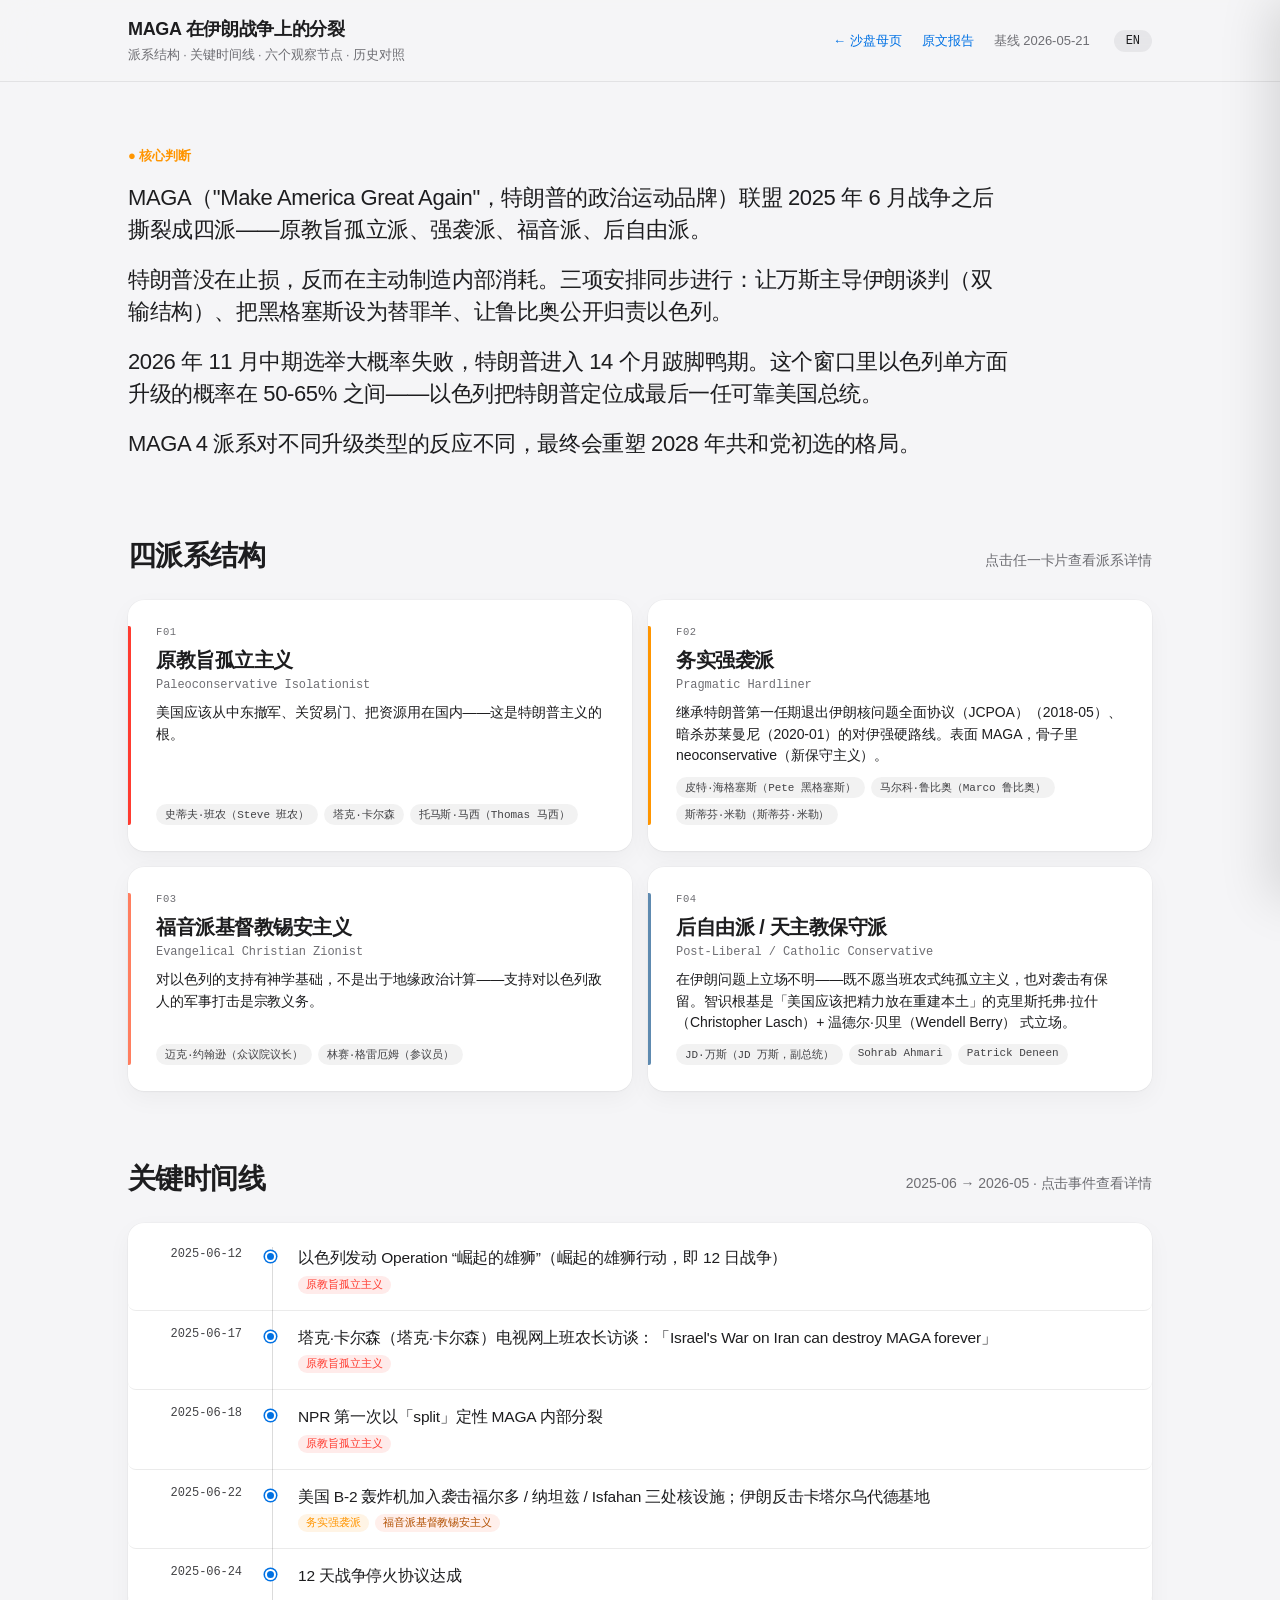
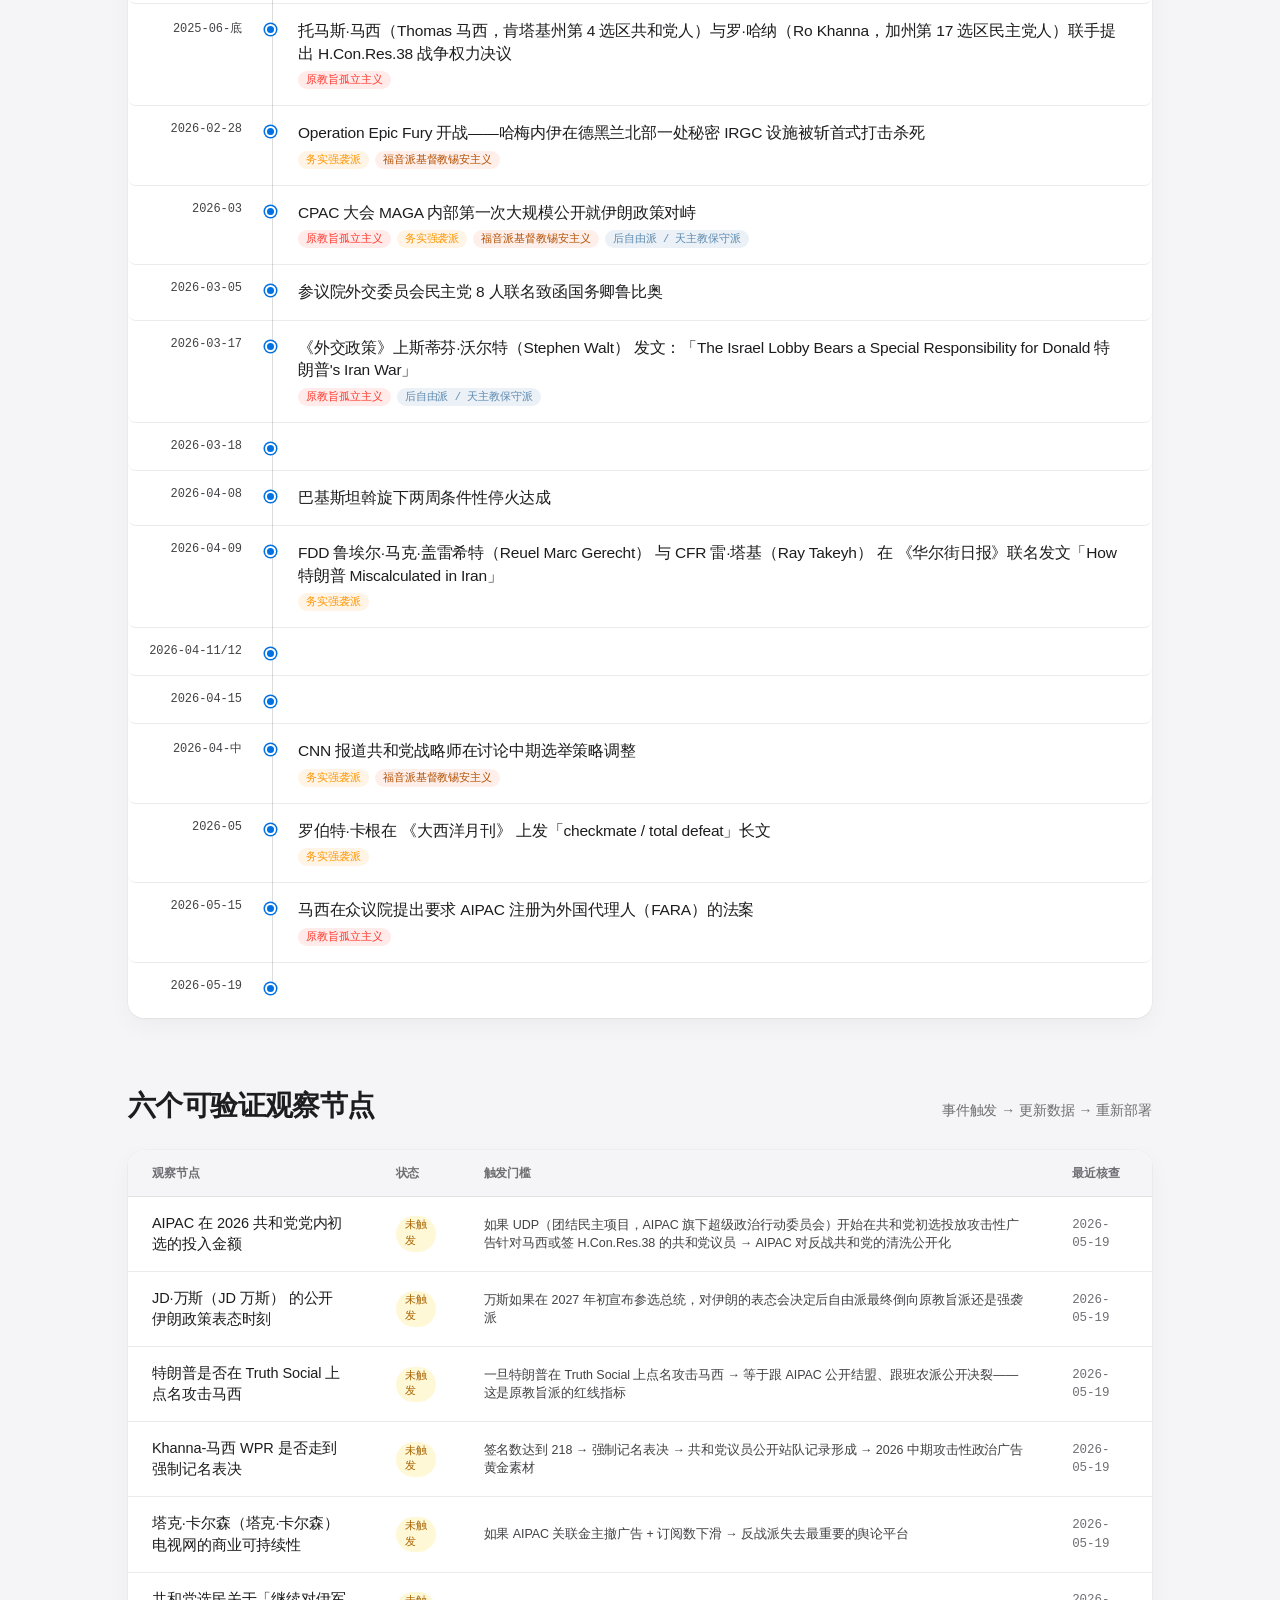
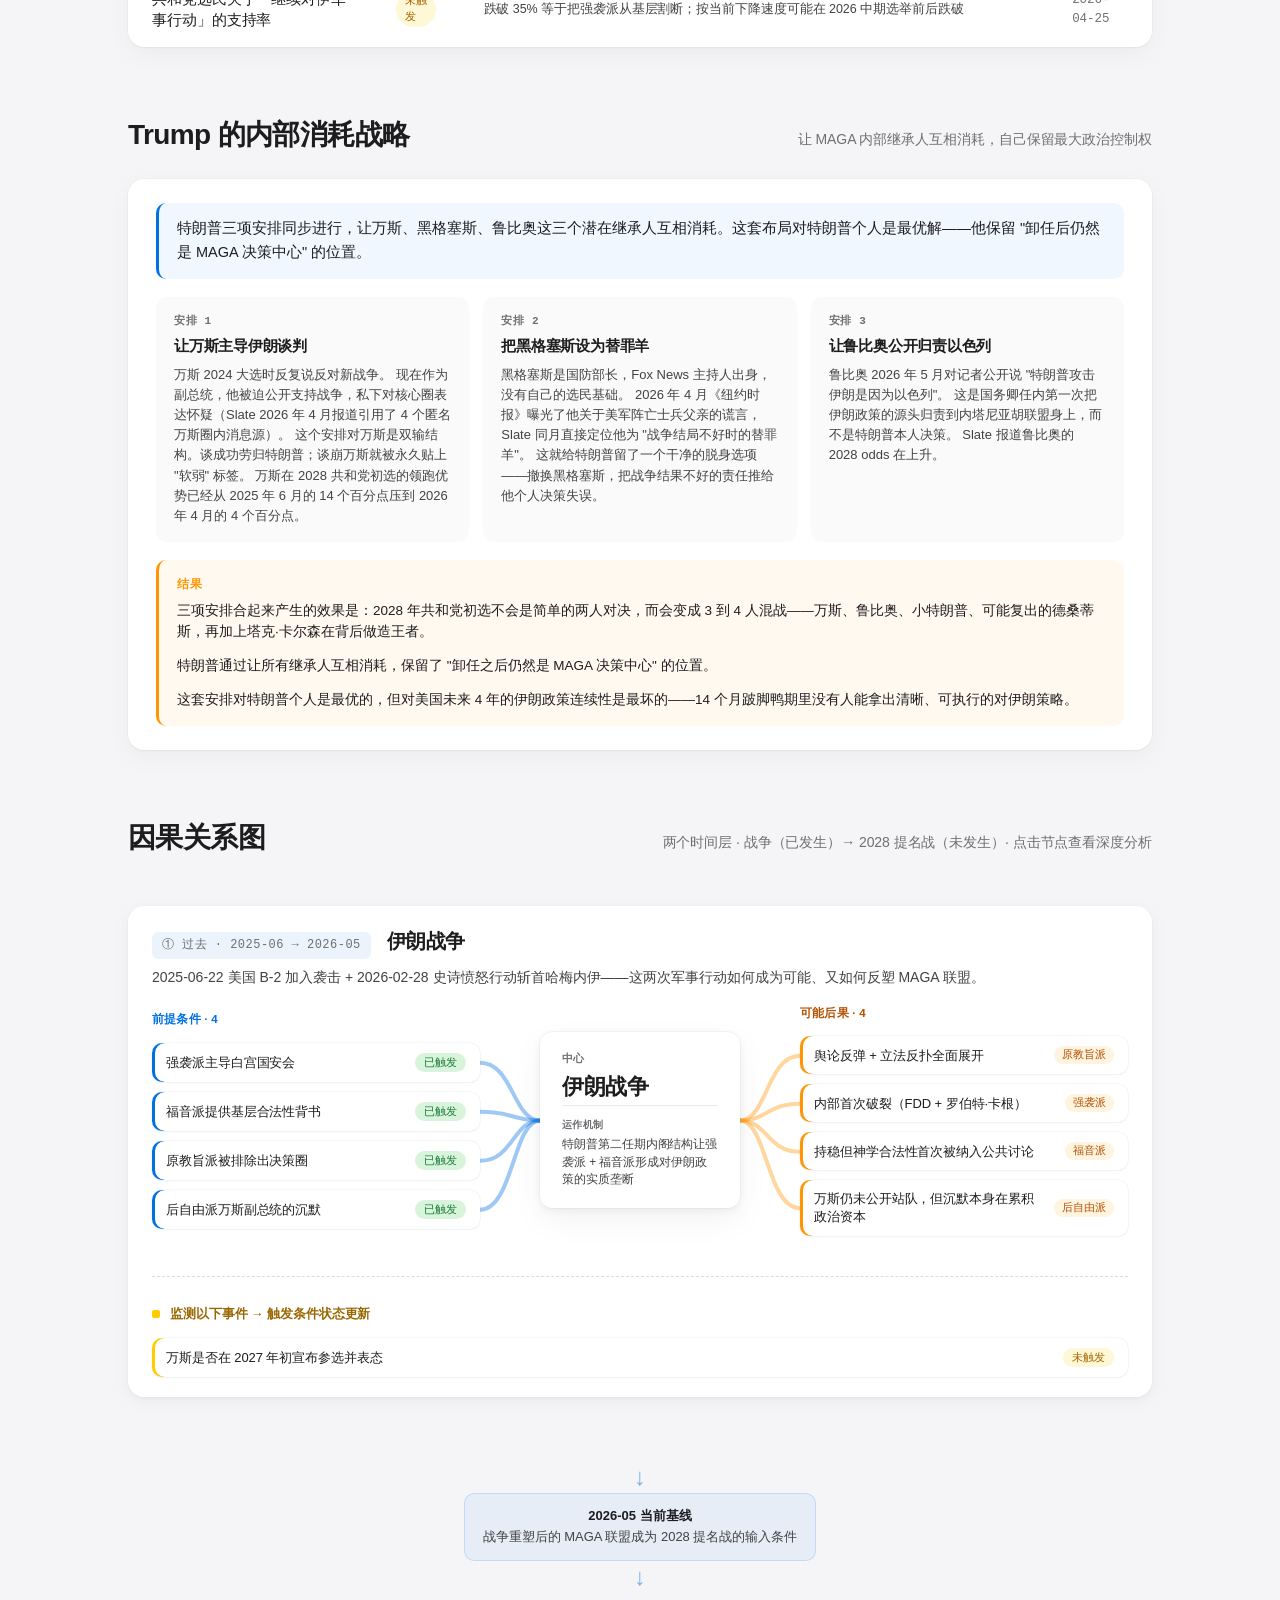
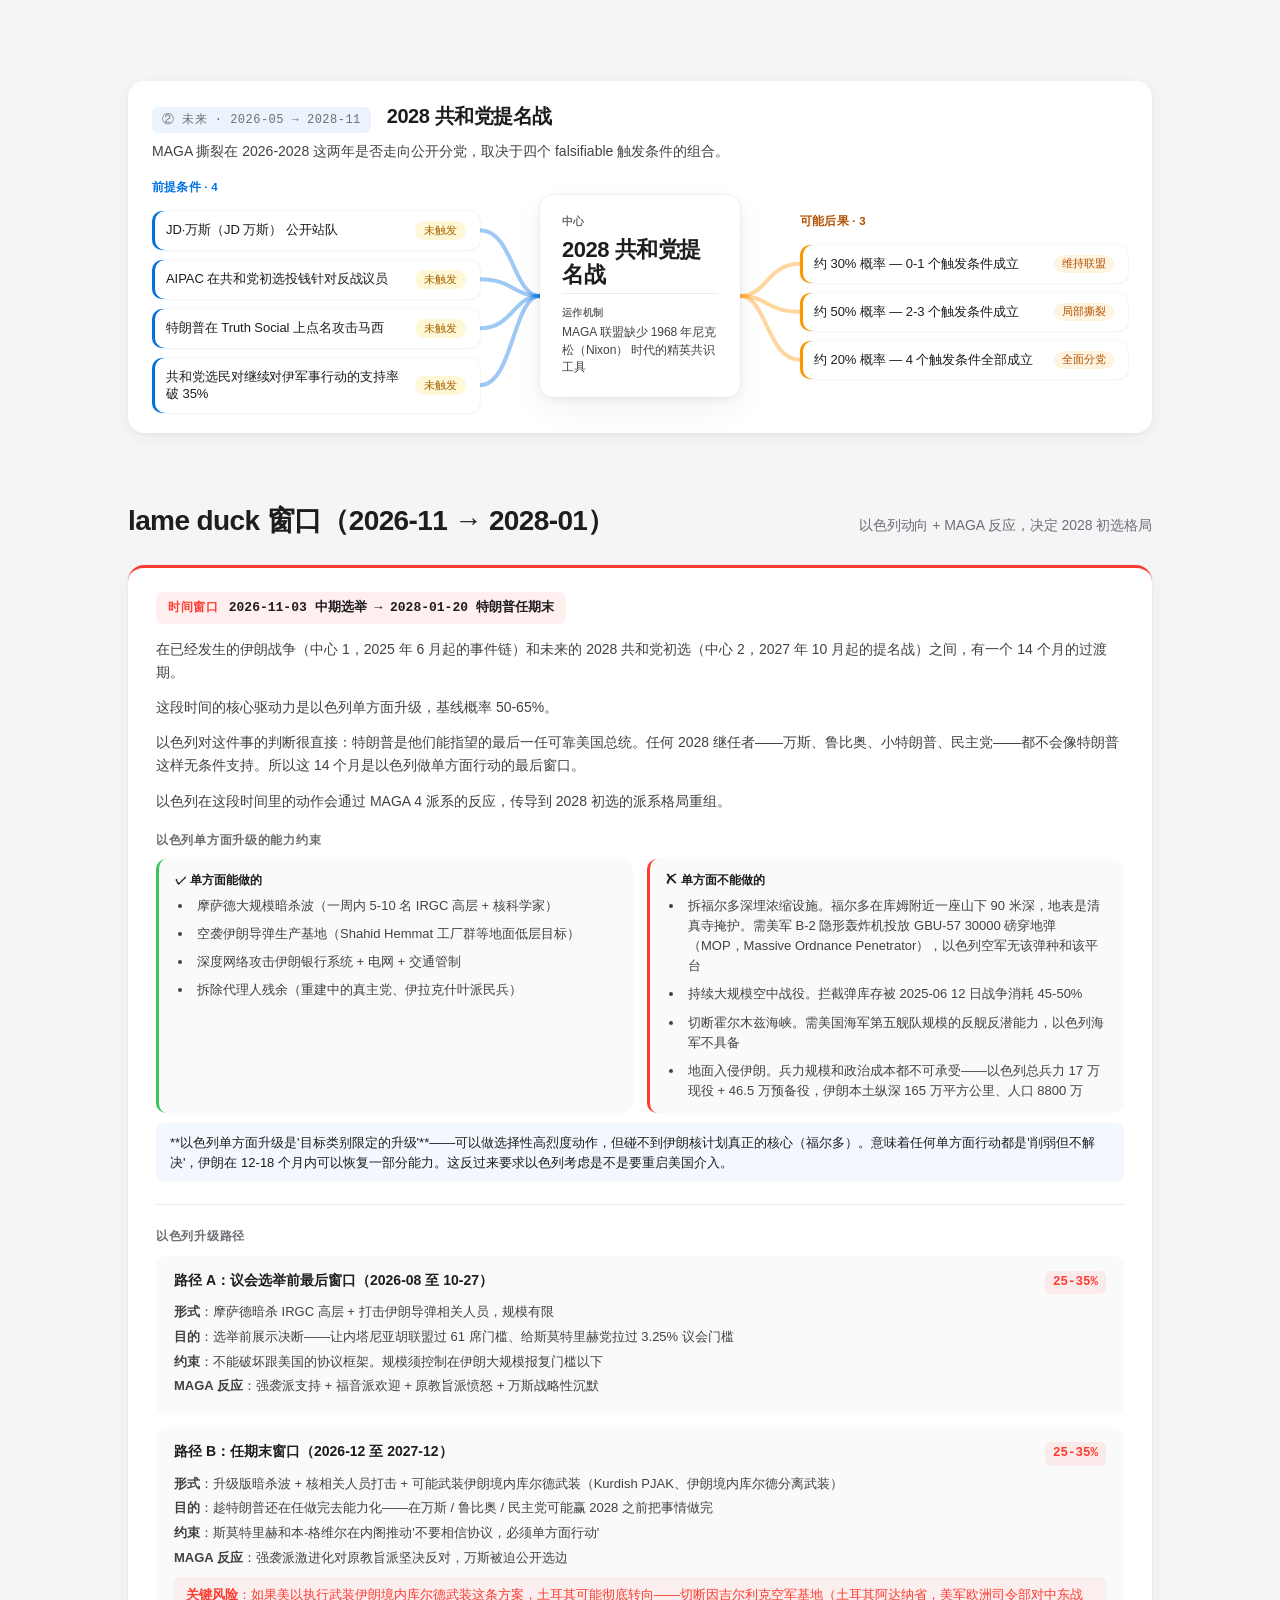
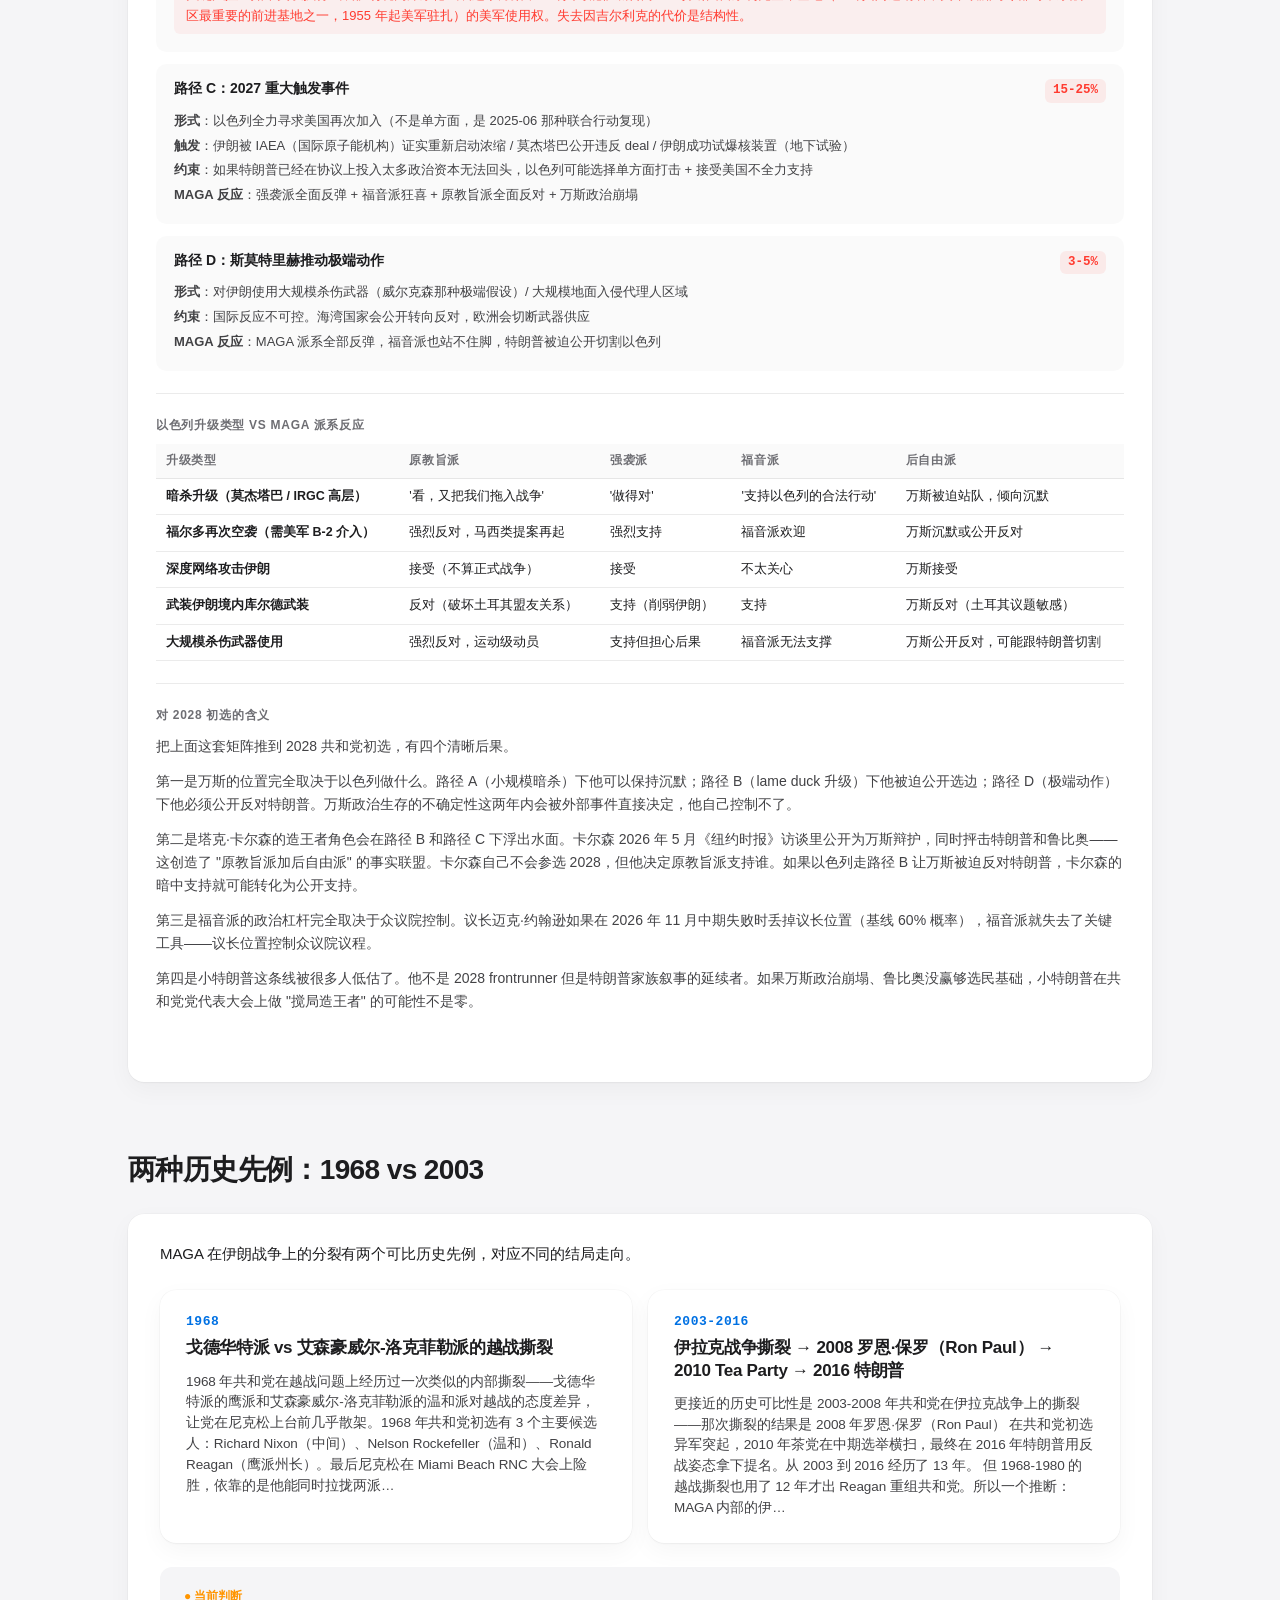
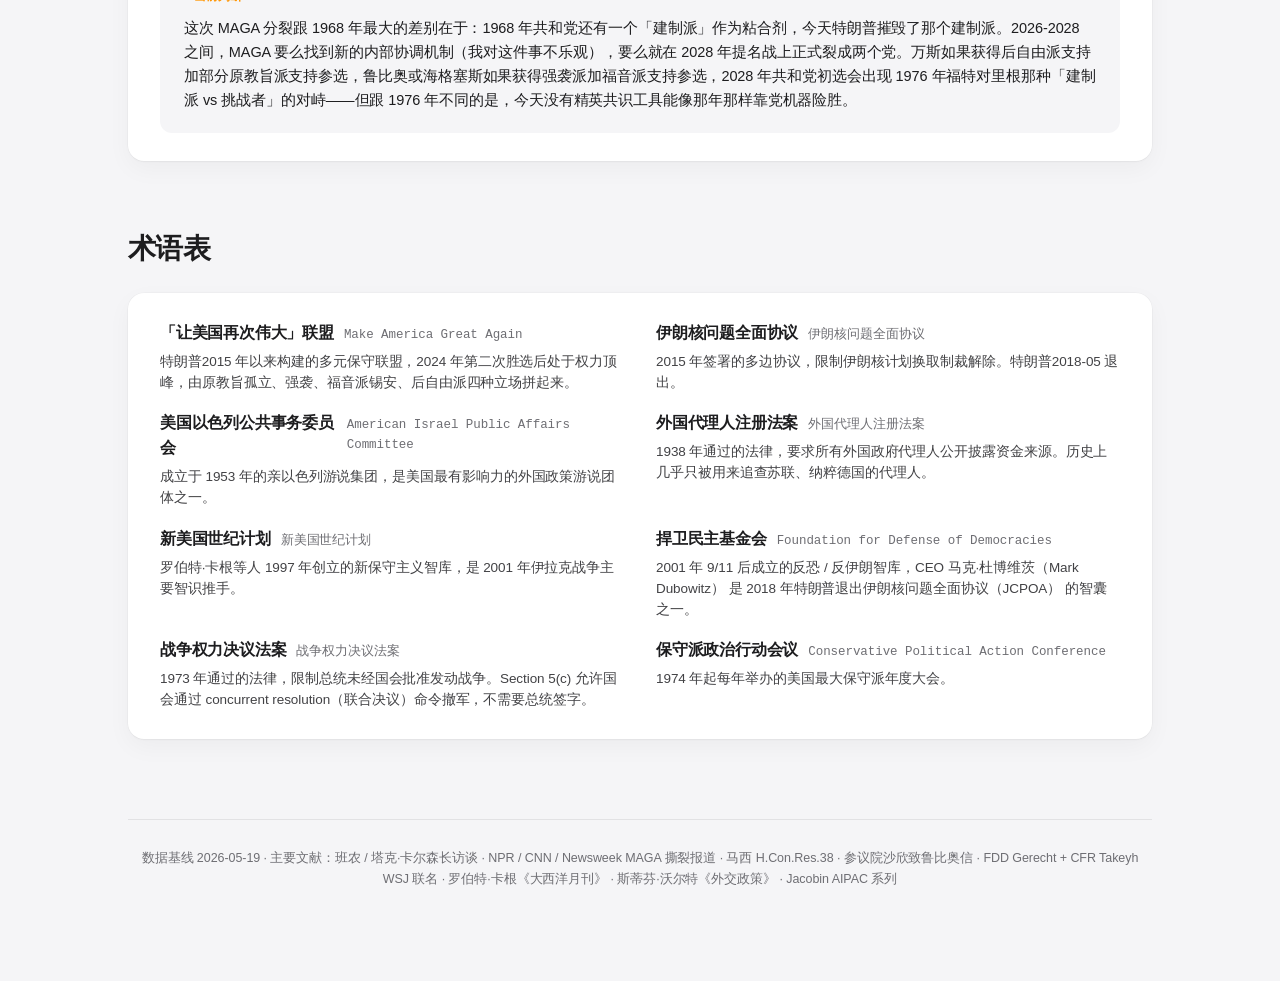
<file: dashboard/public/iran-war/maga-split/index.html>
<!DOCTYPE html>
<html lang="zh-CN">
<head>
<meta charset="UTF-8">
<meta name="viewport" content="width=device-width, initial-scale=1.0">
<title>MAGA 在伊朗战争上的分裂 · Iran Crisis Sandbox</title>
<link rel="stylesheet" href="../regime-scenarios/css/scenarios.css">
<link rel="stylesheet" href="css/maga.css">
</head>
<body>

<header class="hdr">
  <div class="hdr-inner">
    <div>
      <h1 id="hdr-title">MAGA 在伊朗战争上的分裂</h1>
      <div class="sub" id="hdr-sub">派系结构 · 关键时间线 · 六个观察节点 · 历史对照</div>
    </div>
    <nav class="hdr-meta">
      <a href="/iran-war/" data-i18n="nav.hub">← 沙盘母页</a>
      <a id="source-link" href="/iran-war/reports/01_maga_split.docx" target="_blank" rel="noopener" data-i18n="nav.source">原文报告</a>
      <span id="last-updated">基线 2026-05-19</span>
      <button id="lang-toggle" class="lang-toggle" title="Switch language">EN</button>
    </nav>
  </div>
</header>

<main class="container">

  <section class="stance">
    <div class="stance-label" data-i18n="stance.label">核心判断</div>
    <div id="stance-text" class="stance-body"></div>
  </section>

  <!-- 四派系结构 -->
  <section class="block">
    <h2 class="block-title">
      <span data-i18n="block.factions">四派系结构</span>
      <span class="block-hint" data-i18n="hint.factions">点击任一卡片查看派系详情</span>
    </h2>
    <div id="factions-grid" class="factions-grid"></div>
  </section>

  <!-- 关键时间线 -->
  <section class="block">
    <h2 class="block-title">
      <span data-i18n="block.timeline">关键时间线</span>
      <span class="block-hint" data-i18n="hint.timeline">2025-06 → 2026-05 · 点击事件查看详情</span>
    </h2>
    <div id="timeline" class="timeline"></div>
  </section>

  <!-- 六个观察节点 -->
  <section class="block">
    <h2 class="block-title">
      <span data-i18n="block.observations">六个可验证观察节点</span>
      <span class="block-hint" data-i18n="hint.observations">事件触发 → 更新数据 → 重新部署</span>
    </h2>
    <div class="obs-tracker">
      <table>
        <thead>
          <tr>
            <th data-i18n="tracker.col.node">观察节点</th>
            <th data-i18n="tracker.col.status">状态</th>
            <th data-i18n="tracker.col.threshold">触发门槛</th>
            <th data-i18n="tracker.col.lastcheck">最近核查</th>
          </tr>
        </thead>
        <tbody id="obs-tbody"></tbody>
      </table>
    </div>
  </section>

  <!-- Trump 内部消耗战略 -->
  <section class="block" id="trump-strategy">
    <h2 class="block-title">
      <span data-i18n="block.trump_strategy">Trump 的内部消耗战略</span>
      <span class="block-hint" data-i18n="hint.trump_strategy">让 MAGA 内部继承人互相消耗，自己保留最大政治控制权</span>
    </h2>
    <div id="trump-consumption-strategy" class="trump-strategy"></div>
  </section>

  <!-- 因果关系图（hub-spoke + SVG 管道） -->
  <section class="block">
    <h2 class="block-title">
      <span data-i18n="block.causal">因果关系图</span>
      <span class="block-hint" data-i18n="hint.causal">两个 hub · 点击节点查看 800-1500 字深度分析</span>
    </h2>
    <div id="hub-tabs" class="scenario-tabs"></div>
    <p id="hub-summary" class="scenario-summary"></p>
    <div class="graph-section">
      <div id="conn-view" class="conn-view"></div>
    </div>
  </section>

  <!-- Bridging section: lame duck 期 -->
  <section class="block" id="bridging">
    <h2 class="block-title">
      <span data-i18n="block.bridging">lame duck 窗口（2026-11 → 2028-01）</span>
      <span class="block-hint" data-i18n="hint.bridging">以色列动向 + MAGA 反应，决定 2028 初选格局</span>
    </h2>
    <div id="bridging-content" class="bridging-content"></div>
  </section>

  <!-- 历史对照 -->
  <section class="block">
    <h2 class="block-title" data-i18n="block.history">两种历史先例：1968 vs 2003</h2>
    <div id="history-compare" class="history-compare"></div>
  </section>

  <!-- 术语表 -->
  <section class="block">
    <h2 class="block-title" data-i18n="block.glossary">术语表</h2>
    <div id="glossary" class="glossary"></div>
  </section>

  <footer class="footer" data-i18n="footer.text">
    数据基线 2026-05-19 · 主要文献：Bannon Tucker Carlson 长访谈 · NPR / CNN / Newsweek MAGA split 报道 · Massie H.Con.Res.38 · Senate Shaheen 致 Rubio 信 · FDD Gerecht + CFR Takeyh WSJ 联名 · Robert Kagan Atlantic · Stephen Walt FP · Jacobin AIPAC 系列
  </footer>

</main>

<!-- Drawer (复用 scenarios 风格) -->
<div id="drawer-backdrop" class="drawer-backdrop"></div>
<aside id="drawer" class="drawer" aria-hidden="true">
  <div class="drawer-header">
    <div class="drawer-tag" id="drawer-tag"></div>
    <button class="drawer-close" id="drawer-close" aria-label="关闭">
      <svg width="20" height="20" viewBox="0 0 20 20" fill="none" stroke="currentColor" stroke-width="1.6" stroke-linecap="round">
        <path d="M5 5l10 10M15 5L5 15"/>
      </svg>
    </button>
  </div>
  <div class="drawer-body" id="drawer-body"></div>
</aside>

<script src="js/maga.js"></script>

</body>
</html>
</file>
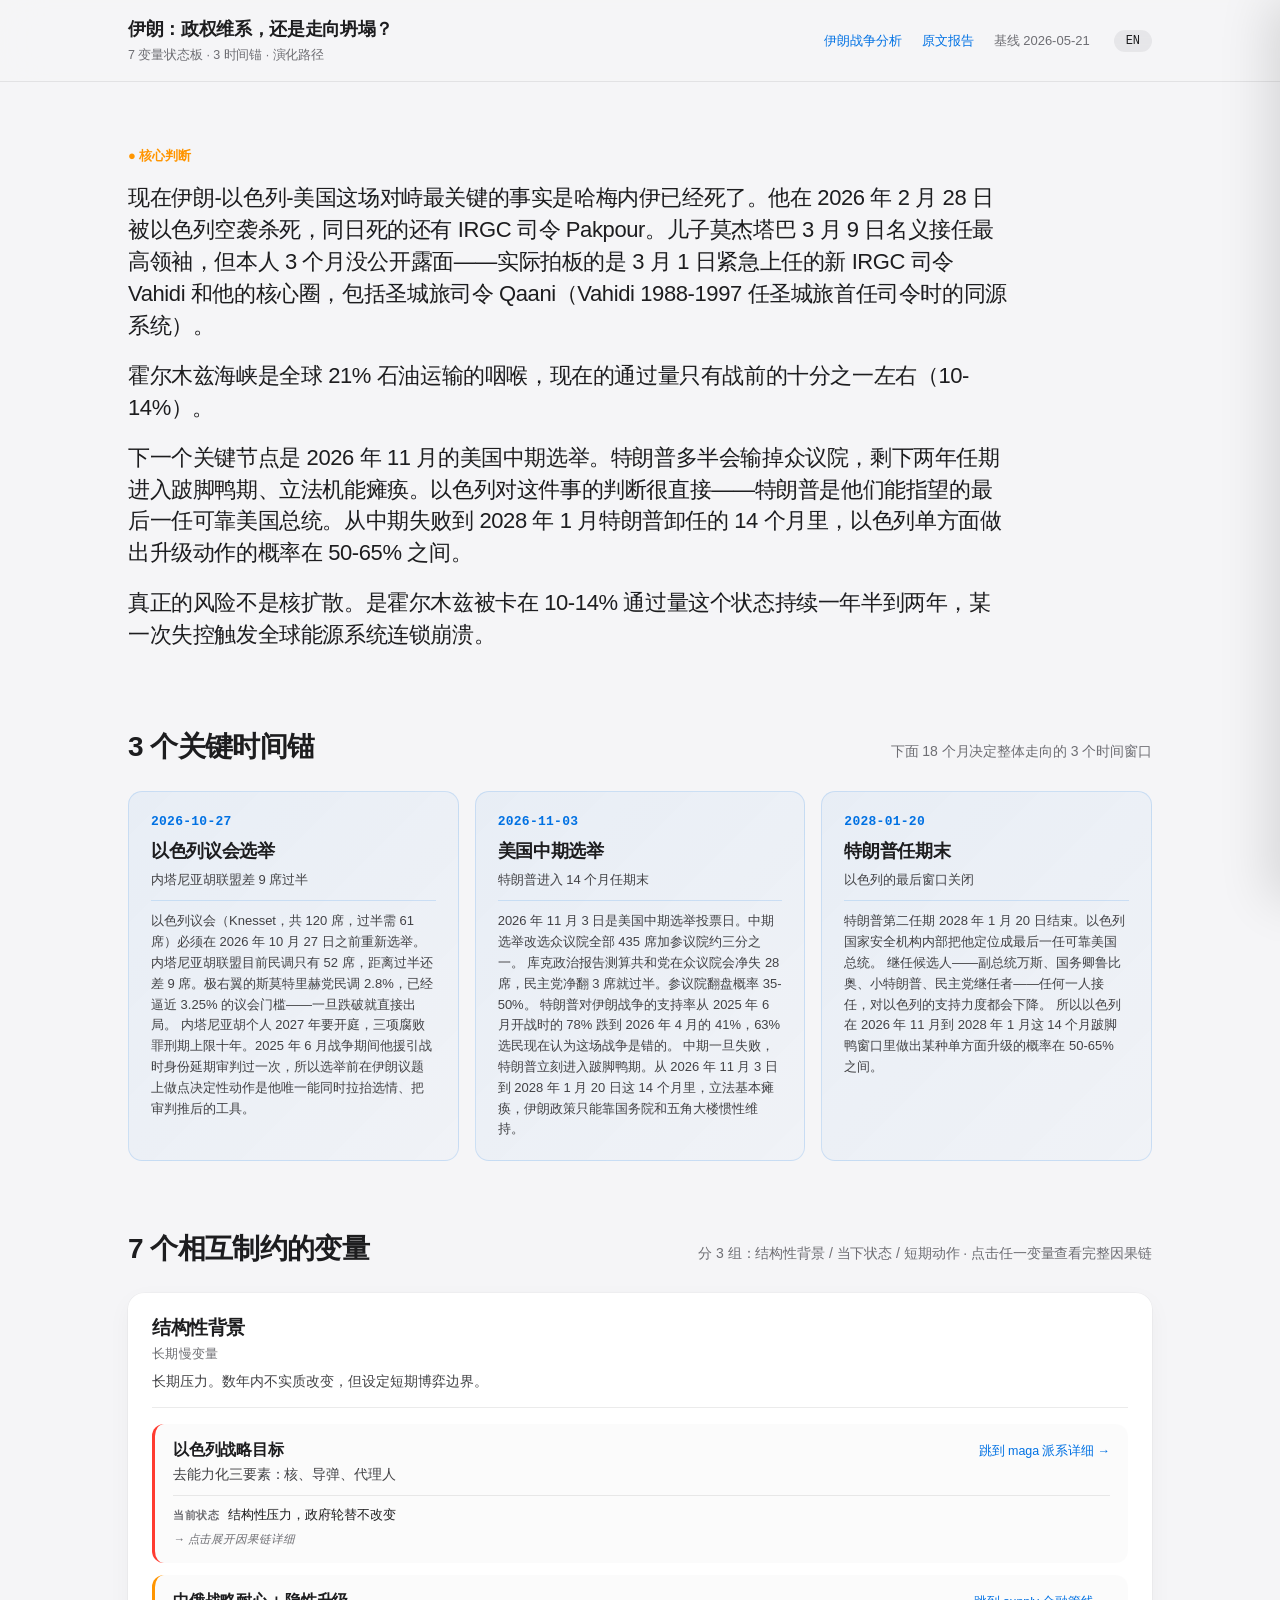
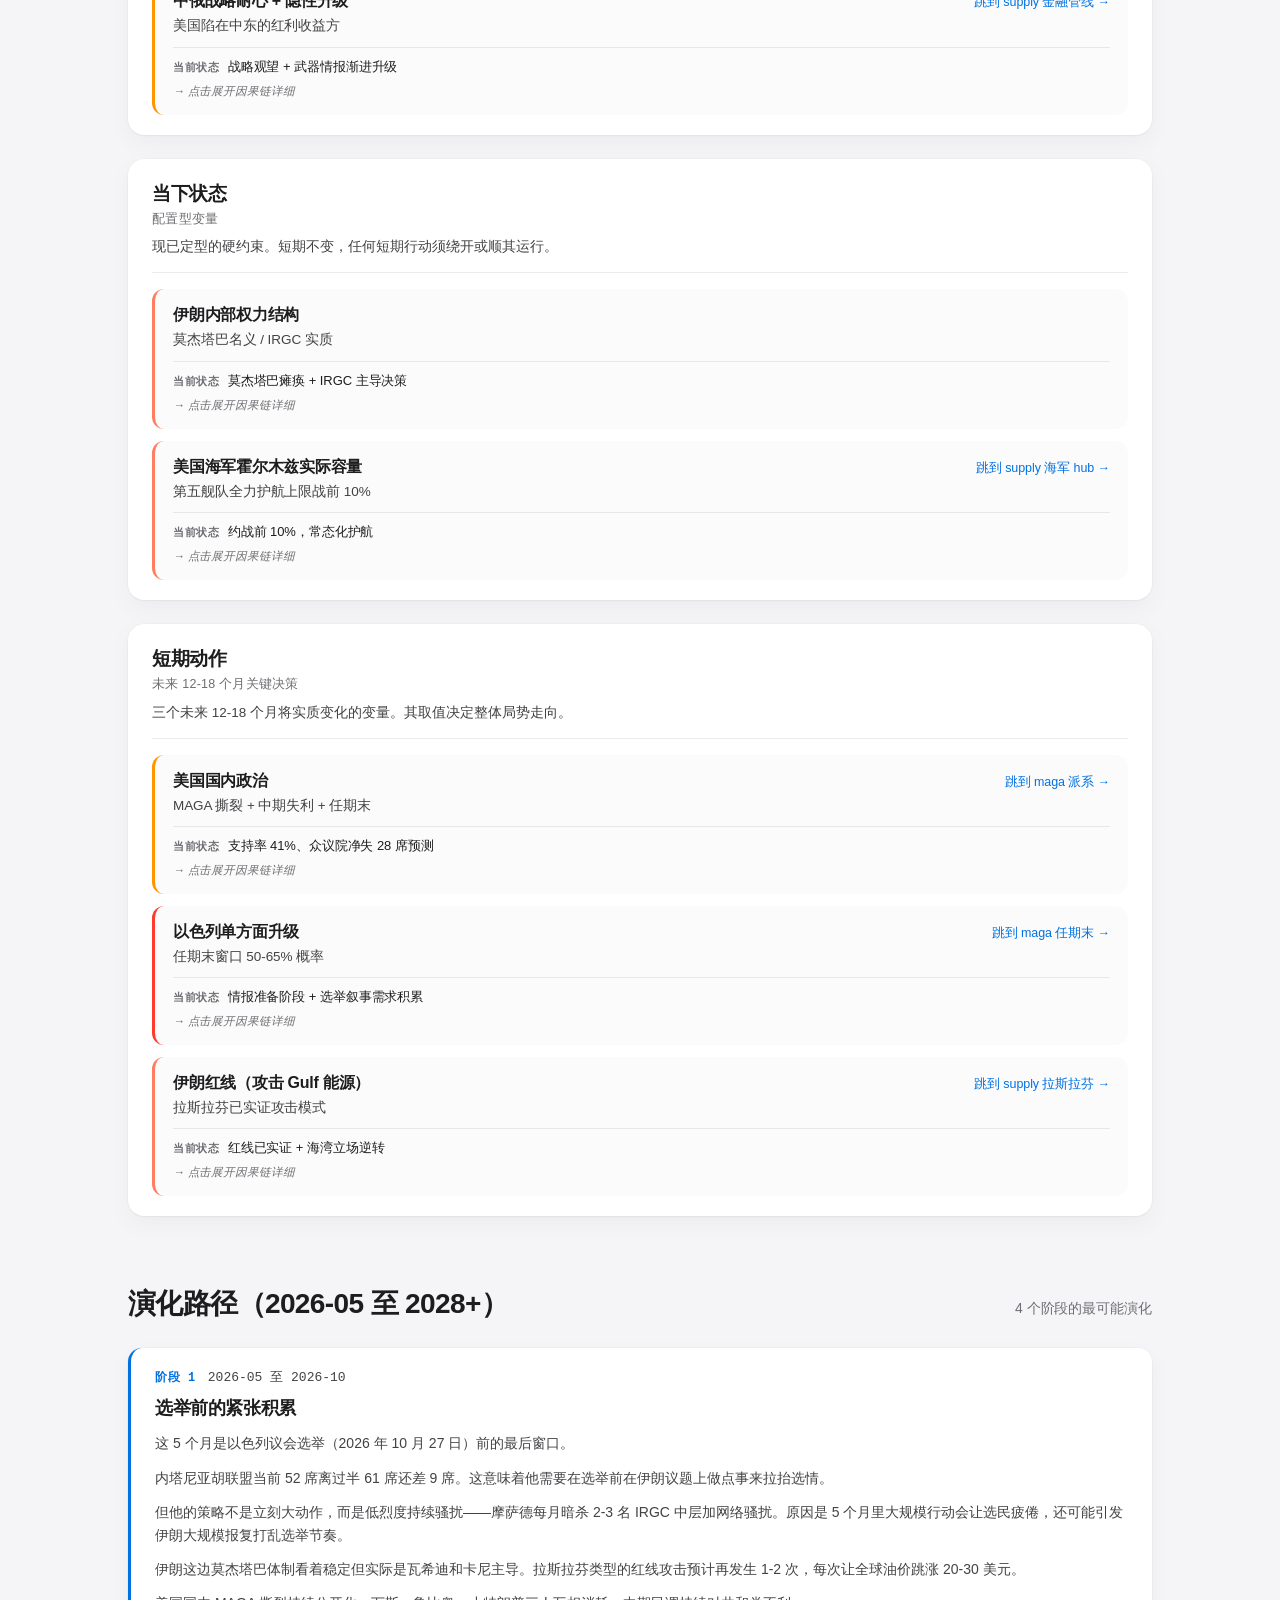
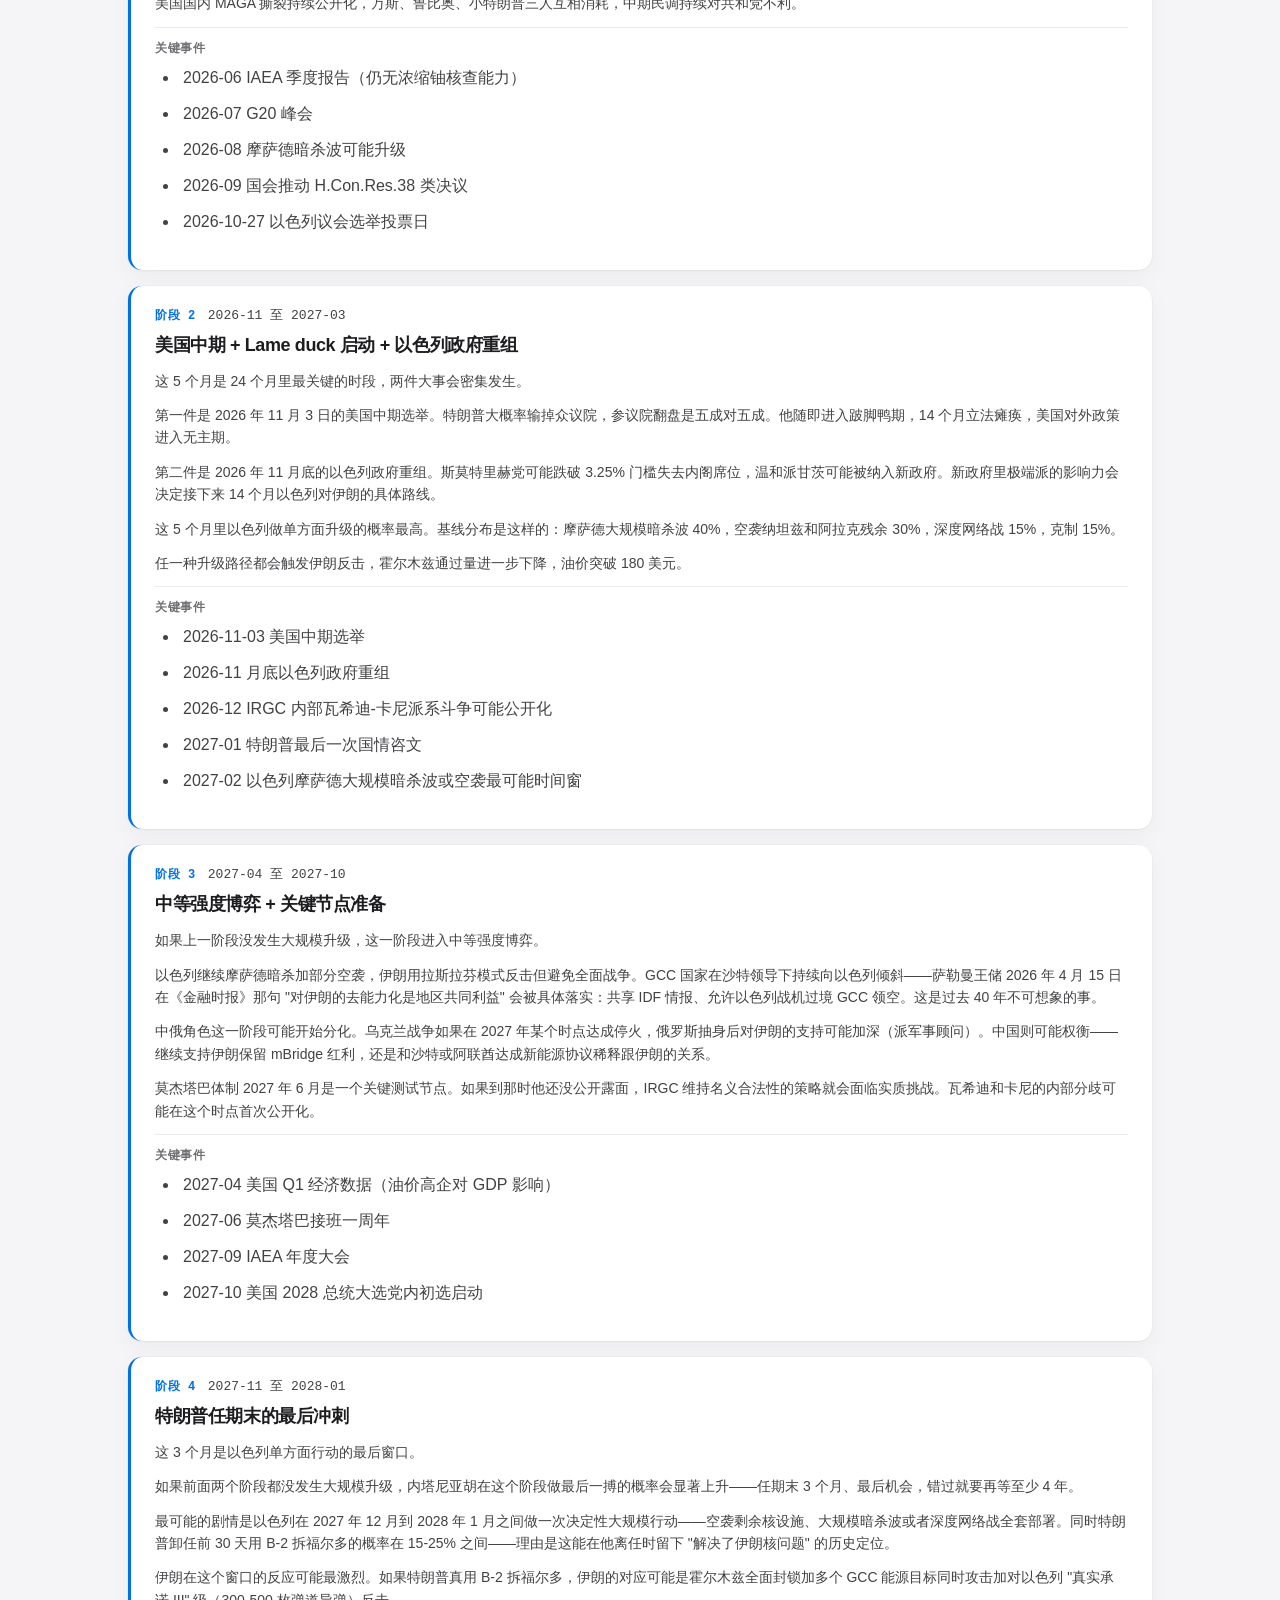
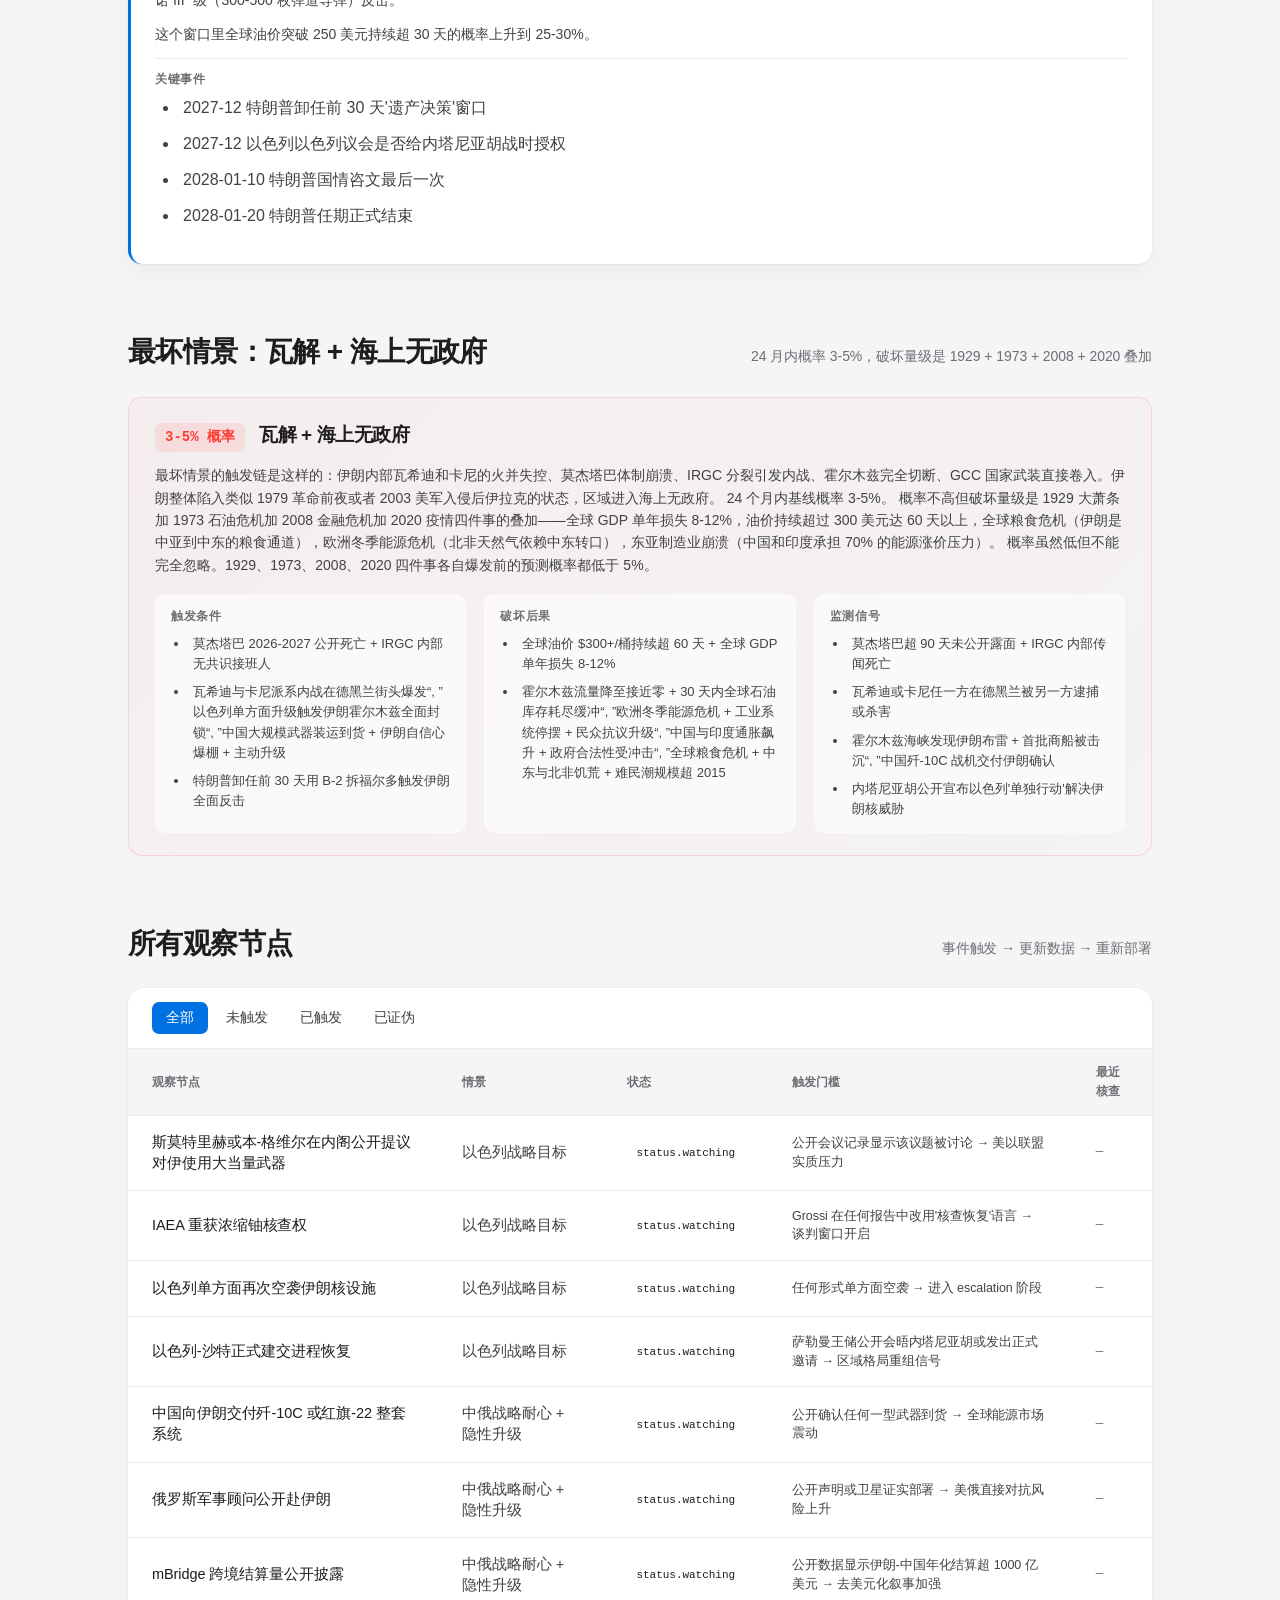
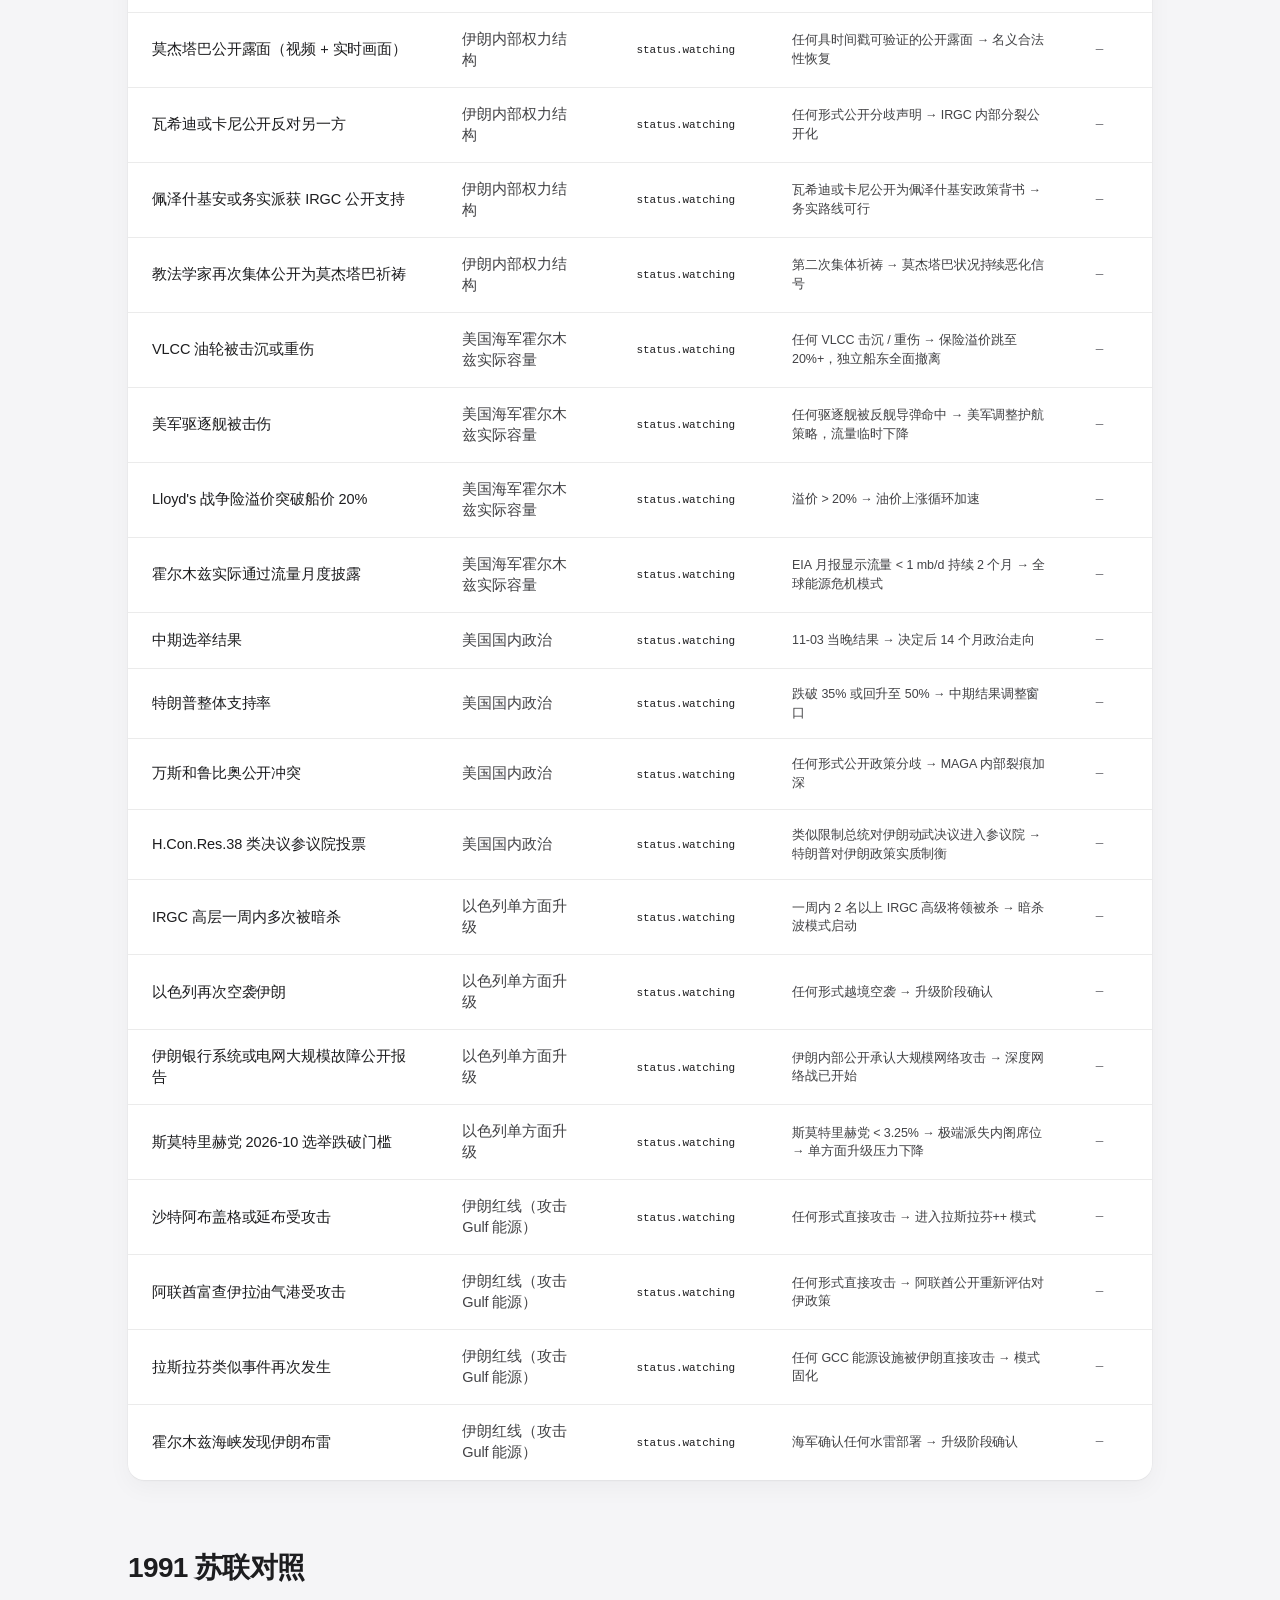
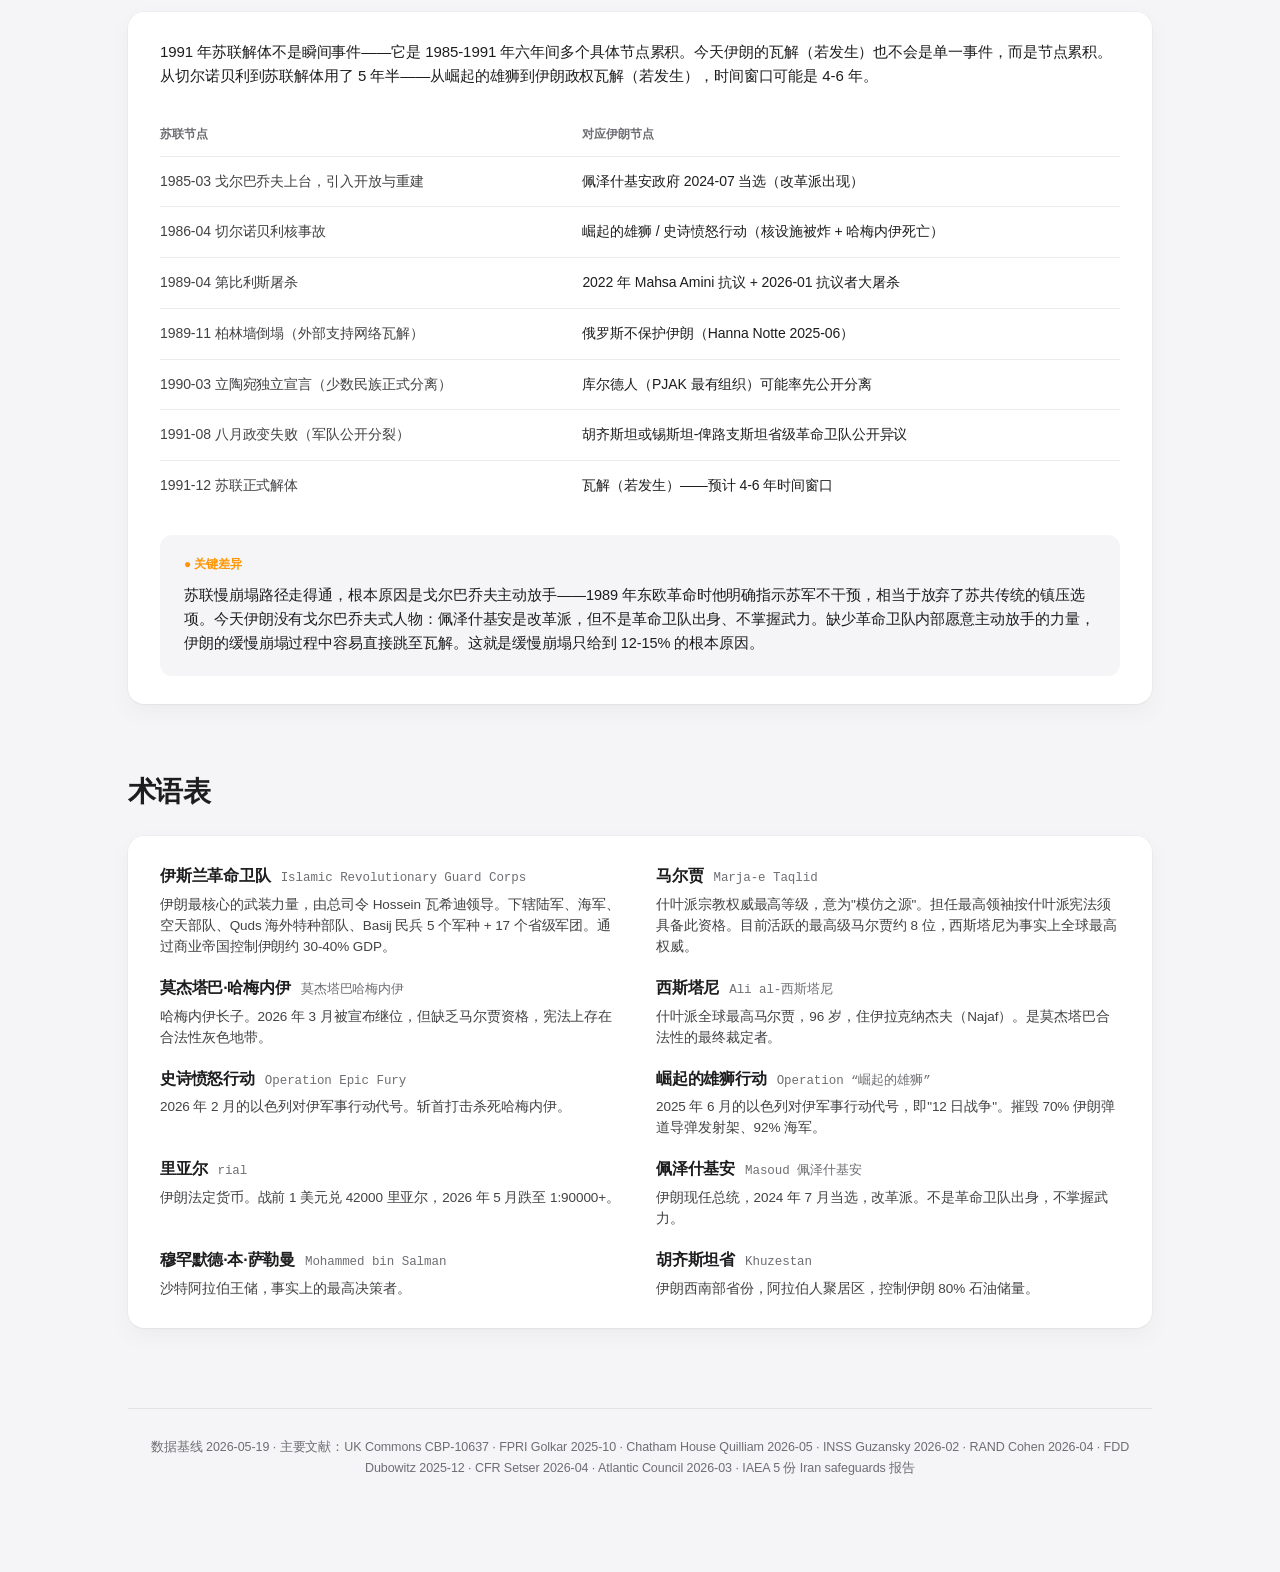
<file: dashboard/public/iran-war/regime-scenarios/index.html>
<!DOCTYPE html>
<html lang="zh-CN">
<head>
<meta charset="UTF-8">
<meta name="viewport" content="width=device-width, initial-scale=1.0">
<title>哈梅内伊死后，伊朗政权会怎么走 · Iran Regime Scenarios</title>
<link rel="stylesheet" href="css/scenarios.css">
</head>
<body>

<header class="hdr">
  <div class="hdr-inner">
    <div>
      <h1 id="hdr-title">伊朗：政权维系，还是走向坍塌？</h1>
      <div class="sub" id="hdr-sub">四种走向 · 各自的前提、机制、后果与观察节点</div>
    </div>
    <nav class="hdr-meta">
      <a href="/iran-war/" data-i18n="nav.iranwar">伊朗战争分析</a>
      <a id="source-link" href="/iran-war/reports/02_iran_regime_scenarios.docx" target="_blank" rel="noopener" data-i18n="nav.source">原文报告</a>
      <span id="last-updated">基线 2026-05-19</span>
      <button id="lang-toggle" class="lang-toggle" title="Switch language">EN</button>
    </nav>
  </div>
</header>

<main class="container">

  <!-- Hero: 核心判断 -->
  <section class="stance">
    <div class="stance-label" data-i18n="stance.label">核心判断</div>
    <div id="stance-text" class="stance-body"></div>
  </section>

  <!-- 3 时间锚 -->
  <section class="block">
    <h2 class="block-title">
      <span data-i18n="block.time_anchors">3 个关键时间锚</span>
      <span class="block-hint" data-i18n="hint.time_anchors">下面 18 个月决定整体走向的 3 个时间窗口</span>
    </h2>
    <div id="time-anchors-strip" class="time-anchors-strip"></div>
  </section>

  <!-- 7 变量状态板 -->
  <section class="block">
    <h2 class="block-title">
      <span data-i18n="block.variables">7 个相互制约的变量</span>
      <span class="block-hint" data-i18n="hint.variables">分 3 组：结构性背景 / 当下状态 / 短期动作 · 点击任一变量查看完整因果链</span>
    </h2>
    <div id="variable-groups" class="variable-groups"></div>
  </section>

  <!-- 演化路径 -->
  <section class="block">
    <h2 class="block-title">
      <span data-i18n="block.evolution">演化路径（2026-05 至 2028+）</span>
      <span class="block-hint" data-i18n="hint.evolution">4 个阶段的最可能演化</span>
    </h2>
    <div id="evolution-phases" class="evolution-phases"></div>
  </section>

  <!-- 最坏情景 -->
  <section class="block">
    <h2 class="block-title">
      <span data-i18n="block.worst_case">最坏情景：瓦解 + 海上无政府</span>
      <span class="block-hint" data-i18n="hint.worst_case">24 月内概率 3-5%，破坏量级是 1929 + 1973 + 2008 + 2020 叠加</span>
    </h2>
    <div id="worst-case" class="worst-case"></div>
  </section>

  <!-- 观察节点汇总 -->
  <section class="block">
    <h2 class="block-title"><span data-i18n="block.observations">所有观察节点</span> <span class="block-hint" data-i18n="hint.observations">事件触发 → 更新数据 → 重新部署</span></h2>
    <div class="obs-tracker">
      <div class="obs-tracker-controls">
        <button class="obs-filter-btn active" data-filter="all" data-i18n="filter.all">全部</button>
        <button class="obs-filter-btn" data-filter="open" data-i18n="filter.open">未触发</button>
        <button class="obs-filter-btn" data-filter="triggered" data-i18n="filter.triggered">已触发</button>
        <button class="obs-filter-btn" data-filter="falsified" data-i18n="filter.falsified">已证伪</button>
      </div>
      <table>
        <thead>
          <tr><th data-i18n="tracker.col.node">观察节点</th><th data-i18n="tracker.col.scenario">情景</th><th data-i18n="tracker.col.status">状态</th><th data-i18n="tracker.col.threshold">触发门槛</th><th data-i18n="tracker.col.lastcheck">最近核查</th></tr>
        </thead>
        <tbody id="obs-tbody"></tbody>
      </table>
    </div>
  </section>

  <!-- 历史对照 -->
  <section class="block">
    <h2 class="block-title" data-i18n="block.history">1991 苏联对照</h2>
    <div id="history-compare" class="history-compare"></div>
  </section>

  <!-- 术语表 -->
  <section class="block">
    <h2 class="block-title" data-i18n="block.glossary">术语表</h2>
    <div id="glossary" class="glossary"></div>
  </section>

  <footer class="footer">
    数据基线 2026-05-19 · 主要文献：UK Commons CBP-10637 · FPRI Golkar 2025-10 · Chatham House Quilliam 2026-05 · INSS Guzansky 2026-02 · RAND Cohen 2026-04 · FDD Dubowitz 2025-12 · CFR Setser 2026-04 · Atlantic Council 2026-03 · IAEA 5 份 Iran safeguards 报告
  </footer>

</main>

<!-- Detail drawer (slides from right) -->
<div id="drawer-backdrop" class="drawer-backdrop"></div>
<aside id="drawer" class="drawer" aria-hidden="true">
  <div class="drawer-header">
    <div class="drawer-tag" id="drawer-tag"></div>
    <button class="drawer-close" id="drawer-close" aria-label="关闭">
      <svg width="20" height="20" viewBox="0 0 20 20" fill="none" stroke="currentColor" stroke-width="1.6" stroke-linecap="round">
        <path d="M5 5l10 10M15 5L5 15"/>
      </svg>
    </button>
  </div>
  <div class="drawer-body" id="drawer-body"></div>
</aside>

<script src="js/scenarios.js"></script>

</body>
</html>
</file>
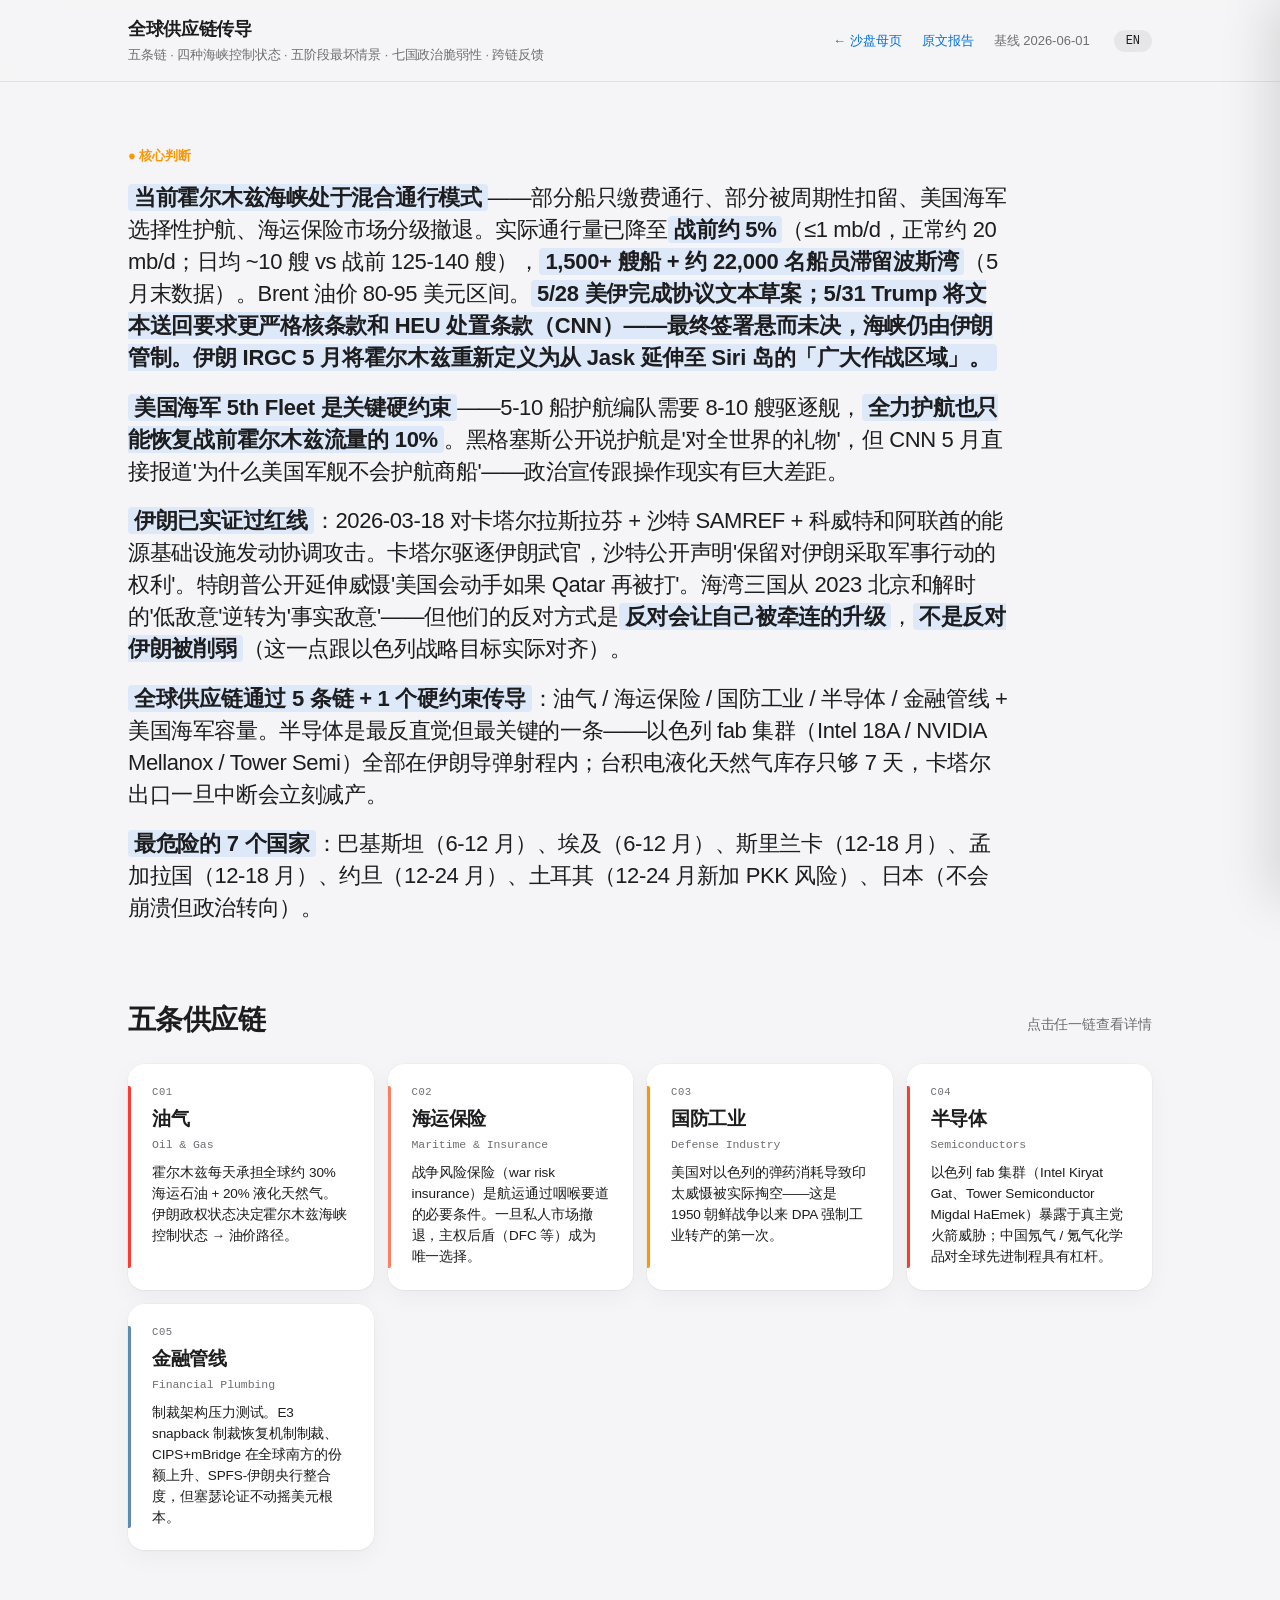
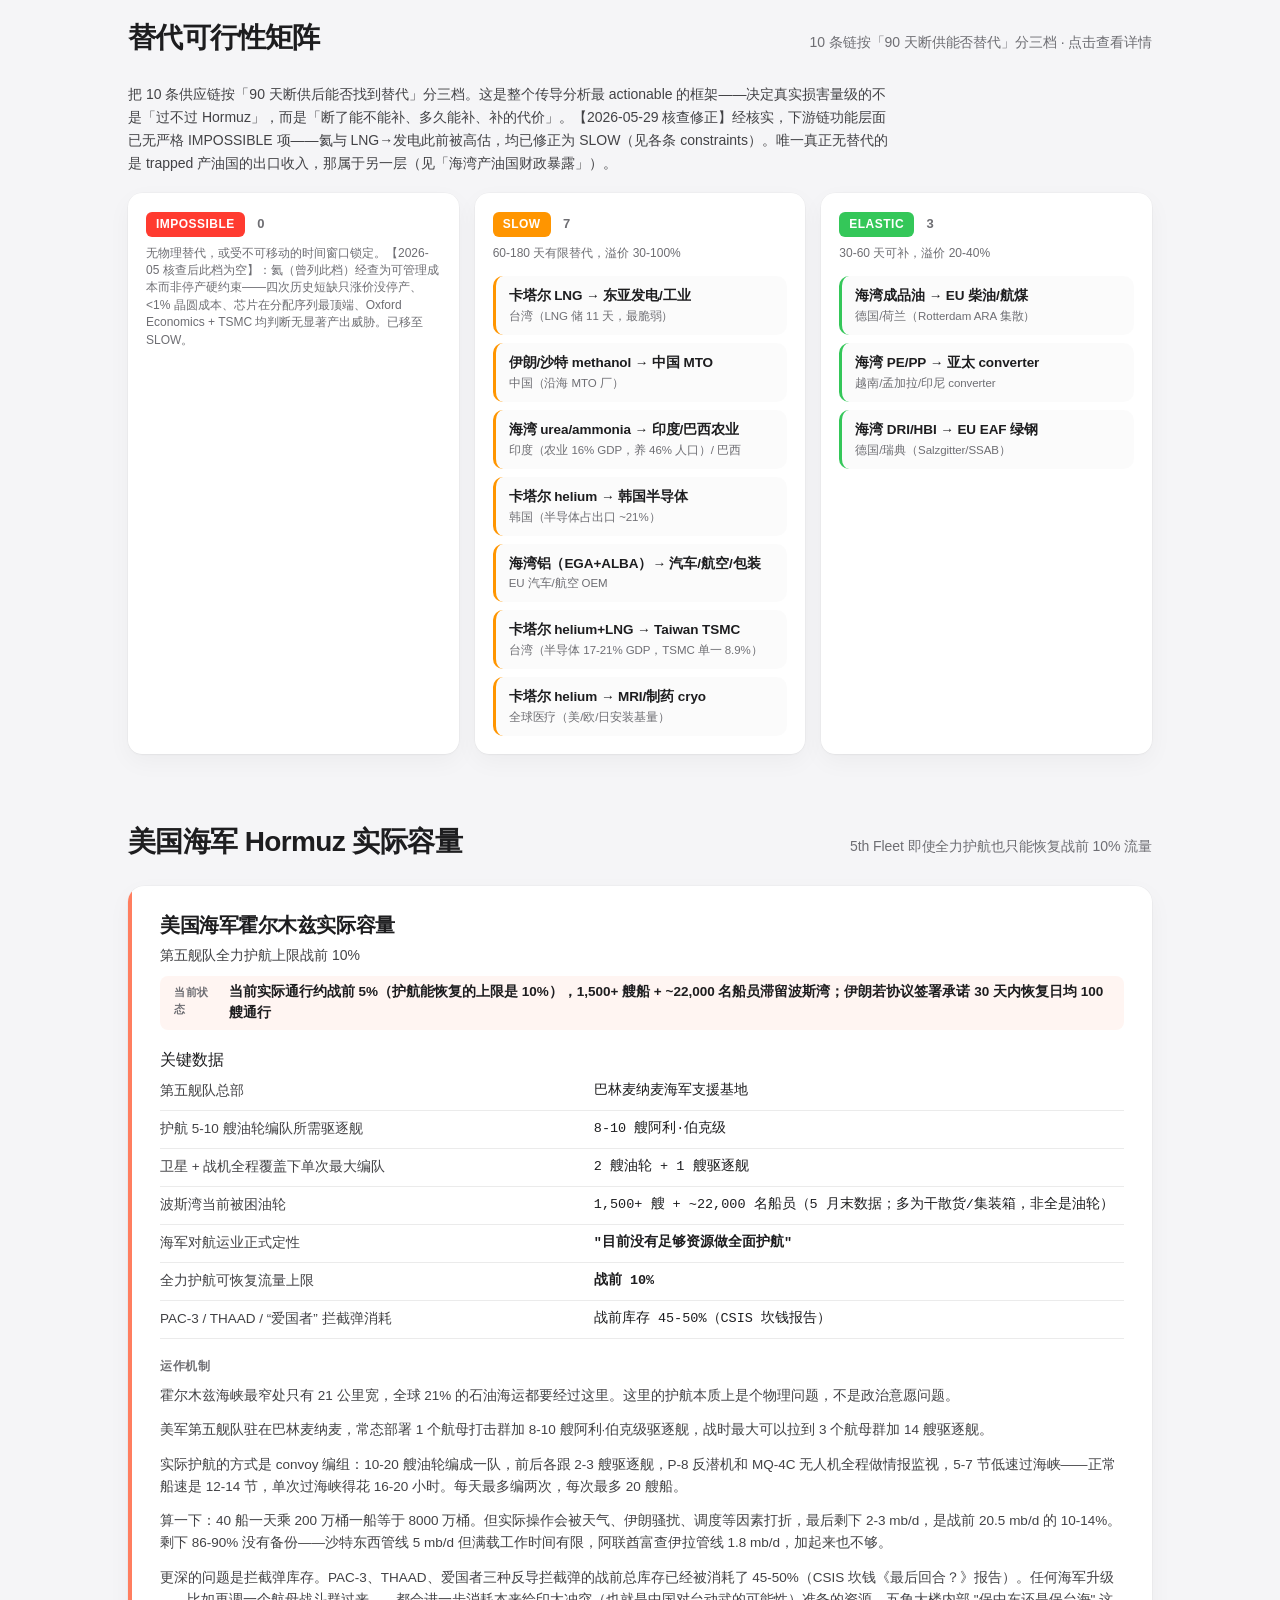
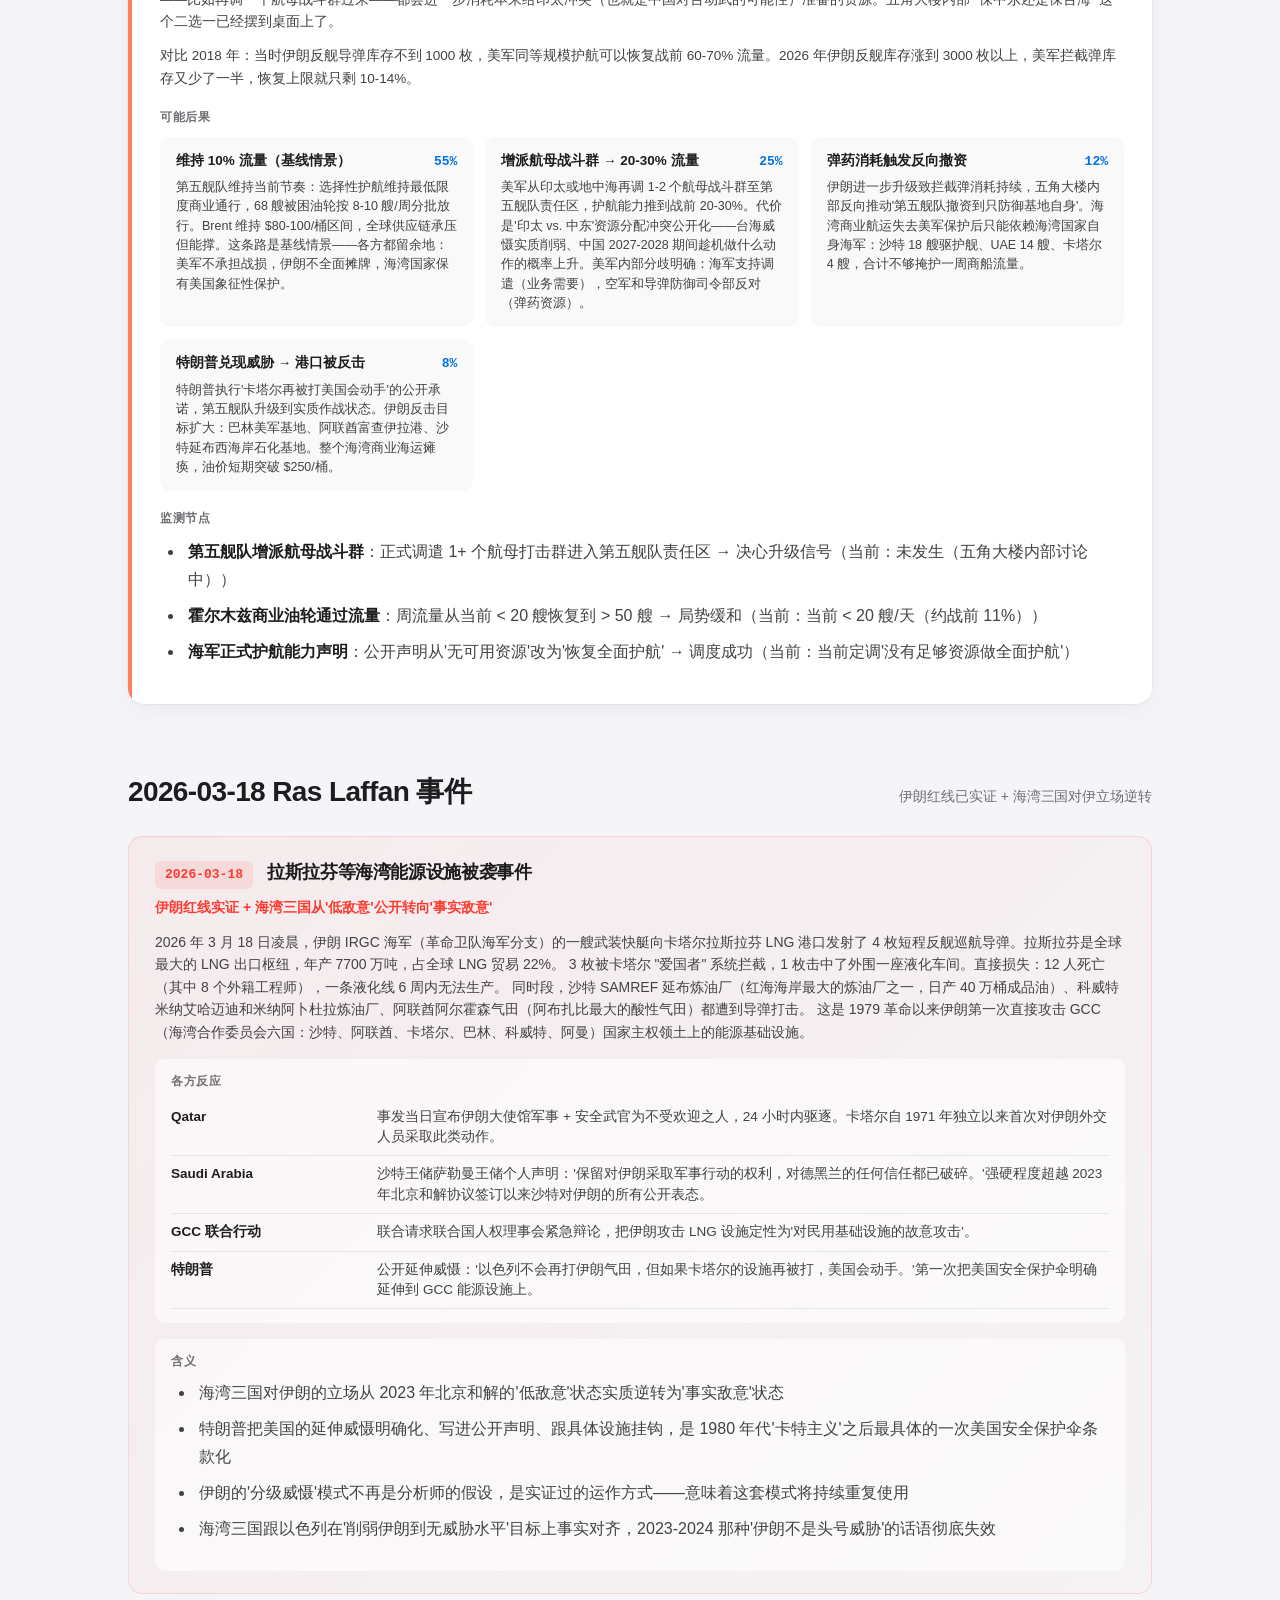
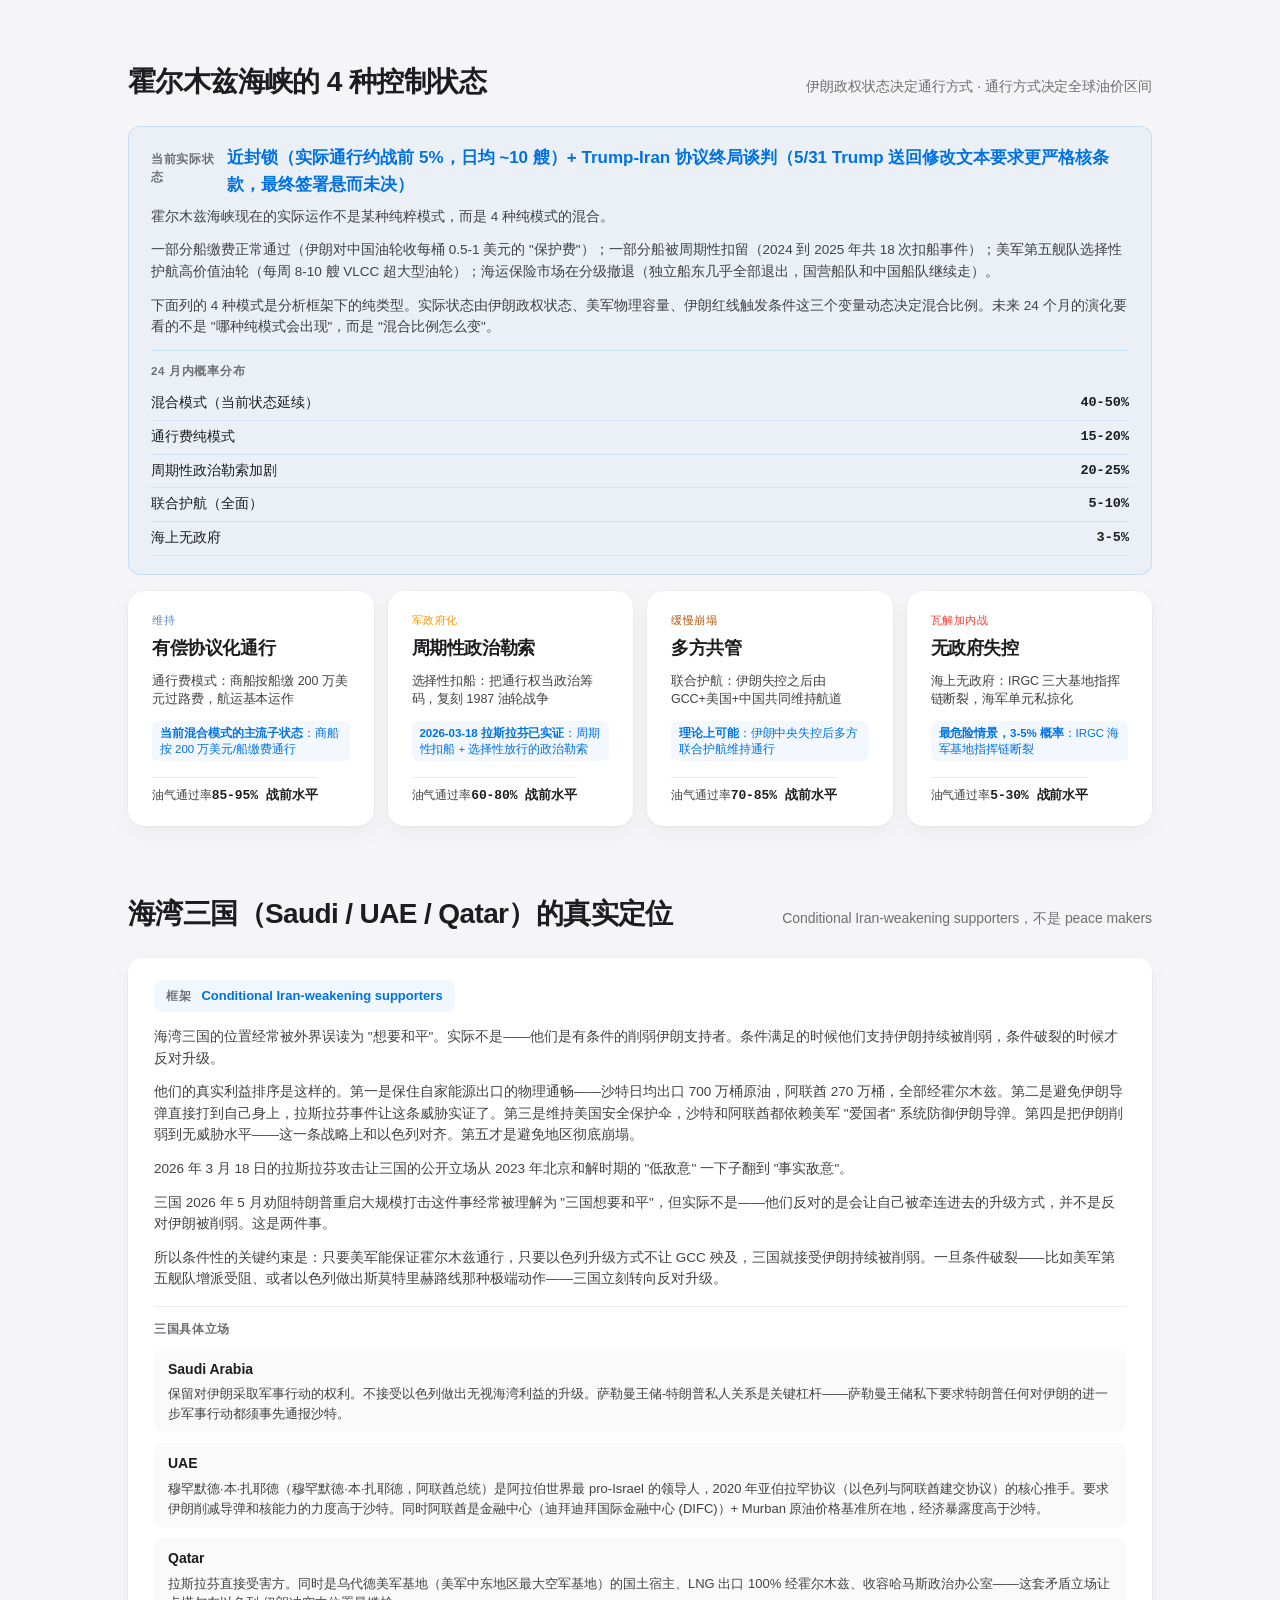
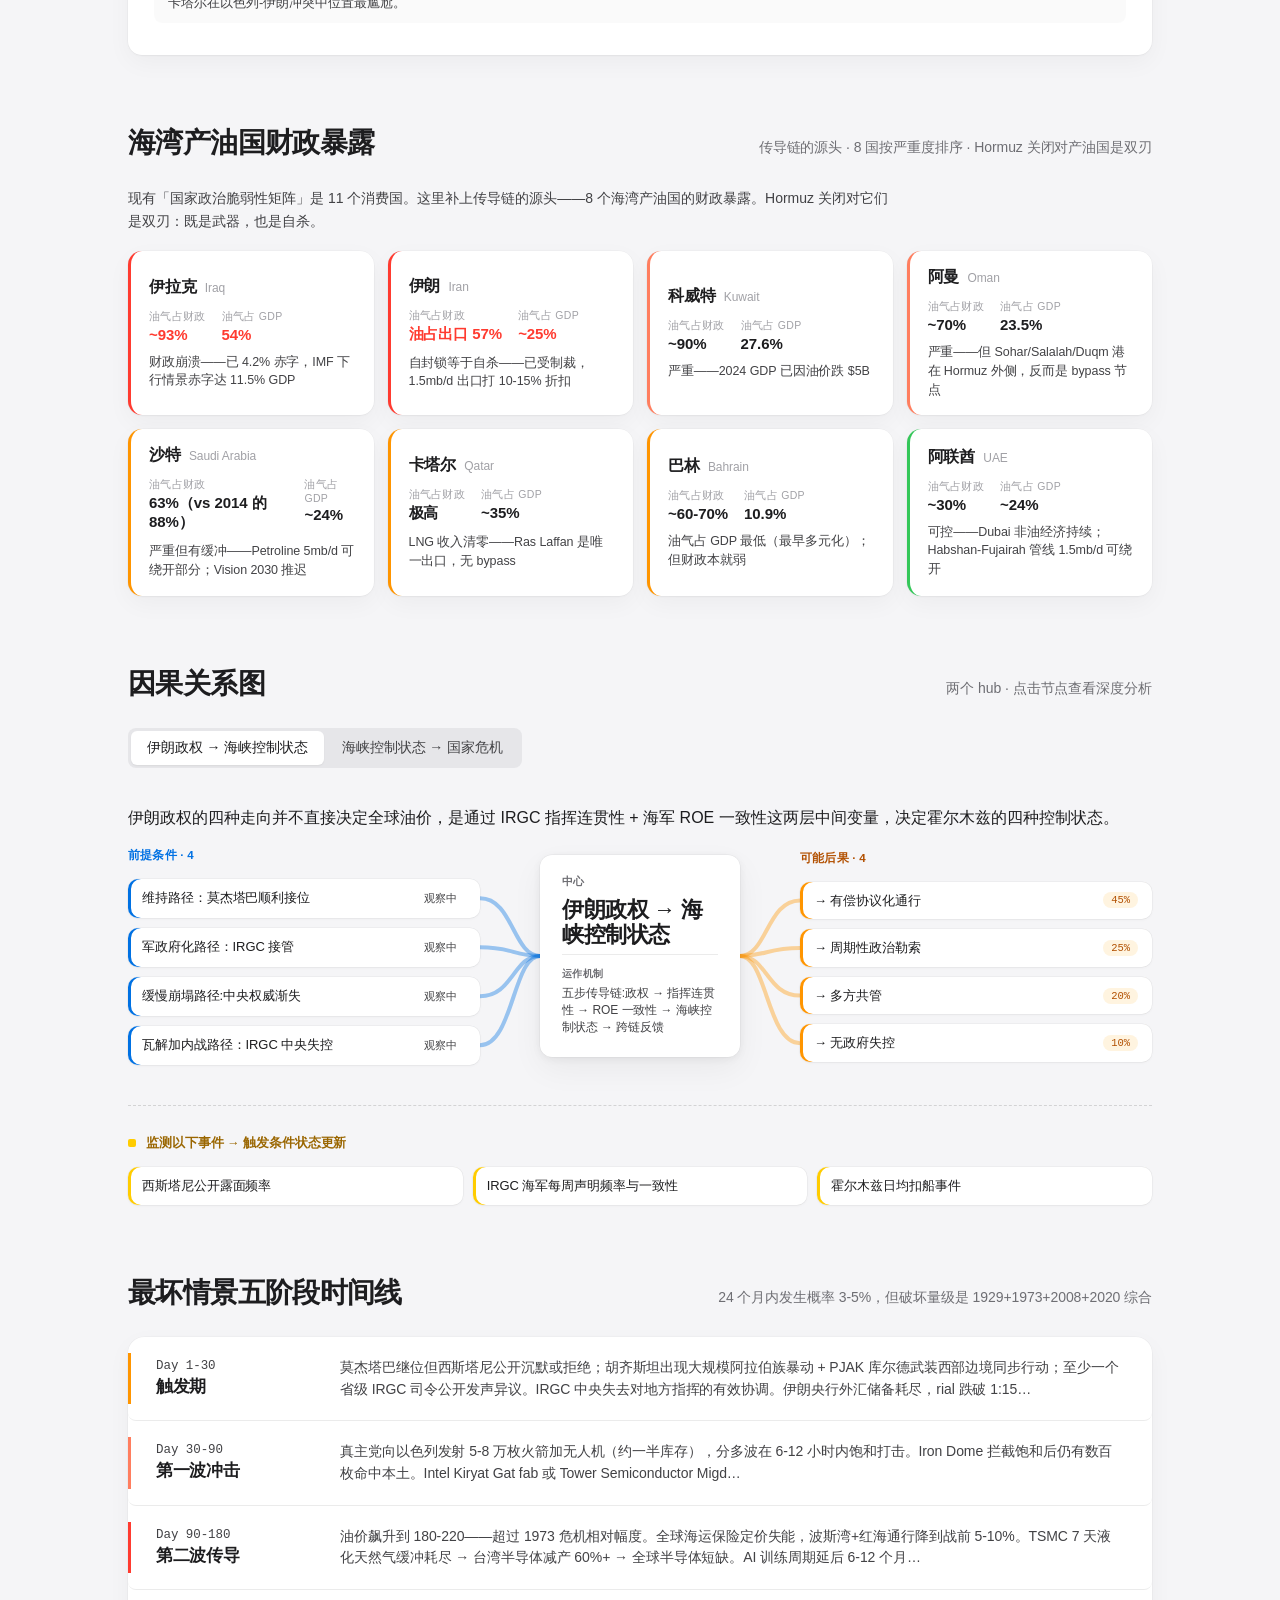
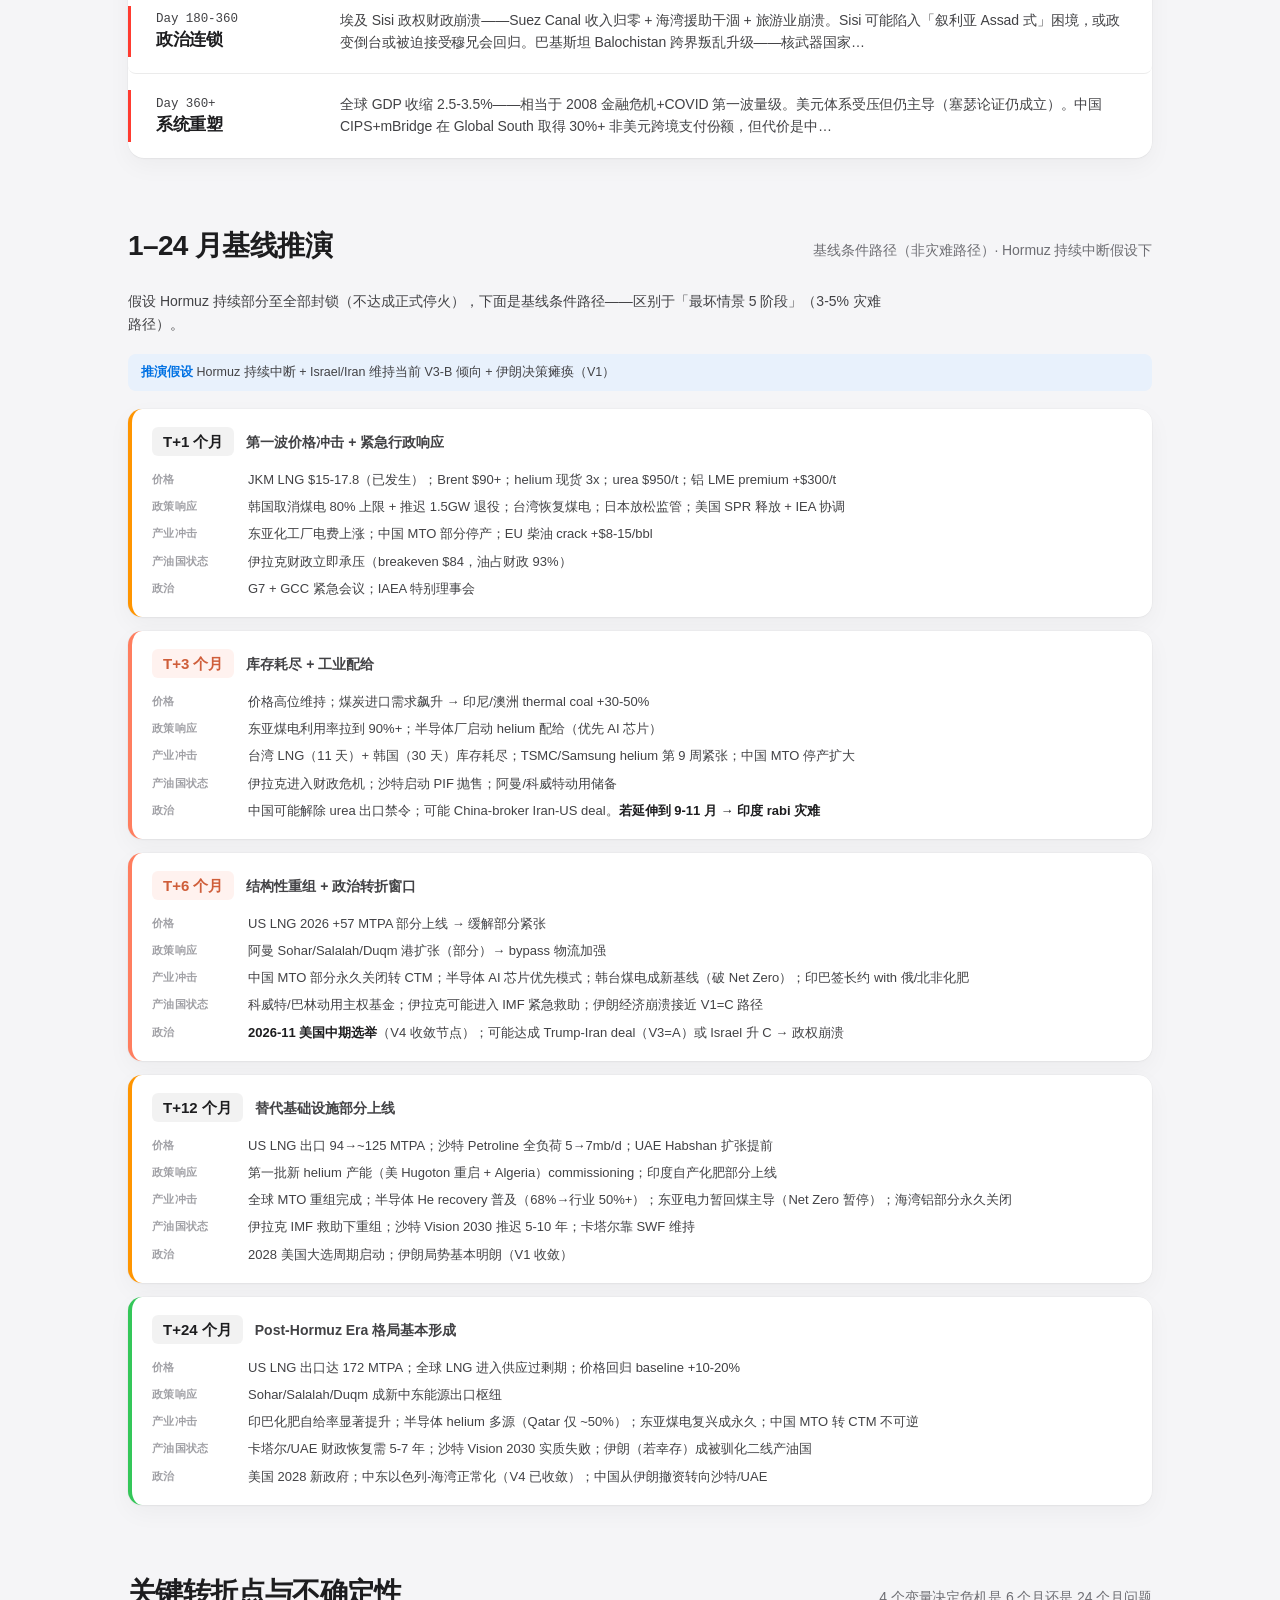
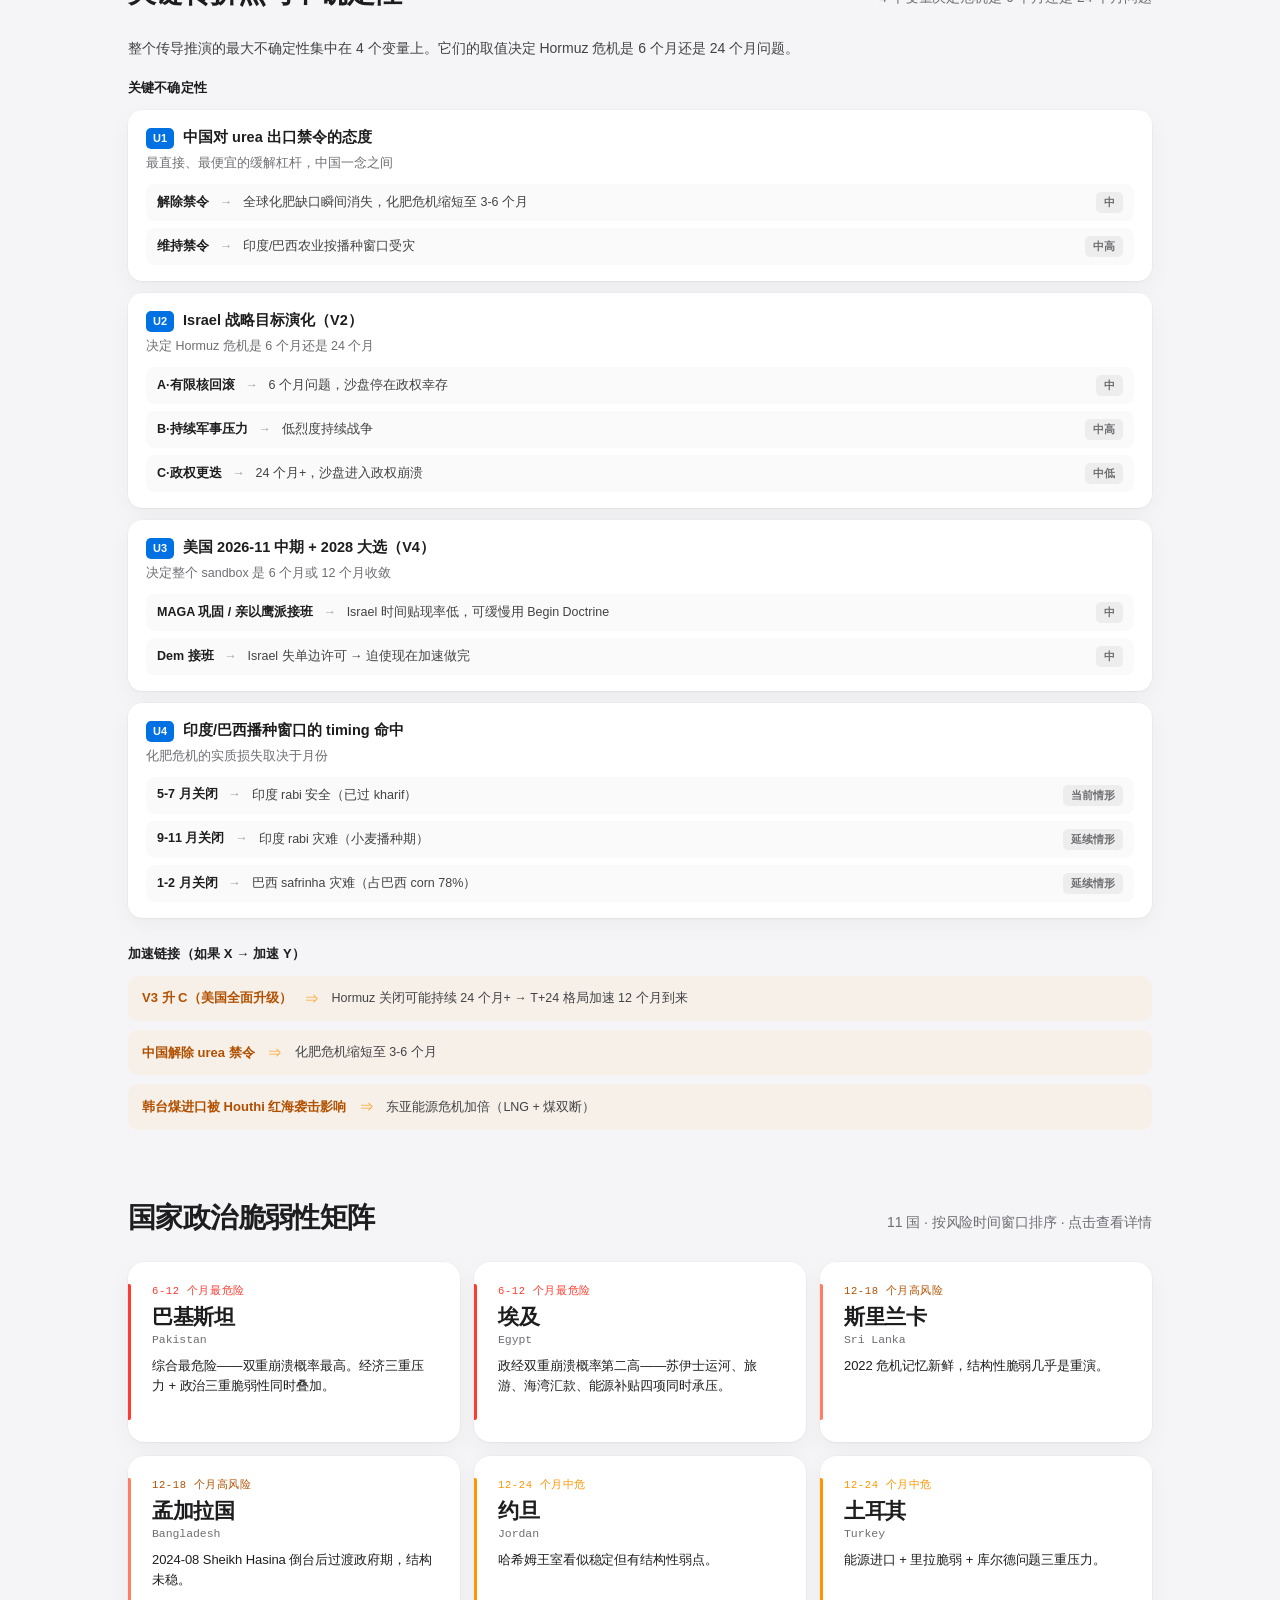
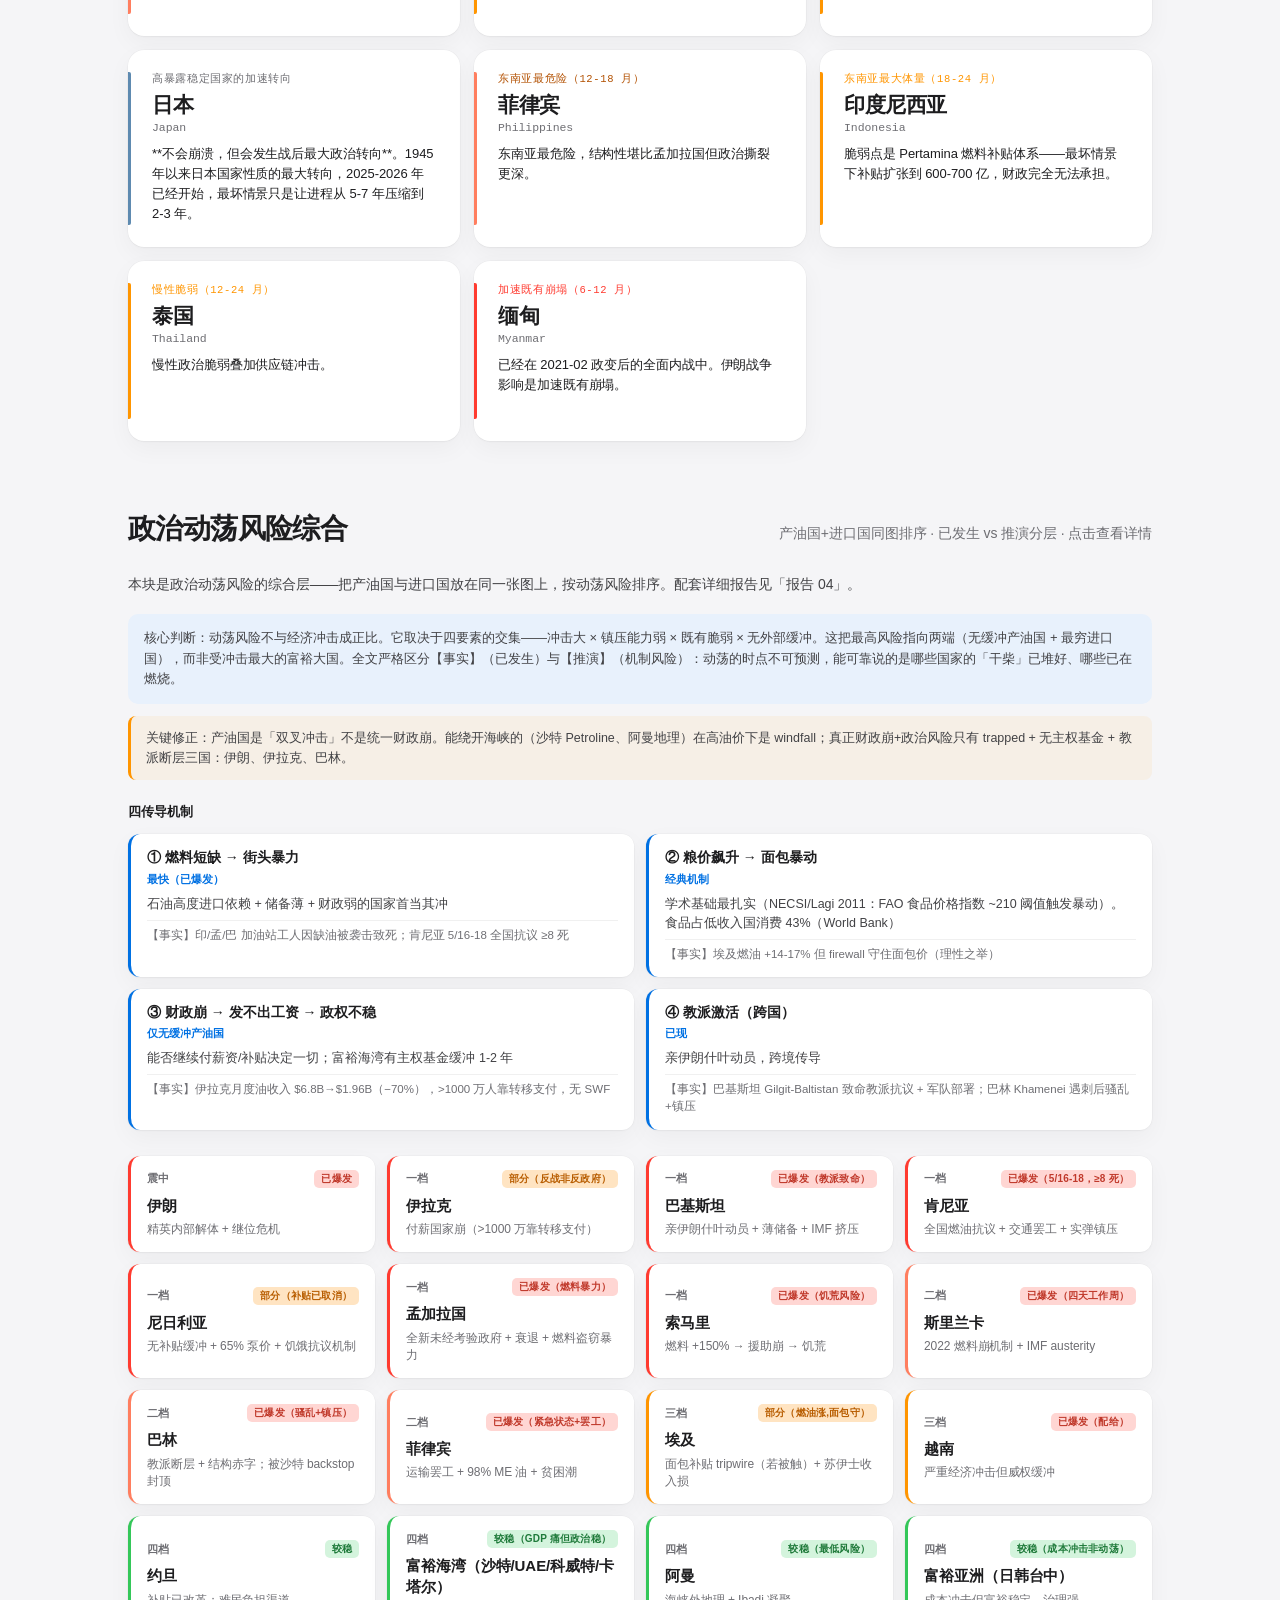
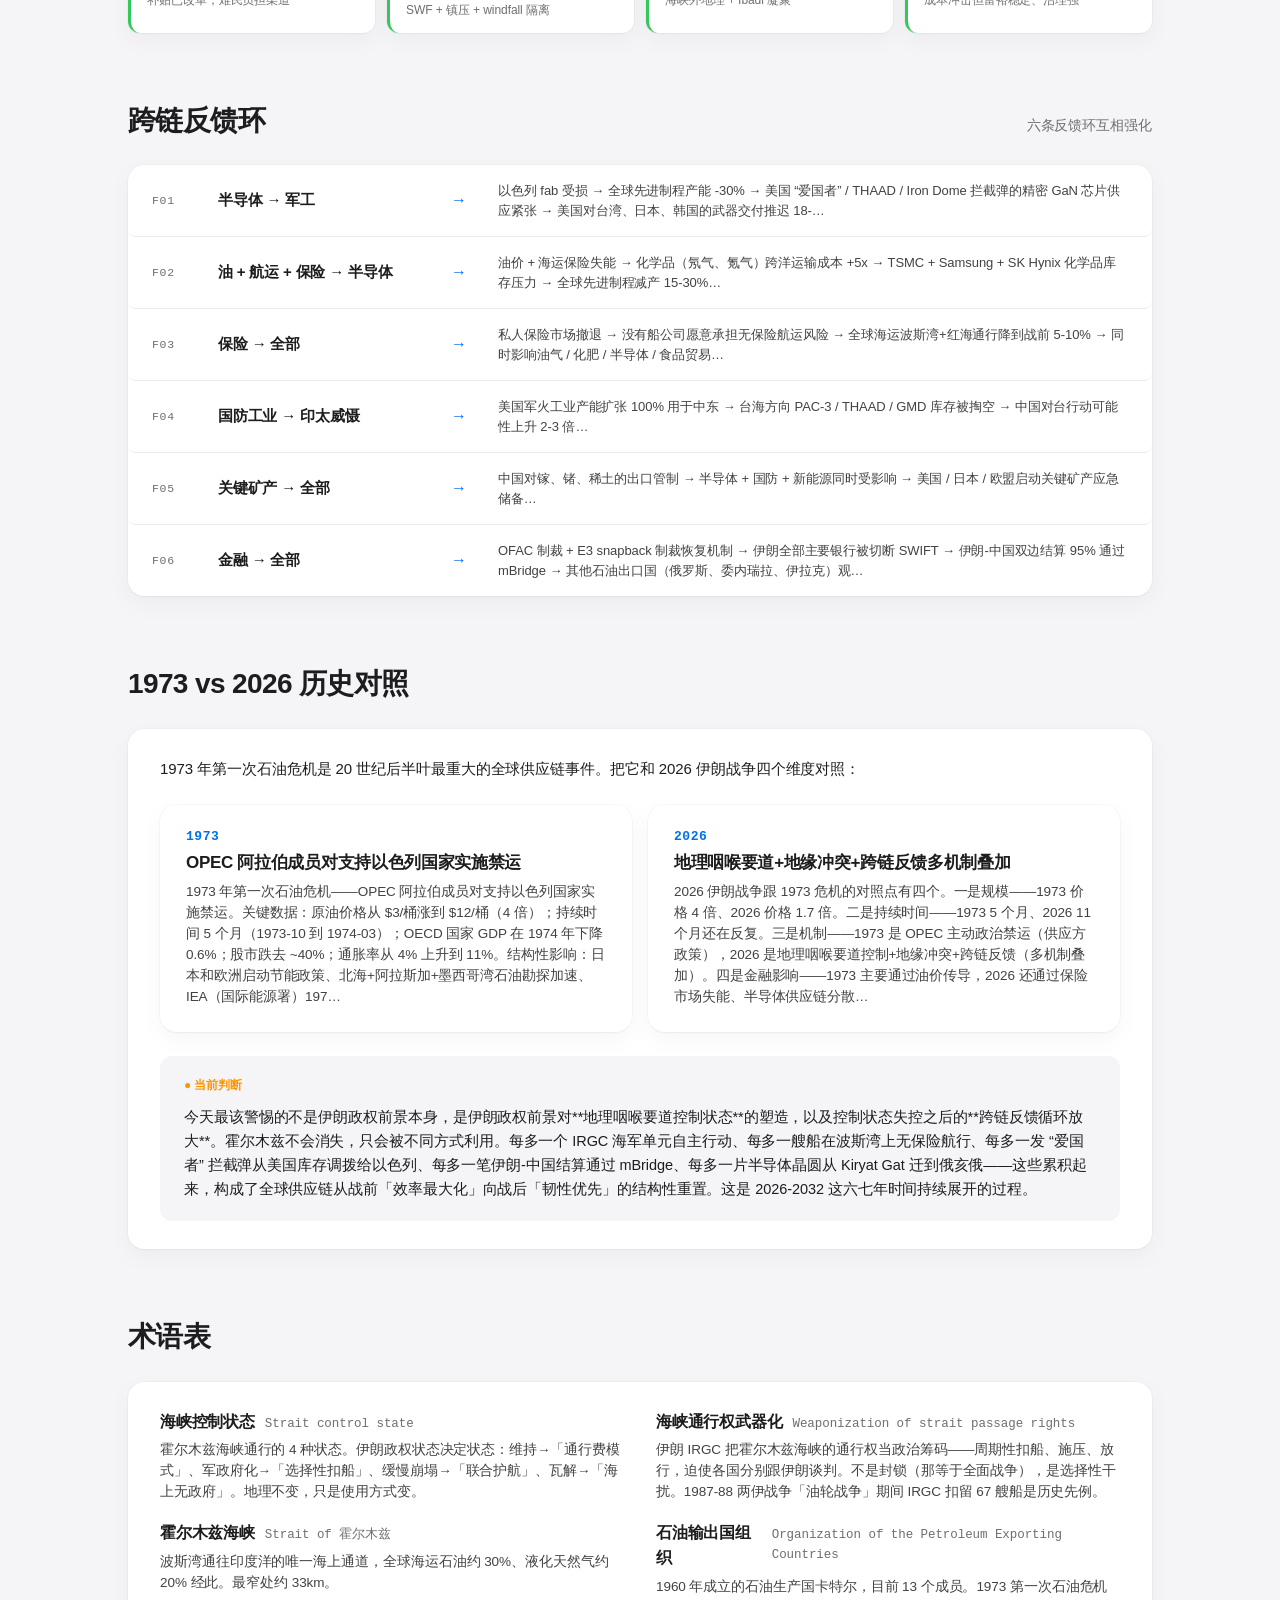
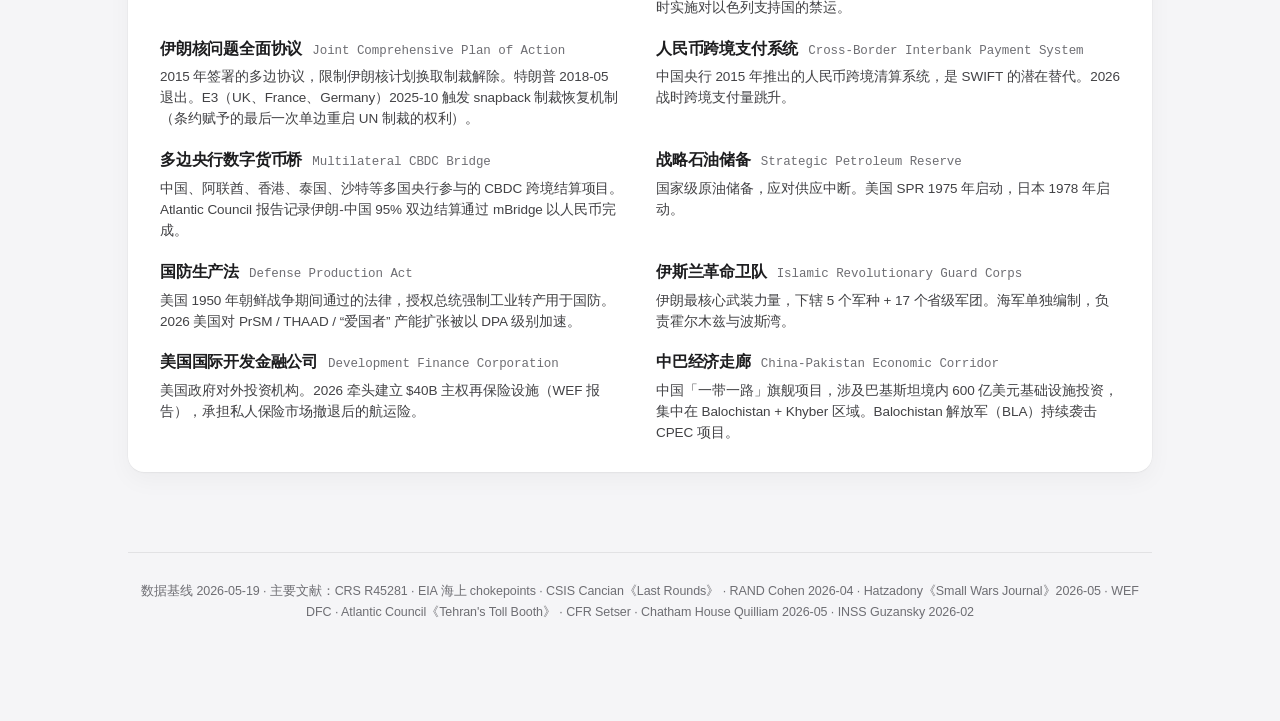
<file: dashboard/public/iran-war/supply-chain/index.html>
<!DOCTYPE html>
<html lang="zh-CN">
<head>
<meta charset="UTF-8">
<meta name="viewport" content="width=device-width, initial-scale=1.0">
<title>全球供应链传导 · Iran Crisis Sandbox</title>
<link rel="stylesheet" href="../regime-scenarios/css/scenarios.css">
<link rel="stylesheet" href="css/supply.css">
</head>
<body>

<header class="hdr">
  <div class="hdr-inner">
    <div>
      <h1 id="hdr-title">全球供应链传导</h1>
      <div class="sub" id="hdr-sub">五条链 · 四种 Hormuz 模式 · 五阶段最坏情景 · 七国政治脆弱性</div>
    </div>
    <nav class="hdr-meta">
      <a href="/iran-war/" data-i18n="nav.hub">← 沙盘母页</a>
      <a id="source-link" href="/iran-war/reports/03_supply_chain_transmission.docx" target="_blank" rel="noopener" data-i18n="nav.source">原文报告</a>
      <span id="last-updated">基线 2026-05-19</span>
      <button id="lang-toggle" class="lang-toggle" title="Switch language">EN</button>
    </nav>
  </div>
</header>

<main class="container">

  <section class="stance">
    <div class="stance-label" data-i18n="stance.label">核心判断</div>
    <div id="stance-text" class="stance-body"></div>
  </section>

  <!-- 五条链 -->
  <section class="block">
    <h2 class="block-title">
      <span data-i18n="block.chains">五条供应链</span>
      <span class="block-hint" data-i18n="hint.chains">点击任一链查看详情</span>
    </h2>
    <div id="chains-grid" class="chains-grid"></div>
  </section>

  <!-- 替代可行性矩阵 -->
  <section class="block" id="substitution-matrix">
    <h2 class="block-title">
      <span data-i18n="block.substitution">替代可行性矩阵</span>
      <span class="block-hint" data-i18n="hint.substitution">10 条链按「90 天断供能否替代」分三档 · 点击查看详情</span>
    </h2>
    <div id="sub-matrix-intro" class="sub-matrix-intro"></div>
    <div id="sub-matrix-grid" class="sub-matrix-grid"></div>
  </section>

  <!-- US Navy 容量硬约束 -->
  <section class="block" id="us-navy-capacity">
    <h2 class="block-title">
      <span data-i18n="block.us_navy">美国海军 Hormuz 实际容量</span>
      <span class="block-hint" data-i18n="hint.us_navy">5th Fleet 即使全力护航也只能恢复战前 10% 流量</span>
    </h2>
    <div id="us-navy-hub" class="us-navy-hub"></div>
  </section>

  <!-- Ras Laffan 实证事件 -->
  <section class="block" id="ras-laffan">
    <h2 class="block-title">
      <span data-i18n="block.ras_laffan">2026-03-18 Ras Laffan 事件</span>
      <span class="block-hint" data-i18n="hint.ras_laffan">伊朗红线已实证 + 海湾三国对伊立场逆转</span>
    </h2>
    <div id="ras-laffan-event" class="ras-laffan-event"></div>
  </section>

  <!-- 4 Hormuz 模式 -->
  <section class="block">
    <h2 class="block-title">
      <span data-i18n="block.hormuz">霍尔木兹海峡的 4 种控制状态</span>
      <span class="block-hint" data-i18n="hint.hormuz">当前是混合模式（4 种纯类型的组合）· 见上方 Hormuz Meta</span>
    </h2>
    <div id="hormuz-meta" class="hormuz-meta"></div>
    <div id="hormuz-grid" class="hormuz-grid"></div>
  </section>

  <!-- Gulf 三国真实定位 -->
  <section class="block" id="gulf-trio">
    <h2 class="block-title">
      <span data-i18n="block.gulf_trio">海湾三国（Saudi / UAE / Qatar）的真实定位</span>
      <span class="block-hint" data-i18n="hint.gulf_trio">Conditional Iran-weakening supporters，不是 peace makers</span>
    </h2>
    <div id="gulf-trio-content" class="gulf-trio-content"></div>
  </section>

  <!-- 生产国财政暴露 -->
  <section class="block" id="producer-fiscal">
    <h2 class="block-title">
      <span data-i18n="block.producer_fiscal">海湾产油国财政暴露</span>
      <span class="block-hint" data-i18n="hint.producer_fiscal">传导链的源头 · 8 国按严重度排序 · Hormuz 关闭对产油国是双刃</span>
    </h2>
    <div id="producer-fiscal-intro" class="producer-fiscal-intro"></div>
    <div id="producer-fiscal-grid" class="producer-fiscal-grid"></div>
  </section>

  <!-- 因果关系图（hub-spoke + SVG 管道） -->
  <section class="block">
    <h2 class="block-title">
      <span data-i18n="block.causal">因果关系图</span>
      <span class="block-hint" data-i18n="hint.causal">两个 hub · 点击节点查看深度分析</span>
    </h2>
    <div id="hub-tabs" class="scenario-tabs"></div>
    <p id="hub-summary" class="scenario-summary"></p>
    <div class="graph-section">
      <div id="conn-view" class="conn-view"></div>
    </div>
  </section>

  <!-- 最坏情景 5 阶段时间线 -->
  <section class="block">
    <h2 class="block-title">
      <span data-i18n="block.worstcase">最坏情景五阶段时间线</span>
      <span class="block-hint" data-i18n="hint.worstcase">24 个月内发生概率 3-5%，但破坏量级是 1929+1973+2008+2020 综合</span>
    </h2>
    <div id="worstcase-timeline" class="worstcase-timeline"></div>
  </section>

  <!-- 1-24 月基线推演 -->
  <section class="block" id="time-projection">
    <h2 class="block-title">
      <span data-i18n="block.time_projection">1–24 月基线推演</span>
      <span class="block-hint" data-i18n="hint.time_projection">基线条件路径（非灾难路径）· Hormuz 持续中断假设下</span>
    </h2>
    <div id="time-projection-intro" class="time-projection-intro"></div>
    <div id="time-projection-timeline" class="time-projection-timeline"></div>
  </section>

  <!-- 关键转折点与不确定性 -->
  <section class="block" id="turning-points">
    <h2 class="block-title">
      <span data-i18n="block.turning_points">关键转折点与不确定性</span>
      <span class="block-hint" data-i18n="hint.turning_points">4 个变量决定危机是 6 个月还是 24 个月问题</span>
    </h2>
    <div id="turning-points-intro" class="turning-points-intro"></div>
    <div id="turning-points-content" class="turning-points-content"></div>
  </section>

  <!-- 国家政治脆弱性矩阵 -->
  <section class="block">
    <h2 class="block-title">
      <span data-i18n="block.countries">国家政治脆弱性矩阵</span>
      <span class="block-hint" data-i18n="hint.countries">11 国 · 按风险时间窗口排序 · 点击查看详情</span>
    </h2>
    <div id="countries-grid" class="countries-grid"></div>
  </section>

  <!-- 政治动荡风险综合 -->
  <section class="block" id="upheaval-risk">
    <h2 class="block-title">
      <span data-i18n="block.upheaval">政治动荡风险综合</span>
      <span class="block-hint" data-i18n="hint.upheaval">产油国+进口国同图排序 · 已发生 vs 推演分层 · 点击查看详情</span>
    </h2>
    <div id="upheaval-framing" class="upheaval-framing"></div>
    <div id="upheaval-mechanisms" class="upheaval-mechanisms"></div>
    <div id="upheaval-grid" class="upheaval-grid"></div>
  </section>

  <!-- 跨链反馈 -->
  <section class="block">
    <h2 class="block-title">
      <span data-i18n="block.crosschain">跨链反馈环</span>
      <span class="block-hint" data-i18n="hint.crosschain">六条反馈环互相强化</span>
    </h2>
    <div id="crosschain" class="crosschain"></div>
  </section>

  <!-- 历史对照 -->
  <section class="block">
    <h2 class="block-title" data-i18n="block.history">1973 vs 2026 历史对照</h2>
    <div id="history-compare" class="history-compare"></div>
  </section>

  <!-- 术语表 -->
  <section class="block">
    <h2 class="block-title" data-i18n="block.glossary">术语表</h2>
    <div id="glossary" class="glossary"></div>
  </section>

  <footer class="footer" data-i18n="footer.text">
    数据基线 2026-05-19 · 主要文献：CRS R45281 · EIA chokepoints · CSIS Cancian Last Rounds · RAND Cohen 2026-04 · Hatzadony Small Wars Journal 2026-05 · WEF DFC · Atlantic Council Toll Booth · CFR Setser · Chatham House Quilliam 2026-05 · INSS Guzansky 2026-02
  </footer>

</main>

<div id="drawer-backdrop" class="drawer-backdrop"></div>
<aside id="drawer" class="drawer" aria-hidden="true">
  <div class="drawer-header">
    <div class="drawer-tag" id="drawer-tag"></div>
    <button class="drawer-close" id="drawer-close" aria-label="关闭">
      <svg width="20" height="20" viewBox="0 0 20 20" fill="none" stroke="currentColor" stroke-width="1.6" stroke-linecap="round">
        <path d="M5 5l10 10M15 5L5 15"/>
      </svg>
    </button>
  </div>
  <div class="drawer-body" id="drawer-body"></div>
</aside>

<script src="js/supply.js"></script>

</body>
</html>
</file>
<file: dashboard/public/iran-war/regime-scenarios/css/scenarios.css>
/* ========================================
   Iran Regime Scenarios v9 — structured report cards
   Apple editorial light · no graph · all typography + cards
   ======================================== */

:root {
  --bg: #f5f5f7;
  --surface: #ffffff;
  --surface-2: #fafafa;
  --surface-3: #f5f5f7;

  --label: #1d1d1f;
  --label-2: #424245;
  --label-3: #6e6e73;
  --label-4: #a1a1a6;

  --hairline: rgba(0, 0, 0, 0.08);
  --hairline-strong: rgba(0, 0, 0, 0.14);

  --blue: #0071e3;
  --blue-soft: #e8f1fc;
  --orange: #ff9500;
  --orange-soft: #fff4e0;
  --red: #ff3b30;
  --red-soft: #ffe5e3;
  --green: #34c759;
  --green-soft: #d8f5dc;
  --yellow: #ffcc00;
  --yellow-soft: #fff8d6;

  --font-display: "SF Pro Display", -apple-system, BlinkMacSystemFont, "PingFang SC", "Source Han Sans SC", sans-serif;
  --font-text: "SF Pro Text", -apple-system, BlinkMacSystemFont, "PingFang SC", "Source Han Sans SC", sans-serif;
  --font-mono: ui-monospace, "SF Mono", Menlo, monospace;

  --r-sm: 8px;
  --r-md: 12px;
  --r-lg: 16px;
  --r-xl: 22px;
  --r-pill: 999px;

  --ease: cubic-bezier(0.22, 1, 0.36, 1);
  --card-shadow:
    0 0 0 0.5px rgba(0, 0, 0, 0.04),
    0 1px 2px rgba(0, 0, 0, 0.03),
    0 8px 24px rgba(0, 0, 0, 0.04);
}

*, *::before, *::after { box-sizing: border-box; }

html, body {
  margin: 0;
  padding: 0;
  background: var(--bg);
  color: var(--label);
  font-family: var(--font-text);
  font-size: 16px;
  line-height: 1.55;
  -webkit-font-smoothing: antialiased;
  -moz-osx-font-smoothing: grayscale;
  font-feature-settings: "tnum" 1, "ss01" 1;
  text-rendering: optimizeLegibility;
}

a { color: var(--blue); text-decoration: none; transition: opacity 0.18s var(--ease); }
a:hover { opacity: 0.7; }

button {
  font-family: inherit;
  cursor: pointer;
  border: none;
  background: transparent;
  color: var(--label-2);
  padding: 8px 16px;
  font-size: 14px;
  font-weight: 500;
  border-radius: var(--r-sm);
  letter-spacing: -0.005em;
  transition: all 0.18s var(--ease);
}
button:hover { color: var(--label); background: rgba(0,0,0,0.04); }
button:active { transform: scale(0.97); }
button.active { background: var(--blue); color: #fff; }

/* ============ Header ============ */

.hdr {
  padding: 16px 0;
  background: rgba(245, 245, 247, 0.78);
  backdrop-filter: saturate(180%) blur(20px);
  -webkit-backdrop-filter: saturate(180%) blur(20px);
  border-bottom: 0.5px solid var(--hairline);
  position: sticky;
  top: 0;
  z-index: 100;
}
.hdr-inner {
  max-width: 1080px;
  margin: 0 auto;
  padding: 0 28px;
  display: flex;
  justify-content: space-between;
  align-items: center;
  gap: 32px;
}
.hdr h1 {
  font-family: var(--font-display);
  font-size: 18px;
  font-weight: 600;
  margin: 0 0 2px;
  color: var(--label);
  letter-spacing: -0.018em;
}
.hdr .sub { font-size: 12.5px; color: var(--label-3); letter-spacing: -0.005em; }
.hdr-meta {
  display: flex;
  align-items: center;
  gap: 20px;
  font-size: 13px;
  color: var(--label-3);
}
.hdr-meta a { color: var(--blue); font-weight: 400; }
.lang-toggle {
  font-family: var(--font-mono);
  font-size: 12px;
  padding: 4px 12px;
  background: rgba(120, 120, 128, 0.12);
  color: var(--label);
  border: none;
  border-radius: var(--r-pill);
  cursor: pointer;
  letter-spacing: -0.005em;
  font-weight: 500;
  margin-left: 4px;
  transition: background 0.18s var(--ease);
}
.lang-toggle:hover { background: rgba(120, 120, 128, 0.22); }
.lang-toggle:active { transform: scale(0.96); }

/* ============ Container ============ */

.container {
  max-width: 1080px;
  margin: 0 auto;
  padding: 64px 28px 96px;
}

/* ============ Hero stance ============ */

.stance { margin: 0 0 80px; max-width: 880px; }
.stance-label {
  font-family: var(--font-display);
  font-size: 13px;
  font-weight: 600;
  letter-spacing: -0.005em;
  color: var(--orange);
  margin-bottom: 16px;
}
.stance-label::before { content: "● "; }
.stance-body {
  max-width: 880px;
}
.stance-para {
  font-family: var(--font-display);
  font-size: 22px;
  font-weight: 400;
  line-height: 1.45;
  color: var(--label);
  margin: 0 0 18px;
  letter-spacing: -0.018em;
}
.stance-para:last-child { margin-bottom: 0; }
.stance-para strong {
  font-weight: 600;
  color: var(--label);
  background: rgba(10, 132, 255, 0.10);
  padding: 1px 6px;
  border-radius: 4px;
  letter-spacing: -0.012em;
}

/* ============ Block ============ */

.block { margin-bottom: 72px; }
.block-title {
  font-family: var(--font-display);
  font-size: 28px;
  font-weight: 600;
  margin: 0 0 28px;
  color: var(--label);
  letter-spacing: -0.022em;
  display: flex;
  align-items: baseline;
  gap: 14px;
  line-height: 1.15;
}
.block-hint {
  font-family: var(--font-text);
  font-size: 14px;
  font-weight: 400;
  color: var(--label-3);
  margin-left: auto;
  letter-spacing: -0.005em;
}

.block-info-btn {
  font-family: var(--font-text);
  font-size: 13.5px;
  font-weight: 500;
  color: var(--blue);
  margin-left: 14px;
  letter-spacing: -0.005em;
  cursor: pointer;
  padding: 4px 10px;
  background: var(--blue-soft);
  border-radius: var(--r-pill);
  transition: opacity 0.18s var(--ease), transform 0.18s var(--ease);
  white-space: nowrap;
}
.block-info-btn:hover { opacity: 0.78; }
.block-info-btn:active { transform: scale(0.97); }

/* ============ Methodology ============ */

.methodology {
  background: var(--surface);
  border-radius: var(--r-lg);
  padding: 28px 32px;
  box-shadow: var(--card-shadow);
}
.meth-formula {
  display: flex;
  align-items: center;
  gap: 14px;
  margin-bottom: 24px;
  padding-bottom: 22px;
  border-bottom: 0.5px solid var(--hairline);
  flex-wrap: wrap;
}
.formula-term {
  font-family: var(--font-display);
  font-size: 17px;
  font-weight: 600;
  color: var(--label);
  padding: 8px 14px;
  background: var(--surface-3);
  border-radius: var(--r-sm);
  letter-spacing: -0.012em;
}
.formula-result {
  color: var(--blue);
  background: var(--blue-soft);
}
.formula-op {
  font-family: var(--font-mono);
  font-size: 16px;
  color: var(--label-3);
  font-weight: 500;
}
.meth-explain {
  font-size: 15px;
  line-height: 1.6;
  color: var(--label-2);
  margin-bottom: 12px;
  letter-spacing: -0.005em;
}
.meth-explain:last-child { margin-bottom: 0; }
.meth-key {
  color: var(--label);
  font-weight: 600;
}

/* ============ Probability strip ============ */

.prob-strip {
  background: var(--surface);
  border-radius: var(--r-lg);
  padding: 8px 0;
  box-shadow: var(--card-shadow);
}
.prob-row {
  display: grid;
  grid-template-columns: 140px 1fr 80px;
  align-items: center;
  gap: 28px;
  cursor: pointer;
  padding: 18px 28px;
  border-bottom: 0.5px solid var(--hairline);
  transition: background 0.15s var(--ease);
  position: relative;
}
.prob-row:last-child { border-bottom: none; }
.prob-row:hover { background: rgba(0,0,0,0.02); }
.prob-row .name {
  font-family: var(--font-display);
  font-size: 18px;
  font-weight: 500;
  color: var(--label);
  letter-spacing: -0.015em;
}
.prob-row .bar-wrap {
  position: relative;
  height: 6px;
  background: rgba(0,0,0,0.06);
  border-radius: var(--r-pill);
  overflow: hidden;
}
.prob-row .bar-range {
  position: absolute;
  top: 0;
  height: 100%;
  border-radius: var(--r-pill);
}
.prob-row .pct {
  font-family: var(--font-mono);
  font-size: 14px;
  color: var(--label-2);
  text-align: right;
  letter-spacing: -0.005em;
  font-variant-numeric: tabular-nums;
}
.prob-row.color-neutral .bar-range { background: #5e8ab0; }
.prob-row.color-warning .bar-range { background: var(--orange); }
.prob-row.color-alert .bar-range { background: #ff7e5f; }
.prob-row.color-danger .bar-range { background: var(--red); }
.prob-row.active::before {
  content: "";
  position: absolute;
  left: 16px;
  top: 50%;
  transform: translateY(-50%);
  width: 3px;
  height: 24px;
  background: var(--blue);
  border-radius: 2px;
}
.prob-row.active .name { color: var(--blue); font-weight: 600; }

/* ============ Scenario tabs ============ */

.scenario-tabs {
  display: inline-flex;
  gap: 2px;
  margin-bottom: 22px;
  background: rgba(120, 120, 128, 0.12);
  padding: 3px;
  border-radius: var(--r-sm);
}
.scenario-tab {
  border: none;
  background: transparent;
  padding: 8px 16px;
  font-family: var(--font-display);
  font-size: 14px;
  font-weight: 500;
  color: var(--label-2);
  border-radius: 6px;
  letter-spacing: -0.005em;
}
.scenario-tab:hover { color: var(--label); background: transparent; }
.scenario-tab.active {
  background: #ffffff;
  color: var(--label);
  box-shadow: 0 1px 2px rgba(0,0,0,0.06);
}
.scenario-tab .prob-tag {
  font-family: var(--font-mono);
  font-size: 11px;
  color: var(--label-3);
  margin-left: 7px;
  font-variant-numeric: tabular-nums;
}
.scenario-tab.active .prob-tag { color: var(--blue); }

/* ============ Scenario card ============ */

.scenario-card {
  background: var(--surface);
  border-radius: var(--r-lg);
  padding: 36px 40px 40px;
  box-shadow: var(--card-shadow);
}

.scenario-card-header {
  display: flex;
  align-items: baseline;
  justify-content: space-between;
  gap: 20px;
  padding-bottom: 14px;
  border-bottom: 0.5px solid var(--hairline);
  margin-bottom: 20px;
}
.scenario-card-name {
  font-family: var(--font-display);
  font-size: 32px;
  font-weight: 700;
  color: var(--label);
  letter-spacing: -0.028em;
  line-height: 1.1;
}
.scenario-card-prob {
  font-family: var(--font-mono);
  font-size: 21px;
  font-weight: 500;
  color: var(--label-2);
  letter-spacing: -0.01em;
  font-variant-numeric: tabular-nums;
}
.scenario-card-header.color-neutral .scenario-card-prob { color: #5e8ab0; }
.scenario-card-header.color-warning .scenario-card-prob { color: var(--orange); }
.scenario-card-header.color-alert .scenario-card-prob { color: #cf5e3a; }
.scenario-card-header.color-danger .scenario-card-prob { color: var(--red); }

.scenario-thesis {
  font-family: var(--font-display);
  font-size: 19px;
  line-height: 1.5;
  color: var(--label);
  margin: 0 0 36px;
  letter-spacing: -0.018em;
  font-weight: 400;
}

.scenario-card .section {
  margin-bottom: 36px;
  padding-top: 28px;
  border-top: 0.5px solid var(--hairline);
}
.scenario-card .section:last-child { margin-bottom: 0; }

.section-title {
  font-family: var(--font-display);
  font-size: 18px;
  font-weight: 600;
  color: var(--label);
  margin: 0 0 16px;
  letter-spacing: -0.015em;
  display: flex;
  align-items: baseline;
  gap: 12px;
}
.section-note {
  font-family: var(--font-text);
  font-size: 13px;
  font-weight: 400;
  color: var(--label-3);
  letter-spacing: -0.005em;
}

/* ============ Connection view (convergent → hub → divergent) ============ */

.conn-view {
  display: flex;
  flex-direction: column;
  gap: 40px;
}

.conn-flow {
  position: relative;
  display: grid;
  grid-template-columns: 1fr 200px 1fr;
  gap: 60px;
  align-items: center;
}

.conn-pipes {
  position: absolute;
  inset: 0;
  width: 100%;
  height: 100%;
  pointer-events: none;
  z-index: 0;
}

.conn-col {
  position: relative;
  z-index: 1;
  display: flex;
  flex-direction: column;
  gap: 10px;
  min-width: 140px;
}
/* drawer 内的 conn-flow 太窄时允许横向滚动而不挤压文字 */
.drawer .conn-view {
  overflow-x: auto;
}
.drawer .conn-flow {
  min-width: 580px;
}
.conn-col-label {
  font-family: var(--font-display);
  font-size: 11.5px;
  font-weight: 600;
  letter-spacing: 0.02em;
  margin-bottom: 4px;
}
.conn-label-blue { color: var(--blue); }
.conn-label-gray { color: var(--label-3); }
.conn-label-orange { color: #b25000; }
.conn-label-yellow { color: #9a6600; }

.conn-col-hub {
  display: flex;
  align-items: center;
  justify-content: center;
}
.conn-source-card {
  background: var(--surface);
  border-radius: var(--r-md);
  padding: 20px 22px;
  box-shadow: 0 0 0 0.5px rgba(0,0,0,0.06), 0 2px 8px rgba(0,0,0,0.06), 0 12px 32px rgba(0,0,0,0.05);
  width: 100%;
  text-align: left;
}
.conn-source-tag {
  font-family: var(--font-display);
  font-size: 10.5px;
  font-weight: 600;
  letter-spacing: 0.04em;
  text-transform: uppercase;
  color: var(--label-3);
  margin-bottom: 8px;
}
.conn-source-name {
  font-family: var(--font-display);
  font-size: 22px;
  font-weight: 700;
  color: var(--label);
  letter-spacing: -0.022em;
  line-height: 1.15;
  margin-bottom: 6px;
}
.conn-source-prob {
  font-family: var(--font-mono);
  font-size: 16px;
  font-weight: 600;
  font-variant-numeric: tabular-nums;
  letter-spacing: -0.005em;
  margin-bottom: 14px;
}
.conn-view.color-neutral .conn-source-prob { color: #5e8ab0; }
.conn-view.color-warning .conn-source-prob { color: var(--orange); }
.conn-view.color-alert .conn-source-prob { color: #cf5e3a; }
.conn-view.color-danger .conn-source-prob { color: var(--red); }
.conn-source-mech {
  padding-top: 12px;
  border-top: 0.5px solid var(--hairline);
}
.conn-source-mech-label {
  font-family: var(--font-display);
  font-size: 10px;
  font-weight: 600;
  letter-spacing: 0.04em;
  text-transform: uppercase;
  color: var(--label-3);
  margin-bottom: 4px;
}
.conn-source-mech-text {
  font-size: 12px;
  color: var(--label-2);
  line-height: 1.45;
  letter-spacing: -0.005em;
}

/* Observation row */
.conn-obs-row {
  display: flex;
  flex-direction: column;
  gap: 14px;
  padding-top: 28px;
  border-top: 0.5px dashed var(--hairline-strong);
}
.conn-obs-header {
  display: flex;
  align-items: center;
  gap: 10px;
}
.conn-obs-marker {
  width: 8px; height: 8px;
  border-radius: 2px;
  background: var(--yellow);
}
.conn-obs-title {
  font-family: var(--font-display);
  font-size: 12.5px;
  font-weight: 600;
  color: #9a6600;
  letter-spacing: -0.005em;
}
.conn-obs-cards {
  display: grid;
  grid-template-columns: repeat(auto-fit, minmax(240px, 1fr));
  gap: 10px;
}
.conn-obs-card { background: var(--surface); }

.conn-card {
  background: var(--surface);
  border-radius: 10px;
  padding: 10px 14px;
  box-shadow: 0 0 0 0.5px rgba(0,0,0,0.06), 0 1px 3px rgba(0,0,0,0.04);
  display: flex;
  align-items: center;
  justify-content: space-between;
  gap: 10px;
  transition: transform 0.18s var(--ease), box-shadow 0.18s var(--ease);
}
.conn-card:hover {
  transform: translateY(-1px);
  box-shadow: 0 0 0 0.5px rgba(0,0,0,0.08), 0 4px 12px rgba(0,0,0,0.08);
}
.conn-card-label {
  font-family: var(--font-text);
  font-size: 13px;
  font-weight: 500;
  color: var(--label);
  letter-spacing: -0.005em;
  line-height: 1.35;
  flex: 1;
}
.conn-card-badge {
  font-family: var(--font-mono);
  font-size: 10.5px;
  font-weight: 500;
  letter-spacing: -0.002em;
  white-space: nowrap;
  flex-shrink: 0;
}
/* For consequence cards, badge is the actor name (no status color) */
.conn-card-orange .conn-card-badge {
  background: #fff4e0;
  color: #b25000;
  padding: 2px 8px;
  border-radius: var(--r-pill);
}

/* Left accent stripe by group color */
.conn-card-blue { box-shadow: inset 3px 0 0 var(--blue), 0 0 0 0.5px rgba(0,0,0,0.06), 0 1px 3px rgba(0,0,0,0.04); }
.conn-card-gray { box-shadow: inset 3px 0 0 #8e8e93, 0 0 0 0.5px rgba(0,0,0,0.06), 0 1px 3px rgba(0,0,0,0.04); }
.conn-card-orange { box-shadow: inset 3px 0 0 var(--orange), 0 0 0 0.5px rgba(0,0,0,0.06), 0 1px 3px rgba(0,0,0,0.04); }
.conn-card-yellow { box-shadow: inset 3px 0 0 var(--yellow), 0 0 0 0.5px rgba(0,0,0,0.06), 0 1px 3px rgba(0,0,0,0.04); }

.conn-card-blue:hover { box-shadow: inset 3px 0 0 var(--blue), 0 0 0 0.5px rgba(0,0,0,0.08), 0 4px 12px rgba(0,0,0,0.08); }
.conn-card-gray:hover { box-shadow: inset 3px 0 0 #8e8e93, 0 0 0 0.5px rgba(0,0,0,0.08), 0 4px 12px rgba(0,0,0,0.08); }
.conn-card-orange:hover { box-shadow: inset 3px 0 0 var(--orange), 0 0 0 0.5px rgba(0,0,0,0.08), 0 4px 12px rgba(0,0,0,0.08); }
.conn-card-yellow:hover { box-shadow: inset 3px 0 0 var(--yellow), 0 0 0 0.5px rgba(0,0,0,0.08), 0 4px 12px rgba(0,0,0,0.08); }

/* ============ Probability calculation ============ */

.prob-calc {
  background: var(--surface-3);
  border-radius: var(--r-md);
  overflow: hidden;
}
.calc-row {
  display: grid;
  grid-template-columns: 100px 80px 1fr;
  gap: 20px;
  align-items: baseline;
  padding: 14px 20px;
  border-bottom: 0.5px solid var(--hairline);
}
.calc-row:last-child { border-bottom: none; }
.calc-row.calc-result {
  background: var(--blue-soft);
}
.calc-row.calc-result .calc-value { color: var(--blue); font-weight: 700; }
.calc-row.calc-result .calc-label { color: var(--blue); font-weight: 600; }
.calc-label {
  font-family: var(--font-display);
  font-size: 14px;
  font-weight: 500;
  color: var(--label);
  letter-spacing: -0.008em;
}
.calc-value {
  font-family: var(--font-mono);
  font-size: 16px;
  font-weight: 600;
  color: var(--label);
  font-variant-numeric: tabular-nums;
}
.calc-value.calc-op {
  font-family: var(--font-display);
  font-size: 13px;
  color: var(--label-3);
  font-weight: 500;
}
.calc-basis {
  font-size: 13.5px;
  color: var(--label-2);
  line-height: 1.55;
  letter-spacing: -0.005em;
}

/* ============ Preconditions ============ */

.precondition-list { list-style: none; padding: 0; margin: 0; }
.precondition-item {
  display: grid;
  grid-template-columns: 90px 1fr;
  gap: 20px;
  padding: 18px 0;
  border-bottom: 0.5px solid var(--hairline);
}
.precondition-item:last-child { border-bottom: none; }

.pre-marker {
  display: flex;
  flex-direction: column;
  align-items: flex-start;
  gap: 8px;
}
.pre-num {
  font-family: var(--font-mono);
  font-size: 13px;
  color: var(--label-3);
  font-weight: 500;
}
.pre-num::before { content: "条件 "; }

.pre-content > * + * { margin-top: 8px; }
.pre-label {
  font-family: var(--font-display);
  font-size: 16px;
  font-weight: 600;
  color: var(--label);
  letter-spacing: -0.012em;
  line-height: 1.4;
}
.pre-explain {
  font-size: 14px;
  color: var(--label-2);
  line-height: 1.55;
  letter-spacing: -0.005em;
}
.pre-evidence {
  font-size: 13.5px;
  color: var(--label-2);
  background: var(--surface-3);
  padding: 10px 14px;
  border-radius: var(--r-sm);
  line-height: 1.5;
  letter-spacing: -0.005em;
}
.evidence-key { color: var(--label); font-weight: 600; }

/* Status badges (unified) */
.pre-status-badge {
  display: inline-block;
  padding: 2px 9px;
  font-family: var(--font-mono);
  font-size: 11px;
  font-weight: 500;
  letter-spacing: -0.002em;
  border-radius: var(--r-pill);
}
.pre-status-badge.status-open { color: #a86200; background: var(--yellow-soft); }
.pre-status-badge.status-triggered { color: #1a7a37; background: var(--green-soft); }
.pre-status-badge.status-falsified { color: #c41e3a; background: var(--red-soft); }

/* ============ Mechanisms ============ */

.mechanism-list { display: flex; flex-direction: column; gap: 16px; }
.mechanism-item { }
.mech-label {
  font-family: var(--font-display);
  font-size: 16px;
  font-weight: 600;
  color: var(--label);
  margin-bottom: 8px;
  letter-spacing: -0.012em;
}
.mech-desc {
  font-size: 14.5px;
  color: var(--label);
  line-height: 1.6;
  letter-spacing: -0.005em;
}

/* ============ Consequences ============ */

.consequence-grid {
  display: grid;
  grid-template-columns: repeat(2, 1fr);
  gap: 16px;
}
.consequence-item {
  background: var(--surface-3);
  border-radius: var(--r-md);
  padding: 18px 20px;
}
.con-actor {
  font-family: var(--font-display);
  font-size: 12px;
  font-weight: 600;
  letter-spacing: 0.02em;
  color: var(--label-3);
  text-transform: uppercase;
  margin-bottom: 6px;
}
.con-label {
  font-family: var(--font-display);
  font-size: 15px;
  font-weight: 600;
  color: var(--label);
  margin-bottom: 8px;
  letter-spacing: -0.012em;
  line-height: 1.4;
}
.con-desc {
  font-size: 13.5px;
  color: var(--label-2);
  line-height: 1.6;
  letter-spacing: -0.005em;
}

/* ============ Observations ============ */

.observation-list { list-style: none; padding: 0; margin: 0; }
.observation-item {
  padding: 18px 0;
  border-bottom: 0.5px solid var(--hairline);
}
.observation-item:last-child { border-bottom: none; }
.obs-header {
  display: flex;
  align-items: center;
  gap: 12px;
  margin-bottom: 8px;
}
.obs-label {
  font-family: var(--font-display);
  font-size: 16px;
  font-weight: 600;
  color: var(--label);
  letter-spacing: -0.012em;
  flex: 1;
}
.obs-summary {
  font-size: 14px;
  color: var(--label-2);
  margin-bottom: 8px;
  line-height: 1.5;
  letter-spacing: -0.005em;
}
.obs-threshold {
  font-size: 13.5px;
  color: var(--label-2);
  background: var(--surface-3);
  padding: 10px 14px;
  border-radius: var(--r-sm);
  margin-bottom: 8px;
  line-height: 1.55;
  letter-spacing: -0.005em;
}
.obs-significance {
  font-family: var(--font-display);
  font-size: 14px;
  color: var(--label);
  font-style: italic;
  margin-bottom: 8px;
  padding-left: 12px;
  border-left: 2px solid var(--orange);
  letter-spacing: -0.008em;
  line-height: 1.55;
}
.obs-meta {
  font-family: var(--font-mono);
  font-size: 11.5px;
  color: var(--label-3);
  font-variant-numeric: tabular-nums;
}

/* ============ Source link ============ */

.source-list {
  margin-top: 10px;
  display: flex;
  flex-wrap: wrap;
  gap: 6px 14px;
}
.source-link {
  font-family: var(--font-mono);
  font-size: 12px;
  color: var(--blue);
  letter-spacing: -0.005em;
}

/* ============ Observation tracker (table) ============ */

.obs-tracker {
  background: var(--surface);
  border-radius: var(--r-lg);
  overflow: hidden;
  box-shadow: var(--card-shadow);
}
.obs-tracker-controls {
  padding: 14px 24px;
  display: flex;
  gap: 4px;
  border-bottom: 0.5px solid var(--hairline);
}
.obs-filter-btn {
  background: transparent;
  color: var(--label-2);
  padding: 7px 14px;
  font-size: 13.5px;
  border-radius: 7px;
  font-weight: 500;
}
.obs-filter-btn:hover { background: rgba(0,0,0,0.04); }
.obs-filter-btn.active { background: var(--blue); color: #fff; }

.obs-tracker table {
  width: 100%;
  border-collapse: collapse;
  font-size: 14.5px;
}
.obs-tracker th {
  text-align: left;
  font-family: var(--font-display);
  font-size: 12px;
  font-weight: 600;
  letter-spacing: -0.005em;
  color: var(--label-3);
  padding: 14px 24px;
  border-bottom: 0.5px solid var(--hairline);
  background: var(--surface-3);
}
.obs-tracker td {
  padding: 16px 24px;
  border-bottom: 0.5px solid var(--hairline);
  color: var(--label);
  vertical-align: middle;
  line-height: 1.45;
  letter-spacing: -0.005em;
}
.obs-tracker tr { cursor: pointer; transition: background 0.15s var(--ease); }
.obs-tracker tr:hover td { background: rgba(0,0,0,0.02); }
.obs-tracker tr:last-child td { border-bottom: none; }
.obs-tracker .label-cell { color: var(--label); font-weight: 500; }
.obs-tracker .scenario-cell { color: var(--label-2); }
.obs-tracker .threshold-cell { font-size: 12.5px; color: var(--label-2); line-height: 1.5; }
.obs-tracker .date-cell { font-family: var(--font-mono); font-size: 12.5px; color: var(--label-3); font-variant-numeric: tabular-nums; }

/* ============ History compare ============ */

.history-compare {
  background: var(--surface);
  border-radius: var(--r-lg);
  padding: 28px 32px;
  box-shadow: var(--card-shadow);
}
.history-intro {
  font-family: var(--font-text);
  font-size: 15px;
  line-height: 1.65;
  color: var(--label);
  margin: 0 0 24px;
  letter-spacing: -0.005em;
}
.history-compare table {
  width: 100%;
  border-collapse: collapse;
  font-size: 14px;
  margin-bottom: 24px;
}
.history-compare th {
  text-align: left;
  font-family: var(--font-display);
  font-size: 12px;
  font-weight: 600;
  letter-spacing: -0.005em;
  color: var(--label-3);
  padding: 12px 20px 12px 0;
  border-bottom: 0.5px solid var(--hairline);
}
.history-compare td {
  padding: 14px 20px 14px 0;
  border-bottom: 0.5px solid var(--hairline);
  vertical-align: top;
  line-height: 1.55;
  letter-spacing: -0.005em;
}
.history-compare td:first-child { color: var(--label-2); width: 44%; }
.history-compare td:last-child { color: var(--label); }
.history-compare tr:last-child td { border-bottom: none; }
.history-key-diff {
  padding: 20px 24px;
  background: var(--surface-3);
  border-radius: var(--r-md);
  font-family: var(--font-text);
  font-size: 14.5px;
  line-height: 1.65;
  color: var(--label);
  letter-spacing: -0.005em;
}
.history-key-diff .label {
  font-size: 12px;
  font-weight: 600;
  letter-spacing: -0.005em;
  color: var(--orange);
  margin-bottom: 10px;
}
.history-key-diff .label::before { content: "● "; }

/* ============ Glossary ============ */

.glossary {
  background: var(--surface);
  border-radius: var(--r-lg);
  padding: 28px 32px;
  box-shadow: var(--card-shadow);
}
.glossary-grid {
  display: grid;
  grid-template-columns: repeat(2, 1fr);
  gap: 18px 32px;
}
.glossary-item { }
.g-term {
  margin-bottom: 6px;
  font-family: var(--font-display);
  display: flex;
  align-items: baseline;
  gap: 10px;
}
.g-zh {
  font-size: 16px;
  font-weight: 600;
  color: var(--label);
  letter-spacing: -0.012em;
}
.g-en {
  font-family: var(--font-mono);
  font-size: 12.5px;
  color: var(--label-3);
  letter-spacing: -0.005em;
}
.g-note {
  font-size: 13.5px;
  color: var(--label-2);
  line-height: 1.55;
  letter-spacing: -0.005em;
}

/* ============ Connection card as button (reset) ============ */

.conn-card, .conn-source-card {
  font-family: inherit;
  border: none;
  text-align: left;
  cursor: pointer;
  width: 100%;
  position: relative;
}
.conn-card:focus-visible,
.conn-source-card:focus-visible {
  outline: 2px solid var(--blue);
  outline-offset: 2px;
}
.conn-source-card { background: var(--surface); }
.conn-source-card:hover { transform: translateY(-1px); }

/* ============ Drawer ============ */

.drawer-backdrop {
  position: fixed;
  inset: 0;
  background: rgba(0, 0, 0, 0);
  backdrop-filter: blur(0px);
  -webkit-backdrop-filter: blur(0px);
  pointer-events: none;
  z-index: 200;
  transition: background 0.3s var(--ease), backdrop-filter 0.3s var(--ease);
}
.drawer-backdrop.open {
  background: rgba(0, 0, 0, 0.25);
  backdrop-filter: blur(8px);
  -webkit-backdrop-filter: blur(8px);
  pointer-events: auto;
}

.drawer {
  position: fixed;
  top: 0;
  right: 0;
  bottom: 0;
  width: 480px;
  max-width: 92vw;
  background: var(--surface);
  z-index: 210;
  display: flex;
  flex-direction: column;
  transform: translateX(100%);
  transition: transform 0.32s var(--ease);
  box-shadow: -12px 0 48px rgba(0, 0, 0, 0.12);
}
.drawer.open { transform: translateX(0); }

.drawer-header {
  display: flex;
  align-items: center;
  justify-content: space-between;
  gap: 16px;
  padding: 18px 24px;
  border-bottom: 0.5px solid var(--hairline);
}
.drawer-tag {
  font-family: var(--font-display);
  font-size: 13px;
  font-weight: 600;
  color: var(--label-3);
  letter-spacing: -0.005em;
}
.drawer-close {
  border: none;
  background: rgba(120, 120, 128, 0.16);
  width: 30px;
  height: 30px;
  padding: 0;
  border-radius: var(--r-pill);
  display: flex;
  align-items: center;
  justify-content: center;
  color: var(--label-2);
  cursor: pointer;
  transition: background 0.18s var(--ease);
}
.drawer-close:hover { background: rgba(120, 120, 128, 0.28); color: var(--label); }

.drawer-body {
  flex: 1;
  overflow-y: auto;
  padding: 24px 28px 40px;
}
.drawer-body::-webkit-scrollbar { width: 6px; }
.drawer-body::-webkit-scrollbar-thumb { background: rgba(0,0,0,0.18); border-radius: 3px; }

.d-status-row {
  display: flex;
  align-items: center;
  gap: 12px;
  margin-bottom: 14px;
  flex-wrap: wrap;
}
.d-meta {
  font-family: var(--font-mono);
  font-size: 12px;
  color: var(--label-3);
  font-variant-numeric: tabular-nums;
  letter-spacing: -0.005em;
}
.d-actor-badge {
  display: inline-block;
  font-family: var(--font-display);
  font-size: 12px;
  font-weight: 600;
  letter-spacing: -0.005em;
  color: #b25000;
  background: #fff4e0;
  padding: 3px 10px;
  border-radius: var(--r-pill);
}

.d-title {
  font-family: var(--font-display);
  font-size: 24px;
  font-weight: 700;
  color: var(--label);
  margin: 0 0 16px;
  line-height: 1.2;
  letter-spacing: -0.025em;
}
.d-summary {
  font-family: var(--font-display);
  font-size: 16px;
  font-weight: 400;
  color: var(--label-2);
  margin: 0 0 24px;
  letter-spacing: -0.015em;
  line-height: 1.5;
  padding-bottom: 18px;
  border-bottom: 0.5px solid var(--hairline);
}
.d-section { margin-bottom: 22px; }
.d-section:last-child { margin-bottom: 0; }
.d-section-label {
  font-family: var(--font-display);
  font-size: 11.5px;
  font-weight: 600;
  letter-spacing: 0.02em;
  color: var(--label-3);
  text-transform: uppercase;
  margin-bottom: 10px;
}
.d-prose {
  font-family: var(--font-text);
  font-size: 14.5px;
  line-height: 1.65;
  color: var(--label);
  letter-spacing: -0.005em;
}
.d-prose strong { color: var(--blue); font-weight: 600; }
.d-para { margin: 0 0 12px; }
.d-para:last-child { margin-bottom: 0; }
.d-callout {
  background: var(--surface-3);
  border-radius: var(--r-md);
  padding: 14px 16px;
  font-size: 13.5px;
  line-height: 1.6;
  color: var(--label);
  letter-spacing: -0.005em;
}
.d-significance {
  font-family: var(--font-display);
  font-size: 14.5px;
  font-style: italic;
  color: var(--label);
  padding: 12px 16px;
  background: #fff8d6;
  border-left: 3px solid var(--orange);
  border-radius: var(--r-sm);
  letter-spacing: -0.008em;
  line-height: 1.55;
}
.d-sources {
  display: flex;
  flex-direction: column;
  gap: 6px;
}
.d-source-link {
  display: flex;
  align-items: center;
  gap: 8px;
  padding: 10px 14px;
  background: var(--blue-soft);
  border-radius: var(--r-sm);
  font-size: 13.5px;
  color: var(--blue);
  transition: opacity 0.18s var(--ease);
}
.d-source-link:hover { opacity: 0.75; }
.d-source-arrow {
  font-family: var(--font-mono);
  font-size: 14px;
  flex-shrink: 0;
}
.d-mech-block { margin-bottom: 16px; }
.d-mech-block:last-child { margin-bottom: 0; }
.d-mech-label {
  font-family: var(--font-display);
  font-size: 15px;
  font-weight: 600;
  color: var(--label);
  margin-bottom: 6px;
  letter-spacing: -0.012em;
}

/* ============ Footer ============ */

.footer {
  margin-top: 80px;
  padding: 28px 0 0;
  border-top: 0.5px solid var(--hairline);
  font-size: 12.5px;
  color: var(--label-3);
  line-height: 1.7;
  text-align: center;
  letter-spacing: -0.005em;
}

/* ============ Responsive ============ */

@media (max-width: 880px) {
  .container { padding: 40px 18px 64px; }
  .hdr-inner { padding: 0 18px; flex-direction: column; align-items: flex-start; gap: 12px; }
  .hdr-meta { flex-wrap: wrap; gap: 14px; }
  .stance { margin-bottom: 56px; }
  .stance-para { font-size: 17px; }
  .block { margin-bottom: 56px; }
  .block-title { font-size: 22px; }
  .methodology { padding: 22px; }
  .meth-formula { gap: 10px; }
  .scenario-card { padding: 26px 22px; }
  .scenario-card-name { font-size: 26px; }
  .scenario-thesis { font-size: 16px; }
  .calc-row { grid-template-columns: 88px 70px 1fr; gap: 14px; padding: 12px 14px; }
  .precondition-item { grid-template-columns: 1fr; gap: 10px; }
  .pre-marker { flex-direction: row; align-items: center; }
  .consequence-grid { grid-template-columns: 1fr; }
  .glossary-grid { grid-template-columns: 1fr; }
  .prob-row { grid-template-columns: 100px 1fr 60px; gap: 14px; padding: 14px 18px; }
  .scenario-tabs { width: 100%; overflow-x: auto; }
  .history-compare, .glossary { padding: 22px; }

  /* Connection view: stack on mobile */
  .conn-flow { grid-template-columns: 1fr; gap: 24px; }
  .conn-pipes { display: none; }
  .conn-col-hub { order: 0; }
  .conn-col-pre { order: -1; }
  .conn-col-con { order: 1; }
  .conn-obs-cards { grid-template-columns: 1fr; }
}

/* ============ Rich text lists ============ */
.rich-list {
  margin: 6px 0 14px;
  padding-left: 24px;
  list-style: disc outside;
  line-height: 1.75;
  font-size: inherit;
  color: var(--label-2, #515154);
}
.rich-list[class*="ol"], ol.rich-list {
  list-style: decimal outside;
}
.rich-list li {
  margin-bottom: 8px;
  padding-left: 4px;
}
.rich-list li:last-child {
  margin-bottom: 0;
}
.rich-list li strong {
  color: var(--label, #1d1d1f);
  font-weight: 600;
}
.stance-para + .rich-list,
.d-para + .rich-list {
  margin-top: -4px;
}

/* ============ v3: Time Anchors ============ */
.time-anchors-strip {
  display: grid;
  grid-template-columns: repeat(auto-fit, minmax(280px, 1fr));
  gap: 16px;
}
.time-anchor-card {
  background: linear-gradient(135deg, rgba(0,113,227,0.05), rgba(0,113,227,0.02));
  border-radius: 14px;
  padding: 20px 22px;
  border: 0.5px solid rgba(0,113,227,0.15);
}
.time-anchor-date {
  font-family: var(--font-mono, monospace);
  font-size: 13px;
  font-weight: 600;
  color: #0071e3;
  letter-spacing: 0.02em;
}
.time-anchor-label {
  font-family: var(--font-display, sans-serif);
  font-size: 18px;
  font-weight: 700;
  color: var(--label, #1d1d1f);
  margin-top: 6px;
  letter-spacing: -0.02em;
}
.time-anchor-desc {
  font-size: 13px;
  color: var(--label-2, #515154);
  margin-top: 4px;
  font-weight: 500;
}
.time-anchor-full {
  font-size: 13px;
  color: var(--label-2, #515154);
  margin-top: 10px;
  line-height: 1.6;
  border-top: 0.5px solid rgba(0,113,227,0.15);
  padding-top: 10px;
}

/* ============ v3: Variable Groups ============ */
.variable-groups {
  display: flex;
  flex-direction: column;
  gap: 24px;
}
.variable-group {
  background: #fff;
  border-radius: 16px;
  padding: 20px 24px;
  box-shadow: var(--card-shadow, 0 1px 3px rgba(0,0,0,0.04), 0 4px 16px rgba(0,0,0,0.05));
}
.variable-group-header {
  margin-bottom: 16px;
  padding-bottom: 14px;
  border-bottom: 0.5px solid var(--hairline, rgba(0,0,0,0.1));
}
.variable-group-label {
  font-family: var(--font-display, sans-serif);
  font-size: 19px;
  font-weight: 700;
  color: var(--label, #1d1d1f);
  letter-spacing: -0.022em;
}
.variable-group-sublabel {
  font-size: 12.5px;
  color: var(--label-3, #86868b);
  margin-top: 2px;
  letter-spacing: 0.02em;
}
.variable-group-intro {
  font-size: 13.5px;
  color: var(--label-2, #515154);
  margin-top: 8px;
  line-height: 1.55;
}
.variable-group-vars {
  display: flex;
  flex-direction: column;
  gap: 12px;
}
.variable-card {
  background: rgba(0,0,0,0.015);
  border-radius: 12px;
  padding: 16px 18px;
  border: none;
  cursor: pointer;
  text-align: left;
  width: 100%;
  transition: background 0.18s, transform 0.18s;
  position: relative;
}
.variable-card:hover {
  background: rgba(0,0,0,0.03);
  transform: translateY(-1px);
}
.variable-card.color-danger { border-left: 3px solid var(--red, #ff3b30); padding-left: 18px; }
.variable-card.color-alert { border-left: 3px solid #ff7e5f; padding-left: 18px; }
.variable-card.color-warning { border-left: 3px solid var(--orange, #ff9500); padding-left: 18px; }
.variable-card.color-neutral { border-left: 3px solid #5e8ab0; padding-left: 18px; }
.variable-card-header {
  display: flex;
  justify-content: space-between;
  align-items: baseline;
  gap: 12px;
  flex-wrap: wrap;
}
.variable-card-label {
  font-family: var(--font-display, sans-serif);
  font-size: 16px;
  font-weight: 700;
  color: var(--label, #1d1d1f);
  letter-spacing: -0.015em;
}
.variable-card-link {
  font-size: 12.5px;
  color: #0071e3;
  text-decoration: none;
  font-weight: 500;
  white-space: nowrap;
}
.variable-card-link:hover { text-decoration: underline; }
.variable-card-short {
  font-size: 13.5px;
  color: var(--label-2, #515154);
  margin-top: 4px;
  line-height: 1.5;
}
.variable-card-current {
  display: flex;
  gap: 8px;
  align-items: baseline;
  margin-top: 10px;
  padding-top: 10px;
  border-top: 0.5px solid var(--hairline, rgba(0,0,0,0.08));
}
.variable-card-current-label {
  font-size: 11px;
  color: var(--label-3, #86868b);
  text-transform: uppercase;
  letter-spacing: 0.06em;
  font-weight: 600;
  white-space: nowrap;
}
.variable-card-current-text {
  font-size: 13px;
  color: var(--label, #1d1d1f);
  font-weight: 500;
}
.variable-card-expand-hint {
  font-size: 11.5px;
  color: var(--label-3, #86868b);
  margin-top: 8px;
  font-style: italic;
}

/* ============ v3: Evolution Phases ============ */
.evolution-phases {
  display: flex;
  flex-direction: column;
  gap: 16px;
}
.evolution-phase {
  background: #fff;
  border-radius: 14px;
  padding: 20px 24px;
  box-shadow: var(--card-shadow);
  border-left: 3px solid #0071e3;
}
.evolution-phase-header {
  display: flex;
  gap: 12px;
  align-items: baseline;
  margin-bottom: 6px;
}
.evolution-phase-num {
  font-family: var(--font-mono, monospace);
  font-size: 12px;
  color: #0071e3;
  letter-spacing: 0.05em;
  font-weight: 600;
}
.evolution-phase-period {
  font-family: var(--font-mono, monospace);
  font-size: 13px;
  color: var(--label-2, #515154);
  font-weight: 500;
}
.evolution-phase-label {
  font-family: var(--font-display, sans-serif);
  font-size: 18px;
  font-weight: 700;
  color: var(--label, #1d1d1f);
  margin-bottom: 10px;
  letter-spacing: -0.022em;
}
.evolution-phase-desc {
  font-size: 14px;
  color: var(--label-2, #515154);
  line-height: 1.6;
}
.evolution-phase-events {
  margin-top: 12px;
  padding-top: 12px;
  border-top: 0.5px solid var(--hairline, rgba(0,0,0,0.08));
}
.evolution-phase-events-label {
  font-size: 11.5px;
  color: var(--label-3, #86868b);
  text-transform: uppercase;
  letter-spacing: 0.06em;
  font-weight: 600;
  margin-bottom: 6px;
}

/* ============ v3: Worst Case ============ */
.worst-case {
  background: linear-gradient(135deg, rgba(255,59,48,0.04), rgba(255,59,48,0.01));
  border-radius: 14px;
  padding: 22px 26px;
  border: 0.5px solid rgba(255,59,48,0.15);
}
.worst-case-header {
  display: flex;
  gap: 14px;
  align-items: baseline;
}
.worst-case-prob {
  font-family: var(--font-mono, monospace);
  font-size: 14px;
  font-weight: 700;
  color: var(--red, #ff3b30);
  background: rgba(255,59,48,0.1);
  padding: 4px 10px;
  border-radius: 6px;
}
.worst-case-label {
  font-family: var(--font-display, sans-serif);
  font-size: 19px;
  font-weight: 700;
  color: var(--label, #1d1d1f);
  letter-spacing: -0.022em;
}
.worst-case-desc {
  font-size: 14px;
  color: var(--label-2, #515154);
  line-height: 1.6;
  margin: 12px 0 18px;
}
.worst-case-grid {
  display: grid;
  grid-template-columns: repeat(auto-fit, minmax(220px, 1fr));
  gap: 18px;
}
.worst-case-section {
  background: rgba(255,255,255,0.6);
  border-radius: 10px;
  padding: 14px 16px;
}
.worst-case-section-label {
  font-size: 11.5px;
  color: var(--label-3, #86868b);
  text-transform: uppercase;
  letter-spacing: 0.06em;
  font-weight: 600;
  margin-bottom: 8px;
}
.worst-case-section .rich-list {
  margin: 0;
  padding-left: 18px;
  font-size: 13px;
  line-height: 1.55;
}
</file>
<file: dashboard/public/iran-war/maga-split/css/maga.css>
/* ========================================
   MAGA Split — page-specific styles
   (复用 ../regime-scenarios/css/scenarios.css 的设计 tokens)
   ======================================== */

/* ============ Factions grid ============ */

.factions-grid {
  display: grid;
  grid-template-columns: repeat(2, 1fr);
  gap: 16px;
}

.faction-card {
  background: var(--surface);
  border-radius: var(--r-lg);
  padding: 26px 28px;
  border: none;
  cursor: pointer;
  text-align: left;
  display: flex;
  flex-direction: column;
  gap: 10px;
  box-shadow: var(--card-shadow);
  transition: transform 0.18s var(--ease), box-shadow 0.18s var(--ease);
  position: relative;
  min-height: 200px;
}
.faction-card::before {
  content: "";
  position: absolute;
  top: 26px;
  bottom: 26px;
  left: 0;
  width: 3px;
  border-radius: 0 2px 2px 0;
}
.faction-card.color-danger::before { background: var(--red); }
.faction-card.color-warning::before { background: var(--orange); }
.faction-card.color-alert::before { background: #ff7e5f; }
.faction-card.color-neutral::before { background: #5e8ab0; }

.faction-card:hover {
  transform: translateY(-2px);
  box-shadow:
    0 0 0 0.5px rgba(0, 0, 0, 0.06),
    0 4px 12px rgba(0, 0, 0, 0.06),
    0 16px 36px rgba(0, 0, 0, 0.06);
}

.faction-num {
  font-family: var(--font-mono);
  font-size: 10.5px;
  letter-spacing: 0.06em;
  color: var(--label-3);
  text-transform: uppercase;
}
.faction-name {
  font-family: var(--font-display);
  font-size: 20px;
  font-weight: 700;
  color: var(--label);
  letter-spacing: -0.022em;
  line-height: 1.2;
}
.faction-name-en {
  font-family: var(--font-mono);
  font-size: 12px;
  color: var(--label-3);
  margin-top: -4px;
  letter-spacing: -0.005em;
}
.faction-thesis {
  font-family: var(--font-text);
  font-size: 14px;
  line-height: 1.55;
  color: var(--label);
  letter-spacing: -0.005em;
  flex: 1;
}
.faction-leaders {
  display: flex;
  flex-wrap: wrap;
  gap: 6px;
}
.leader-pill {
  font-family: var(--font-mono);
  font-size: 11px;
  color: var(--label-2);
  background: rgba(0, 0, 0, 0.05);
  padding: 3px 9px;
  border-radius: var(--r-pill);
  letter-spacing: -0.005em;
}

/* ============ Timeline ============ */

.timeline {
  background: var(--surface);
  border-radius: var(--r-lg);
  padding: 8px 0;
  box-shadow: var(--card-shadow);
  position: relative;
}
.timeline::before {
  content: "";
  position: absolute;
  left: 144px;
  top: 24px;
  bottom: 24px;
  width: 0.5px;
  background: var(--hairline-strong);
}

.timeline-row {
  display: grid;
  grid-template-columns: 130px 24px 1fr;
  align-items: flex-start;
  gap: 0;
  padding: 16px 28px 16px 0;
  border: none;
  background: transparent;
  cursor: pointer;
  text-align: left;
  width: 100%;
  transition: background 0.15s var(--ease);
  position: relative;
}
.timeline-row:hover { background: rgba(0, 0, 0, 0.02); }
.timeline-row:not(:last-child) { border-bottom: 0.5px solid var(--hairline); }

.timeline-date {
  font-family: var(--font-mono);
  font-size: 12px;
  color: var(--label-2);
  font-variant-numeric: tabular-nums;
  letter-spacing: -0.005em;
  text-align: right;
  padding-right: 16px;
}
.timeline-marker {
  width: 11px;
  height: 11px;
  border-radius: 50%;
  background: var(--blue);
  border: 2px solid var(--surface);
  margin-top: 4px;
  box-shadow: 0 0 0 1.5px var(--blue);
  position: relative;
  z-index: 1;
  justify-self: center;
}
.timeline-content { padding-left: 16px; }
.timeline-event {
  font-family: var(--font-display);
  font-size: 15.5px;
  font-weight: 500;
  color: var(--label);
  letter-spacing: -0.012em;
  line-height: 1.45;
}
.timeline-factions {
  margin-top: 6px;
  display: flex;
  flex-wrap: wrap;
  gap: 6px;
}
.timeline-faction-tag {
  font-family: var(--font-mono);
  font-size: 10.5px;
  letter-spacing: -0.005em;
  padding: 2px 8px;
  border-radius: var(--r-pill);
}
.timeline-faction-tag.color-danger { color: var(--red); background: rgba(255, 59, 48, 0.10); }
.timeline-faction-tag.color-warning { color: var(--orange); background: rgba(255, 149, 0, 0.10); }
.timeline-faction-tag.color-alert { color: #b25000; background: rgba(255, 126, 95, 0.12); }
.timeline-faction-tag.color-neutral { color: #5e8ab0; background: rgba(94, 138, 176, 0.12); }

/* ============ History grid ============ */

.history-intro {
  font-family: var(--font-text);
  font-size: 15px;
  line-height: 1.65;
  color: var(--label);
  margin: 0 0 24px;
  letter-spacing: -0.005em;
}

.history-grid {
  display: grid;
  grid-template-columns: repeat(2, 1fr);
  gap: 16px;
  margin-bottom: 24px;
}

.history-card {
  background: var(--surface);
  border-radius: var(--r-lg);
  padding: 24px 26px;
  border: none;
  cursor: pointer;
  text-align: left;
  box-shadow: var(--card-shadow);
  transition: transform 0.18s var(--ease), box-shadow 0.18s var(--ease);
  display: flex;
  flex-direction: column;
  gap: 8px;
}
.history-card:hover {
  transform: translateY(-2px);
  box-shadow:
    0 0 0 0.5px rgba(0, 0, 0, 0.06),
    0 4px 12px rgba(0, 0, 0, 0.06),
    0 16px 36px rgba(0, 0, 0, 0.06);
}
.history-year {
  font-family: var(--font-mono);
  font-size: 13px;
  font-weight: 700;
  color: var(--blue);
  letter-spacing: 0.04em;
  font-variant-numeric: tabular-nums;
}
.history-label {
  font-family: var(--font-display);
  font-size: 17px;
  font-weight: 600;
  color: var(--label);
  letter-spacing: -0.018em;
  line-height: 1.3;
}
.history-preview {
  font-family: var(--font-text);
  font-size: 13.5px;
  line-height: 1.55;
  color: var(--label-2);
  letter-spacing: -0.005em;
  margin-top: 4px;
}

/* ============ Causal map ============ */

.causal-intro {
  font-family: var(--font-text);
  font-size: 15px;
  line-height: 1.65;
  color: var(--label);
  margin: 0 0 24px;
  letter-spacing: -0.005em;
  max-width: 880px;
}

.causal-flow {
  display: grid;
  grid-template-columns: 1fr 40px 1fr;
  gap: 16px;
  align-items: stretch;
  margin-bottom: 28px;
}
.causal-col {
  display: flex;
  flex-direction: column;
  gap: 10px;
}
.causal-col-label {
  font-family: var(--font-display);
  font-size: 11.5px;
  font-weight: 600;
  letter-spacing: 0.04em;
  color: var(--label-3);
  text-transform: uppercase;
  margin-bottom: 4px;
}
.causal-arrow {
  display: flex;
  align-items: center;
  justify-content: center;
  font-family: var(--font-mono);
  font-size: 24px;
  color: var(--blue);
  font-weight: 300;
}
.causal-card {
  background: var(--surface);
  border-radius: var(--r-md);
  padding: 14px 18px;
  border: none;
  cursor: pointer;
  text-align: left;
  display: flex;
  flex-direction: column;
  gap: 4px;
  box-shadow: var(--card-shadow);
  transition: transform 0.18s var(--ease);
  position: relative;
}
.causal-card::before {
  content: "";
  position: absolute;
  top: 14px;
  bottom: 14px;
  left: 0;
  width: 3px;
  border-radius: 0 2px 2px 0;
}
.causal-card.color-danger::before { background: var(--red); }
.causal-card.color-warning::before { background: var(--orange); }
.causal-card.color-alert::before { background: #ff7e5f; }
.causal-card.color-neutral::before { background: #5e8ab0; }
.causal-card:hover { transform: translateY(-1px); }

.causal-num {
  font-family: var(--font-mono);
  font-size: 10.5px;
  color: var(--label-3);
  letter-spacing: 0.04em;
}
.causal-name {
  font-family: var(--font-display);
  font-size: 14.5px;
  font-weight: 600;
  color: var(--label);
  letter-spacing: -0.012em;
  line-height: 1.35;
}
.causal-threshold {
  font-family: var(--font-mono);
  font-size: 11.5px;
  color: var(--label-2);
  margin-top: 2px;
  letter-spacing: -0.005em;
}

.causal-assessment {
  background: var(--surface);
  border-radius: var(--r-lg);
  padding: 22px 26px;
  box-shadow: var(--card-shadow);
  position: relative;
}
.causal-assessment::before {
  content: "";
  position: absolute;
  top: 22px;
  bottom: 22px;
  left: 0;
  width: 3px;
  background: var(--orange);
  border-radius: 0 2px 2px 0;
}
.causal-assessment .label {
  font-family: var(--font-display);
  font-size: 12px;
  font-weight: 600;
  letter-spacing: 0.04em;
  color: var(--orange);
  text-transform: uppercase;
  margin-bottom: 12px;
}

/* ============ Responsive ============ */

@media (max-width: 880px) {
  .factions-grid { grid-template-columns: 1fr; }
  .history-grid { grid-template-columns: 1fr; }
  .timeline::before { left: 80px; }
  .timeline-row { grid-template-columns: 70px 20px 1fr; padding: 14px 18px 14px 0; }
  .timeline-date { font-size: 11px; padding-right: 8px; }
  .timeline-content { padding-left: 12px; }
  .causal-flow { grid-template-columns: 1fr; gap: 12px; }
  .causal-arrow { transform: rotate(90deg); padding: 6px 0; }
}

/* ============ Dual-hub stacked layout ============ */
.hub-block {
  margin-top: 24px;
  padding: 20px 24px;
  background: #fff;
  border-radius: 16px;
  box-shadow: 0 1px 3px rgba(0,0,0,0.04), 0 4px 16px rgba(0,0,0,0.05);
}
.hub-block-header {
  display: flex;
  align-items: baseline;
  gap: 16px;
  flex-wrap: wrap;
  margin-bottom: 8px;
}
.hub-block-phase {
  font-family: var(--font-mono, ui-monospace, SFMono-Regular, Menlo, monospace);
  font-size: 12px;
  color: var(--label-3, #86868b);
  letter-spacing: 0.04em;
  padding: 4px 10px;
  background: rgba(0, 113, 227, 0.08);
  border-radius: 6px;
}
.hub-block-title {
  font-family: var(--font-display, ui-sans-serif);
  font-size: 20px;
  font-weight: 700;
  color: var(--label, #1d1d1f);
  letter-spacing: -0.022em;
}
.hub-block-summary {
  margin: 6px 0 16px;
  font-size: 14px;
  line-height: 1.55;
  color: var(--label-2, #515154);
}
.hub-bridge {
  margin: 8px auto 8px;
  padding: 16px 24px;
  max-width: 720px;
  text-align: center;
}
.hub-bridge-arrow {
  font-size: 24px;
  color: rgba(0, 113, 227, 0.5);
  line-height: 1;
  margin: 4px 0;
}
.hub-bridge-text {
  font-size: 13px;
  line-height: 1.6;
  color: var(--label-2, #515154);
  padding: 12px 18px;
  background: rgba(0, 113, 227, 0.06);
  border-radius: 10px;
  border: 0.5px solid rgba(0, 113, 227, 0.15);
}
.hub-bridge-text strong {
  color: var(--label, #1d1d1f);
  font-weight: 600;
}

/* ============ Rich text lists ============ */
.rich-list {
  margin: 6px 0 14px;
  padding-left: 24px;
  list-style: disc outside;
  line-height: 1.75;
  font-size: inherit;
  color: var(--label-2, #515154);
}
.rich-list[class*="ol"], ol.rich-list {
  list-style: decimal outside;
}
.rich-list li {
  margin-bottom: 8px;
  padding-left: 4px;
}
.rich-list li:last-child {
  margin-bottom: 0;
}
.rich-list li strong {
  color: var(--label, #1d1d1f);
  font-weight: 600;
}
.stance-para + .rich-list,
.d-para + .rich-list {
  margin-top: -4px;
}

/* ============ v3: Trump Strategy ============ */
.trump-strategy-card {
  background: #fff;
  border-radius: 16px;
  padding: 24px 28px;
  box-shadow: var(--card-shadow);
}
.trump-strategy-framework {
  font-size: 14.5px;
  line-height: 1.65;
  color: var(--label);
  margin-bottom: 18px;
  padding: 14px 18px;
  background: rgba(0,113,227,0.06);
  border-radius: 10px;
  border-left: 3px solid #0071e3;
}
.trump-strategy-arrangements {
  display: grid;
  grid-template-columns: repeat(auto-fit, minmax(280px, 1fr));
  gap: 14px;
  margin-bottom: 18px;
}
.trump-arrangement {
  background: rgba(0,0,0,0.02);
  border-radius: 10px;
  padding: 16px 18px;
}
.trump-arrangement-num {
  font-family: var(--font-mono);
  font-size: 11px;
  color: var(--label-3);
  letter-spacing: 0.06em;
  font-weight: 600;
  text-transform: uppercase;
}
.trump-arrangement-label {
  font-family: var(--font-display);
  font-size: 15px;
  font-weight: 700;
  color: var(--label);
  margin-top: 4px;
  letter-spacing: -0.015em;
}
.trump-arrangement-logic {
  font-size: 13px;
  color: var(--label-2);
  line-height: 1.55;
  margin-top: 8px;
}
.trump-strategy-implication {
  padding: 16px 18px;
  background: rgba(255,149,0,0.06);
  border-radius: 10px;
  border-left: 3px solid var(--orange, #ff9500);
}
.trump-implication-label {
  font-size: 11.5px;
  color: var(--orange, #ff9500);
  text-transform: uppercase;
  letter-spacing: 0.06em;
  font-weight: 700;
  margin-bottom: 6px;
}
.trump-implication-text {
  font-size: 13.5px;
  color: var(--label);
  line-height: 1.6;
}

/* ============ v3: Bridging Section ============ */
.bridging-card {
  background: #fff;
  border-radius: 16px;
  padding: 24px 28px;
  box-shadow: var(--card-shadow);
  border-top: 3px solid var(--red);
}
.bridging-window {
  display: inline-flex;
  gap: 10px;
  align-items: baseline;
  padding: 6px 12px;
  background: rgba(255,59,48,0.08);
  border-radius: 8px;
  margin-bottom: 14px;
}
.bridging-window-label {
  font-size: 11.5px;
  color: var(--red);
  text-transform: uppercase;
  letter-spacing: 0.06em;
  font-weight: 700;
}
.bridging-window-value {
  font-family: var(--font-mono);
  font-size: 13px;
  color: var(--label);
  font-weight: 600;
}
.bridging-intro {
  font-size: 14px;
  color: var(--label-2);
  line-height: 1.65;
  margin-bottom: 18px;
}
.bridging-section-block {
  margin-bottom: 22px;
  padding-bottom: 22px;
  border-bottom: 0.5px solid var(--hairline);
}
.bridging-section-block:last-child { border-bottom: none; }
.bridging-section-label {
  font-size: 12px;
  color: var(--label-3);
  text-transform: uppercase;
  letter-spacing: 0.06em;
  font-weight: 700;
  margin-bottom: 10px;
}
.bridging-capability-grid {
  display: grid;
  grid-template-columns: 1fr 1fr;
  gap: 14px;
}
.bridging-capability-col {
  background: rgba(0,0,0,0.02);
  border-radius: 10px;
  padding: 12px 16px;
}
.bridging-capability-col:first-child { border-left: 3px solid #34c759; }
.bridging-capability-col:last-child { border-left: 3px solid var(--red); }
.bridging-capability-col-label {
  font-size: 12px;
  font-weight: 700;
  color: var(--label);
  margin-bottom: 6px;
}
.bridging-capability-col .rich-list {
  margin: 0;
  padding-left: 18px;
  font-size: 13px;
  line-height: 1.55;
}
.bridging-capability-implication {
  margin-top: 10px;
  padding: 10px 14px;
  background: rgba(0,113,227,0.05);
  border-radius: 8px;
  font-size: 13px;
  color: var(--label);
  line-height: 1.5;
}
.bridging-paths {
  display: flex;
  flex-direction: column;
  gap: 12px;
}
.bridging-path {
  background: rgba(0,0,0,0.02);
  border-radius: 10px;
  padding: 14px 18px;
}
.bridging-path-header {
  display: flex;
  justify-content: space-between;
  align-items: baseline;
  gap: 12px;
  margin-bottom: 8px;
}
.bridging-path-label {
  font-size: 14px;
  font-weight: 700;
  color: var(--label);
}
.bridging-path-prob {
  font-family: var(--font-mono);
  font-size: 12.5px;
  color: var(--red);
  background: rgba(255,59,48,0.08);
  padding: 2px 8px;
  border-radius: 6px;
  font-weight: 600;
}
.bridging-path-detail {
  font-size: 13px;
  color: var(--label-2);
  line-height: 1.6;
}
.bridging-path-detail > div { margin-bottom: 4px; }
.bridging-path-risk {
  margin-top: 8px;
  padding: 8px 12px;
  background: rgba(255,59,48,0.06);
  border-radius: 6px;
  color: var(--red);
  font-weight: 500;
}
.bridging-matrix-wrap { overflow-x: auto; }
.bridging-matrix {
  width: 100%;
  border-collapse: collapse;
  font-size: 12.5px;
}
.bridging-matrix th, .bridging-matrix td {
  padding: 8px 10px;
  border-bottom: 0.5px solid var(--hairline);
  text-align: left;
  vertical-align: top;
}
.bridging-matrix th {
  font-size: 11.5px;
  color: var(--label-3);
  text-transform: uppercase;
  letter-spacing: 0.06em;
  font-weight: 600;
  background: rgba(0,0,0,0.02);
}
.bridging-matrix .bridging-matrix-rowlabel {
  font-weight: 600;
  color: var(--label);
}
.bridging-implications {
  font-size: 14px;
  color: var(--label-2);
  line-height: 1.65;
}
</file>
<file: dashboard/public/iran-war/supply-chain/css/supply.css>
/* ========================================
   Supply Chain — page-specific styles
   ======================================== */

/* ============ Chain cards (5 chains) ============ */

.chains-grid {
  display: grid;
  grid-template-columns: repeat(auto-fit, minmax(200px, 1fr));
  gap: 14px;
}

.chain-card {
  background: var(--surface);
  border-radius: var(--r-lg);
  padding: 22px 24px;
  border: none;
  cursor: pointer;
  text-align: left;
  display: flex;
  flex-direction: column;
  gap: 8px;
  box-shadow: var(--card-shadow);
  transition: transform 0.18s var(--ease), box-shadow 0.18s var(--ease);
  position: relative;
  min-height: 180px;
}
.chain-card::before {
  content: "";
  position: absolute;
  top: 22px;
  bottom: 22px;
  left: 0;
  width: 3px;
  border-radius: 0 2px 2px 0;
}
.chain-card.color-danger::before { background: var(--red); }
.chain-card.color-alert::before { background: #ff7e5f; }
.chain-card.color-warning::before { background: var(--orange); }
.chain-card.color-neutral::before { background: #5e8ab0; }
.chain-card:hover {
  transform: translateY(-2px);
  box-shadow: 0 0 0 0.5px rgba(0,0,0,0.06), 0 4px 12px rgba(0,0,0,0.06), 0 16px 36px rgba(0,0,0,0.06);
}

.chain-num {
  font-family: var(--font-mono);
  font-size: 10.5px;
  letter-spacing: 0.06em;
  color: var(--label-3);
  text-transform: uppercase;
}
.chain-name {
  font-family: var(--font-display);
  font-size: 19px;
  font-weight: 700;
  color: var(--label);
  letter-spacing: -0.022em;
}
.chain-name-en {
  font-family: var(--font-mono);
  font-size: 11.5px;
  color: var(--label-3);
  margin-top: -2px;
}
.chain-thesis {
  font-family: var(--font-text);
  font-size: 13.5px;
  line-height: 1.55;
  color: var(--label);
  margin-top: 4px;
  flex: 1;
  letter-spacing: -0.005em;
}

/* ============ Hormuz mode cards ============ */

.hormuz-grid {
  display: grid;
  grid-template-columns: repeat(auto-fit, minmax(220px, 1fr));
  gap: 14px;
}

.hormuz-card {
  background: var(--surface);
  border-radius: var(--r-lg);
  padding: 22px 24px;
  border: none;
  cursor: pointer;
  text-align: left;
  display: flex;
  flex-direction: column;
  gap: 8px;
  box-shadow: var(--card-shadow);
  transition: transform 0.18s var(--ease), box-shadow 0.18s var(--ease);
}
.hormuz-card:hover { transform: translateY(-2px); }
.hormuz-scenario {
  font-family: var(--font-mono);
  font-size: 11px;
  color: var(--label-3);
  letter-spacing: 0.06em;
  text-transform: uppercase;
}
.hormuz-card.color-neutral .hormuz-scenario { color: #5e8ab0; }
.hormuz-card.color-warning .hormuz-scenario { color: var(--orange); }
.hormuz-card.color-alert .hormuz-scenario { color: #b25000; }
.hormuz-card.color-danger .hormuz-scenario { color: var(--red); }
.hormuz-name {
  font-family: var(--font-display);
  font-size: 18px;
  font-weight: 700;
  color: var(--label);
  letter-spacing: -0.022em;
}
.hormuz-name-en {
  font-family: var(--font-mono);
  font-size: 11.5px;
  color: var(--label-3);
  margin-top: -2px;
}
.hormuz-subtitle {
  font-size: 12.5px;
  color: var(--label-2);
  line-height: 1.45;
  margin-top: 4px;
  text-align: left;
}
.hormuz-metric {
  display: flex;
  justify-content: space-between;
  align-items: baseline;
  padding-top: 8px;
  border-top: 0.5px solid var(--hairline);
  margin-top: 8px;
  font-size: 12px;
  color: var(--label-2);
}
.hormuz-metric strong {
  font-family: var(--font-mono);
  font-size: 13px;
  color: var(--label);
  font-variant-numeric: tabular-nums;
}

/* ============ Worst case timeline ============ */

.worstcase-timeline {
  background: var(--surface);
  border-radius: var(--r-lg);
  box-shadow: var(--card-shadow);
  overflow: hidden;
}

.worstcase-row {
  display: grid;
  grid-template-columns: 160px 1fr;
  align-items: center;
  gap: 24px;
  padding: 20px 28px;
  border: none;
  background: transparent;
  cursor: pointer;
  text-align: left;
  width: 100%;
  transition: background 0.15s var(--ease);
  border-bottom: 0.5px solid var(--hairline);
  position: relative;
}
.worstcase-row:last-child { border-bottom: none; }
.worstcase-row:hover { background: rgba(0,0,0,0.02); }
.worstcase-row::before {
  content: "";
  position: absolute;
  left: 0;
  top: 16px;
  bottom: 16px;
  width: 3px;
}
.worstcase-row.color-warning::before { background: var(--orange); }
.worstcase-row.color-alert::before { background: #ff7e5f; }
.worstcase-row.color-danger::before { background: var(--red); }

.worstcase-stage { display: flex; flex-direction: column; gap: 2px; }
.worstcase-day {
  font-family: var(--font-mono);
  font-size: 12.5px;
  color: var(--label-2);
  letter-spacing: -0.005em;
  font-variant-numeric: tabular-nums;
}
.worstcase-phase {
  font-family: var(--font-display);
  font-size: 17px;
  font-weight: 600;
  color: var(--label);
  letter-spacing: -0.015em;
}
.worstcase-preview {
  font-family: var(--font-text);
  font-size: 14px;
  line-height: 1.55;
  color: var(--label-2);
  letter-spacing: -0.005em;
}

/* ============ Country cards ============ */

.countries-grid {
  display: grid;
  grid-template-columns: repeat(auto-fit, minmax(260px, 1fr));
  gap: 14px;
}

.country-card {
  background: var(--surface);
  border-radius: var(--r-lg);
  padding: 22px 24px;
  border: none;
  cursor: pointer;
  text-align: left;
  display: flex;
  flex-direction: column;
  gap: 6px;
  box-shadow: var(--card-shadow);
  transition: transform 0.18s var(--ease), box-shadow 0.18s var(--ease);
  position: relative;
  min-height: 180px;
}
.country-card::before {
  content: "";
  position: absolute;
  top: 22px;
  bottom: 22px;
  left: 0;
  width: 3px;
  border-radius: 0 2px 2px 0;
}
.country-card.color-danger::before { background: var(--red); }
.country-card.color-alert::before { background: #ff7e5f; }
.country-card.color-warning::before { background: var(--orange); }
.country-card.color-neutral::before { background: #5e8ab0; }
.country-card:hover { transform: translateY(-2px); }

.country-window {
  font-family: var(--font-mono);
  font-size: 10.5px;
  letter-spacing: 0.06em;
  color: var(--label-3);
  text-transform: uppercase;
}
.country-card.color-danger .country-window { color: var(--red); }
.country-card.color-alert .country-window { color: #b25000; }
.country-card.color-warning .country-window { color: var(--orange); }

.country-name {
  font-family: var(--font-display);
  font-size: 21px;
  font-weight: 700;
  color: var(--label);
  letter-spacing: -0.022em;
  line-height: 1.2;
}
.country-name-en {
  font-family: var(--font-mono);
  font-size: 11.5px;
  color: var(--label-3);
  margin-top: -2px;
}
.country-thesis {
  font-family: var(--font-text);
  font-size: 13px;
  line-height: 1.55;
  color: var(--label);
  margin-top: 4px;
  flex: 1;
  letter-spacing: -0.005em;
}

/* ============ Cross chain ============ */

.crosschain {
  background: var(--surface);
  border-radius: var(--r-lg);
  box-shadow: var(--card-shadow);
  overflow: hidden;
}

.crosschain-row {
  display: grid;
  grid-template-columns: 50px 220px 28px 1fr;
  align-items: center;
  gap: 16px;
  padding: 16px 24px;
  border: none;
  background: transparent;
  cursor: pointer;
  text-align: left;
  width: 100%;
  transition: background 0.15s var(--ease);
  border-bottom: 0.5px solid var(--hairline);
}
.crosschain-row:last-child { border-bottom: none; }
.crosschain-row:hover { background: rgba(0,0,0,0.02); }
.crosschain-num {
  font-family: var(--font-mono);
  font-size: 11.5px;
  color: var(--label-3);
  letter-spacing: 0.06em;
}
.crosschain-name {
  font-family: var(--font-display);
  font-size: 15px;
  font-weight: 600;
  color: var(--label);
  letter-spacing: -0.012em;
}
.crosschain-arrow {
  font-family: var(--font-mono);
  font-size: 16px;
  color: var(--blue);
}
.crosschain-desc {
  font-family: var(--font-text);
  font-size: 13px;
  line-height: 1.5;
  color: var(--label-2);
  letter-spacing: -0.005em;
}

/* ============ History grid ============ */

.history-grid {
  display: grid;
  grid-template-columns: repeat(2, 1fr);
  gap: 16px;
  margin-bottom: 24px;
}

.history-card {
  background: var(--surface);
  border-radius: var(--r-lg);
  padding: 24px 26px;
  border: none;
  cursor: pointer;
  text-align: left;
  box-shadow: var(--card-shadow);
  transition: transform 0.18s var(--ease);
  display: flex;
  flex-direction: column;
  gap: 8px;
}
.history-card:hover { transform: translateY(-2px); }
.history-year {
  font-family: var(--font-mono);
  font-size: 13px;
  font-weight: 700;
  color: var(--blue);
  letter-spacing: 0.04em;
}
.history-label {
  font-family: var(--font-display);
  font-size: 17px;
  font-weight: 600;
  color: var(--label);
  letter-spacing: -0.018em;
  line-height: 1.3;
}
.history-preview {
  font-family: var(--font-text);
  font-size: 13.5px;
  line-height: 1.55;
  color: var(--label-2);
  letter-spacing: -0.005em;
}

.history-intro {
  font-family: var(--font-text);
  font-size: 15px;
  line-height: 1.65;
  color: var(--label);
  margin: 0 0 24px;
  letter-spacing: -0.005em;
}

/* ============ Causal cascade ============ */

.causal-intro {
  font-family: var(--font-text);
  font-size: 15px;
  line-height: 1.65;
  color: var(--label);
  margin: 0 0 24px;
  letter-spacing: -0.005em;
  max-width: 880px;
}

.cascade-layers {
  display: flex;
  flex-direction: column;
  gap: 0;
  margin-bottom: 28px;
}

.cascade-layer {
  background: var(--surface);
  border-radius: var(--r-lg);
  padding: 20px 24px;
  box-shadow: var(--card-shadow);
  position: relative;
}
.cascade-layer::before {
  content: "";
  position: absolute;
  top: 20px;
  bottom: 20px;
  left: 0;
  width: 3px;
  border-radius: 0 2px 2px 0;
}
.cascade-layer.color-danger::before { background: var(--red); }
.cascade-layer.color-alert::before { background: #ff7e5f; }
.cascade-layer.color-warning::before { background: var(--orange); }
.cascade-layer.color-neutral::before { background: #5e8ab0; }

.cascade-label {
  font-family: var(--font-display);
  font-size: 13px;
  font-weight: 700;
  color: var(--label);
  letter-spacing: -0.005em;
  text-transform: uppercase;
  margin-bottom: 12px;
}

.cascade-items {
  display: grid;
  grid-template-columns: repeat(auto-fit, minmax(180px, 1fr));
  gap: 10px;
}

.cascade-item {
  background: rgba(0,0,0,0.025);
  border-radius: var(--r-md);
  padding: 10px 14px;
  display: flex;
  flex-direction: column;
  gap: 4px;
}

.cascade-item-name {
  font-family: var(--font-display);
  font-size: 13.5px;
  font-weight: 600;
  color: var(--label);
  letter-spacing: -0.008em;
  line-height: 1.3;
}

.cascade-item-desc {
  font-family: var(--font-text);
  font-size: 12px;
  color: var(--label-2);
  line-height: 1.45;
  letter-spacing: -0.005em;
}

.cascade-down-arrow {
  text-align: center;
  font-family: var(--font-mono);
  font-size: 22px;
  color: var(--blue);
  padding: 8px 0;
  font-weight: 300;
}

.causal-assessment {
  background: var(--surface);
  border-radius: var(--r-lg);
  padding: 22px 26px;
  box-shadow: var(--card-shadow);
  position: relative;
}
.causal-assessment::before {
  content: "";
  position: absolute;
  top: 22px;
  bottom: 22px;
  left: 0;
  width: 3px;
  background: var(--orange);
  border-radius: 0 2px 2px 0;
}
.causal-assessment .label {
  font-family: var(--font-display);
  font-size: 12px;
  font-weight: 600;
  letter-spacing: 0.04em;
  color: var(--orange);
  text-transform: uppercase;
  margin-bottom: 12px;
}

/* ============ Responsive ============ */

@media (max-width: 880px) {
  .chains-grid, .hormuz-grid, .countries-grid, .history-grid { grid-template-columns: 1fr; }
  .worstcase-row { grid-template-columns: 1fr; gap: 8px; padding: 16px 20px; }
  .crosschain-row { grid-template-columns: 40px 1fr; row-gap: 4px; padding: 14px 18px; }
  .crosschain-row .crosschain-arrow { display: none; }
  .crosschain-row .crosschain-desc { grid-column: 2; font-size: 12px; }
}

/* ============ Rich text lists ============ */
.rich-list {
  margin: 6px 0 14px;
  padding-left: 24px;
  list-style: disc outside;
  line-height: 1.75;
  font-size: inherit;
  color: var(--label-2, #515154);
}
.rich-list[class*="ol"], ol.rich-list {
  list-style: decimal outside;
}
.rich-list li {
  margin-bottom: 8px;
  padding-left: 4px;
}
.rich-list li:last-child {
  margin-bottom: 0;
}
.rich-list li strong {
  color: var(--label, #1d1d1f);
  font-weight: 600;
}
.stance-para + .rich-list,
.d-para + .rich-list {
  margin-top: -4px;
}

/* ============ v3: US Navy Hub ============ */
.us-navy-hub {
  background: #fff;
  border-radius: 16px;
  padding: 0;
  box-shadow: var(--card-shadow);
  overflow: hidden;
}
.us-navy-card {
  border-left: 4px solid #ff7e5f;
  padding: 24px 28px;
}
.us-navy-header { margin-bottom: 18px; }
.us-navy-label {
  font-family: var(--font-display);
  font-size: 20px;
  font-weight: 700;
  color: var(--label);
  letter-spacing: -0.022em;
}
.us-navy-short {
  font-size: 14px;
  color: var(--label-2);
  margin-top: 4px;
  line-height: 1.5;
}
.us-navy-current {
  display: inline-flex;
  gap: 10px;
  align-items: baseline;
  margin-top: 10px;
  padding: 6px 14px;
  background: rgba(255,126,95,0.08);
  border-radius: 8px;
}
.us-navy-current-label {
  font-size: 11px;
  color: var(--label-3);
  text-transform: uppercase;
  letter-spacing: 0.06em;
  font-weight: 600;
}
.us-navy-current-text {
  font-size: 13.5px;
  color: var(--label);
  font-weight: 600;
}
.us-navy-section-label {
  font-size: 12px;
  color: var(--label-3);
  text-transform: uppercase;
  letter-spacing: 0.06em;
  font-weight: 600;
  margin-bottom: 10px;
  margin-top: 18px;
}
.us-navy-keydata-table {
  width: 100%;
  font-size: 13.5px;
  border-collapse: collapse;
}
.us-navy-keydata-table td {
  padding: 8px 0;
  border-bottom: 0.5px solid var(--hairline);
}
.us-navy-keydata-table .kd-label {
  color: var(--label-2);
  width: 45%;
}
.us-navy-keydata-table .kd-value {
  color: var(--label);
  font-weight: 500;
  font-family: var(--font-mono);
}
.us-navy-mech-text {
  font-size: 13.5px;
  line-height: 1.65;
  color: var(--label-2);
}
.us-navy-con-grid {
  display: grid;
  grid-template-columns: repeat(auto-fit, minmax(260px, 1fr));
  gap: 12px;
}
.us-navy-con-card {
  background: rgba(0,0,0,0.025);
  border-radius: 10px;
  padding: 14px 16px;
}
.us-navy-con-header {
  display: flex;
  justify-content: space-between;
  align-items: baseline;
  margin-bottom: 6px;
}
.us-navy-con-label {
  font-size: 13.5px;
  font-weight: 600;
  color: var(--label);
}
.us-navy-con-weight {
  font-family: var(--font-mono);
  font-size: 13px;
  color: #0071e3;
  font-weight: 600;
}
.us-navy-con-analysis {
  font-size: 12.5px;
  color: var(--label-2);
  line-height: 1.55;
}

/* ============ v3: Ras Laffan Event ============ */
.ras-laffan-event {
  background: linear-gradient(135deg, rgba(255,59,48,0.05), rgba(255,59,48,0.01));
  border-radius: 14px;
  padding: 22px 26px;
  border: 0.5px solid rgba(255,59,48,0.15);
}
.ras-laffan-card { }
.ras-laffan-header {
  display: flex;
  gap: 14px;
  align-items: baseline;
}
.ras-laffan-date {
  font-family: var(--font-mono);
  font-size: 13px;
  font-weight: 700;
  color: var(--red);
  background: rgba(255,59,48,0.1);
  padding: 4px 10px;
  border-radius: 6px;
}
.ras-laffan-label {
  font-family: var(--font-display);
  font-size: 18px;
  font-weight: 700;
  color: var(--label);
  letter-spacing: -0.02em;
}
.ras-laffan-significance {
  font-size: 14px;
  color: var(--red);
  font-weight: 600;
  margin-top: 8px;
}
.ras-laffan-desc {
  font-size: 14px;
  color: var(--label-2);
  line-height: 1.6;
  margin: 12px 0;
}
.ras-laffan-section {
  margin-top: 16px;
  background: rgba(255,255,255,0.6);
  border-radius: 10px;
  padding: 14px 16px;
}
.ras-laffan-section-label {
  font-size: 11.5px;
  color: var(--label-3);
  text-transform: uppercase;
  letter-spacing: 0.06em;
  font-weight: 600;
  margin-bottom: 8px;
}
.ras-laffan-responses {
  width: 100%;
  font-size: 13.5px;
  border-collapse: collapse;
}
.ras-laffan-responses td {
  padding: 8px 0;
  border-bottom: 0.5px solid var(--hairline);
  vertical-align: top;
}
.ras-laffan-responses .response-actor {
  font-weight: 600;
  color: var(--label);
  width: 22%;
  padding-right: 12px;
}
.ras-laffan-responses .response-text {
  color: var(--label-2);
  line-height: 1.5;
}

/* ============ v3: Hormuz Mode Meta ============ */
.hormuz-meta-card {
  background: rgba(0,113,227,0.04);
  border-radius: 12px;
  padding: 18px 22px;
  margin-bottom: 16px;
  border: 0.5px solid rgba(0,113,227,0.15);
}
.hormuz-meta-current {
  display: flex;
  gap: 12px;
  align-items: baseline;
}
.hormuz-meta-current-label {
  font-size: 11.5px;
  color: var(--label-3);
  text-transform: uppercase;
  letter-spacing: 0.06em;
  font-weight: 600;
}
.hormuz-meta-current-value {
  font-family: var(--font-display);
  font-size: 17px;
  font-weight: 700;
  color: #0071e3;
}
.hormuz-meta-desc {
  margin-top: 8px;
  font-size: 13.5px;
  line-height: 1.6;
  color: var(--label-2);
}
.hormuz-meta-prob {
  margin-top: 12px;
  padding-top: 12px;
  border-top: 0.5px solid rgba(0,113,227,0.15);
}
.hormuz-meta-prob-label {
  font-size: 11.5px;
  color: var(--label-3);
  text-transform: uppercase;
  letter-spacing: 0.06em;
  font-weight: 600;
  margin-bottom: 6px;
}
.hormuz-meta-prob-table {
  width: 100%;
  font-size: 13.5px;
  border-collapse: collapse;
}
.hormuz-meta-prob-table td {
  padding: 6px 0;
  border-bottom: 0.5px solid rgba(0,113,227,0.1);
}
.hormuz-meta-prob-table .prob-value {
  font-family: var(--font-mono);
  font-weight: 600;
  color: var(--label);
  text-align: right;
}

/* ============ v3: Gulf Trio Role ============ */
.gulf-trio-card {
  background: #fff;
  border-radius: 14px;
  padding: 22px 26px;
  box-shadow: var(--card-shadow);
}
.gulf-trio-framework {
  display: flex;
  gap: 10px;
  align-items: baseline;
  padding: 6px 12px;
  background: rgba(0,113,227,0.06);
  border-radius: 8px;
  align-self: flex-start;
  display: inline-flex;
}
.gulf-trio-framework-label {
  font-size: 11.5px;
  color: var(--label-3);
  text-transform: uppercase;
  letter-spacing: 0.06em;
  font-weight: 600;
}
.gulf-trio-framework-value {
  font-size: 13px;
  color: #0071e3;
  font-weight: 600;
}
.gulf-trio-desc {
  margin: 14px 0;
  font-size: 13.5px;
  line-height: 1.6;
  color: var(--label-2);
}
.gulf-trio-positions {
  margin-top: 16px;
  padding-top: 14px;
  border-top: 0.5px solid var(--hairline);
}
.gulf-trio-section-label {
  font-size: 11.5px;
  color: var(--label-3);
  text-transform: uppercase;
  letter-spacing: 0.06em;
  font-weight: 600;
  margin-bottom: 10px;
}
.gulf-trio-country {
  margin-bottom: 10px;
  padding: 10px 14px;
  background: rgba(0,0,0,0.02);
  border-radius: 8px;
}
.gulf-trio-country-name {
  font-size: 14px;
  font-weight: 700;
  color: var(--label);
}
.gulf-trio-country-pos {
  font-size: 13px;
  color: var(--label-2);
  margin-top: 4px;
  line-height: 1.5;
}

/* ============ v3: Hormuz Mode v3 subtitle ============ */
.hormuz-subtitle-v3 {
  font-size: 11.5px;
  color: #0071e3;
  font-weight: 500;
  line-height: 1.4;
  margin-top: 4px;
  background: rgba(0,113,227,0.05);
  padding: 4px 8px;
  border-radius: 6px;
}

/* ============ v4: shared intro text ============ */
.block-intro-text {
  font-size: 14px;
  color: var(--label-2);
  line-height: 1.65;
  margin: 0 0 18px;
  max-width: 760px;
}

/* ============ v4: Substitution feasibility matrix ============ */
.sub-matrix-grid {
  display: grid;
  grid-template-columns: repeat(3, 1fr);
  gap: 16px;
}
.sub-col {
  background: var(--card, #fff);
  border-radius: 14px;
  padding: 18px;
  box-shadow: var(--card-shadow);
}
.sub-col-head { margin-bottom: 14px; }
.sub-verdict-badge {
  display: inline-block;
  font-size: 12px;
  font-weight: 700;
  letter-spacing: 0.04em;
  padding: 3px 10px;
  border-radius: 6px;
  color: #fff;
}
.sub-verdict-badge.color-danger { background: var(--red); }
.sub-verdict-badge.color-warning { background: var(--orange); }
.sub-verdict-badge.color-ok { background: var(--green); }
.sub-verdict-count {
  margin-left: 8px;
  font-size: 13px;
  font-weight: 600;
  color: var(--label-3);
}
.sub-verdict-desc {
  font-size: 12px;
  color: var(--label-3);
  margin-top: 8px;
  line-height: 1.45;
}
.sub-col-items { display: flex; flex-direction: column; gap: 8px; }
.sub-item-card {
  width: 100%;
  text-align: left;
  background: rgba(0,0,0,0.015);
  border-radius: 10px;
  padding: 11px 13px;
  cursor: pointer;
  transition: background 0.18s var(--ease, ease);
  border-left: 3px solid transparent;
}
.sub-item-card:hover { background: rgba(0,0,0,0.05); }
.sub-item-card.color-danger { border-left-color: var(--red); }
.sub-item-card.color-warning { border-left-color: var(--orange); }
.sub-item-card.color-ok { border-left-color: var(--green); }
.sub-item-name { font-size: 13.5px; font-weight: 600; color: var(--label); line-height: 1.4; }
.sub-item-damaged { font-size: 11.5px; color: var(--label-3); margin-top: 3px; }
.d-verdict-row { display: flex; align-items: center; gap: 10px; margin: 6px 0 18px; flex-wrap: wrap; }
.d-verdict-desc { font-size: 13px; color: var(--label-2); }

/* ============ v4: Producer fiscal exposure ============ */
.producer-fiscal-grid {
  display: grid;
  grid-template-columns: repeat(auto-fill, minmax(220px, 1fr));
  gap: 14px;
}
.pf-card {
  text-align: left;
  background: var(--card, #fff);
  border-radius: 14px;
  padding: 16px 18px;
  box-shadow: var(--card-shadow);
  cursor: pointer;
  transition: transform 0.18s var(--ease, ease), box-shadow 0.18s var(--ease, ease);
  border-left: 3px solid transparent;
}
.pf-card:hover { transform: translateY(-2px); }
.pf-card.color-danger { border-left-color: var(--red); }
.pf-card.color-alert { border-left-color: #ff7e5f; }
.pf-card.color-warning { border-left-color: var(--orange); }
.pf-card.color-ok { border-left-color: var(--green); }
.pf-card-head { display: flex; align-items: baseline; gap: 8px; margin-bottom: 12px; }
.pf-name { font-size: 16px; font-weight: 700; color: var(--label); }
.pf-name-en { font-size: 12px; color: var(--label-4); }
.pf-metrics { display: flex; gap: 16px; margin-bottom: 10px; }
.pf-metric { display: flex; flex-direction: column; gap: 2px; }
.pf-metric-label { font-size: 10.5px; color: var(--label-4); text-transform: uppercase; letter-spacing: 0.03em; }
.pf-metric-val { font-size: 15px; font-weight: 700; color: var(--label); }
.pf-card.color-danger .pf-metric-val { color: var(--red); }
.pf-exposure { font-size: 12.5px; color: var(--label-2); line-height: 1.5; }

/* ============ v4: 1-24 month baseline projection ============ */
.tp-assumption {
  font-size: 12.5px;
  color: var(--label-2);
  background: var(--blue-soft);
  border-radius: 8px;
  padding: 9px 13px;
  margin-bottom: 18px;
  line-height: 1.5;
}
.tp-assumption-label { font-weight: 700; color: var(--blue); }
.time-projection-timeline { display: flex; flex-direction: column; gap: 14px; }
.tp-phase {
  background: var(--card, #fff);
  border-radius: 14px;
  padding: 18px 20px;
  box-shadow: var(--card-shadow);
  border-left: 4px solid transparent;
}
.tp-phase.color-danger { border-left-color: var(--red); }
.tp-phase.color-alert { border-left-color: #ff7e5f; }
.tp-phase.color-warning { border-left-color: var(--orange); }
.tp-phase.color-ok { border-left-color: var(--green); }
.tp-phase-head { display: flex; align-items: baseline; gap: 12px; margin-bottom: 14px; flex-wrap: wrap; }
.tp-horizon {
  font-size: 15px;
  font-weight: 700;
  color: var(--label);
  background: rgba(0,0,0,0.05);
  padding: 3px 11px;
  border-radius: 6px;
  white-space: nowrap;
}
.tp-phase.color-danger .tp-horizon { color: var(--red); background: rgba(255,59,48,0.08); }
.tp-phase.color-alert .tp-horizon { color: #cf5e3a; background: rgba(255,126,95,0.1); }
.tp-phase-label { font-size: 14px; font-weight: 600; color: var(--label-2); }
.tp-rows { display: flex; flex-direction: column; gap: 7px; }
.tp-row { display: grid; grid-template-columns: 84px 1fr; gap: 12px; align-items: start; }
.tp-row-label {
  font-size: 11px;
  font-weight: 600;
  color: var(--label-4);
  text-transform: uppercase;
  letter-spacing: 0.03em;
  padding-top: 1px;
}
.tp-row-val { font-size: 13px; color: var(--label-2); line-height: 1.55; }
.tp-row-val strong { color: var(--label); font-weight: 650; }

/* ============ v4: Turning points & uncertainties ============ */
.turn-section-label {
  font-size: 13px;
  font-weight: 700;
  color: var(--label);
  letter-spacing: 0.01em;
  margin: 6px 0 12px;
}
.turn-uncertainties { display: flex; flex-direction: column; gap: 12px; margin-bottom: 26px; }
.turn-card {
  background: var(--card, #fff);
  border-radius: 14px;
  padding: 16px 18px;
  box-shadow: var(--card-shadow);
}
.turn-factor { font-size: 14.5px; font-weight: 700; color: var(--label); display: flex; align-items: baseline; gap: 9px; }
.turn-num {
  font-size: 11px;
  font-weight: 700;
  color: #fff;
  background: var(--blue);
  padding: 2px 7px;
  border-radius: 5px;
}
.turn-note { font-size: 12.5px; color: var(--label-3); margin: 5px 0 11px; line-height: 1.5; }
.turn-branches { display: flex; flex-direction: column; gap: 7px; }
.turn-branch {
  display: grid;
  grid-template-columns: auto 18px 1fr auto;
  gap: 8px;
  align-items: center;
  font-size: 12.5px;
  background: rgba(0,0,0,0.02);
  border-radius: 8px;
  padding: 8px 11px;
}
.turn-branch-cond { font-weight: 600; color: var(--label); }
.turn-branch-arrow { color: var(--label-4); text-align: center; }
.turn-branch-outcome { color: var(--label-2); line-height: 1.45; }
.turn-branch-prob {
  font-size: 11px;
  font-weight: 600;
  color: var(--label-3);
  background: rgba(0,0,0,0.05);
  padding: 2px 8px;
  border-radius: 5px;
  white-space: nowrap;
}
.turn-accelerators { display: flex; flex-direction: column; gap: 9px; }
.turn-accel {
  display: grid;
  grid-template-columns: auto 22px 1fr;
  gap: 9px;
  align-items: center;
  background: rgba(255,149,0,0.06);
  border-radius: 10px;
  padding: 11px 14px;
}
.turn-accel-trigger { font-size: 13px; font-weight: 700; color: #b25000; }
.turn-accel-arrow { color: var(--orange); font-size: 15px; text-align: center; }
.turn-accel-effect { font-size: 12.5px; color: var(--label-2); line-height: 1.5; }

@media (max-width: 760px) {
  .sub-matrix-grid { grid-template-columns: 1fr; }
  .tp-row { grid-template-columns: 1fr; gap: 2px; }
  .turn-branch { grid-template-columns: 1fr; gap: 4px; }
  .turn-branch-arrow { display: none; }
  .turn-accel { grid-template-columns: 1fr; gap: 4px; }
  .turn-accel-arrow { display: none; }
}

/* ============ v4: Political upheaval risk synthesis ============ */
.ur-framing-box {
  background: var(--blue-soft);
  border-radius: 10px;
  padding: 14px 16px;
  font-size: 13px;
  line-height: 1.6;
  color: var(--label-2);
  margin-bottom: 12px;
}
.ur-bifurcation {
  background: rgba(255,149,0,0.07);
  border-left: 3px solid var(--orange);
  border-radius: 8px;
  padding: 12px 15px;
  font-size: 12.5px;
  line-height: 1.6;
  color: var(--label-2);
  margin-bottom: 22px;
}
.ur-mech-label, .ur-grid-label {
  font-size: 13px; font-weight: 700; color: var(--label); margin: 6px 0 12px;
}
.ur-mech-grid {
  display: grid; grid-template-columns: repeat(2, 1fr); gap: 12px; margin-bottom: 26px;
}
.ur-mech-card {
  background: var(--card, #fff); border-radius: 12px; padding: 14px 16px;
  box-shadow: var(--card-shadow); border-left: 3px solid var(--blue);
}
.ur-mech-name { font-size: 14px; font-weight: 700; color: var(--label); line-height: 1.4; }
.ur-mech-speed { font-size: 11px; font-weight: 600; color: var(--blue); margin: 3px 0 7px; }
.ur-mech-desc { font-size: 12.5px; color: var(--label-2); line-height: 1.5; margin-bottom: 6px; }
.ur-mech-example { font-size: 11.5px; color: var(--label-3); line-height: 1.5; border-top: 0.5px solid rgba(0,0,0,0.06); padding-top: 6px; }
.upheaval-grid {
  display: grid; grid-template-columns: repeat(auto-fill, minmax(210px, 1fr)); gap: 12px;
}
.ur-card {
  text-align: left; background: var(--card, #fff); border-radius: 12px; padding: 14px 16px;
  box-shadow: var(--card-shadow); cursor: pointer;
  transition: transform 0.18s var(--ease, ease); border-left: 3px solid transparent;
}
.ur-card:hover { transform: translateY(-2px); }
.ur-card.color-danger { border-left-color: var(--red); }
.ur-card.color-alert { border-left-color: #ff7e5f; }
.ur-card.color-warning { border-left-color: var(--orange); }
.ur-card.color-ok { border-left-color: var(--green); }
.ur-card-top { display: flex; align-items: center; justify-content: space-between; gap: 6px; margin-bottom: 8px; }
.ur-tier { font-size: 11px; font-weight: 700; color: var(--label-3); }
.ur-status-badge {
  font-size: 10px; font-weight: 700; padding: 2px 7px; border-radius: 5px; letter-spacing: 0.02em;
}
.ur-status-badge.st-erupted { background: #ffd6d3; color: #c0392b; }
.ur-status-badge.st-partial { background: #ffe4c2; color: #b85d00; }
.ur-status-badge.st-latent { background: #fff3cc; color: #8a6d00; }
.ur-status-badge.st-stable { background: #d4f4dd; color: #1f7a3a; }
.ur-name { font-size: 15px; font-weight: 700; color: var(--label); line-height: 1.35; margin-bottom: 5px; }
.ur-mech-tag { font-size: 12px; color: var(--label-3); line-height: 1.45; }
.ur-tier-pill { font-size: 12px; font-weight: 600; color: var(--label-2); background: rgba(0,0,0,0.05); padding: 2px 9px; border-radius: 5px; }

@media (max-width: 600px) {
  .ur-mech-grid { grid-template-columns: 1fr; }
}
</file>
